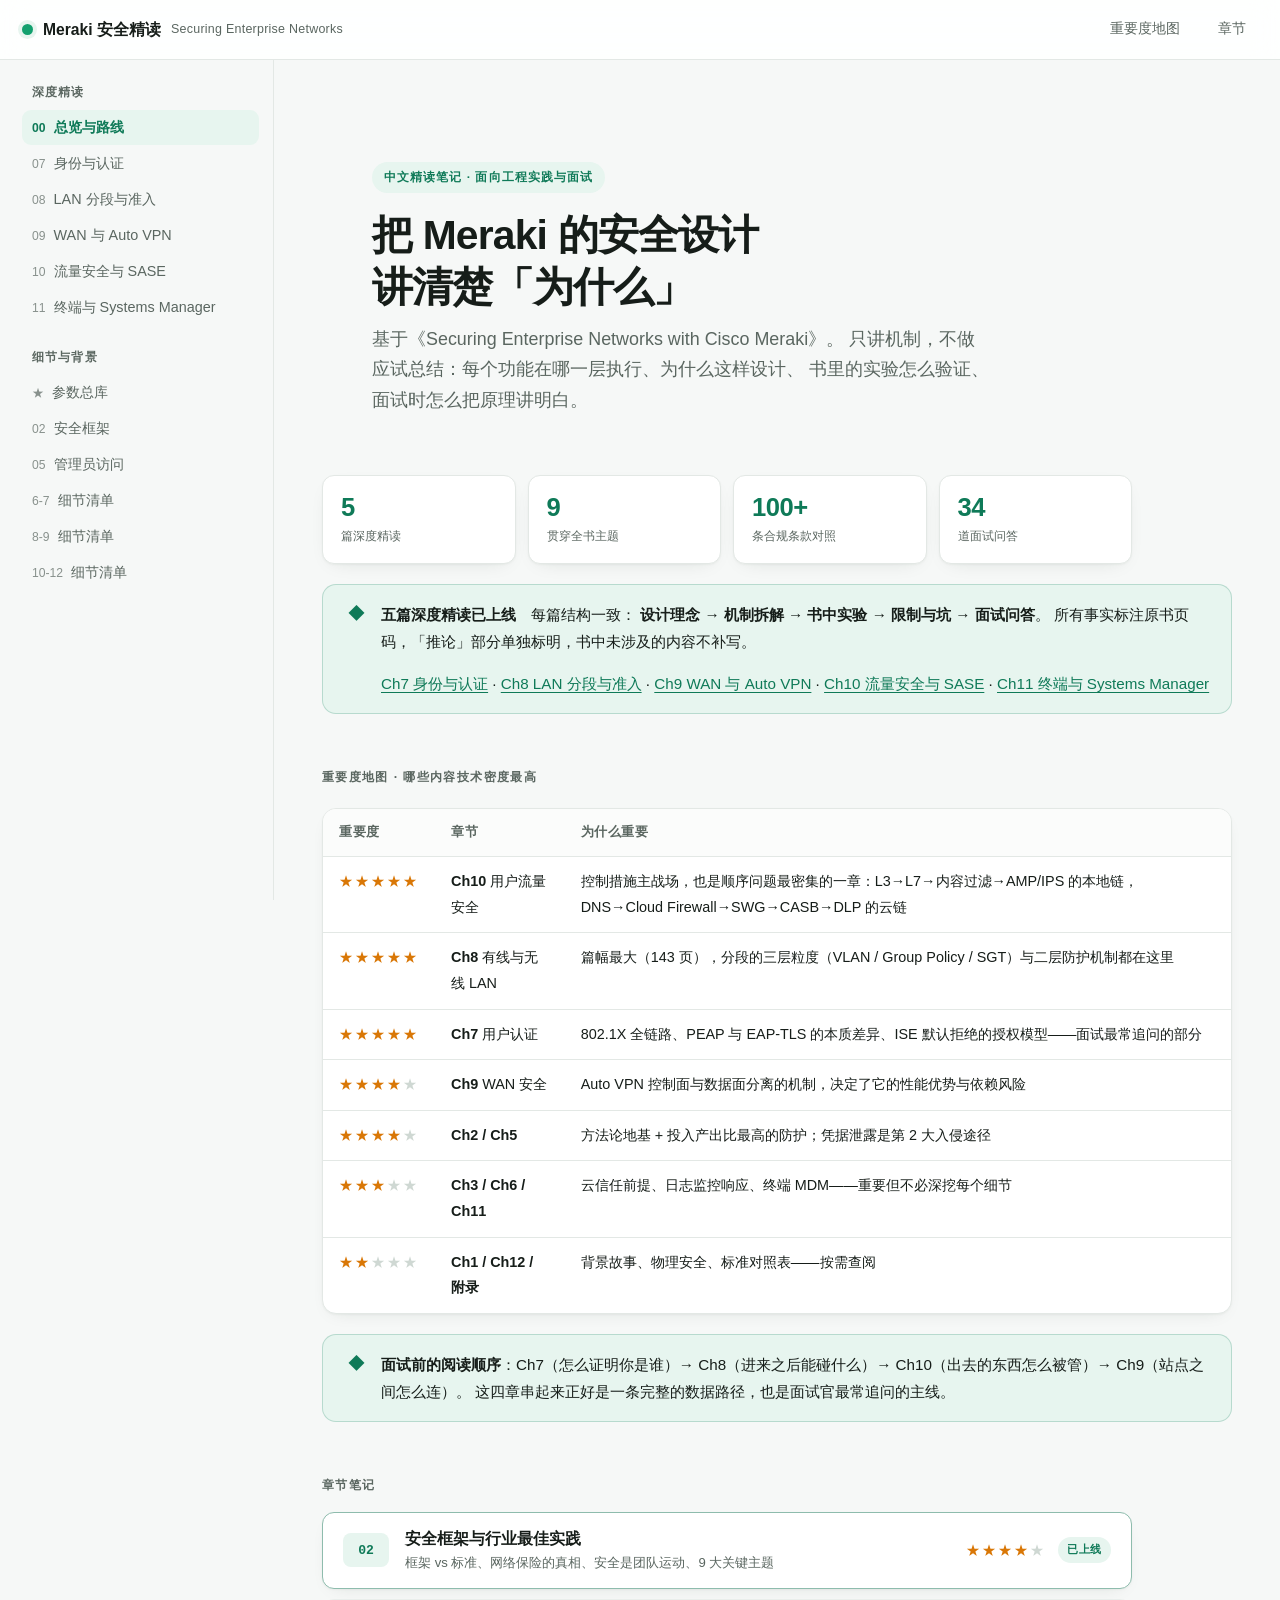
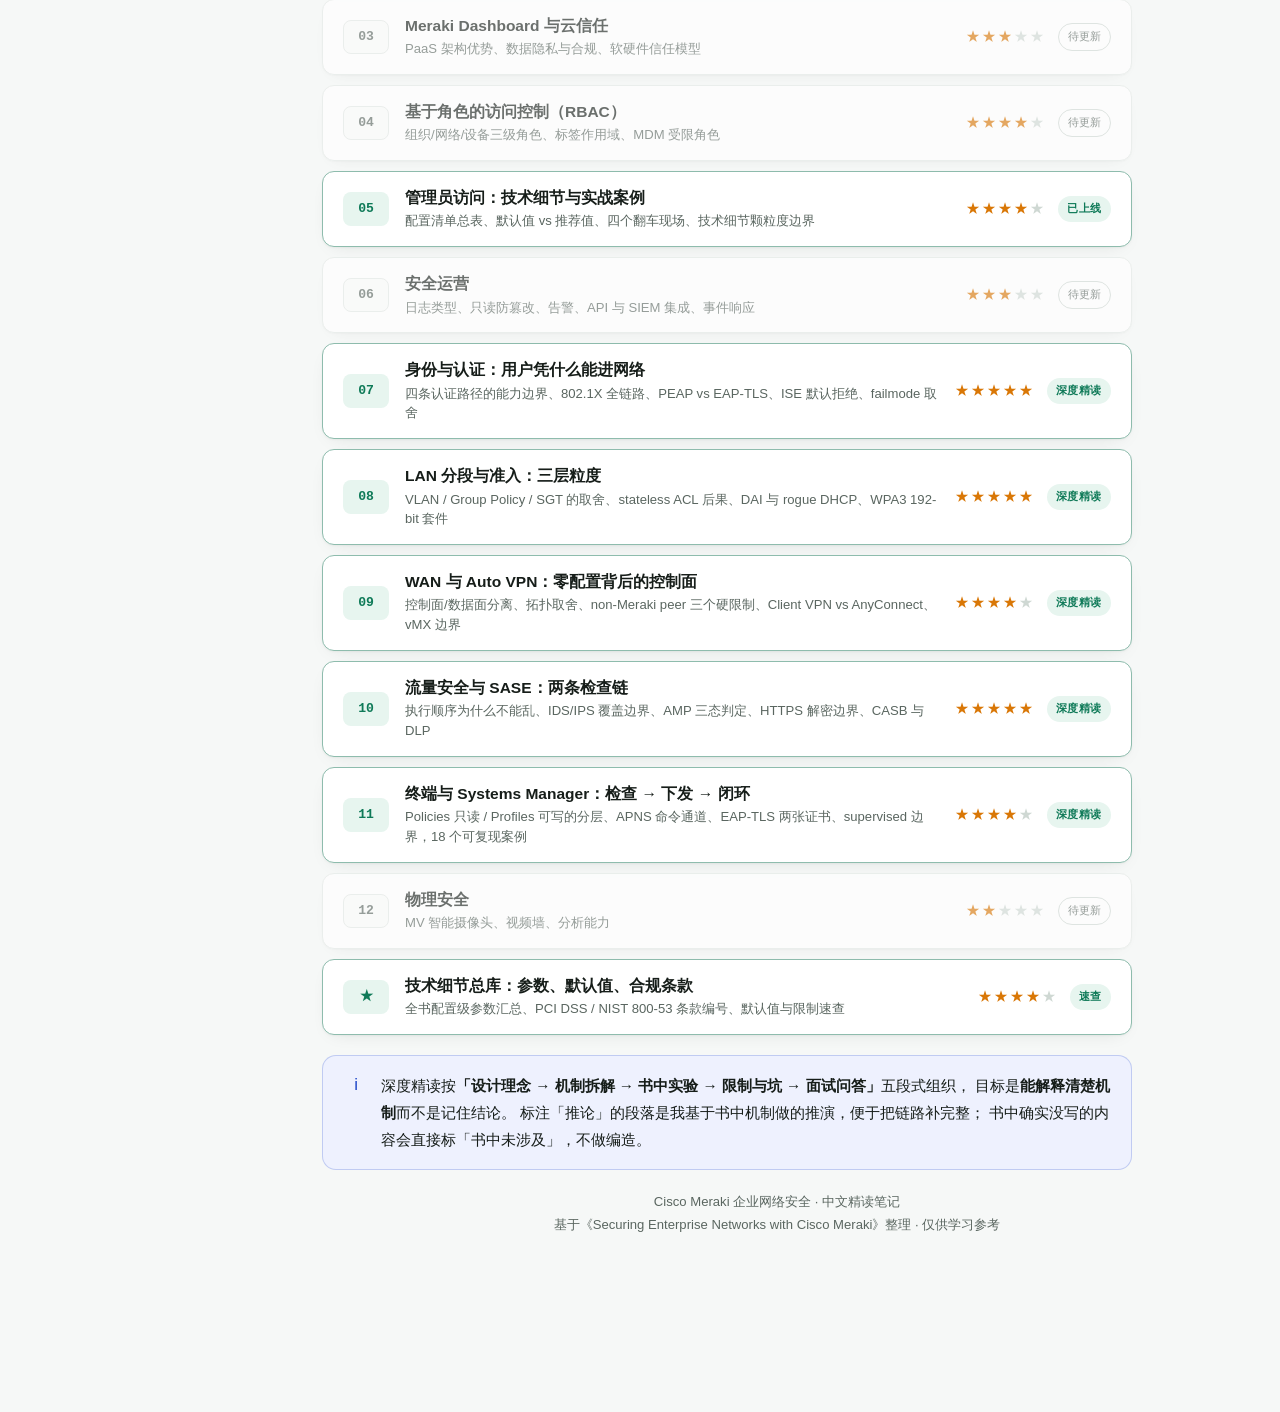
<file: index.html>
<!DOCTYPE html>
<html lang="zh-CN">
<head>
<meta charset="UTF-8">
<meta name="viewport" content="width=device-width, initial-scale=1">
<title>Cisco Meraki 企业网络安全 · 中文精读笔记</title>
<meta name="description" content="《Securing Enterprise Networks with Cisco Meraki》中文精读笔记：核心机制拆解、设计取舍、书中实验复现、限制与坑，面向工程实践与面试准备。">
<link rel="stylesheet" href="assets/style.css">
</head>
<body>
<div id="progress"></div>

<header class="topbar">
  <button class="menu-btn" aria-label="打开目录">☰</button>
  <a class="brand" href="index.html">
    <span class="dot"></span>
    Meraki 安全精读
    <small>Securing Enterprise Networks</small>
  </a>
  <span class="topbar-spacer"></span>
  <a class="topbar-link hide-sm" href="#importance">重要度地图</a>
  <a class="topbar-link" href="#chapters">章节</a>
</header>

<div class="layout">

  <nav class="sidebar">
    <div class="side-group-title">深度精读</div>
    <a class="active" href="index.html"><span class="num">00</span>总览与路线</a>
    <a href="notes/deep-ch07-identity.html"><span class="num">07</span>身份与认证</a>
    <a href="notes/deep-ch08-lan.html"><span class="num">08</span>LAN 分段与准入</a>
    <a href="notes/deep-ch09-wan.html"><span class="num">09</span>WAN 与 Auto VPN</a>
    <a href="notes/deep-ch10-traffic.html"><span class="num">10</span>流量安全与 SASE</a>
    <a href="notes/deep-ch11-endpoint.html"><span class="num">11</span>终端与 Systems Manager</a>
    <div class="side-group-title">细节与背景</div>
    <a href="notes/tech-details.html"><span class="num">★</span>参数总库</a>
    <a href="notes/ch02-frameworks.html"><span class="num">02</span>安全框架</a>
    <a href="notes/ch05-admin-access-details.html"><span class="num">05</span>管理员访问</a>
    <a href="notes/tech-ch06-ch07.html"><span class="num">6-7</span>细节清单</a>
    <a href="notes/tech-ch08-ch09.html"><span class="num">8-9</span>细节清单</a>
    <a href="notes/tech-ch10-ch12.html"><span class="num">10-12</span>细节清单</a>
  </nav>

  <main>
    <div class="hero">
      <div class="eyebrow">中文精读笔记 · 面向工程实践与面试</div>
      <h1>把 Meraki 的安全设计<br>讲清楚「为什么」</h1>
      <p class="lead">
        基于《Securing Enterprise Networks with Cisco Meraki》。
        只讲机制，不做应试总结：每个功能在哪一层执行、为什么这样设计、
        书里的实验怎么验证、面试时怎么把原理讲明白。
      </p>
    </div>

    <div class="stat-row">
      <div class="stat"><div class="n">5</div><div class="l">篇深度精读</div></div>
      <div class="stat"><div class="n">9</div><div class="l">贯穿全书主题</div></div>
      <div class="stat"><div class="n">100+</div><div class="l">条合规条款对照</div></div>
      <div class="stat"><div class="n">34</div><div class="l">道面试问答</div></div>
    </div>

    <div class="callout tip">
      <span class="ico">◆</span>
      <div>
        <p><strong>五篇深度精读已上线</strong>　每篇结构一致：
        <strong>设计理念 → 机制拆解 → 书中实验 → 限制与坑 → 面试问答</strong>。
        所有事实标注原书页码，「推论」部分单独标明，书中未涉及的内容不补写。</p>
        <p style="margin-bottom:0">
          <a href="notes/deep-ch07-identity.html">Ch7 身份与认证</a> ·
          <a href="notes/deep-ch08-lan.html">Ch8 LAN 分段与准入</a> ·
          <a href="notes/deep-ch09-wan.html">Ch9 WAN 与 Auto VPN</a> ·
          <a href="notes/deep-ch10-traffic.html">Ch10 流量安全与 SASE</a> ·
          <a href="notes/deep-ch11-endpoint.html">Ch11 终端与 Systems Manager</a>
        </p>
      </div>
    </div>

    <div class="section-title" id="importance">重要度地图 · 哪些内容技术密度最高</div>
    <div class="table-wrap">
      <table>
        <thead>
          <tr><th>重要度</th><th>章节</th><th>为什么重要</th></tr>
        </thead>
        <tbody>
          <tr>
            <td><span class="stars">★★★★★</span></td>
            <td><strong>Ch10</strong> 用户流量安全</td>
            <td>控制措施主战场，也是顺序问题最密集的一章：L3→L7→内容过滤→AMP/IPS 的本地链，DNS→Cloud Firewall→SWG→CASB→DLP 的云链</td>
          </tr>
          <tr>
            <td><span class="stars">★★★★★</span></td>
            <td><strong>Ch8</strong> 有线与无线 LAN</td>
            <td>篇幅最大（143 页），分段的三层粒度（VLAN / Group Policy / SGT）与二层防护机制都在这里</td>
          </tr>
          <tr>
            <td><span class="stars">★★★★★</span></td>
            <td><strong>Ch7</strong> 用户认证</td>
            <td>802.1X 全链路、PEAP 与 EAP-TLS 的本质差异、ISE 默认拒绝的授权模型——面试最常追问的部分</td>
          </tr>
          <tr>
            <td><span class="stars">★★★★<span class="off">★</span></span></td>
            <td><strong>Ch9</strong> WAN 安全</td>
            <td>Auto VPN 控制面与数据面分离的机制，决定了它的性能优势与依赖风险</td>
          </tr>
          <tr>
            <td><span class="stars">★★★★<span class="off">★</span></span></td>
            <td><strong>Ch2 / Ch5</strong></td>
            <td>方法论地基 + 投入产出比最高的防护；凭据泄露是第 2 大入侵途径</td>
          </tr>
          <tr>
            <td><span class="stars">★★★<span class="off">★★</span></span></td>
            <td><strong>Ch3 / Ch6 / Ch11</strong></td>
            <td>云信任前提、日志监控响应、终端 MDM——重要但不必深挖每个细节</td>
          </tr>
          <tr>
            <td><span class="stars">★★<span class="off">★★★</span></span></td>
            <td><strong>Ch1 / Ch12 / 附录</strong></td>
            <td>背景故事、物理安全、标准对照表——按需查阅</td>
          </tr>
        </tbody>
      </table>
    </div>

    <div class="callout tip">
      <span class="ico">◆</span>
      <div>
        <p><strong>面试前的阅读顺序</strong>：Ch7（怎么证明你是谁）→ Ch8（进来之后能碰什么）→
        Ch10（出去的东西怎么被管）→ Ch9（站点之间怎么连）。
        这四章串起来正好是一条完整的数据路径，也是面试官最常追问的主线。</p>
      </div>
    </div>

    <div class="section-title" id="chapters">章节笔记</div>
    <div class="ch-list">
      <a class="ch-item ready" href="notes/ch02-frameworks.html">
        <span class="idx">02</span>
        <span class="body">
          <span class="t">安全框架与行业最佳实践</span>
          <span class="d">框架 vs 标准、网络保险的真相、安全是团队运动、9 大关键主题</span>
        </span>
        <span class="tail">
          <span class="stars">★★★★<span class="off">★</span></span>
          <span class="badge-ready">已上线</span>
        </span>
      </a>

      <a class="ch-item soon">
        <span class="idx">03</span>
        <span class="body">
          <span class="t">Meraki Dashboard 与云信任</span>
          <span class="d">PaaS 架构优势、数据隐私与合规、软硬件信任模型</span>
        </span>
        <span class="tail"><span class="stars">★★★<span class="off">★★</span></span><span class="badge-soon">待更新</span></span>
      </a>

      <a class="ch-item soon">
        <span class="idx">04</span>
        <span class="body">
          <span class="t">基于角色的访问控制（RBAC）</span>
          <span class="d">组织/网络/设备三级角色、标签作用域、MDM 受限角色</span>
        </span>
        <span class="tail"><span class="stars">★★★★<span class="off">★</span></span><span class="badge-soon">待更新</span></span>
      </a>

      <a class="ch-item ready" href="notes/ch05-admin-access-details.html">
        <span class="idx">05</span>
        <span class="body">
          <span class="t">管理员访问：技术细节与实战案例</span>
          <span class="d">配置清单总表、默认值 vs 推荐值、四个翻车现场、技术细节颗粒度边界</span>
        </span>
        <span class="tail">
          <span class="stars">★★★★<span class="off">★</span></span>
          <span class="badge-ready">已上线</span>
        </span>
      </a>

      <a class="ch-item soon">
        <span class="idx">06</span>
        <span class="body">
          <span class="t">安全运营</span>
          <span class="d">日志类型、只读防篡改、告警、API 与 SIEM 集成、事件响应</span>
        </span>
        <span class="tail"><span class="stars">★★★<span class="off">★★</span></span><span class="badge-soon">待更新</span></span>
      </a>

      <a class="ch-item ready" href="notes/deep-ch07-identity.html">
        <span class="idx">07</span>
        <span class="body">
          <span class="t">身份与认证：用户凭什么能进网络</span>
          <span class="d">四条认证路径的能力边界、802.1X 全链路、PEAP vs EAP-TLS、ISE 默认拒绝、failmode 取舍</span>
        </span>
        <span class="tail">
          <span class="stars">★★★★★</span>
          <span class="badge-ready">深度精读</span>
        </span>
      </a>

      <a class="ch-item ready" href="notes/deep-ch08-lan.html">
        <span class="idx">08</span>
        <span class="body">
          <span class="t">LAN 分段与准入：三层粒度</span>
          <span class="d">VLAN / Group Policy / SGT 的取舍、stateless ACL 后果、DAI 与 rogue DHCP、WPA3 192-bit 套件</span>
        </span>
        <span class="tail">
          <span class="stars">★★★★★</span>
          <span class="badge-ready">深度精读</span>
        </span>
      </a>

      <a class="ch-item ready" href="notes/deep-ch09-wan.html">
        <span class="idx">09</span>
        <span class="body">
          <span class="t">WAN 与 Auto VPN：零配置背后的控制面</span>
          <span class="d">控制面/数据面分离、拓扑取舍、non-Meraki peer 三个硬限制、Client VPN vs AnyConnect、vMX 边界</span>
        </span>
        <span class="tail">
          <span class="stars">★★★★<span class="off">★</span></span>
          <span class="badge-ready">深度精读</span>
        </span>
      </a>

      <a class="ch-item ready" href="notes/deep-ch10-traffic.html">
        <span class="idx">10</span>
        <span class="body">
          <span class="t">流量安全与 SASE：两条检查链</span>
          <span class="d">执行顺序为什么不能乱、IDS/IPS 覆盖边界、AMP 三态判定、HTTPS 解密边界、CASB 与 DLP</span>
        </span>
        <span class="tail">
          <span class="stars">★★★★★</span>
          <span class="badge-ready">深度精读</span>
        </span>
      </a>

      <a class="ch-item ready" href="notes/deep-ch11-endpoint.html">
        <span class="idx">11</span>
        <span class="body">
          <span class="t">终端与 Systems Manager：检查 → 下发 → 闭环</span>
          <span class="d">Policies 只读 / Profiles 可写的分层、APNS 命令通道、EAP-TLS 两张证书、supervised 边界，18 个可复现案例</span>
        </span>
        <span class="tail">
          <span class="stars">★★★★<span class="off">★</span></span>
          <span class="badge-ready">深度精读</span>
        </span>
      </a>

      <a class="ch-item soon">
        <span class="idx">12</span>
        <span class="body">
          <span class="t">物理安全</span>
          <span class="d">MV 智能摄像头、视频墙、分析能力</span>
        </span>
        <span class="tail"><span class="stars">★★<span class="off">★★★</span></span><span class="badge-soon">待更新</span></span>
      </a>

      <a class="ch-item ready" href="notes/tech-details.html">
        <span class="idx">★</span>
        <span class="body">
          <span class="t">技术细节总库：参数、默认值、合规条款</span>
          <span class="d">全书配置级参数汇总、PCI DSS / NIST 800-53 条款编号、默认值与限制速查</span>
        </span>
        <span class="tail">
          <span class="stars">★★★★<span class="off">★</span></span>
          <span class="badge-ready">速查</span>
        </span>
      </a>
    </div>

    <div class="callout info" style="max-width:810px">
      <span class="ico">i</span>
      <div>
        <p>深度精读按<strong>「设计理念 → 机制拆解 → 书中实验 → 限制与坑 → 面试问答」</strong>五段式组织，
        目标是<strong>能解释清楚机制</strong>而不是记住结论。
        标注「推论」的段落是我基于书中机制做的推演，便于把链路补完整；
        书中确实没写的内容会直接标「书中未涉及」，不做编造。</p>
      </div>
    </div>

    <footer>
      <p>Cisco Meraki 企业网络安全 · 中文精读笔记<br>
      基于《Securing Enterprise Networks with Cisco Meraki》整理 · 仅供学习参考</p>
    </footer>
  </main>
</div>

<div id="overlay"></div>
<script src="assets/app.js"></script>
</body>
</html>
</file>
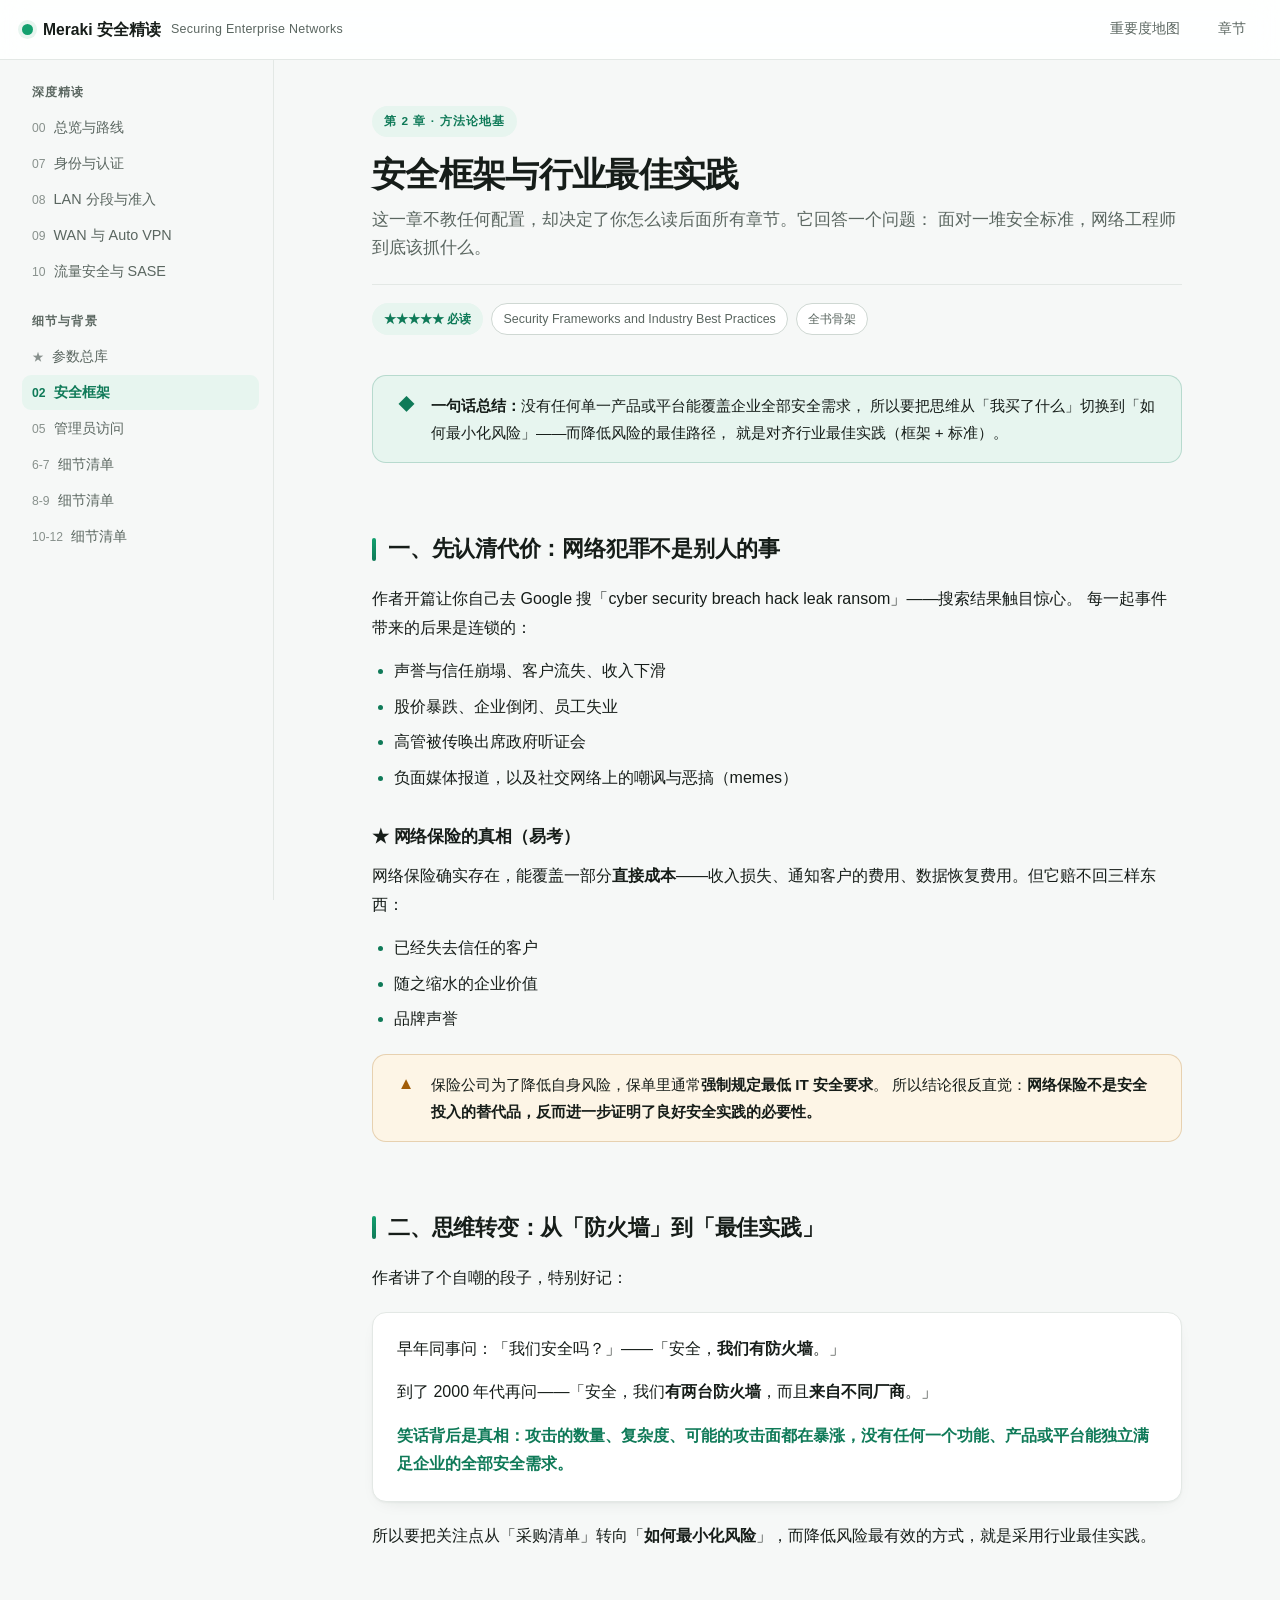
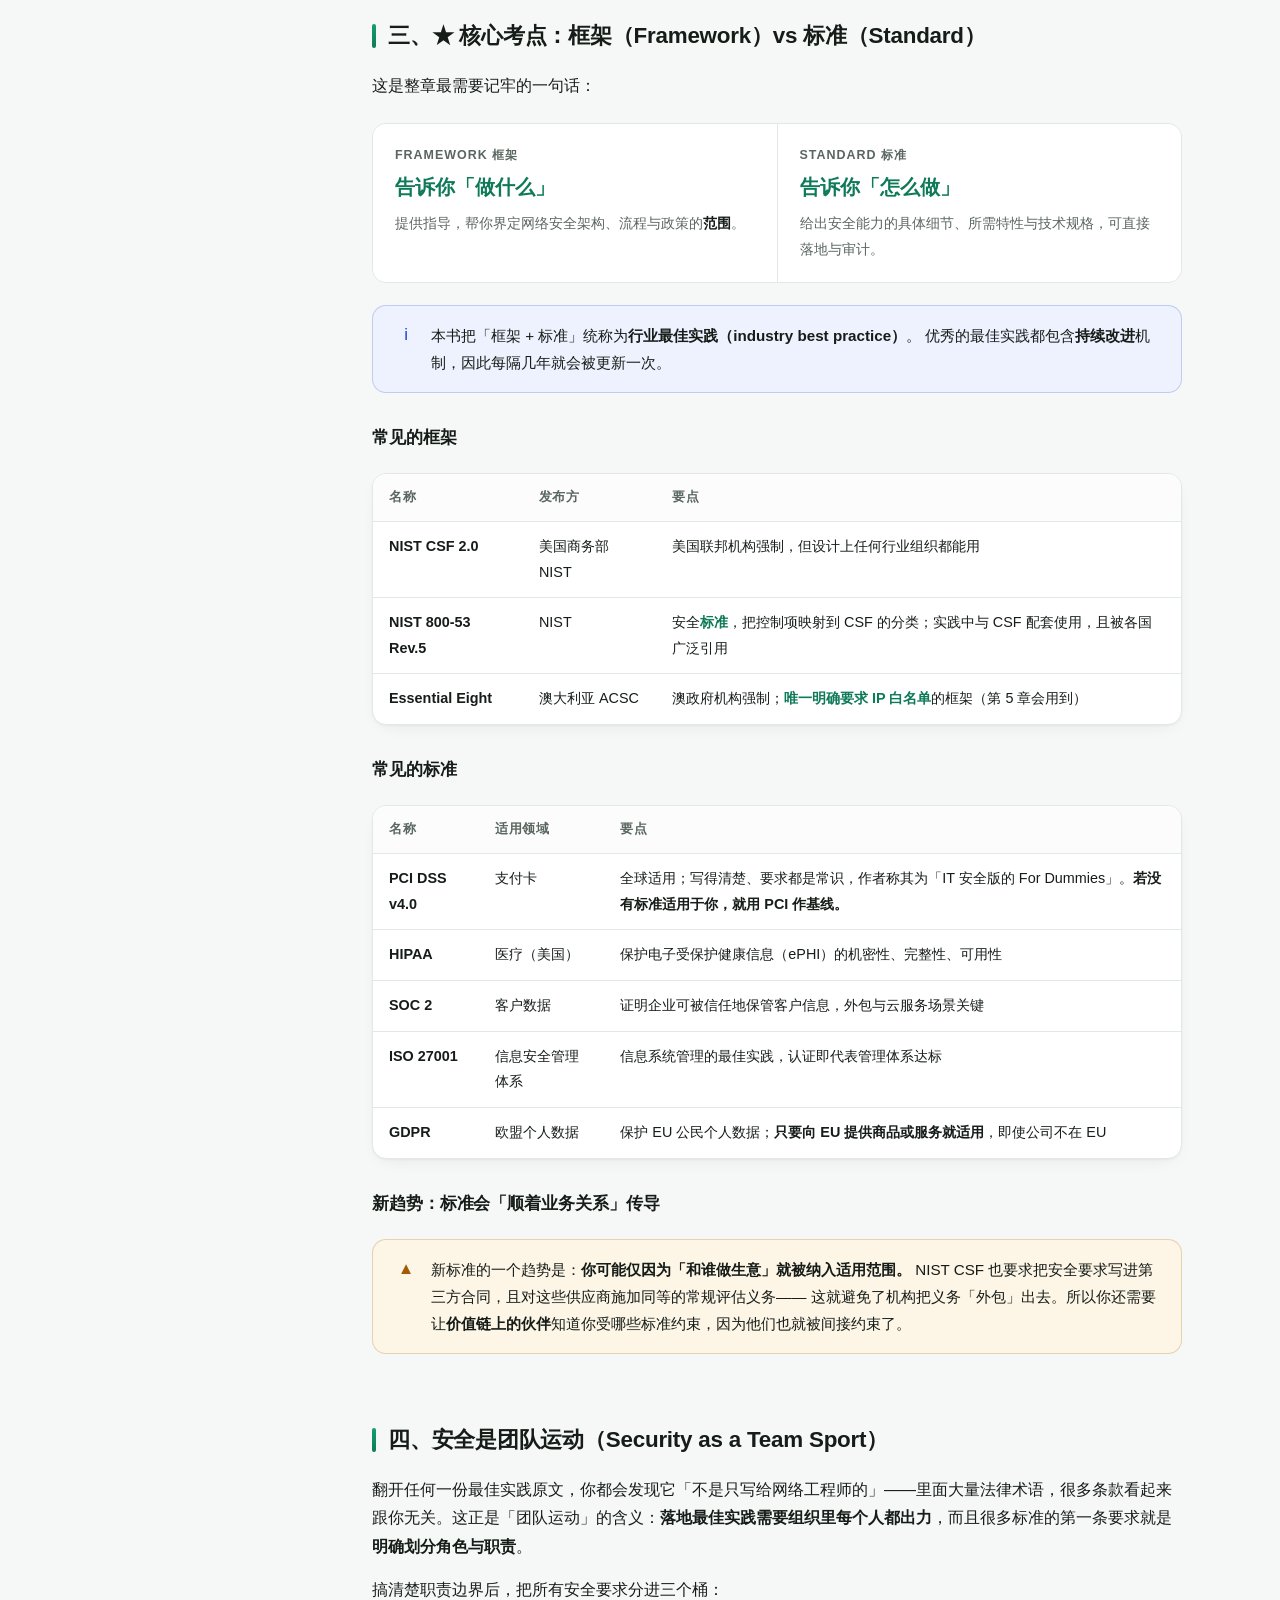
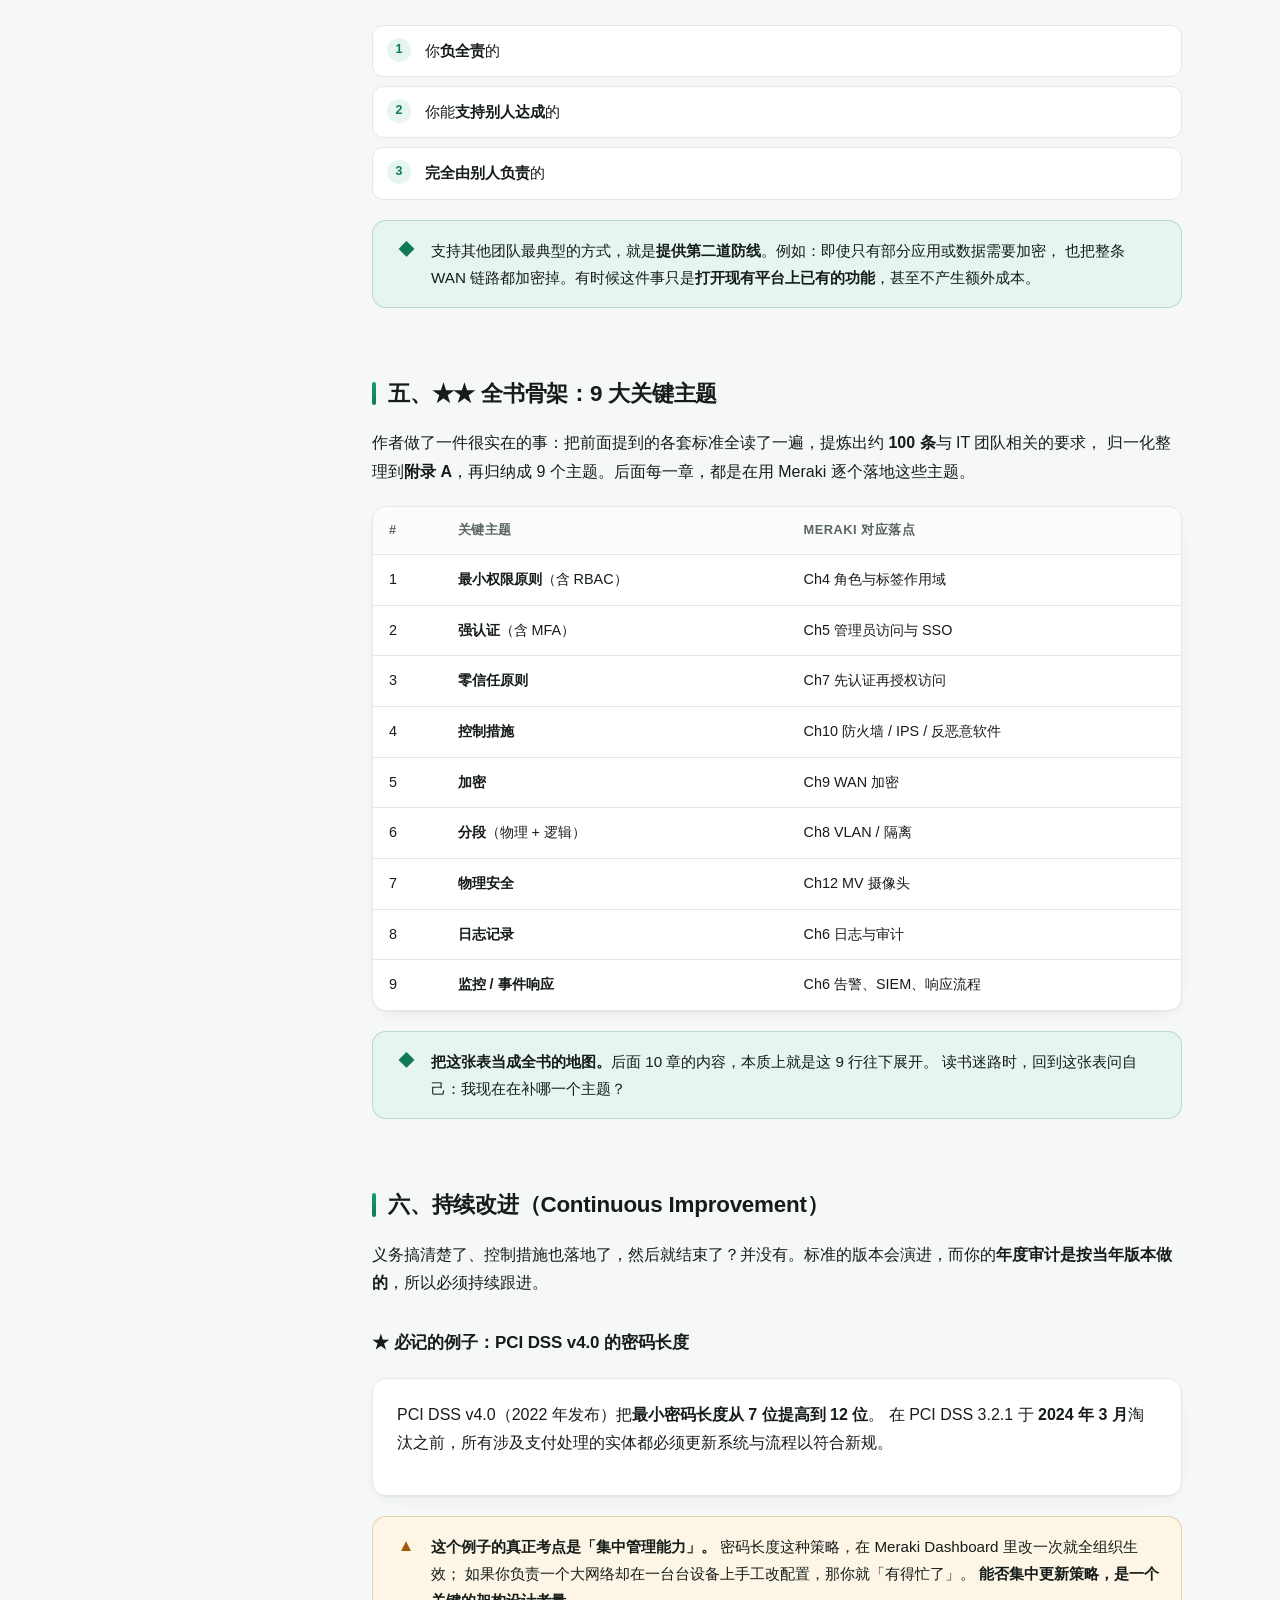
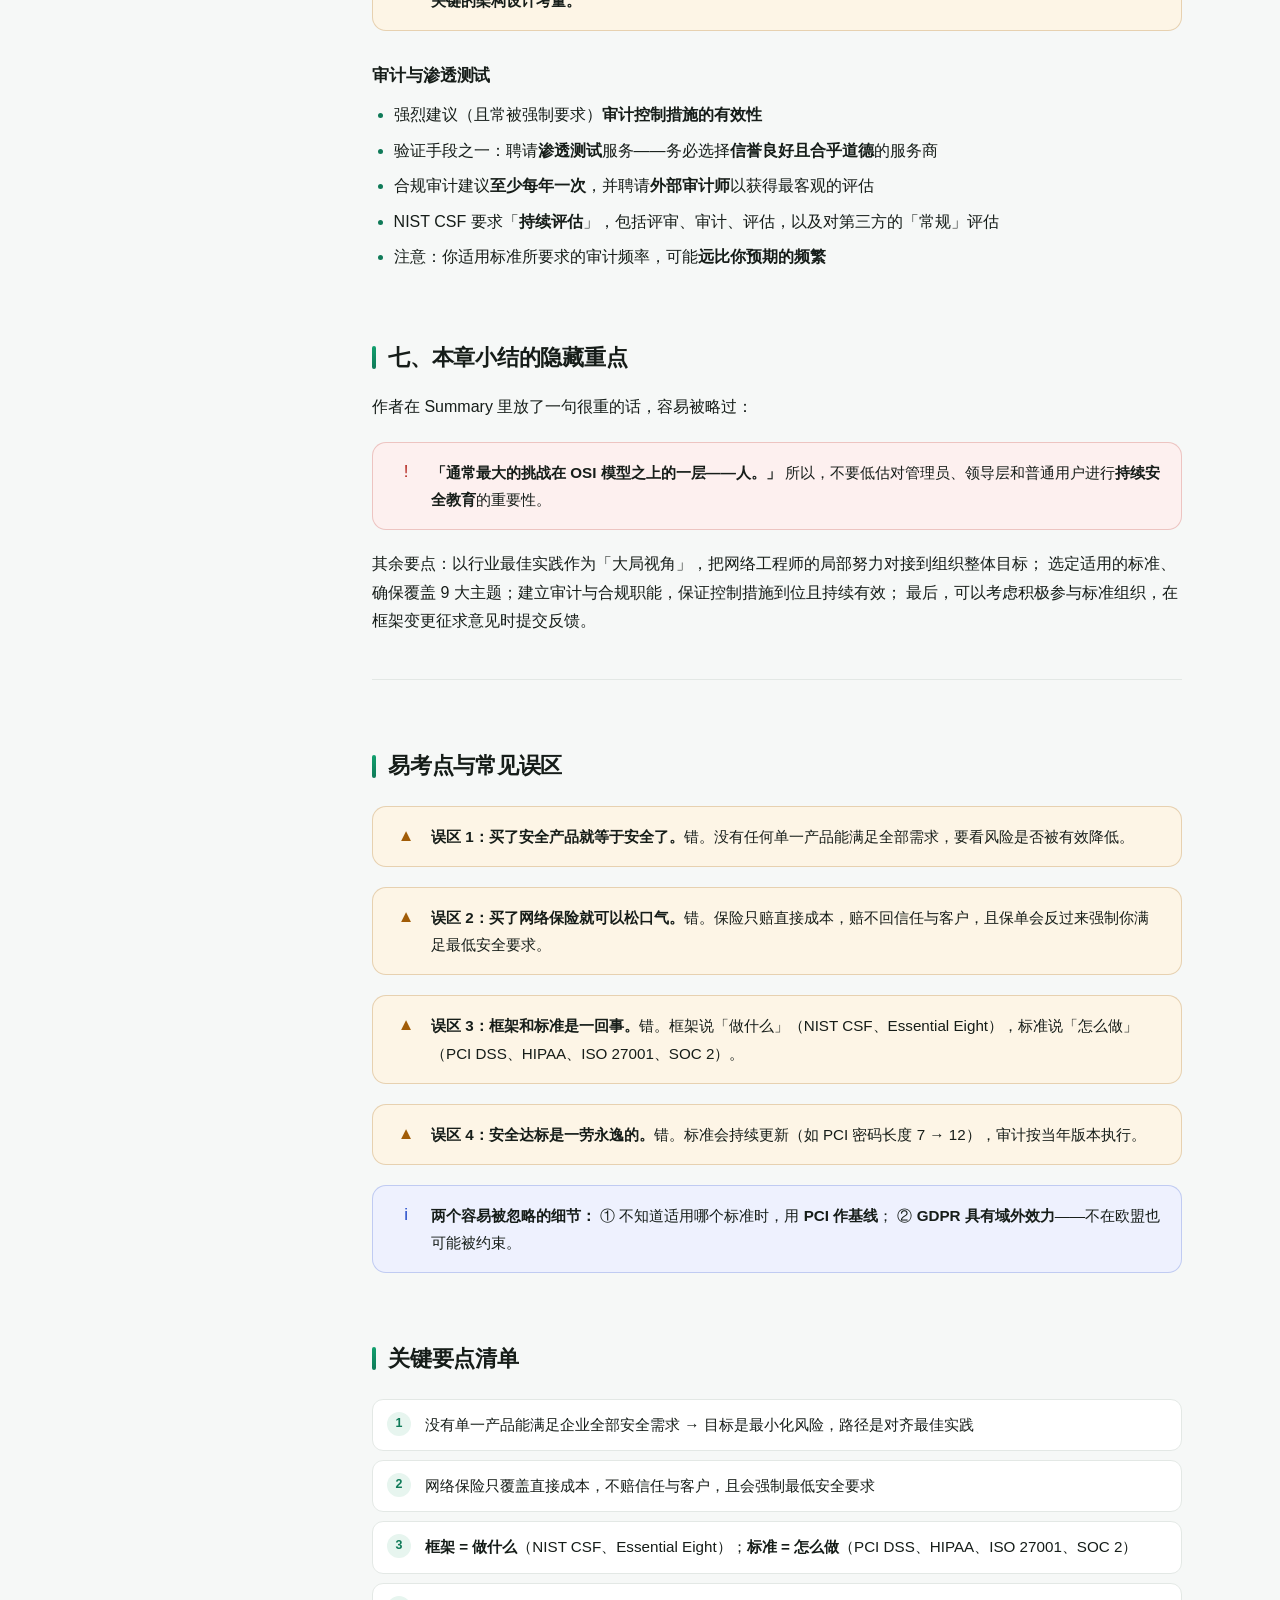
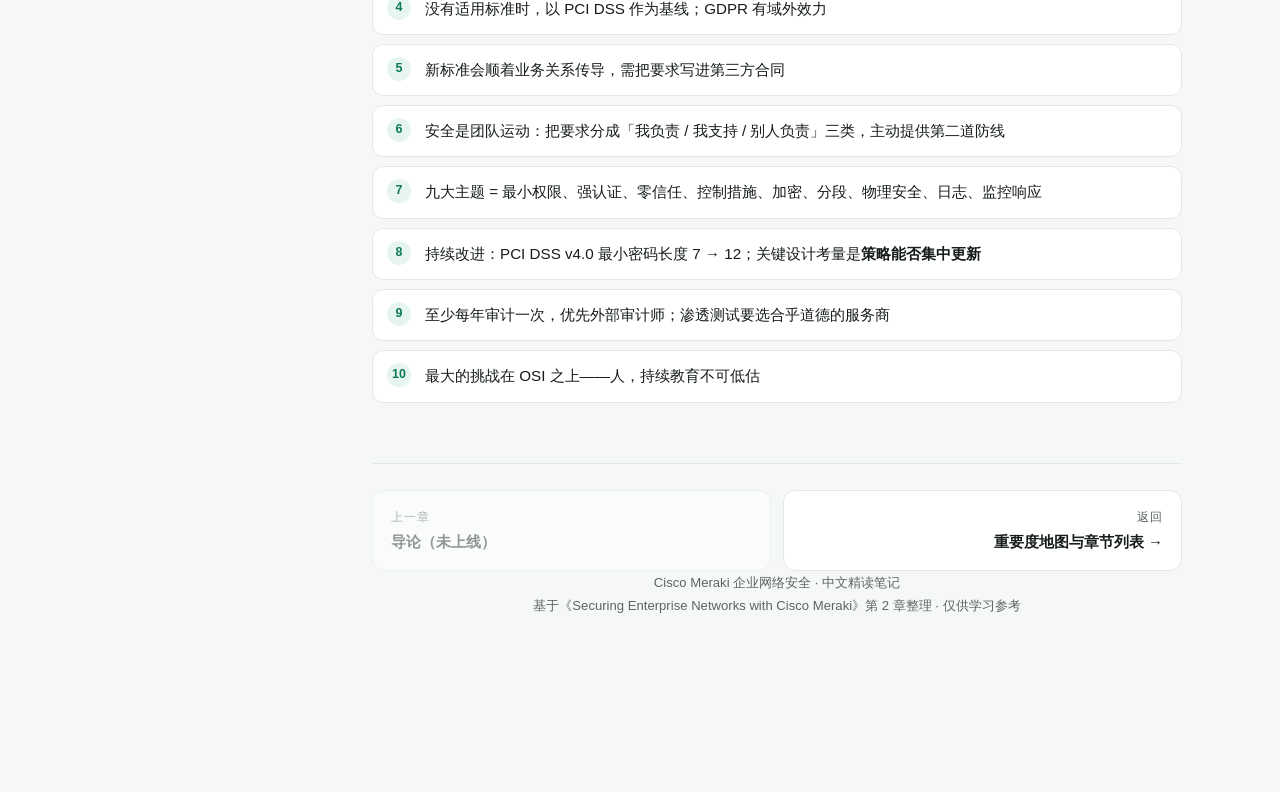
<file: notes/ch02-frameworks.html>
<!DOCTYPE html>
<html lang="zh-CN">
<head>
<meta charset="UTF-8">
<meta name="viewport" content="width=device-width, initial-scale=1">
<title>Ch2 安全框架与行业最佳实践 · Meraki 安全精读</title>
<meta name="description" content="第 2 章笔记：框架 vs 标准、网络保险的真相、安全是团队运动、9 大关键主题与持续改进。">
<link rel="stylesheet" href="../assets/style.css">
</head>
<body>
<div id="progress"></div>

<header class="topbar">
  <button class="menu-btn" aria-label="打开目录">☰</button>
  <a class="brand" href="../index.html">
    <span class="dot"></span>
    Meraki 安全精读
    <small>Securing Enterprise Networks</small>
  </a>
  <span class="topbar-spacer"></span>
  <a class="topbar-link hide-sm" href="../index.html#importance">重要度地图</a>
  <a class="topbar-link" href="../index.html#chapters">章节</a>
</header>

<div class="layout">

  <nav class="sidebar">
    <div class="side-group-title">深度精读</div>
    <a href="../index.html"><span class="num">00</span>总览与路线</a>
    <a href="deep-ch07-identity.html"><span class="num">07</span>身份与认证</a>
    <a href="deep-ch08-lan.html"><span class="num">08</span>LAN 分段与准入</a>
    <a href="deep-ch09-wan.html"><span class="num">09</span>WAN 与 Auto VPN</a>
    <a href="deep-ch10-traffic.html"><span class="num">10</span>流量安全与 SASE</a>
    <div class="side-group-title">细节与背景</div>
    <a href="tech-details.html"><span class="num">★</span>参数总库</a>
    <a class="active" href="ch02-frameworks.html"><span class="num">02</span>安全框架</a>
    <a href="ch05-admin-access-details.html"><span class="num">05</span>管理员访问</a>
    <a href="tech-ch06-ch07.html"><span class="num">6-7</span>细节清单</a>
    <a href="tech-ch08-ch09.html"><span class="num">8-9</span>细节清单</a>
    <a href="tech-ch10-ch12.html"><span class="num">10-12</span>细节清单</a>
  </nav>

  <main>
  <article class="content">

    <div class="chapter-head">
      <div class="eyebrow">第 2 章 · 方法论地基</div>
      <h1>安全框架与行业最佳实践</h1>
      <p class="subtitle">
        这一章不教任何配置，却决定了你怎么读后面所有章节。它回答一个问题：
        面对一堆安全标准，网络工程师到底该抓什么。
      </p>
      <div class="meta-row">
        <span class="chip strong">★★★★★ 必读</span>
        <span class="chip">Security Frameworks and Industry Best Practices</span>
        <span class="chip">全书骨架</span>
      </div>
    </div>

    <div class="callout tip">
      <span class="ico">◆</span>
      <div>
        <p><strong>一句话总结：</strong>没有任何单一产品或平台能覆盖企业全部安全需求，
        所以要把思维从「我买了什么」切换到「如何最小化风险」——而降低风险的最佳路径，
        就是对齐行业最佳实践（框架 + 标准）。</p>
      </div>
    </div>

    <h2>一、先认清代价：网络犯罪不是别人的事</h2>

    <p>作者开篇让你自己去 Google 搜「cyber security breach hack leak ransom」——搜索结果触目惊心。
    每一起事件带来的后果是连锁的：</p>

    <ul>
      <li>声誉与信任崩塌、客户流失、收入下滑</li>
      <li>股价暴跌、企业倒闭、员工失业</li>
      <li>高管被传唤出席政府听证会</li>
      <li>负面媒体报道，以及社交网络上的嘲讽与恶搞（memes）</li>
    </ul>

    <h3>★ 网络保险的真相（易考）</h3>

    <p>网络保险确实存在，能覆盖一部分<strong>直接成本</strong>——收入损失、通知客户的费用、数据恢复费用。但它赔不回三样东西：</p>

    <ul>
      <li>已经失去信任的客户</li>
      <li>随之缩水的企业价值</li>
      <li>品牌声誉</li>
    </ul>

    <div class="callout warn">
      <span class="ico">▲</span>
      <div>
        <p>保险公司为了降低自身风险，保单里通常<strong>强制规定最低 IT 安全要求</strong>。
        所以结论很反直觉：<strong>网络保险不是安全投入的替代品，反而进一步证明了良好安全实践的必要性。</strong></p>
      </div>
    </div>

    <h2>二、思维转变：从「防火墙」到「最佳实践」</h2>

    <p>作者讲了个自嘲的段子，特别好记：</p>

    <div class="card">
      <p>早年同事问：「我们安全吗？」——「安全，<strong>我们有防火墙</strong>。」</p>
      <p>到了 2000 年代再问——「安全，我们<strong>有两台防火墙</strong>，而且<strong>来自不同厂商</strong>。」</p>
      <p style="margin-bottom:0"><em>笑话背后是真相：攻击的数量、复杂度、可能的攻击面都在暴涨，没有任何一个功能、产品或平台能独立满足企业的全部安全需求。</em></p>
    </div>

    <p>所以要把关注点从「采购清单」转向「<strong>如何最小化风险</strong>」，而降低风险最有效的方式，就是采用行业最佳实践。</p>

    <h2>三、★ 核心考点：框架（Framework）vs 标准（Standard）</h2>

    <p>这是整章最需要记牢的一句话：</p>

    <div class="vs">
      <div>
        <div class="vs-title">Framework 框架</div>
        <div class="vs-main">告诉你「做什么」</div>
        <p>提供指导，帮你界定网络安全架构、流程与政策的<strong>范围</strong>。</p>
      </div>
      <div>
        <div class="vs-title">Standard 标准</div>
        <div class="vs-main">告诉你「怎么做」</div>
        <p>给出安全能力的具体细节、所需特性与技术规格，可直接落地与审计。</p>
      </div>
    </div>

    <div class="callout info">
      <span class="ico">i</span>
      <div>
        <p>本书把「框架 + 标准」统称为<strong>行业最佳实践（industry best practice）</strong>。
        优秀的最佳实践都包含<strong>持续改进</strong>机制，因此每隔几年就会被更新一次。</p>
      </div>
    </div>

    <h3>常见的框架</h3>

    <div class="table-wrap">
      <table>
        <thead><tr><th>名称</th><th>发布方</th><th>要点</th></tr></thead>
        <tbody>
          <tr>
            <td><strong>NIST CSF 2.0</strong></td>
            <td>美国商务部 NIST</td>
            <td>美国联邦机构强制，但设计上任何行业组织都能用</td>
          </tr>
          <tr>
            <td><strong>NIST 800-53 Rev.5</strong></td>
            <td>NIST</td>
            <td>安全<em>标准</em>，把控制项映射到 CSF 的分类；实践中与 CSF 配套使用，且被各国广泛引用</td>
          </tr>
          <tr>
            <td><strong>Essential Eight</strong></td>
            <td>澳大利亚 ACSC</td>
            <td>澳政府机构强制；<em>唯一明确要求 IP 白名单</em>的框架（第 5 章会用到）</td>
          </tr>
        </tbody>
      </table>
    </div>

    <h3>常见的标准</h3>

    <div class="table-wrap">
      <table>
        <thead><tr><th>名称</th><th>适用领域</th><th>要点</th></tr></thead>
        <tbody>
          <tr>
            <td><strong>PCI DSS v4.0</strong></td>
            <td>支付卡</td>
            <td>全球适用；写得清楚、要求都是常识，作者称其为「IT 安全版的 For Dummies」。<strong>若没有标准适用于你，就用 PCI 作基线。</strong></td>
          </tr>
          <tr>
            <td><strong>HIPAA</strong></td>
            <td>医疗（美国）</td>
            <td>保护电子受保护健康信息（ePHI）的机密性、完整性、可用性</td>
          </tr>
          <tr>
            <td><strong>SOC 2</strong></td>
            <td>客户数据</td>
            <td>证明企业可被信任地保管客户信息，外包与云服务场景关键</td>
          </tr>
          <tr>
            <td><strong>ISO 27001</strong></td>
            <td>信息安全管理体系</td>
            <td>信息系统管理的最佳实践，认证即代表管理体系达标</td>
          </tr>
          <tr>
            <td><strong>GDPR</strong></td>
            <td>欧盟个人数据</td>
            <td>保护 EU 公民个人数据；<strong>只要向 EU 提供商品或服务就适用</strong>，即使公司不在 EU</td>
          </tr>
        </tbody>
      </table>
    </div>

    <h3>新趋势：标准会「顺着业务关系」传导</h3>

    <div class="callout warn">
      <span class="ico">▲</span>
      <div>
        <p>新标准的一个趋势是：<strong>你可能仅因为「和谁做生意」就被纳入适用范围。</strong>
        NIST CSF 也要求把安全要求写进第三方合同，且对这些供应商施加同等的常规评估义务——
        这就避免了机构把义务「外包」出去。所以你还需要让<strong>价值链上的伙伴</strong>知道你受哪些标准约束，因为他们也就被间接约束了。</p>
      </div>
    </div>

    <h2>四、安全是团队运动（Security as a Team Sport）</h2>

    <p>翻开任何一份最佳实践原文，你都会发现它「不是只写给网络工程师的」——里面大量法律术语，很多条款看起来跟你无关。这正是「团队运动」的含义：<strong>落地最佳实践需要组织里每个人都出力</strong>，而且很多标准的第一条要求就是<strong>明确划分角色与职责</strong>。</p>

    <p>搞清楚职责边界后，把所有安全要求分进三个桶：</p>

    <ol class="keypoints">
      <li>你<strong>负全责</strong>的</li>
      <li>你能<strong>支持别人达成</strong>的</li>
      <li><strong>完全由别人负责</strong>的</li>
    </ol>

    <div class="callout tip">
      <span class="ico">◆</span>
      <div>
        <p>支持其他团队最典型的方式，就是<strong>提供第二道防线</strong>。例如：即使只有部分应用或数据需要加密，
        也把整条 WAN 链路都加密掉。有时候这件事只是<strong>打开现有平台上已有的功能</strong>，甚至不产生额外成本。</p>
      </div>
    </div>

    <h2>五、★★ 全书骨架：9 大关键主题</h2>

    <p>作者做了一件很实在的事：把前面提到的各套标准全读了一遍，提炼出约 <strong>100 条</strong>与 IT 团队相关的要求，
    归一化整理到<strong>附录 A</strong>，再归纳成 9 个主题。后面每一章，都是在用 Meraki 逐个落地这些主题。</p>

    <div class="table-wrap">
      <table>
        <thead><tr><th>#</th><th>关键主题</th><th>Meraki 对应落点</th></tr></thead>
        <tbody>
          <tr><td>1</td><td><strong>最小权限原则</strong>（含 RBAC）</td><td>Ch4 角色与标签作用域</td></tr>
          <tr><td>2</td><td><strong>强认证</strong>（含 MFA）</td><td>Ch5 管理员访问与 SSO</td></tr>
          <tr><td>3</td><td><strong>零信任原则</strong></td><td>Ch7 先认证再授权访问</td></tr>
          <tr><td>4</td><td><strong>控制措施</strong></td><td>Ch10 防火墙 / IPS / 反恶意软件</td></tr>
          <tr><td>5</td><td><strong>加密</strong></td><td>Ch9 WAN 加密</td></tr>
          <tr><td>6</td><td><strong>分段</strong>（物理 + 逻辑）</td><td>Ch8 VLAN / 隔离</td></tr>
          <tr><td>7</td><td><strong>物理安全</strong></td><td>Ch12 MV 摄像头</td></tr>
          <tr><td>8</td><td><strong>日志记录</strong></td><td>Ch6 日志与审计</td></tr>
          <tr><td>9</td><td><strong>监控 / 事件响应</strong></td><td>Ch6 告警、SIEM、响应流程</td></tr>
        </tbody>
      </table>
    </div>

    <div class="callout tip">
      <span class="ico">◆</span>
      <div>
        <p><strong>把这张表当成全书的地图。</strong>后面 10 章的内容，本质上就是这 9 行往下展开。
        读书迷路时，回到这张表问自己：我现在在补哪一个主题？</p>
      </div>
    </div>

    <h2>六、持续改进（Continuous Improvement）</h2>

    <p>义务搞清楚了、控制措施也落地了，然后就结束了？并没有。标准的版本会演进，而你的<strong>年度审计是按当年版本做的</strong>，所以必须持续跟进。</p>

    <h3>★ 必记的例子：PCI DSS v4.0 的密码长度</h3>

    <div class="card">
      <p>PCI DSS v4.0（2022 年发布）把<strong>最小密码长度从 7 位提高到 12 位</strong>。
      在 PCI DSS 3.2.1 于 <strong>2024 年 3 月</strong>淘汰之前，所有涉及支付处理的实体都必须更新系统与流程以符合新规。</p>
    </div>

    <div class="callout warn">
      <span class="ico">▲</span>
      <div>
        <p><strong>这个例子的真正考点是「集中管理能力」。</strong>
        密码长度这种策略，在 Meraki Dashboard 里改一次就全组织生效；
        如果你负责一个大网络却在一台台设备上手工改配置，那你就「有得忙了」。
        <strong>能否集中更新策略，是一个关键的架构设计考量。</strong></p>
      </div>
    </div>

    <h3>审计与渗透测试</h3>

    <ul>
      <li>强烈建议（且常被强制要求）<strong>审计控制措施的有效性</strong></li>
      <li>验证手段之一：聘请<strong>渗透测试</strong>服务——务必选择<strong>信誉良好且合乎道德</strong>的服务商</li>
      <li>合规审计建议<strong>至少每年一次</strong>，并聘请<strong>外部审计师</strong>以获得最客观的评估</li>
      <li>NIST CSF 要求「<strong>持续评估</strong>」，包括评审、审计、评估，以及对第三方的「常规」评估</li>
      <li>注意：你适用标准所要求的审计频率，可能<strong>远比你预期的频繁</strong></li>
    </ul>

    <h2>七、本章小结的隐藏重点</h2>

    <p>作者在 Summary 里放了一句很重的话，容易被略过：</p>

    <div class="callout danger">
      <span class="ico">!</span>
      <div>
        <p><strong>「通常最大的挑战在 OSI 模型之上的一层——人。」</strong>
        所以，不要低估对管理员、领导层和普通用户进行<strong>持续安全教育</strong>的重要性。</p>
      </div>
    </div>

    <p>其余要点：以行业最佳实践作为「大局视角」，把网络工程师的局部努力对接到组织整体目标；
    选定适用的标准、确保覆盖 9 大主题；建立审计与合规职能，保证控制措施到位且持续有效；
    最后，可以考虑积极参与标准组织，在框架变更征求意见时提交反馈。</p>

    <hr>

    <h2>易考点与常见误区</h2>

    <div class="callout warn">
      <span class="ico">▲</span>
      <div>
        <p><strong>误区 1：买了安全产品就等于安全了。</strong>错。没有任何单一产品能满足全部需求，要看风险是否被有效降低。</p>
      </div>
    </div>

    <div class="callout warn">
      <span class="ico">▲</span>
      <div>
        <p><strong>误区 2：买了网络保险就可以松口气。</strong>错。保险只赔直接成本，赔不回信任与客户，且保单会反过来强制你满足最低安全要求。</p>
      </div>
    </div>

    <div class="callout warn">
      <span class="ico">▲</span>
      <div>
        <p><strong>误区 3：框架和标准是一回事。</strong>错。框架说「做什么」（NIST CSF、Essential Eight），标准说「怎么做」（PCI DSS、HIPAA、ISO 27001、SOC 2）。</p>
      </div>
    </div>

    <div class="callout warn">
      <span class="ico">▲</span>
      <div>
        <p><strong>误区 4：安全达标是一劳永逸的。</strong>错。标准会持续更新（如 PCI 密码长度 7 → 12），审计按当年版本执行。</p>
      </div>
    </div>

    <div class="callout info">
      <span class="ico">i</span>
      <div>
        <p><strong>两个容易被忽略的细节：</strong>
        ① 不知道适用哪个标准时，用 <strong>PCI 作基线</strong>；
        ② <strong>GDPR 具有域外效力</strong>——不在欧盟也可能被约束。</p>
      </div>
    </div>

    <h2>关键要点清单</h2>

    <ol class="keypoints">
      <li>没有单一产品能满足企业全部安全需求 → 目标是最小化风险，路径是对齐最佳实践</li>
      <li>网络保险只覆盖直接成本，不赔信任与客户，且会强制最低安全要求</li>
      <li><strong>框架 = 做什么</strong>（NIST CSF、Essential Eight）；<strong>标准 = 怎么做</strong>（PCI DSS、HIPAA、ISO 27001、SOC 2）</li>
      <li>没有适用标准时，以 PCI DSS 作为基线；GDPR 有域外效力</li>
      <li>新标准会顺着业务关系传导，需把要求写进第三方合同</li>
      <li>安全是团队运动：把要求分成「我负责 / 我支持 / 别人负责」三类，主动提供第二道防线</li>
      <li>九大主题 = 最小权限、强认证、零信任、控制措施、加密、分段、物理安全、日志、监控响应</li>
      <li>持续改进：PCI DSS v4.0 最小密码长度 7 → 12；关键设计考量是<strong>策略能否集中更新</strong></li>
      <li>至少每年审计一次，优先外部审计师；渗透测试要选合乎道德的服务商</li>
      <li>最大的挑战在 OSI 之上——人，持续教育不可低估</li>
    </ol>

    <div class="pager">
      <a class="disabled">
        <span class="dir">上一章</span>
        <span class="ttl">导论（未上线）</span>
      </a>
      <a class="next" href="../index.html">
        <span class="dir">返回</span>
        <span class="ttl">重要度地图与章节列表 →</span>
      </a>
    </div>

  </article>

  <footer>
    <p>Cisco Meraki 企业网络安全 · 中文精读笔记<br>
    基于《Securing Enterprise Networks with Cisco Meraki》第 2 章整理 · 仅供学习参考</p>
  </footer>
  </main>
</div>

<div id="overlay"></div>
<script src="../assets/app.js"></script>
</body>
</html>
</file>
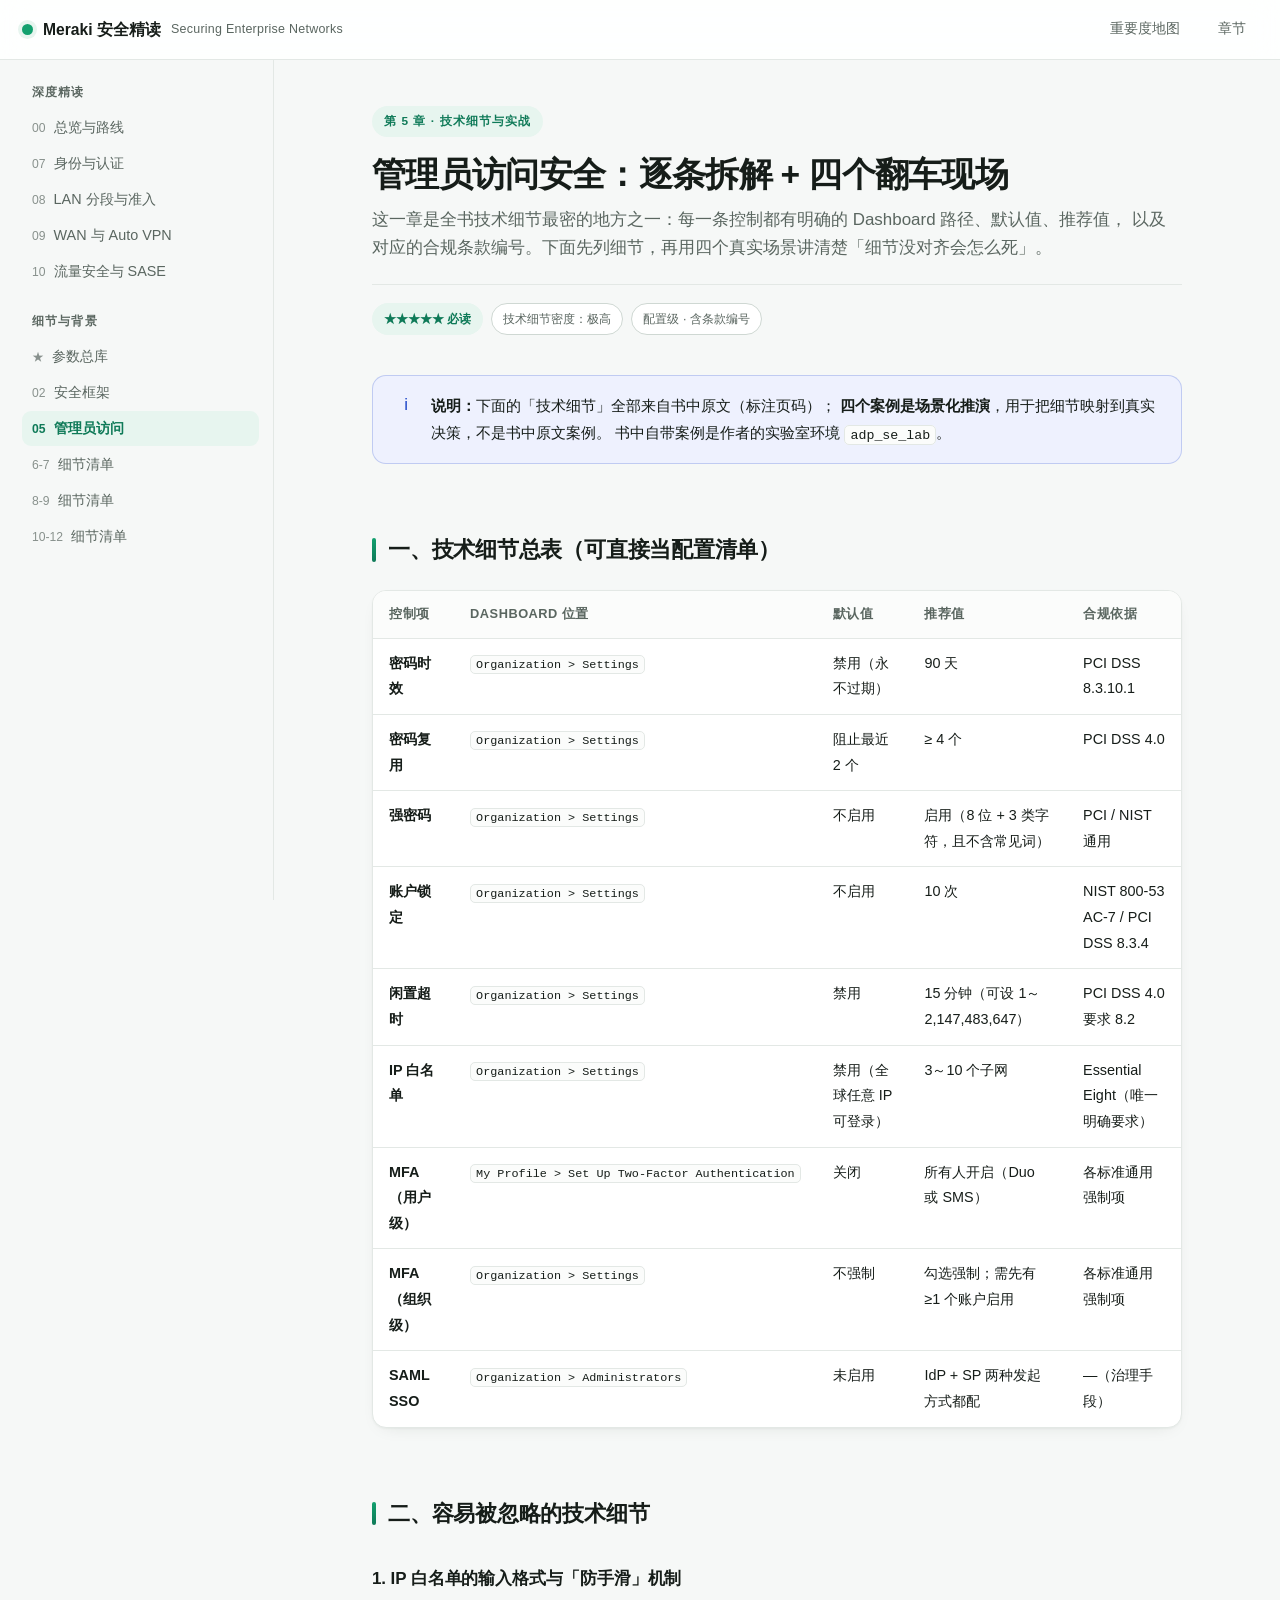
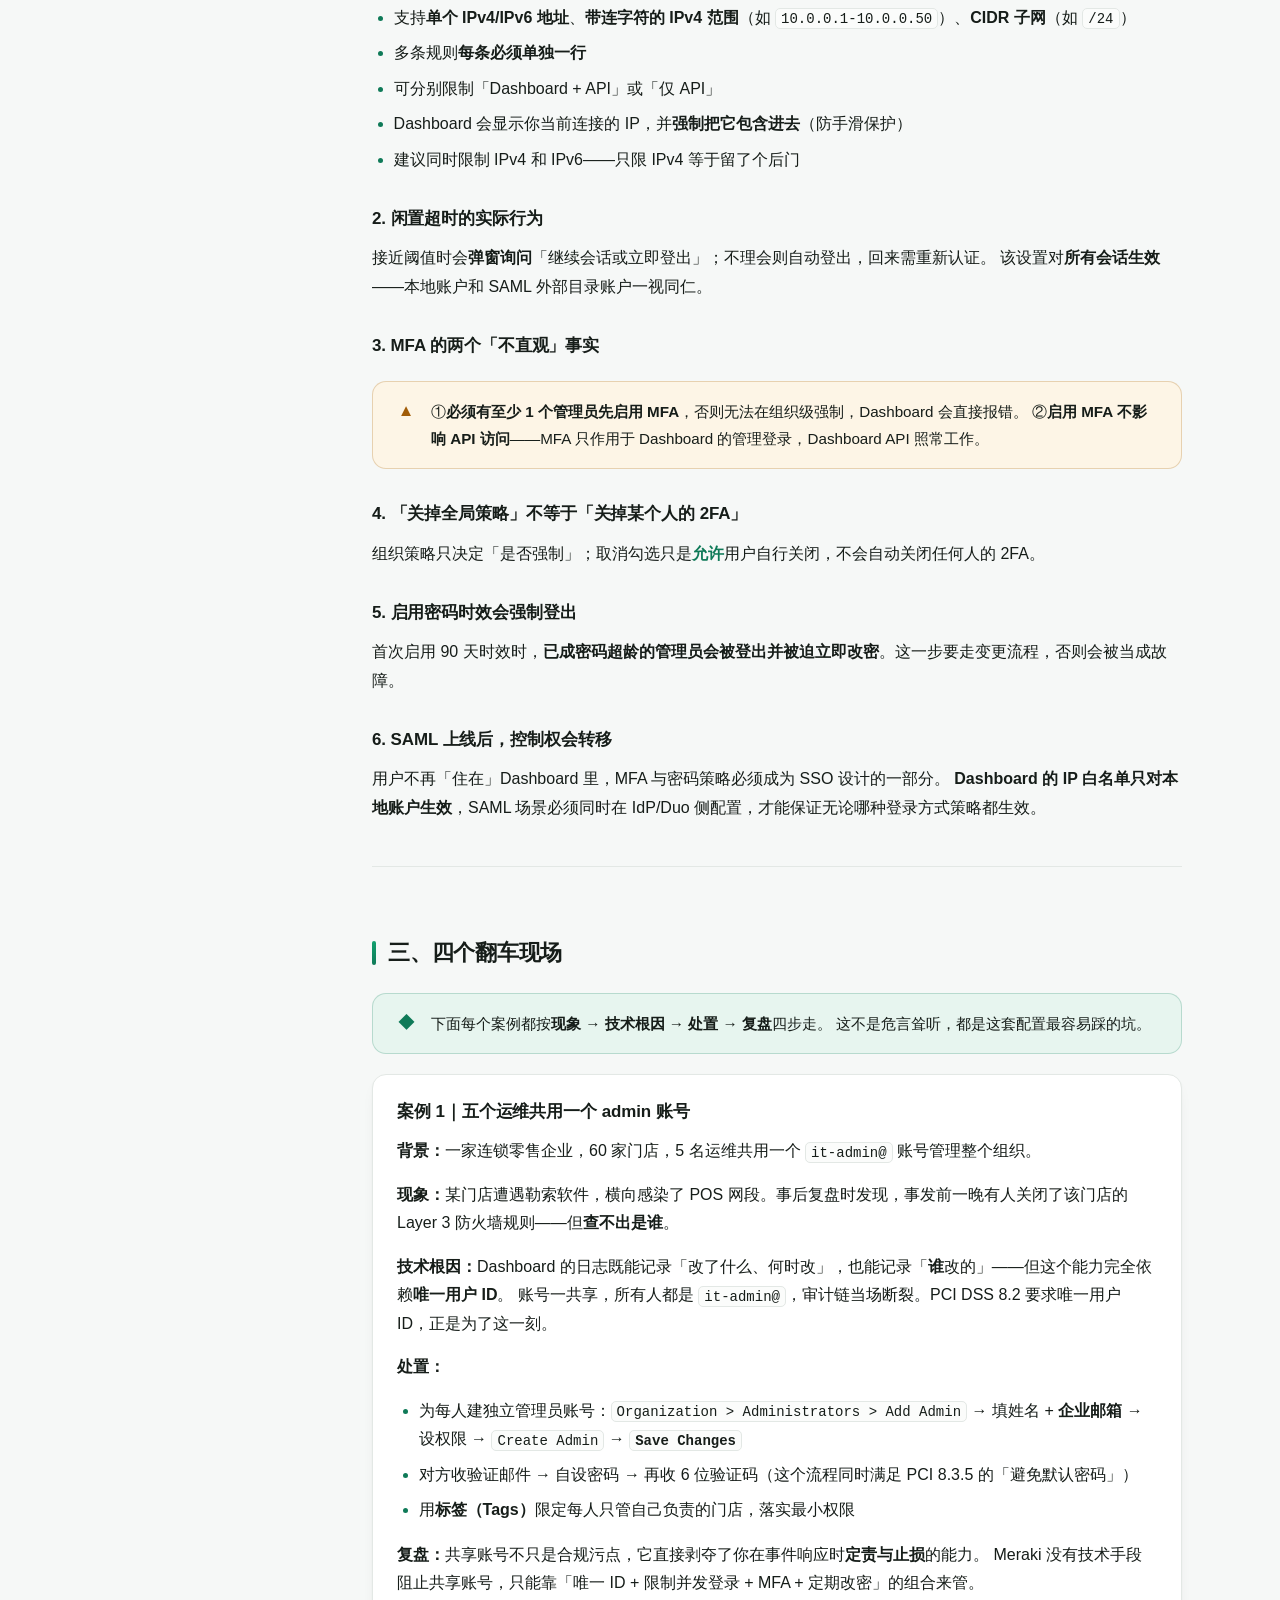
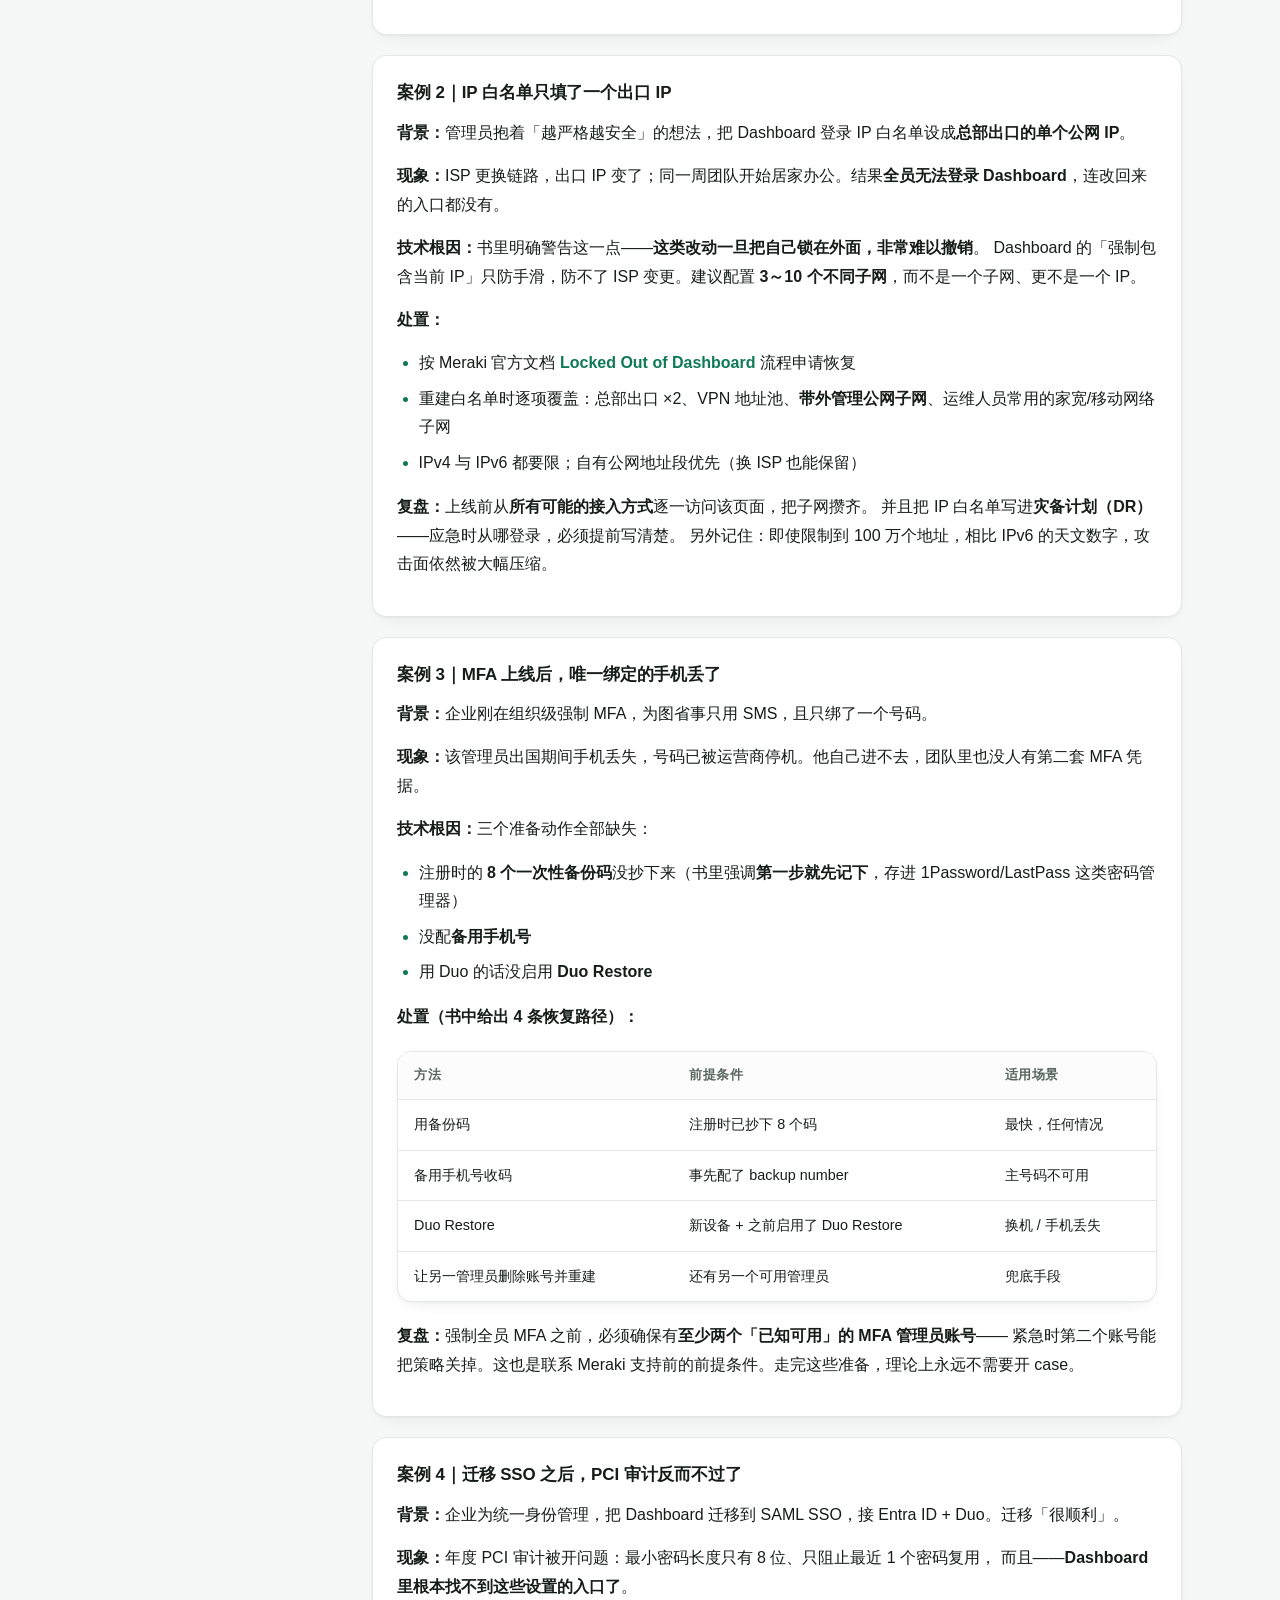
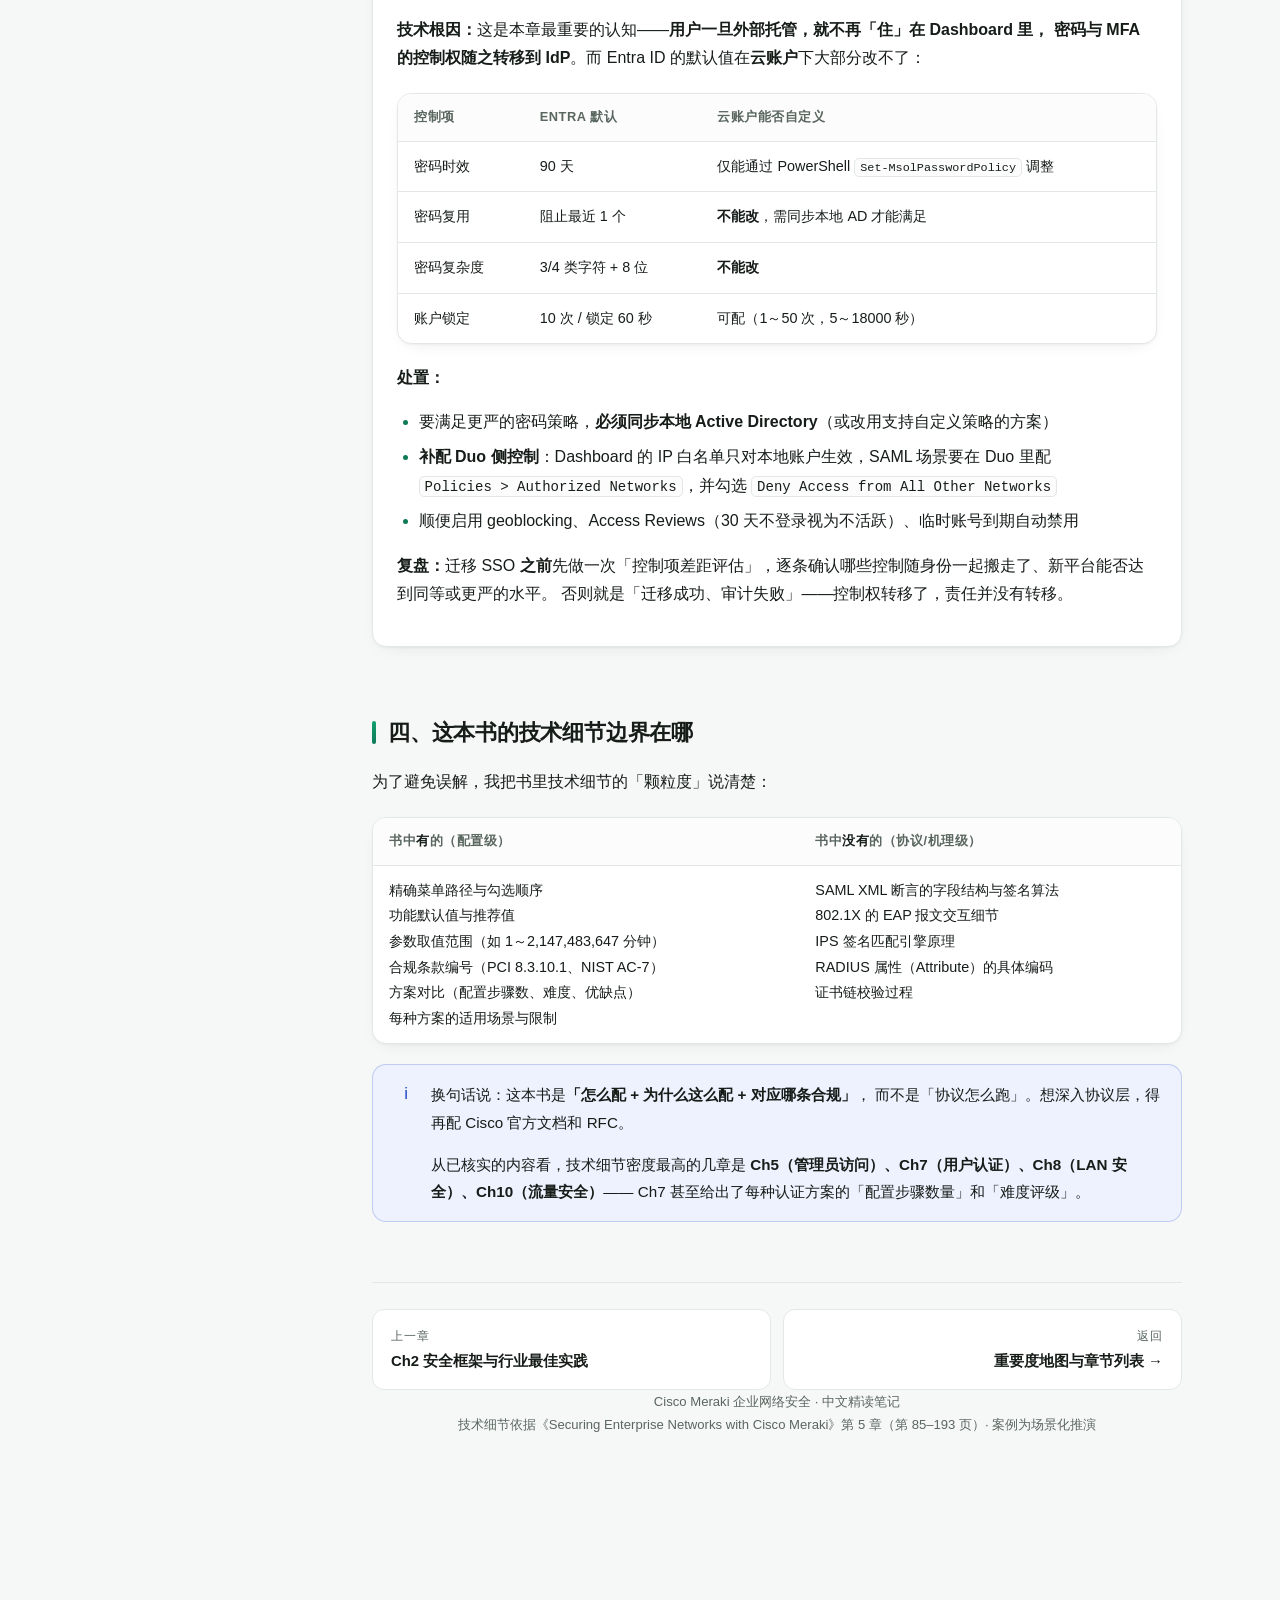
<file: notes/ch05-admin-access-details.html>
<!DOCTYPE html>
<html lang="zh-CN">
<head>
<meta charset="UTF-8">
<meta name="viewport" content="width=device-width, initial-scale=1">
<title>Ch5 技术细节与实战案例 · Meraki 安全精读</title>
<meta name="description" content="第 5 章技术细节逐条拆解 + 四个真实场景案例：共享账号、IP 白名单锁死、MFA 手机丢失、迁移 SSO 后审计不通过。">
<link rel="stylesheet" href="../assets/style.css">
</head>
<body>
<div id="progress"></div>

<header class="topbar">
  <button class="menu-btn" aria-label="打开目录">☰</button>
  <a class="brand" href="../index.html">
    <span class="dot"></span>
    Meraki 安全精读
    <small>Securing Enterprise Networks</small>
  </a>
  <span class="topbar-spacer"></span>
  <a class="topbar-link hide-sm" href="../index.html#importance">重要度地图</a>
  <a class="topbar-link" href="../index.html#chapters">章节</a>
</header>

<div class="layout">

  <nav class="sidebar">
    <div class="side-group-title">深度精读</div>
    <a href="../index.html"><span class="num">00</span>总览与路线</a>
    <a href="deep-ch07-identity.html"><span class="num">07</span>身份与认证</a>
    <a href="deep-ch08-lan.html"><span class="num">08</span>LAN 分段与准入</a>
    <a href="deep-ch09-wan.html"><span class="num">09</span>WAN 与 Auto VPN</a>
    <a href="deep-ch10-traffic.html"><span class="num">10</span>流量安全与 SASE</a>
    <div class="side-group-title">细节与背景</div>
    <a href="tech-details.html"><span class="num">★</span>参数总库</a>
    <a href="ch02-frameworks.html"><span class="num">02</span>安全框架</a>
    <a class="active" href="ch05-admin-access-details.html"><span class="num">05</span>管理员访问</a>
    <a href="tech-ch06-ch07.html"><span class="num">6-7</span>细节清单</a>
    <a href="tech-ch08-ch09.html"><span class="num">8-9</span>细节清单</a>
    <a href="tech-ch10-ch12.html"><span class="num">10-12</span>细节清单</a>
  </nav>

  <main>
  <article class="content">

    <div class="chapter-head">
      <div class="eyebrow">第 5 章 · 技术细节与实战</div>
      <h1>管理员访问安全：逐条拆解 + 四个翻车现场</h1>
      <p class="subtitle">
        这一章是全书技术细节最密的地方之一：每一条控制都有明确的 Dashboard 路径、默认值、推荐值，
        以及对应的合规条款编号。下面先列细节，再用四个真实场景讲清楚「细节没对齐会怎么死」。
      </p>
      <div class="meta-row">
        <span class="chip strong">★★★★★ 必读</span>
        <span class="chip">技术细节密度：极高</span>
        <span class="chip">配置级 · 含条款编号</span>
      </div>
    </div>

    <div class="callout info">
      <span class="ico">i</span>
      <div>
        <p><strong>说明：</strong>下面的「技术细节」全部来自书中原文（标注页码）；
        <strong>四个案例是场景化推演</strong>，用于把细节映射到真实决策，不是书中原文案例。
        书中自带案例是作者的实验室环境 <code>adp_se_lab</code>。</p>
      </div>
    </div>

    <h2>一、技术细节总表（可直接当配置清单）</h2>

    <div class="table-wrap">
      <table>
        <thead>
          <tr><th>控制项</th><th>Dashboard 位置</th><th>默认值</th><th>推荐值</th><th>合规依据</th></tr>
        </thead>
        <tbody>
          <tr>
            <td><strong>密码时效</strong></td>
            <td><code>Organization &gt; Settings</code></td>
            <td>禁用（永不过期）</td>
            <td>90 天</td>
            <td>PCI DSS 8.3.10.1</td>
          </tr>
          <tr>
            <td><strong>密码复用</strong></td>
            <td><code>Organization &gt; Settings</code></td>
            <td>阻止最近 2 个</td>
            <td>≥ 4 个</td>
            <td>PCI DSS 4.0</td>
          </tr>
          <tr>
            <td><strong>强密码</strong></td>
            <td><code>Organization &gt; Settings</code></td>
            <td>不启用</td>
            <td>启用（8 位 + 3 类字符，且不含常见词）</td>
            <td>PCI / NIST 通用</td>
          </tr>
          <tr>
            <td><strong>账户锁定</strong></td>
            <td><code>Organization &gt; Settings</code></td>
            <td>不启用</td>
            <td>10 次</td>
            <td>NIST 800-53 AC-7 / PCI DSS 8.3.4</td>
          </tr>
          <tr>
            <td><strong>闲置超时</strong></td>
            <td><code>Organization &gt; Settings</code></td>
            <td>禁用</td>
            <td>15 分钟（可设 1～2,147,483,647）</td>
            <td>PCI DSS 4.0 要求 8.2</td>
          </tr>
          <tr>
            <td><strong>IP 白名单</strong></td>
            <td><code>Organization &gt; Settings</code></td>
            <td>禁用（全球任意 IP 可登录）</td>
            <td>3～10 个子网</td>
            <td>Essential Eight（唯一明确要求）</td>
          </tr>
          <tr>
            <td><strong>MFA（用户级）</strong></td>
            <td><code>My Profile &gt; Set Up Two-Factor Authentication</code></td>
            <td>关闭</td>
            <td>所有人开启（Duo 或 SMS）</td>
            <td>各标准通用强制项</td>
          </tr>
          <tr>
            <td><strong>MFA（组织级）</strong></td>
            <td><code>Organization &gt; Settings</code></td>
            <td>不强制</td>
            <td>勾选强制；需先有 ≥1 个账户启用</td>
            <td>各标准通用强制项</td>
          </tr>
          <tr>
            <td><strong>SAML SSO</strong></td>
            <td><code>Organization &gt; Administrators</code></td>
            <td>未启用</td>
            <td>IdP + SP 两种发起方式都配</td>
            <td>—（治理手段）</td>
          </tr>
        </tbody>
      </table>
    </div>

    <h2>二、容易被忽略的技术细节</h2>

    <h3>1. IP 白名单的输入格式与「防手滑」机制</h3>
    <ul>
      <li>支持<strong>单个 IPv4/IPv6 地址</strong>、<strong>带连字符的 IPv4 范围</strong>（如 <code>10.0.0.1-10.0.0.50</code>）、<strong>CIDR 子网</strong>（如 <code>/24</code>）</li>
      <li>多条规则<strong>每条必须单独一行</strong></li>
      <li>可分别限制「Dashboard + API」或「仅 API」</li>
      <li>Dashboard 会显示你当前连接的 IP，并<strong>强制把它包含进去</strong>（防手滑保护）</li>
      <li>建议同时限制 IPv4 和 IPv6——只限 IPv4 等于留了个后门</li>
    </ul>

    <h3>2. 闲置超时的实际行为</h3>
    <p>接近阈值时会<strong>弹窗询问</strong>「继续会话或立即登出」；不理会则自动登出，回来需重新认证。
    该设置对<strong>所有会话生效</strong>——本地账户和 SAML 外部目录账户一视同仁。</p>

    <h3>3. MFA 的两个「不直观」事实</h3>
    <div class="callout warn">
      <span class="ico">▲</span>
      <div>
        <p>①<strong>必须有至少 1 个管理员先启用 MFA</strong>，否则无法在组织级强制，Dashboard 会直接报错。
        ②<strong>启用 MFA 不影响 API 访问</strong>——MFA 只作用于 Dashboard 的管理登录，Dashboard API 照常工作。</p>
      </div>
    </div>

    <h3>4. 「关掉全局策略」不等于「关掉某个人的 2FA」</h3>
    <p>组织策略只决定「是否强制」；取消勾选只是<em>允许</em>用户自行关闭，不会自动关闭任何人的 2FA。</p>

    <h3>5. 启用密码时效会强制登出</h3>
    <p>首次启用 90 天时效时，<strong>已成密码超龄的管理员会被登出并被迫立即改密</strong>。这一步要走变更流程，否则会被当成故障。</p>

    <h3>6. SAML 上线后，控制权会转移</h3>
    <p>用户不再「住在」Dashboard 里，MFA 与密码策略必须成为 SSO 设计的一部分。
    <strong>Dashboard 的 IP 白名单只对本地账户生效</strong>，SAML 场景必须同时在 IdP/Duo 侧配置，才能保证无论哪种登录方式策略都生效。</p>

    <hr>

    <h2>三、四个翻车现场</h2>

    <div class="callout tip">
      <span class="ico">◆</span>
      <div>
        <p>下面每个案例都按<strong>现象 → 技术根因 → 处置 → 复盘</strong>四步走。
        这不是危言耸听，都是这套配置最容易踩的坑。</p>
      </div>
    </div>

    <!-- 案例 1 -->
    <div class="card">
      <h3 style="margin-top:0">案例 1｜五个运维共用一个 admin 账号</h3>
      <p><strong>背景：</strong>一家连锁零售企业，60 家门店，5 名运维共用一个 <code>it-admin@</code> 账号管理整个组织。</p>
      <p><strong>现象：</strong>某门店遭遇勒索软件，横向感染了 POS 网段。事后复盘时发现，事发前一晚有人关闭了该门店的 Layer 3 防火墙规则——但<strong>查不出是谁</strong>。</p>
      <p><strong>技术根因：</strong>Dashboard 的日志既能记录「改了什么、何时改」，也能记录「<strong>谁</strong>改的」——但这个能力完全依赖<strong>唯一用户 ID</strong>。
      账号一共享，所有人都是 <code>it-admin@</code>，审计链当场断裂。PCI DSS 8.2 要求唯一用户 ID，正是为了这一刻。</p>
      <p><strong>处置：</strong></p>
      <ul>
        <li>为每人建独立管理员账号：<code>Organization &gt; Administrators &gt; Add Admin</code> → 填姓名 + <strong>企业邮箱</strong> → 设权限 → <code>Create Admin</code> → <strong><code>Save Changes</code></strong></li>
        <li>对方收验证邮件 → 自设密码 → 再收 6 位验证码（这个流程同时满足 PCI 8.3.5 的「避免默认密码」）</li>
        <li>用<strong>标签（Tags）</strong>限定每人只管自己负责的门店，落实最小权限</li>
      </ul>
      <p><strong>复盘：</strong>共享账号不只是合规污点，它直接剥夺了你在事件响应时<strong>定责与止损</strong>的能力。
      Meraki 没有技术手段阻止共享账号，只能靠「唯一 ID + 限制并发登录 + MFA + 定期改密」的组合来管。</p>
    </div>

    <!-- 案例 2 -->
    <div class="card">
      <h3 style="margin-top:0">案例 2｜IP 白名单只填了一个出口 IP</h3>
      <p><strong>背景：</strong>管理员抱着「越严格越安全」的想法，把 Dashboard 登录 IP 白名单设成<strong>总部出口的单个公网 IP</strong>。</p>
      <p><strong>现象：</strong>ISP 更换链路，出口 IP 变了；同一周团队开始居家办公。结果<strong>全员无法登录 Dashboard</strong>，连改回来的入口都没有。</p>
      <p><strong>技术根因：</strong>书里明确警告这一点——<strong>这类改动一旦把自己锁在外面，非常难以撤销</strong>。
      Dashboard 的「强制包含当前 IP」只防手滑，防不了 ISP 变更。建议配置 <strong>3～10 个不同子网</strong>，而不是一个子网、更不是一个 IP。</p>
      <p><strong>处置：</strong></p>
      <ul>
        <li>按 Meraki 官方文档 <em>Locked Out of Dashboard</em> 流程申请恢复</li>
        <li>重建白名单时逐项覆盖：总部出口 ×2、VPN 地址池、<strong>带外管理公网子网</strong>、运维人员常用的家宽/移动网络子网</li>
        <li>IPv4 与 IPv6 都要限；自有公网地址段优先（换 ISP 也能保留）</li>
      </ul>
      <p><strong>复盘：</strong>上线前从<strong>所有可能的接入方式</strong>逐一访问该页面，把子网攒齐。
      并且把 IP 白名单写进<strong>灾备计划（DR）</strong>——应急时从哪登录，必须提前写清楚。
      另外记住：即使限制到 100 万个地址，相比 IPv6 的天文数字，攻击面依然被大幅压缩。</p>
    </div>

    <!-- 案例 3 -->
    <div class="card">
      <h3 style="margin-top:0">案例 3｜MFA 上线后，唯一绑定的手机丢了</h3>
      <p><strong>背景：</strong>企业刚在组织级强制 MFA，为图省事只用 SMS，且只绑了一个号码。</p>
      <p><strong>现象：</strong>该管理员出国期间手机丢失，号码已被运营商停机。他自己进不去，团队里也没人有第二套 MFA 凭据。</p>
      <p><strong>技术根因：</strong>三个准备动作全部缺失：</p>
      <ul>
        <li>注册时的 <strong>8 个一次性备份码</strong>没抄下来（书里强调<strong>第一步就先记下</strong>，存进 1Password/LastPass 这类密码管理器）</li>
        <li>没配<strong>备用手机号</strong></li>
        <li>用 Duo 的话没启用 <strong>Duo Restore</strong></li>
      </ul>
      <p><strong>处置（书中给出 4 条恢复路径）：</strong></p>
      <div class="table-wrap">
        <table>
          <thead><tr><th>方法</th><th>前提条件</th><th>适用场景</th></tr></thead>
          <tbody>
            <tr><td>用备份码</td><td>注册时已抄下 8 个码</td><td>最快，任何情况</td></tr>
            <tr><td>备用手机号收码</td><td>事先配了 backup number</td><td>主号码不可用</td></tr>
            <tr><td>Duo Restore</td><td>新设备 + 之前启用了 Duo Restore</td><td>换机 / 手机丢失</td></tr>
            <tr><td>让另一管理员删除账号并重建</td><td>还有另一个可用管理员</td><td>兜底手段</td></tr>
          </tbody>
        </table>
      </div>
      <p><strong>复盘：</strong>强制全员 MFA 之前，必须确保有<strong>至少两个「已知可用」的 MFA 管理员账号</strong>——
      紧急时第二个账号能把策略关掉。这也是联系 Meraki 支持前的前提条件。走完这些准备，理论上永远不需要开 case。</p>
    </div>

    <!-- 案例 4 -->
    <div class="card">
      <h3 style="margin-top:0">案例 4｜迁移 SSO 之后，PCI 审计反而不过了</h3>
      <p><strong>背景：</strong>企业为统一身份管理，把 Dashboard 迁移到 SAML SSO，接 Entra ID + Duo。迁移「很顺利」。</p>
      <p><strong>现象：</strong>年度 PCI 审计被开问题：最小密码长度只有 8 位、只阻止最近 1 个密码复用，
      而且——<strong>Dashboard 里根本找不到这些设置的入口了</strong>。</p>
      <p><strong>技术根因：</strong>这是本章最重要的认知——<strong>用户一旦外部托管，就不再「住」在 Dashboard 里，
      密码与 MFA 的控制权随之转移到 IdP</strong>。而 Entra ID 的默认值在<strong>云账户</strong>下大部分改不了：</p>
      <div class="table-wrap">
        <table>
          <thead><tr><th>控制项</th><th>Entra 默认</th><th>云账户能否自定义</th></tr></thead>
          <tbody>
            <tr><td>密码时效</td><td>90 天</td><td>仅能通过 PowerShell <code>Set-MsolPasswordPolicy</code> 调整</td></tr>
            <tr><td>密码复用</td><td>阻止最近 1 个</td><td><strong>不能改</strong>，需同步本地 AD 才能满足</td></tr>
            <tr><td>密码复杂度</td><td>3/4 类字符 + 8 位</td><td><strong>不能改</strong></td></tr>
            <tr><td>账户锁定</td><td>10 次 / 锁定 60 秒</td><td>可配（1～50 次，5～18000 秒）</td></tr>
          </tbody>
        </table>
      </div>
      <p><strong>处置：</strong></p>
      <ul>
        <li>要满足更严的密码策略，<strong>必须同步本地 Active Directory</strong>（或改用支持自定义策略的方案）</li>
        <li><strong>补配 Duo 侧控制</strong>：Dashboard 的 IP 白名单只对本地账户生效，SAML 场景要在 Duo 里配
          <code>Policies &gt; Authorized Networks</code>，并勾选 <code>Deny Access from All Other Networks</code></li>
        <li>顺便启用 geoblocking、Access Reviews（30 天不登录视为不活跃）、临时账号到期自动禁用</li>
      </ul>
      <p><strong>复盘：</strong>迁移 SSO <strong>之前</strong>先做一次「控制项差距评估」，逐条确认哪些控制随身份一起搬走了、新平台能否达到同等或更严的水平。
      否则就是「迁移成功、审计失败」——控制权转移了，责任并没有转移。</p>
    </div>

    <h2>四、这本书的技术细节边界在哪</h2>

    <p>为了避免误解，我把书里技术细节的「颗粒度」说清楚：</p>

    <div class="table-wrap">
      <table>
        <thead><tr><th>书中<strong>有</strong>的（配置级）</th><th>书中<strong>没有</strong>的（协议/机理级）</th></tr></thead>
        <tbody>
          <tr>
            <td>
              精确菜单路径与勾选顺序<br>
              功能默认值与推荐值<br>
              参数取值范围（如 1～2,147,483,647 分钟）<br>
              合规条款编号（PCI 8.3.10.1、NIST AC-7）<br>
              方案对比（配置步骤数、难度、优缺点）<br>
              每种方案的适用场景与限制
            </td>
            <td>
              SAML XML 断言的字段结构与签名算法<br>
              802.1X 的 EAP 报文交互细节<br>
              IPS 签名匹配引擎原理<br>
              RADIUS 属性（Attribute）的具体编码<br>
              证书链校验过程
            </td>
          </tr>
        </tbody>
      </table>
    </div>

    <div class="callout info">
      <span class="ico">i</span>
      <div>
        <p>换句话说：这本书是<strong>「怎么配 + 为什么这么配 + 对应哪条合规」</strong>，
        而不是「协议怎么跑」。想深入协议层，得再配 Cisco 官方文档和 RFC。</p>
        <p style="margin-bottom:0">从已核实的内容看，技术细节密度最高的几章是
        <strong>Ch5（管理员访问）、Ch7（用户认证）、Ch8（LAN 安全）、Ch10（流量安全）</strong>——
        Ch7 甚至给出了每种认证方案的「配置步骤数量」和「难度评级」。</p>
      </div>
    </div>

    <div class="pager">
      <a href="ch02-frameworks.html">
        <span class="dir">上一章</span>
        <span class="ttl">Ch2 安全框架与行业最佳实践</span>
      </a>
      <a class="next" href="../index.html">
        <span class="dir">返回</span>
        <span class="ttl">重要度地图与章节列表 →</span>
      </a>
    </div>

  </article>

  <footer>
    <p>Cisco Meraki 企业网络安全 · 中文精读笔记<br>
    技术细节依据《Securing Enterprise Networks with Cisco Meraki》第 5 章（第 85–193 页）· 案例为场景化推演</p>
  </footer>
  </main>
</div>

<div id="overlay"></div>
<script src="../assets/app.js"></script>
</body>
</html>
</file>
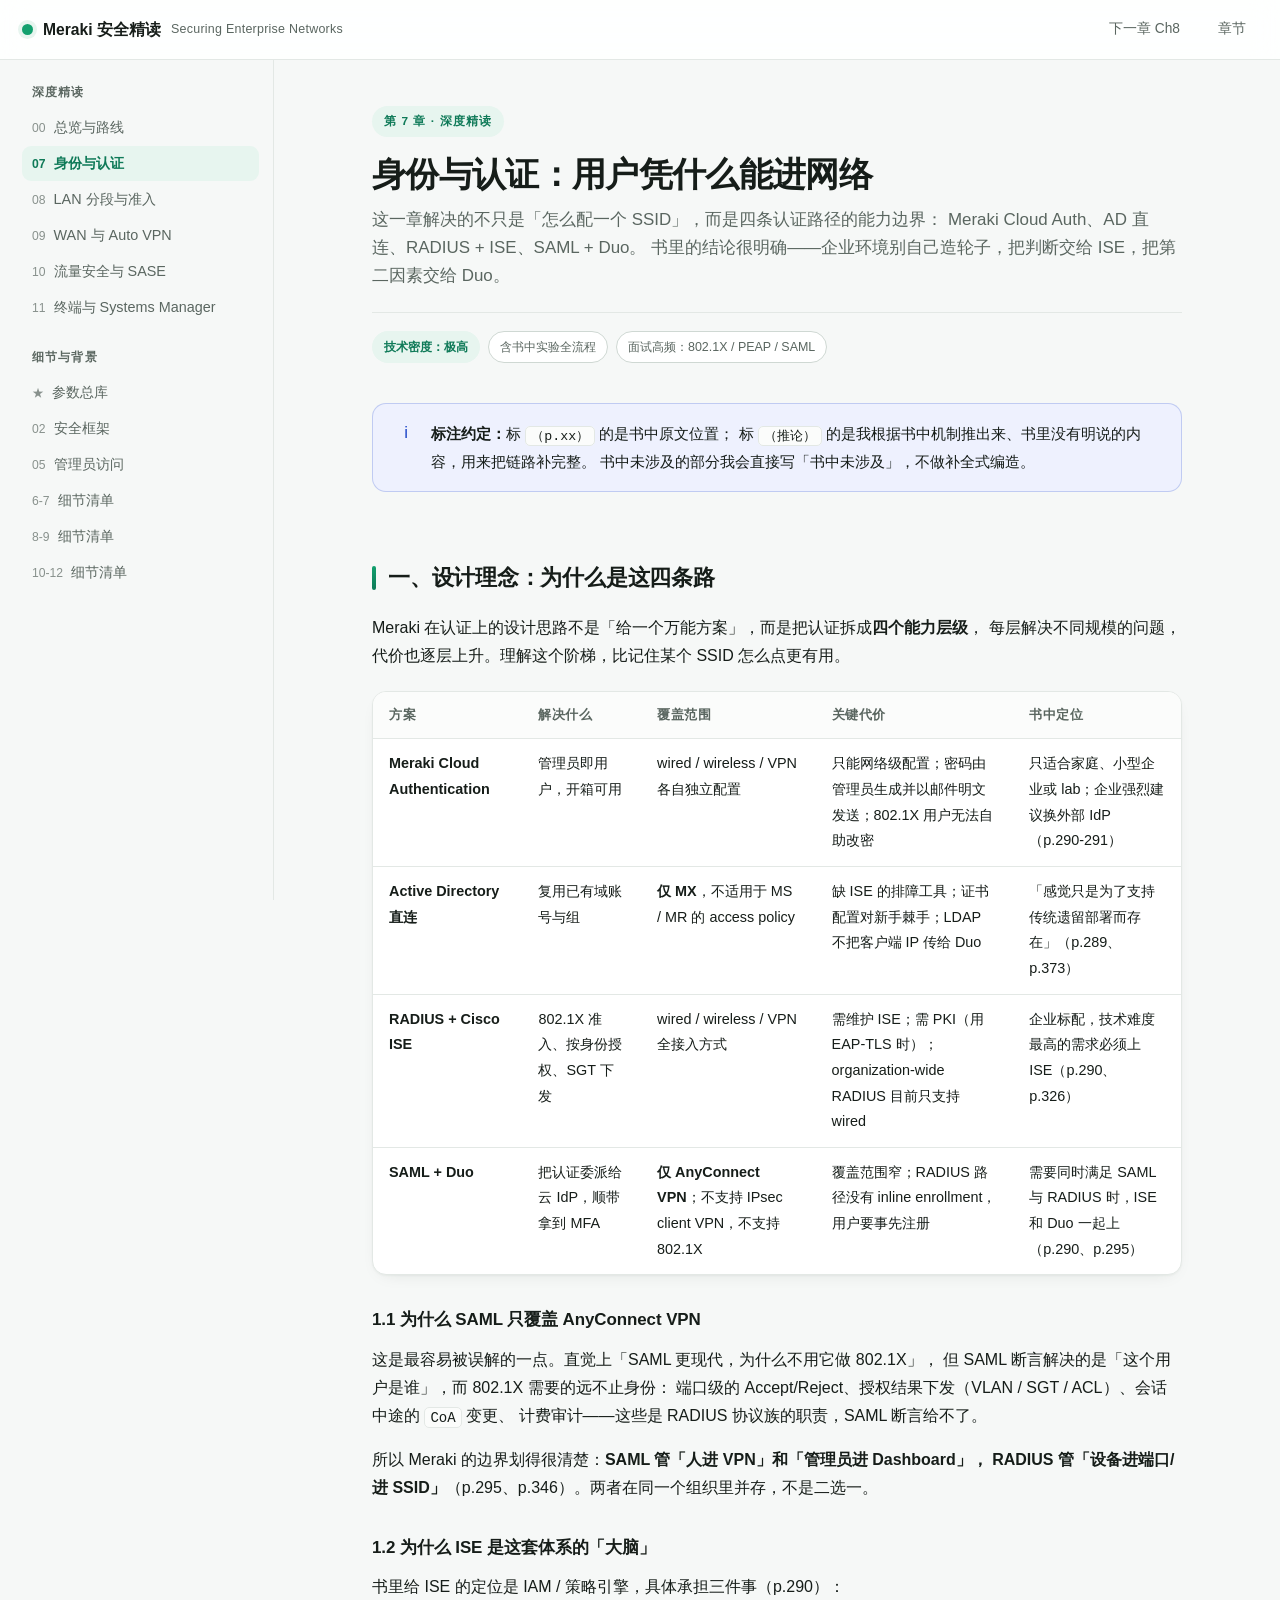
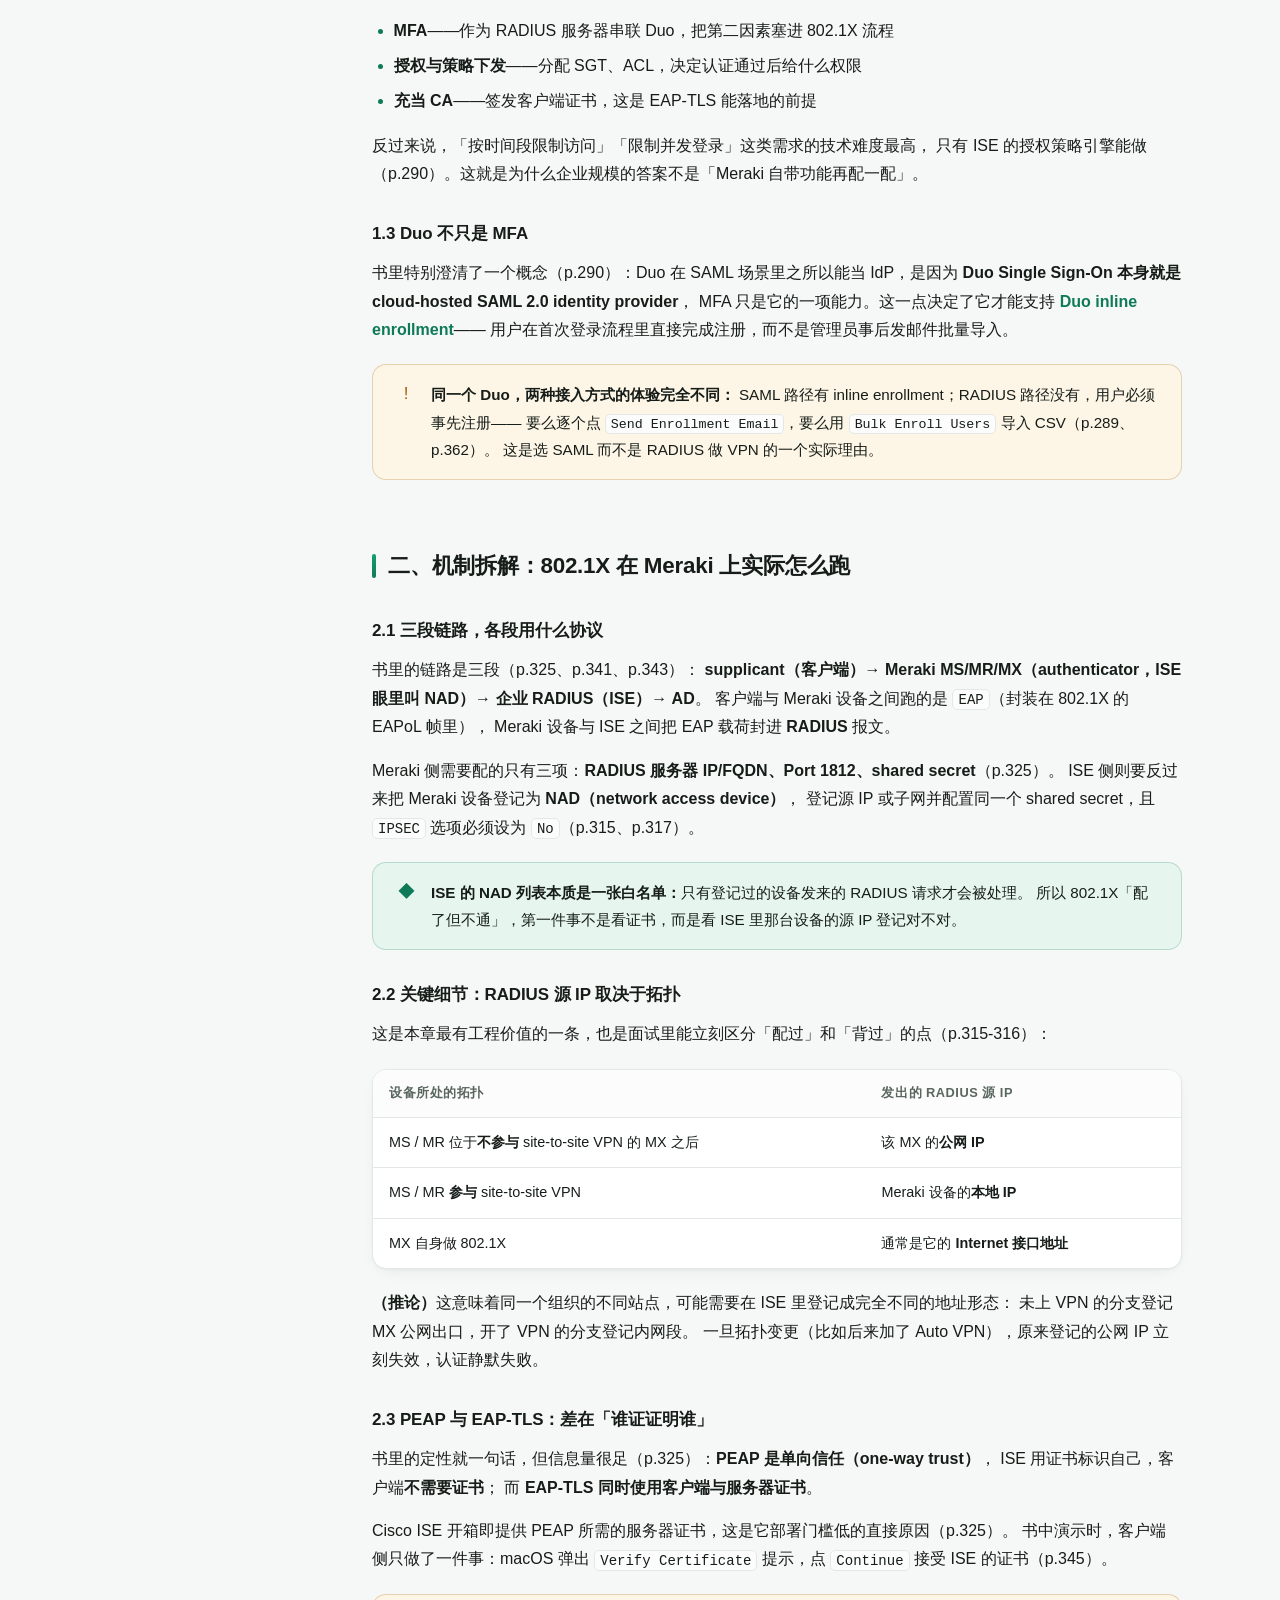
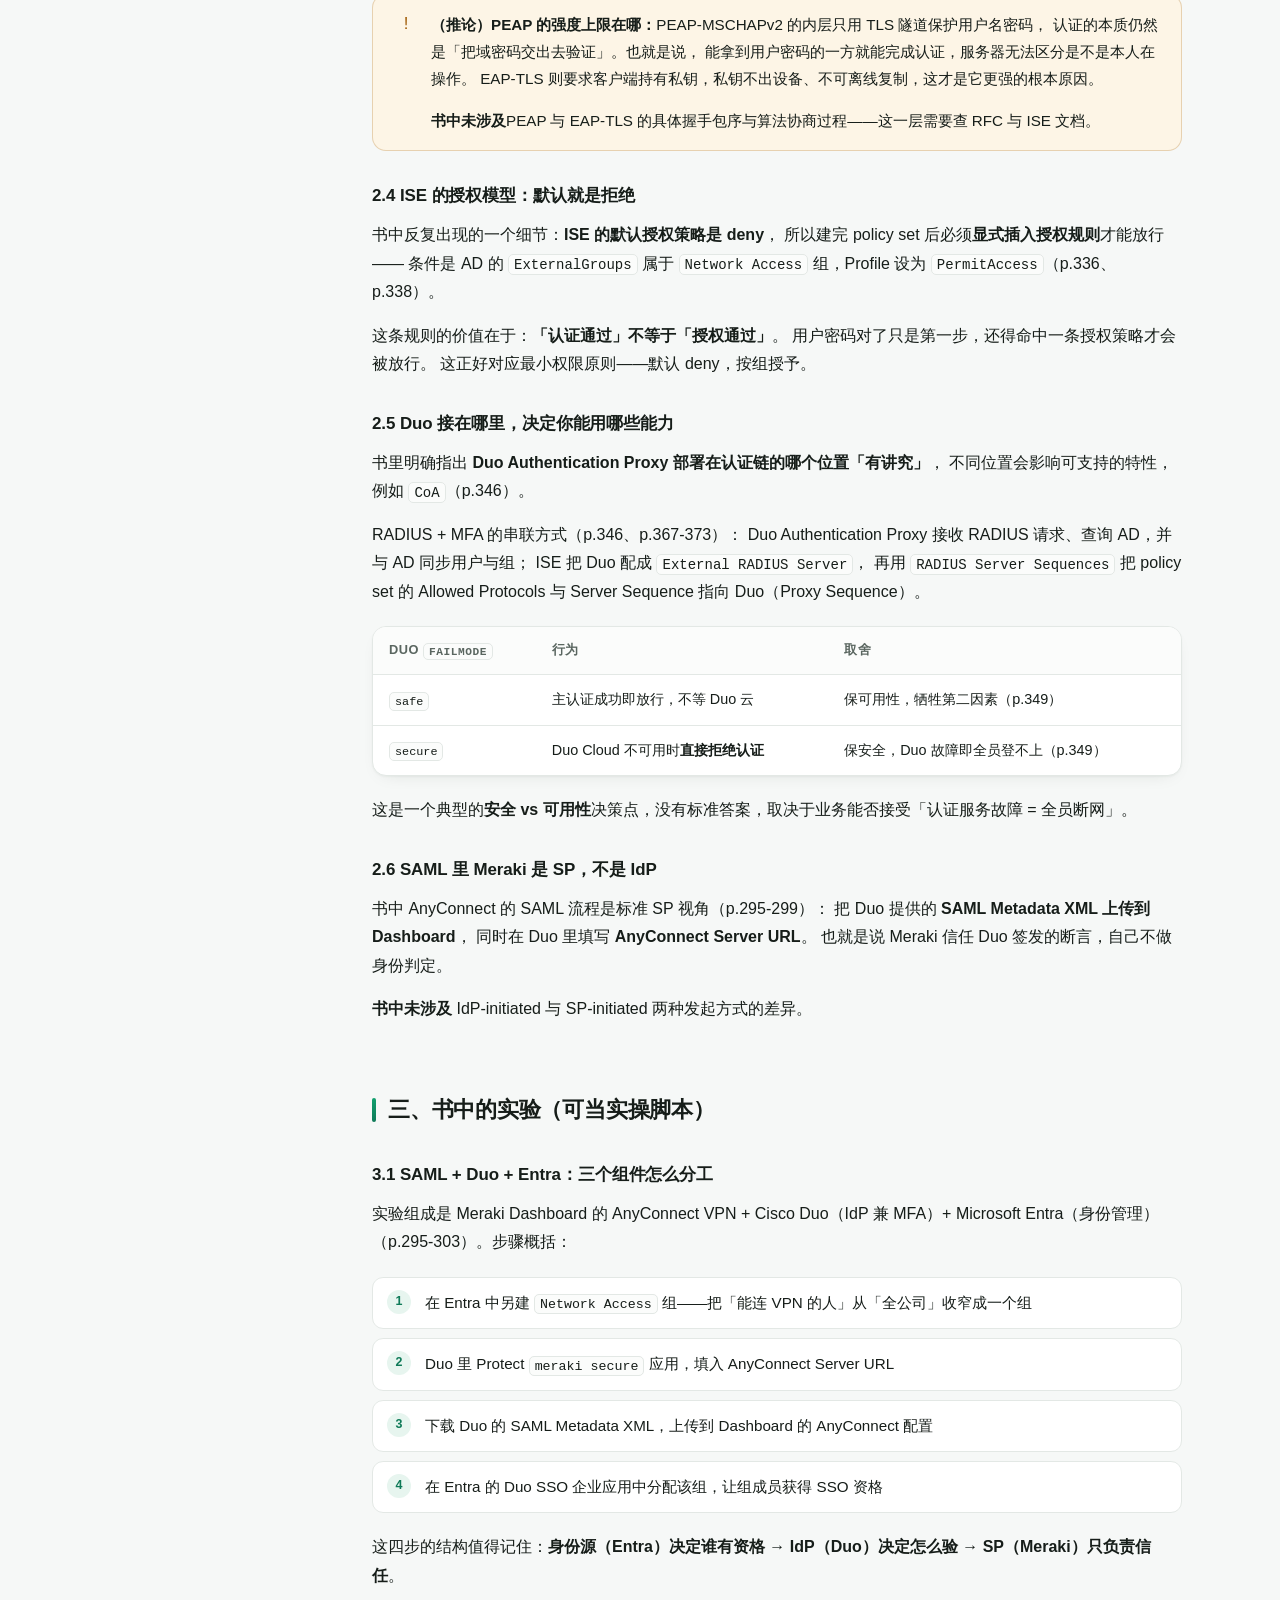
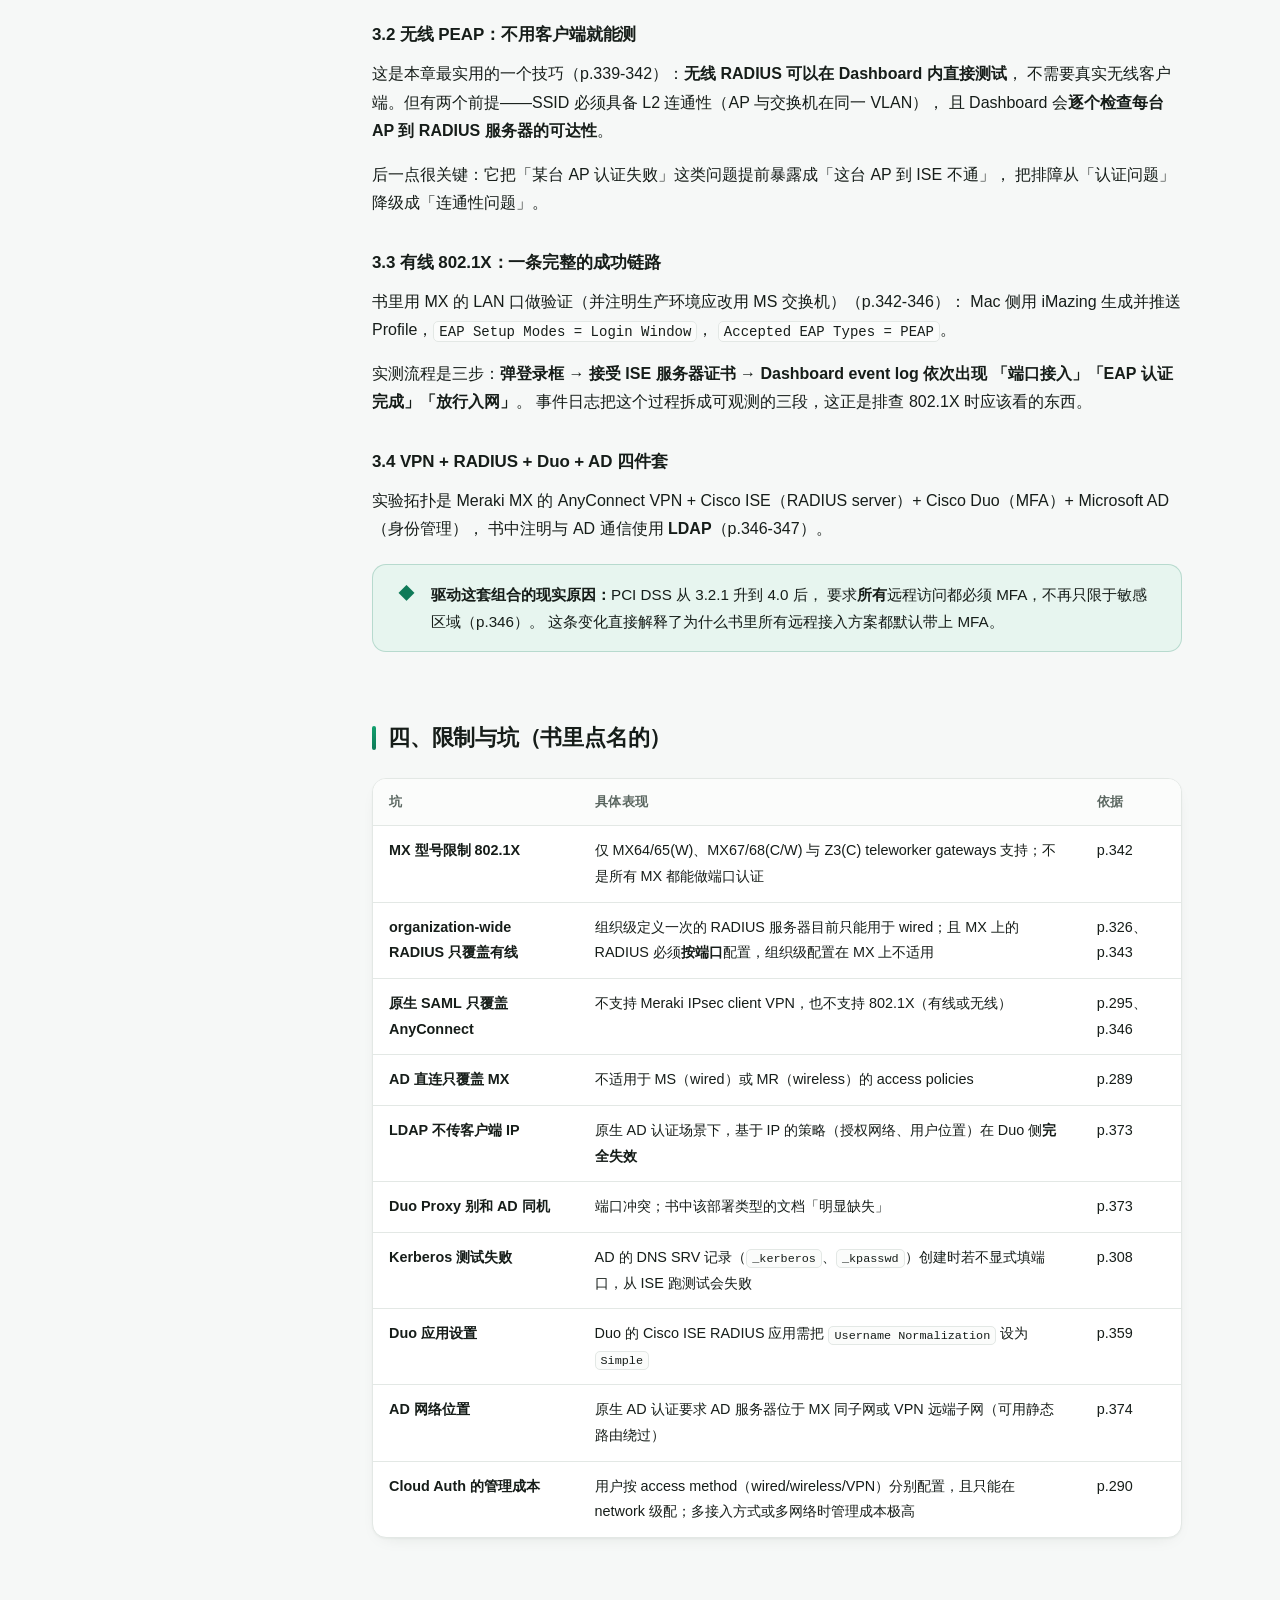
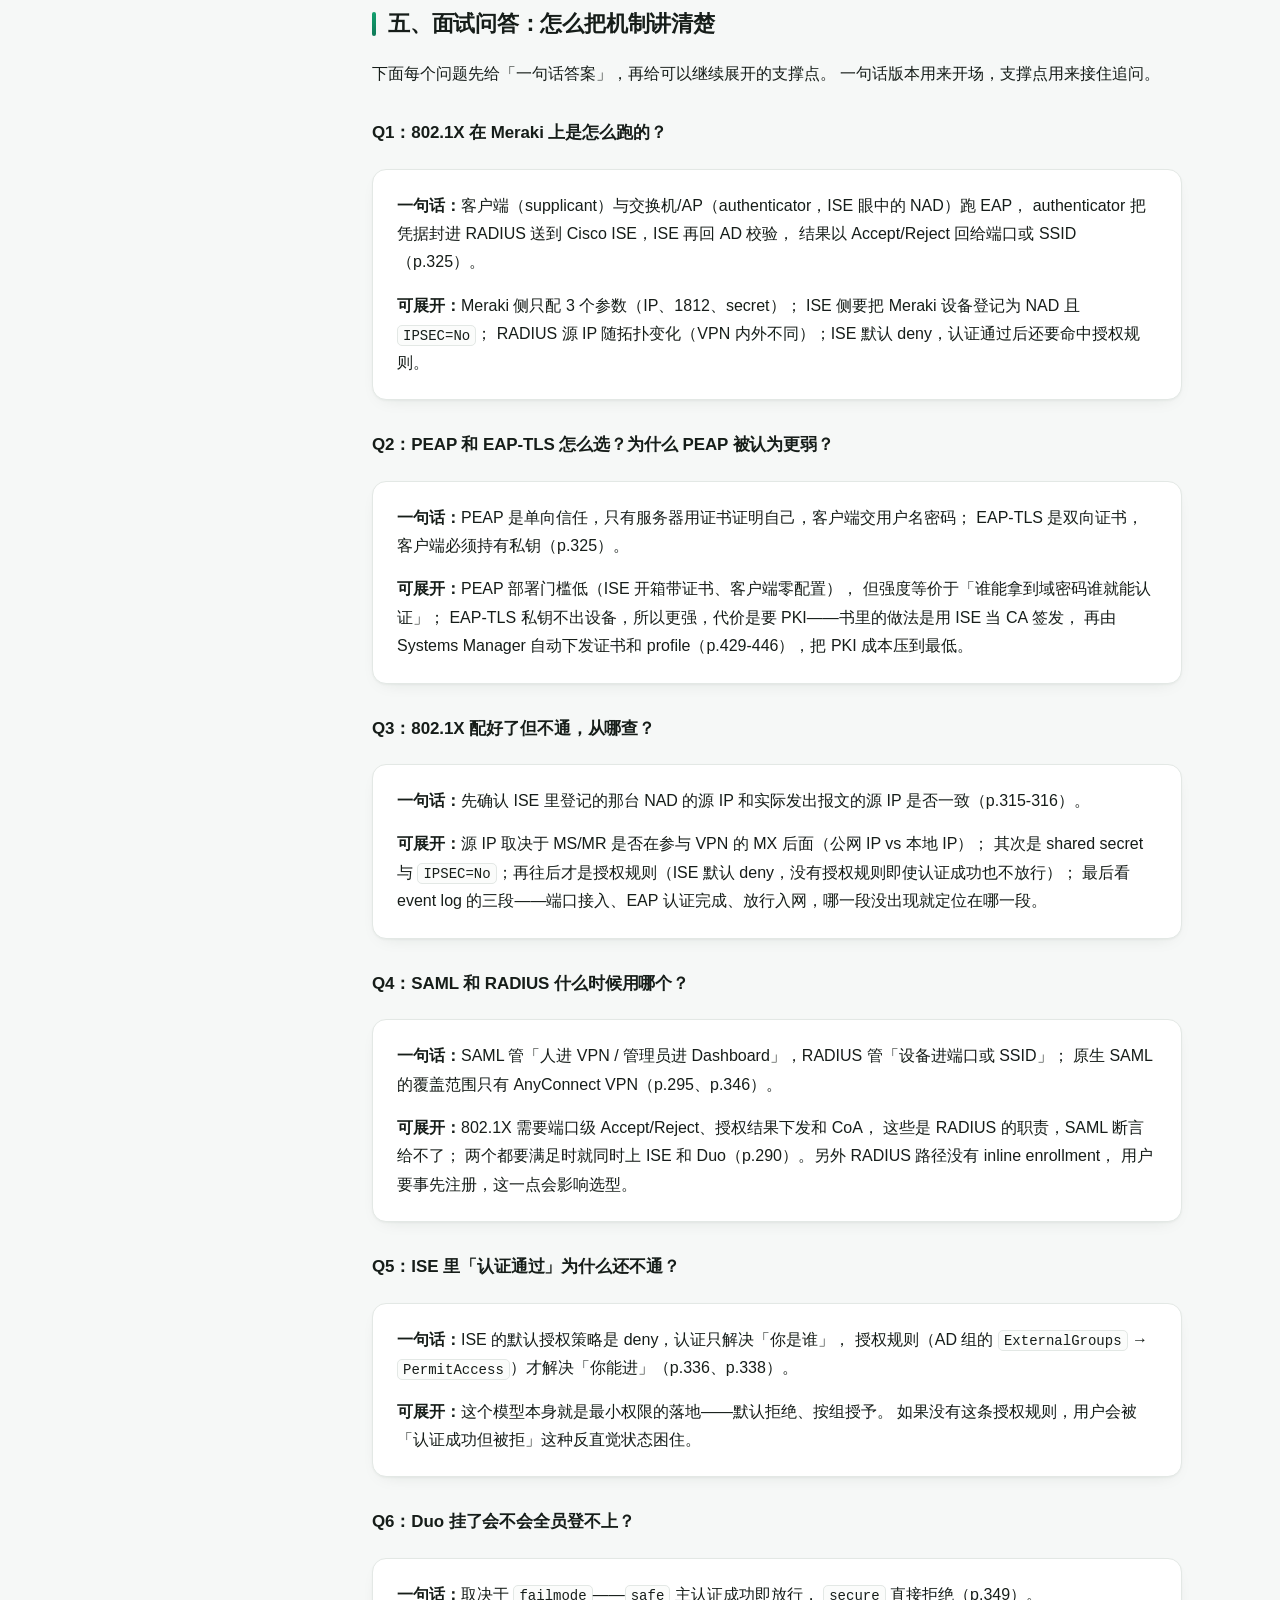
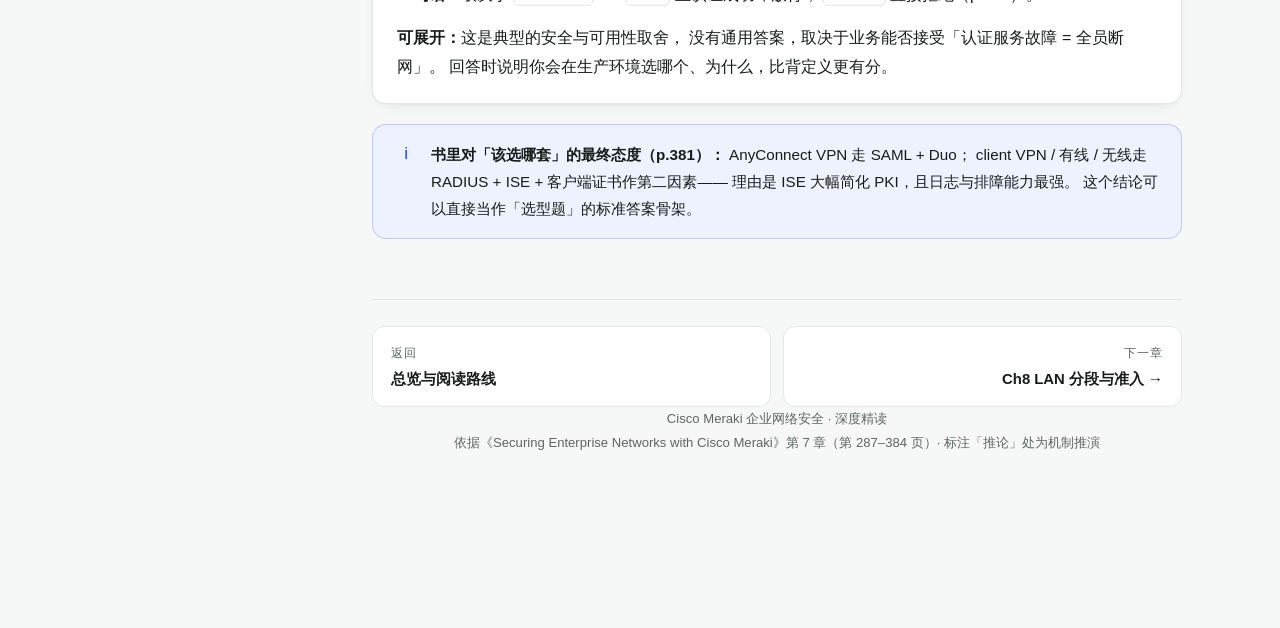
<file: notes/deep-ch07-identity.html>
<!DOCTYPE html>
<html lang="zh-CN">
<head>
<meta charset="UTF-8">
<meta name="viewport" content="width=device-width, initial-scale=1">
<title>Ch7 身份与认证：机制拆解 | Meraki 安全精读</title>
<meta name="description" content="第 7 章深度精读：Meraki 四种用户认证路径的能力边界、802.1X 全链路机制、PEAP 与 EAP-TLS 的本质差异、ISE 默认拒绝的授权模型，以及面试可用的原理表述。">
<link rel="stylesheet" href="../assets/style.css">
</head>
<body>
<div id="progress"></div>

<header class="topbar">
  <button class="menu-btn" aria-label="打开目录">☰</button>
  <a class="brand" href="../index.html">
    <span class="dot"></span>
    Meraki 安全精读
    <small>Securing Enterprise Networks</small>
  </a>
  <span class="topbar-spacer"></span>
  <a class="topbar-link hide-sm" href="deep-ch08-lan.html">下一章 Ch8</a>
  <a class="topbar-link" href="../index.html#chapters">章节</a>
</header>

<div class="layout">

  <nav class="sidebar">
    <div class="side-group-title">深度精读</div>
    <a href="../index.html"><span class="num">00</span>总览与路线</a>
    <a class="active" href="deep-ch07-identity.html"><span class="num">07</span>身份与认证</a>
    <a href="deep-ch08-lan.html"><span class="num">08</span>LAN 分段与准入</a>
    <a href="deep-ch09-wan.html"><span class="num">09</span>WAN 与 Auto VPN</a>
    <a href="deep-ch10-traffic.html"><span class="num">10</span>流量安全与 SASE</a>
    <a href="deep-ch11-endpoint.html"><span class="num">11</span>终端与 Systems Manager</a>
    <div class="side-group-title">细节与背景</div>
    <a href="tech-details.html"><span class="num">★</span>参数总库</a>
    <a href="ch02-frameworks.html"><span class="num">02</span>安全框架</a>
    <a href="ch05-admin-access-details.html"><span class="num">05</span>管理员访问</a>
    <a href="tech-ch06-ch07.html"><span class="num">6-7</span>细节清单</a>
    <a href="tech-ch08-ch09.html"><span class="num">8-9</span>细节清单</a>
    <a href="tech-ch10-ch12.html"><span class="num">10-12</span>细节清单</a>
  </nav>

  <main>
  <article class="content">

    <div class="chapter-head">
      <div class="eyebrow">第 7 章 · 深度精读</div>
      <h1>身份与认证：用户凭什么能进网络</h1>
      <p class="subtitle">
        这一章解决的不只是「怎么配一个 SSID」，而是四条认证路径的能力边界：
        Meraki Cloud Auth、AD 直连、RADIUS + ISE、SAML + Duo。
        书里的结论很明确——企业环境别自己造轮子，把判断交给 ISE，把第二因素交给 Duo。
      </p>
      <div class="meta-row">
        <span class="chip strong">技术密度：极高</span>
        <span class="chip">含书中实验全流程</span>
        <span class="chip">面试高频：802.1X / PEAP / SAML</span>
      </div>
    </div>

    <div class="callout info">
      <span class="ico">i</span>
      <div>
        <p><strong>标注约定：</strong>标 <code>（p.xx）</code> 的是书中原文位置；
        标 <code>（推论）</code> 的是我根据书中机制推出来、书里没有明说的内容，用来把链路补完整。
        书中未涉及的部分我会直接写「书中未涉及」，不做补全式编造。</p>
      </div>
    </div>

    <h2>一、设计理念：为什么是这四条路</h2>

    <p>
      Meraki 在认证上的设计思路不是「给一个万能方案」，而是把认证拆成<strong>四个能力层级</strong>，
      每层解决不同规模的问题，代价也逐层上升。理解这个阶梯，比记住某个 SSID 怎么点更有用。
    </p>

    <div class="table-wrap">
      <table>
        <thead>
          <tr><th>方案</th><th>解决什么</th><th>覆盖范围</th><th>关键代价</th><th>书中定位</th></tr>
        </thead>
        <tbody>
          <tr>
            <td><strong>Meraki Cloud Authentication</strong></td>
            <td>管理员即用户，开箱可用</td>
            <td>wired / wireless / VPN 各自独立配置</td>
            <td>只能网络级配置；密码由管理员生成并以邮件明文发送；802.1X 用户无法自助改密</td>
            <td>只适合家庭、小型企业或 lab；企业强烈建议换外部 IdP（p.290-291）</td>
          </tr>
          <tr>
            <td><strong>Active Directory 直连</strong></td>
            <td>复用已有域账号与组</td>
            <td><strong>仅 MX</strong>，不适用于 MS / MR 的 access policy</td>
            <td>缺 ISE 的排障工具；证书配置对新手棘手；LDAP 不把客户端 IP 传给 Duo</td>
            <td>「感觉只是为了支持传统遗留部署而存在」（p.289、p.373）</td>
          </tr>
          <tr>
            <td><strong>RADIUS + Cisco ISE</strong></td>
            <td>802.1X 准入、按身份授权、SGT 下发</td>
            <td>wired / wireless / VPN 全接入方式</td>
            <td>需维护 ISE；需 PKI（用 EAP-TLS 时）；organization-wide RADIUS 目前只支持 wired</td>
            <td>企业标配，技术难度最高的需求必须上 ISE（p.290、p.326）</td>
          </tr>
          <tr>
            <td><strong>SAML + Duo</strong></td>
            <td>把认证委派给云 IdP，顺带拿到 MFA</td>
            <td><strong>仅 AnyConnect VPN</strong>；不支持 IPsec client VPN，不支持 802.1X</td>
            <td>覆盖范围窄；RADIUS 路径没有 inline enrollment，用户要事先注册</td>
            <td>需要同时满足 SAML 与 RADIUS 时，ISE 和 Duo 一起上（p.290、p.295）</td>
          </tr>
        </tbody>
      </table>
    </div>

    <h3>1.1 为什么 SAML 只覆盖 AnyConnect VPN</h3>

    <p>
      这是最容易被误解的一点。直觉上「SAML 更现代，为什么不用它做 802.1X」，
      但 SAML 断言解决的是「这个用户是谁」，而 802.1X 需要的远不止身份：
      端口级的 Accept/Reject、授权结果下发（VLAN / SGT / ACL）、会话中途的 <code>CoA</code> 变更、
      计费审计——这些是 RADIUS 协议族的职责，SAML 断言给不了。
    </p>

    <p>
      所以 Meraki 的边界划得很清楚：<strong>SAML 管「人进 VPN」和「管理员进 Dashboard」，
      RADIUS 管「设备进端口/进 SSID」</strong>（p.295、p.346）。两者在同一个组织里并存，不是二选一。
    </p>

    <h3>1.2 为什么 ISE 是这套体系的「大脑」</h3>

    <p>
      书里给 ISE 的定位是 IAM / 策略引擎，具体承担三件事（p.290）：
    </p>
    <ul>
      <li><strong>MFA</strong>——作为 RADIUS 服务器串联 Duo，把第二因素塞进 802.1X 流程</li>
      <li><strong>授权与策略下发</strong>——分配 SGT、ACL，决定认证通过后给什么权限</li>
      <li><strong>充当 CA</strong>——签发客户端证书，这是 EAP-TLS 能落地的前提</li>
    </ul>
    <p>
      反过来说，「按时间段限制访问」「限制并发登录」这类需求的技术难度最高，
      只有 ISE 的授权策略引擎能做（p.290）。这就是为什么企业规模的答案不是「Meraki 自带功能再配一配」。
    </p>

    <h3>1.3 Duo 不只是 MFA</h3>

    <p>
      书里特别澄清了一个概念（p.290）：Duo 在 SAML 场景里之所以能当 IdP，是因为
      <strong>Duo Single Sign-On 本身就是 cloud-hosted SAML 2.0 identity provider</strong>，
      MFA 只是它的一项能力。这一点决定了它才能支持 <em>Duo inline enrollment</em>——
      用户在首次登录流程里直接完成注册，而不是管理员事后发邮件批量导入。
    </p>

    <div class="callout warn">
      <span class="ico">!</span>
      <div>
        <p><strong>同一个 Duo，两种接入方式的体验完全不同：</strong>
        SAML 路径有 inline enrollment；RADIUS 路径没有，用户必须事先注册——
        要么逐个点 <code>Send Enrollment Email</code>，要么用 <code>Bulk Enroll Users</code> 导入 CSV（p.289、p.362）。
        这是选 SAML 而不是 RADIUS 做 VPN 的一个实际理由。</p>
      </div>
    </div>

    <h2>二、机制拆解：802.1X 在 Meraki 上实际怎么跑</h2>

    <h3>2.1 三段链路，各段用什么协议</h3>

    <p>
      书里的链路是三段（p.325、p.341、p.343）：
      <strong>supplicant（客户端）→ Meraki MS/MR/MX（authenticator，ISE 眼里叫 NAD）→ 企业 RADIUS（ISE）→ AD</strong>。
      客户端与 Meraki 设备之间跑的是 <code>EAP</code>（封装在 802.1X 的 EAPoL 帧里），
      Meraki 设备与 ISE 之间把 EAP 载荷封进 <strong>RADIUS</strong> 报文。
    </p>

    <p>
      Meraki 侧需要配的只有三项：<strong>RADIUS 服务器 IP/FQDN、Port 1812、shared secret</strong>（p.325）。
      ISE 侧则要反过来把 Meraki 设备登记为 <strong>NAD（network access device）</strong>，
      登记源 IP 或子网并配置同一个 shared secret，且 <code>IPSEC</code> 选项必须设为 <code>No</code>（p.315、p.317）。
    </p>

    <div class="callout tip">
      <span class="ico">◆</span>
      <div>
        <p><strong>ISE 的 NAD 列表本质是一张白名单：</strong>只有登记过的设备发来的 RADIUS 请求才会被处理。
        所以 802.1X「配了但不通」，第一件事不是看证书，而是看 ISE 里那台设备的源 IP 登记对不对。</p>
      </div>
    </div>

    <h3>2.2 关键细节：RADIUS 源 IP 取决于拓扑</h3>

    <p>
      这是本章最有工程价值的一条，也是面试里能立刻区分「配过」和「背过」的点（p.315-316）：
    </p>

    <div class="table-wrap">
      <table>
        <thead>
          <tr><th>设备所处的拓扑</th><th>发出的 RADIUS 源 IP</th></tr>
        </thead>
        <tbody>
          <tr><td>MS / MR 位于<strong>不参与</strong> site-to-site VPN 的 MX 之后</td><td>该 MX 的<strong>公网 IP</strong></td></tr>
          <tr><td>MS / MR <strong>参与</strong> site-to-site VPN</td><td>Meraki 设备的<strong>本地 IP</strong></td></tr>
          <tr><td>MX 自身做 802.1X</td><td>通常是它的 <strong>Internet 接口地址</strong></td></tr>
        </tbody>
      </table>
    </div>

    <p>
      <strong>（推论）</strong>这意味着同一个组织的不同站点，可能需要在 ISE 里登记成完全不同的地址形态：
      未上 VPN 的分支登记 MX 公网出口，开了 VPN 的分支登记内网段。
      一旦拓扑变更（比如后来加了 Auto VPN），原来登记的公网 IP 立刻失效，认证静默失败。
    </p>

    <h3>2.3 PEAP 与 EAP-TLS：差在「谁证证明谁」</h3>

    <p>
      书里的定性就一句话，但信息量很足（p.325）：<strong>PEAP 是单向信任（one-way trust）</strong>，
      ISE 用证书标识自己，客户端<strong>不需要证书</strong>；
      而 <strong>EAP-TLS 同时使用客户端与服务器证书</strong>。
    </p>

    <p>
      Cisco ISE 开箱即提供 PEAP 所需的服务器证书，这是它部署门槛低的直接原因（p.325）。
      书中演示时，客户端侧只做了一件事：macOS 弹出 <code>Verify Certificate</code> 提示，点 <code>Continue</code> 接受 ISE 的证书（p.345）。
    </p>

    <div class="callout warn">
      <span class="ico">!</span>
      <div>
        <p><strong>（推论）PEAP 的强度上限在哪：</strong>PEAP-MSCHAPv2 的内层只用 TLS 隧道保护用户名密码，
        认证的本质仍然是「把域密码交出去验证」。也就是说，
        能拿到用户密码的一方就能完成认证，服务器无法区分是不是本人在操作。
        EAP-TLS 则要求客户端持有私钥，私钥不出设备、不可离线复制，这才是它更强的根本原因。</p>
        <p style="margin-bottom:0">
        <strong>书中未涉及</strong>PEAP 与 EAP-TLS 的具体握手包序与算法协商过程——这一层需要查 RFC 与 ISE 文档。</p>
      </div>
    </div>

    <h3>2.4 ISE 的授权模型：默认就是拒绝</h3>

    <p>
      书中反复出现的一个细节：<strong>ISE 的默认授权策略是 deny</strong>，
      所以建完 policy set 后必须<strong>显式插入授权规则</strong>才能放行——
      条件是 AD 的 <code>ExternalGroups</code> 属于 <code>Network Access</code> 组，Profile 设为 <code>PermitAccess</code>（p.336、p.338）。
    </p>

    <p>
      这条规则的价值在于：<strong>「认证通过」不等于「授权通过」</strong>。
      用户密码对了只是第一步，还得命中一条授权策略才会被放行。
      这正好对应最小权限原则——默认 deny，按组授予。
    </p>

    <h3>2.5 Duo 接在哪里，决定你能用哪些能力</h3>

    <p>
      书里明确指出 <strong>Duo Authentication Proxy 部署在认证链的哪个位置「有讲究」</strong>，
      不同位置会影响可支持的特性，例如 <code>CoA</code>（p.346）。
    </p>

    <p>
      RADIUS + MFA 的串联方式（p.346、p.367-373）：
      Duo Authentication Proxy 接收 RADIUS 请求、查询 AD，并与 AD 同步用户与组；
      ISE 把 Duo 配成 <code>External RADIUS Server</code>，
      再用 <code>RADIUS Server Sequences</code> 把 policy set 的 Allowed Protocols 与 Server Sequence 指向 Duo（Proxy Sequence）。
    </p>

    <div class="table-wrap">
      <table>
        <thead>
          <tr><th>Duo <code>failmode</code></th><th>行为</th><th>取舍</th></tr>
        </thead>
        <tbody>
          <tr><td><code>safe</code></td><td>主认证成功即放行，不等 Duo 云</td><td>保可用性，牺牲第二因素（p.349）</td></tr>
          <tr><td><code>secure</code></td><td>Duo Cloud 不可用时<strong>直接拒绝认证</strong></td><td>保安全，Duo 故障即全员登不上（p.349）</td></tr>
        </tbody>
      </table>
    </div>

    <p>
      这是一个典型的<strong>安全 vs 可用性</strong>决策点，没有标准答案，取决于业务能否接受「认证服务故障 = 全员断网」。
    </p>

    <h3>2.6 SAML 里 Meraki 是 SP，不是 IdP</h3>

    <p>
      书中 AnyConnect 的 SAML 流程是标准 SP 视角（p.295-299）：
      把 Duo 提供的 <strong>SAML Metadata XML 上传到 Dashboard</strong>，
      同时在 Duo 里填写 <strong>AnyConnect Server URL</strong>。
      也就是说 Meraki 信任 Duo 签发的断言，自己不做身份判定。
    </p>

    <p><strong>书中未涉及</strong> IdP-initiated 与 SP-initiated 两种发起方式的差异。</p>

    <h2>三、书中的实验（可当实操脚本）</h2>

    <h3>3.1 SAML + Duo + Entra：三个组件怎么分工</h3>

    <p>实验组成是 Meraki Dashboard 的 AnyConnect VPN + Cisco Duo（IdP 兼 MFA）+ Microsoft Entra（身份管理）（p.295-303）。步骤概括：</p>
    <ol class="keypoints">
      <li>在 Entra 中另建 <code>Network Access</code> 组——把「能连 VPN 的人」从「全公司」收窄成一个组</li>
      <li>Duo 里 Protect <code>meraki secure</code> 应用，填入 AnyConnect Server URL</li>
      <li>下载 Duo 的 SAML Metadata XML，上传到 Dashboard 的 AnyConnect 配置</li>
      <li>在 Entra 的 Duo SSO 企业应用中分配该组，让组成员获得 SSO 资格</li>
    </ol>
    <p>
      这四步的结构值得记住：<strong>身份源（Entra）决定谁有资格 → IdP（Duo）决定怎么验 → SP（Meraki）只负责信任</strong>。
    </p>

    <h3>3.2 无线 PEAP：不用客户端就能测</h3>

    <p>
      这是本章最实用的一个技巧（p.339-342）：<strong>无线 RADIUS 可以在 Dashboard 内直接测试</strong>，
      不需要真实无线客户端。但有两个前提——SSID 必须具备 L2 连通性（AP 与交换机在同一 VLAN），
      且 Dashboard 会<strong>逐个检查每台 AP 到 RADIUS 服务器的可达性</strong>。
    </p>

    <p>
      后一点很关键：它把「某台 AP 认证失败」这类问题提前暴露成「这台 AP 到 ISE 不通」，
      把排障从「认证问题」降级成「连通性问题」。
    </p>

    <h3>3.3 有线 802.1X：一条完整的成功链路</h3>

    <p>
      书里用 MX 的 LAN 口做验证（并注明生产环境应改用 MS 交换机）（p.342-346）：
      Mac 侧用 iMazing 生成并推送 Profile，<code>EAP Setup Modes = Login Window</code>，
      <code>Accepted EAP Types = PEAP</code>。
    </p>

    <p>
      实测流程是三步：<strong>弹登录框 → 接受 ISE 服务器证书 → Dashboard event log 依次出现
      「端口接入」「EAP 认证完成」「放行入网」</strong>。
      事件日志把这个过程拆成可观测的三段，这正是排查 802.1X 时应该看的东西。
    </p>

    <h3>3.4 VPN + RADIUS + Duo + AD 四件套</h3>

    <p>
      实验拓扑是 Meraki MX 的 AnyConnect VPN + Cisco ISE（RADIUS server）+ Cisco Duo（MFA）+ Microsoft AD（身份管理），
      书中注明与 AD 通信使用 <strong>LDAP</strong>（p.346-347）。
    </p>

    <div class="callout tip">
      <span class="ico">◆</span>
      <div>
        <p><strong>驱动这套组合的现实原因：</strong>PCI DSS 从 3.2.1 升到 4.0 后，
        要求<strong>所有</strong>远程访问都必须 MFA，不再只限于敏感区域（p.346）。
        这条变化直接解释了为什么书里所有远程接入方案都默认带上 MFA。</p>
      </div>
    </div>

    <h2>四、限制与坑（书里点名的）</h2>

    <div class="table-wrap">
      <table>
        <thead>
          <tr><th>坑</th><th>具体表现</th><th>依据</th></tr>
        </thead>
        <tbody>
          <tr>
            <td><strong>MX 型号限制 802.1X</strong></td>
            <td>仅 MX64/65(W)、MX67/68(C/W) 与 Z3(C) teleworker gateways 支持；不是所有 MX 都能做端口认证</td>
            <td>p.342</td>
          </tr>
          <tr>
            <td><strong>organization-wide RADIUS 只覆盖有线</strong></td>
            <td>组织级定义一次的 RADIUS 服务器目前只能用于 wired；且 MX 上的 RADIUS 必须<strong>按端口</strong>配置，组织级配置在 MX 上不适用</td>
            <td>p.326、p.343</td>
          </tr>
          <tr>
            <td><strong>原生 SAML 只覆盖 AnyConnect</strong></td>
            <td>不支持 Meraki IPsec client VPN，也不支持 802.1X（有线或无线）</td>
            <td>p.295、p.346</td>
          </tr>
          <tr>
            <td><strong>AD 直连只覆盖 MX</strong></td>
            <td>不适用于 MS（wired）或 MR（wireless）的 access policies</td>
            <td>p.289</td>
          </tr>
          <tr>
            <td><strong>LDAP 不传客户端 IP</strong></td>
            <td>原生 AD 认证场景下，基于 IP 的策略（授权网络、用户位置）在 Duo 侧<strong>完全失效</strong></td>
            <td>p.373</td>
          </tr>
          <tr>
            <td><strong>Duo Proxy 别和 AD 同机</strong></td>
            <td>端口冲突；书中该部署类型的文档「明显缺失」</td>
            <td>p.373</td>
          </tr>
          <tr>
            <td><strong>Kerberos 测试失败</strong></td>
            <td>AD 的 DNS SRV 记录（<code>_kerberos</code>、<code>_kpasswd</code>）创建时若不显式填端口，从 ISE 跑测试会失败</td>
            <td>p.308</td>
          </tr>
          <tr>
            <td><strong>Duo 应用设置</strong></td>
            <td>Duo 的 Cisco ISE RADIUS 应用需把 <code>Username Normalization</code> 设为 <code>Simple</code></td>
            <td>p.359</td>
          </tr>
          <tr>
            <td><strong>AD 网络位置</strong></td>
            <td>原生 AD 认证要求 AD 服务器位于 MX 同子网或 VPN 远端子网（可用静态路由绕过）</td>
            <td>p.374</td>
          </tr>
          <tr>
            <td><strong>Cloud Auth 的管理成本</strong></td>
            <td>用户按 access method（wired/wireless/VPN）分别配置，且只能在 network 级配；多接入方式或多网络时管理成本极高</td>
            <td>p.290</td>
          </tr>
        </tbody>
      </table>
    </div>

    <h2>五、面试问答：怎么把机制讲清楚</h2>

    <p>
      下面每个问题先给「一句话答案」，再给可以继续展开的支撑点。
      一句话版本用来开场，支撑点用来接住追问。
    </p>

    <h3>Q1：802.1X 在 Meraki 上是怎么跑的？</h3>
    <div class="card">
      <p><strong>一句话：</strong>客户端（supplicant）与交换机/AP（authenticator，ISE 眼中的 NAD）跑 EAP，
      authenticator 把凭据封进 RADIUS 送到 Cisco ISE，ISE 再回 AD 校验，
      结果以 Accept/Reject 回给端口或 SSID（p.325）。</p>
      <p style="margin-bottom:0"><strong>可展开：</strong>Meraki 侧只配 3 个参数（IP、1812、secret）；
      ISE 侧要把 Meraki 设备登记为 NAD 且 <code>IPSEC=No</code>；
      RADIUS 源 IP 随拓扑变化（VPN 内外不同）；ISE 默认 deny，认证通过后还要命中授权规则。</p>
    </div>

    <h3>Q2：PEAP 和 EAP-TLS 怎么选？为什么 PEAP 被认为更弱？</h3>
    <div class="card">
      <p><strong>一句话：</strong>PEAP 是单向信任，只有服务器用证书证明自己，客户端交用户名密码；
      EAP-TLS 是双向证书，客户端必须持有私钥（p.325）。</p>
      <p style="margin-bottom:0"><strong>可展开：</strong>PEAP 部署门槛低（ISE 开箱带证书、客户端零配置），
      但强度等价于「谁能拿到域密码谁就能认证」；
      EAP-TLS 私钥不出设备，所以更强，代价是要 PKI——书里的做法是用 ISE 当 CA 签发，
      再由 Systems Manager 自动下发证书和 profile（p.429-446），把 PKI 成本压到最低。</p>
    </div>

    <h3>Q3：802.1X 配好了但不通，从哪查？</h3>
    <div class="card">
      <p><strong>一句话：</strong>先确认 ISE 里登记的那台 NAD 的源 IP 和实际发出报文的源 IP 是否一致（p.315-316）。</p>
      <p style="margin-bottom:0"><strong>可展开：</strong>源 IP 取决于 MS/MR 是否在参与 VPN 的 MX 后面（公网 IP vs 本地 IP）；
      其次是 shared secret 与 <code>IPSEC=No</code>；再往后才是授权规则（ISE 默认 deny，没有授权规则即使认证成功也不放行）；
      最后看 event log 的三段——端口接入、EAP 认证完成、放行入网，哪一段没出现就定位在哪一段。</p>
    </div>

    <h3>Q4：SAML 和 RADIUS 什么时候用哪个？</h3>
    <div class="card">
      <p><strong>一句话：</strong>SAML 管「人进 VPN / 管理员进 Dashboard」，RADIUS 管「设备进端口或 SSID」；
      原生 SAML 的覆盖范围只有 AnyConnect VPN（p.295、p.346）。</p>
      <p style="margin-bottom:0"><strong>可展开：</strong>802.1X 需要端口级 Accept/Reject、授权结果下发和 CoA，
      这些是 RADIUS 的职责，SAML 断言给不了；
      两个都要满足时就同时上 ISE 和 Duo（p.290）。另外 RADIUS 路径没有 inline enrollment，
      用户要事先注册，这一点会影响选型。</p>
    </div>

    <h3>Q5：ISE 里「认证通过」为什么还不通？</h3>
    <div class="card">
      <p><strong>一句话：</strong>ISE 的默认授权策略是 deny，认证只解决「你是谁」，
      授权规则（AD 组的 <code>ExternalGroups</code> → <code>PermitAccess</code>）才解决「你能进」（p.336、p.338）。</p>
      <p style="margin-bottom:0"><strong>可展开：</strong>这个模型本身就是最小权限的落地——默认拒绝、按组授予。
      如果没有这条授权规则，用户会被「认证成功但被拒」这种反直觉状态困住。</p>
    </div>

    <h3>Q6：Duo 挂了会不会全员登不上？</h3>
    <div class="card">
      <p><strong>一句话：</strong>取决于 <code>failmode</code>——<code>safe</code> 主认证成功即放行，
      <code>secure</code> 直接拒绝（p.349）。</p>
      <p style="margin-bottom:0"><strong>可展开：</strong>这是典型的安全与可用性取舍，
      没有通用答案，取决于业务能否接受「认证服务故障 = 全员断网」。
      回答时说明你会在生产环境选哪个、为什么，比背定义更有分。</p>
    </div>

    <div class="callout info">
      <span class="ico">i</span>
      <div>
        <p><strong>书里对「该选哪套」的最终态度（p.381）：</strong>
        AnyConnect VPN 走 SAML + Duo；
        client VPN / 有线 / 无线走 RADIUS + ISE + 客户端证书作第二因素——
        理由是 ISE 大幅简化 PKI，且日志与排障能力最强。
        这个结论可以直接当作「选型题」的标准答案骨架。</p>
      </div>
    </div>

    <div class="pager">
      <a href="../index.html">
        <span class="dir">返回</span>
        <span class="ttl">总览与阅读路线</span>
      </a>
      <a class="next" href="deep-ch08-lan.html">
        <span class="dir">下一章</span>
        <span class="ttl">Ch8 LAN 分段与准入 →</span>
      </a>
    </div>
  </article>

  <footer>
    <p>Cisco Meraki 企业网络安全 · 深度精读<br>
    依据《Securing Enterprise Networks with Cisco Meraki》第 7 章（第 287–384 页）· 标注「推论」处为机制推演</p>
  </footer>
  </main>
</div>

<div id="overlay"></div>
<script src="../assets/app.js"></script>
</body>
</html>
</file>
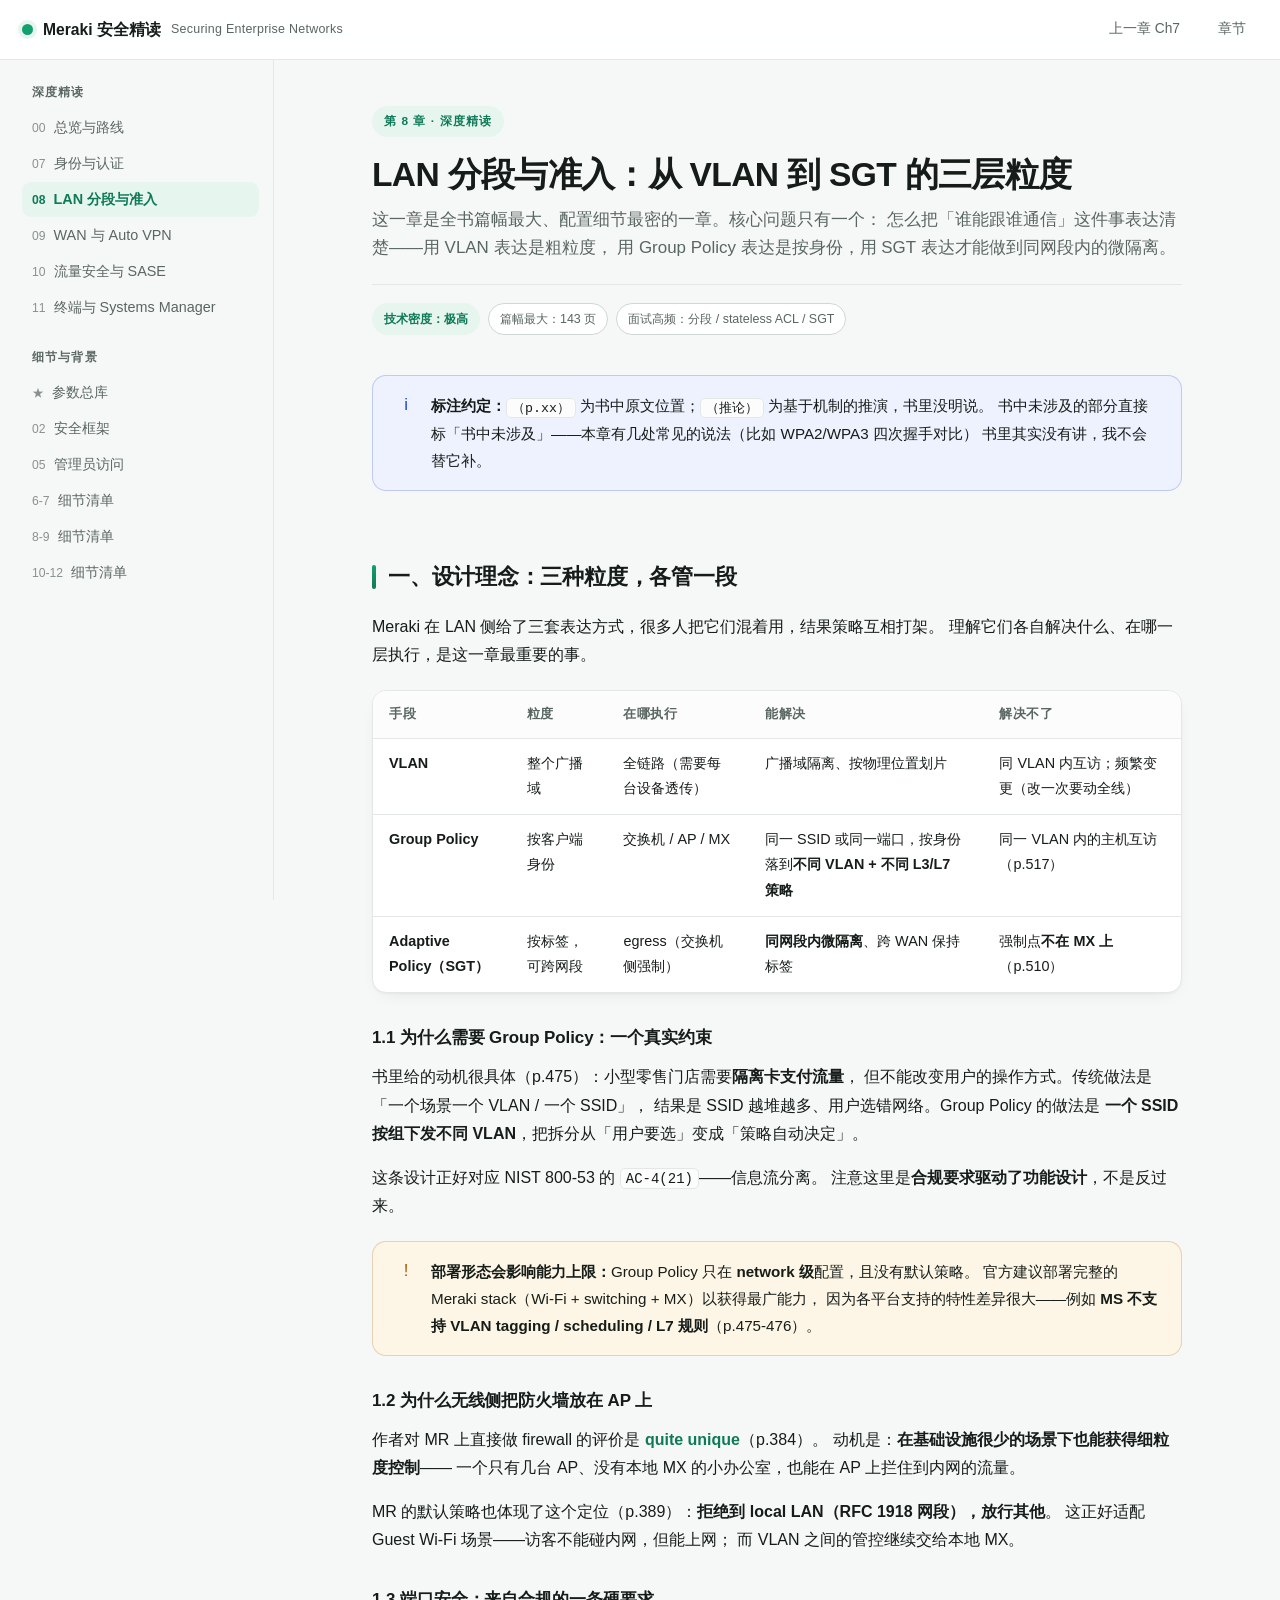
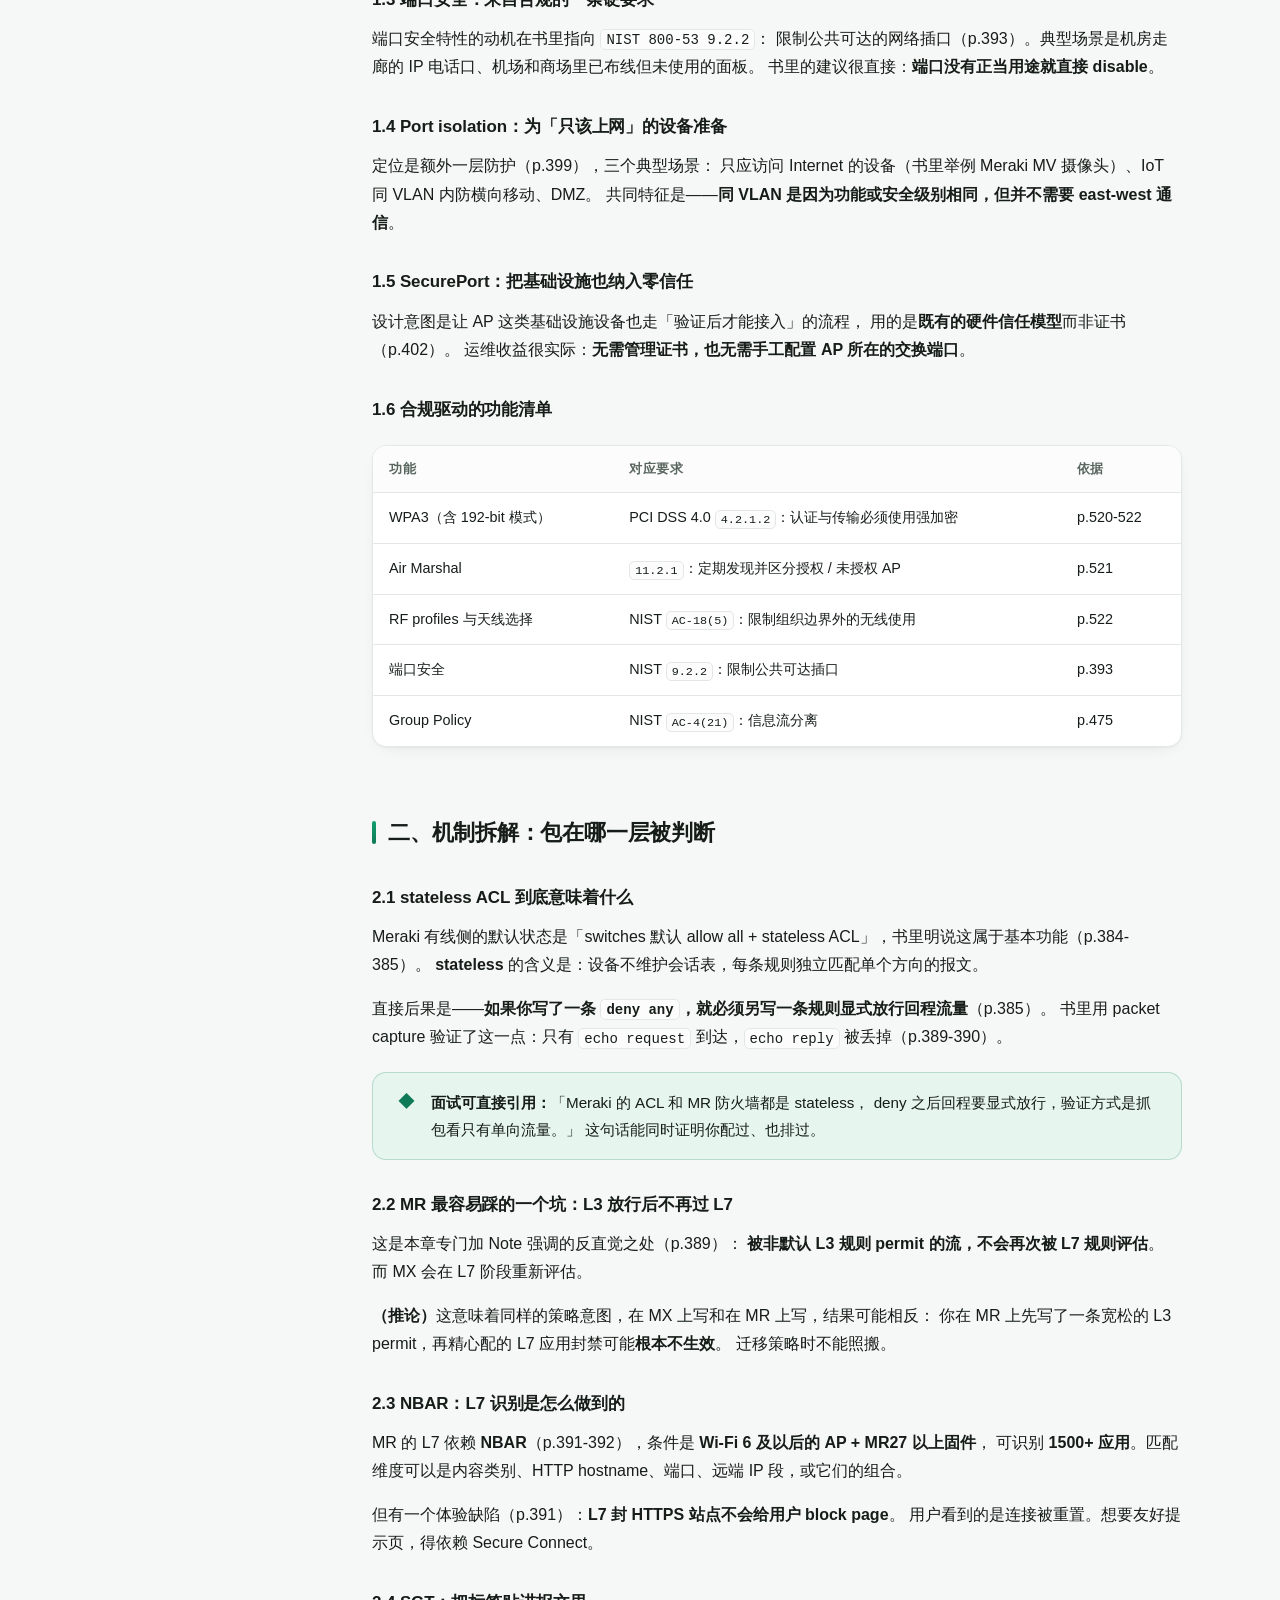
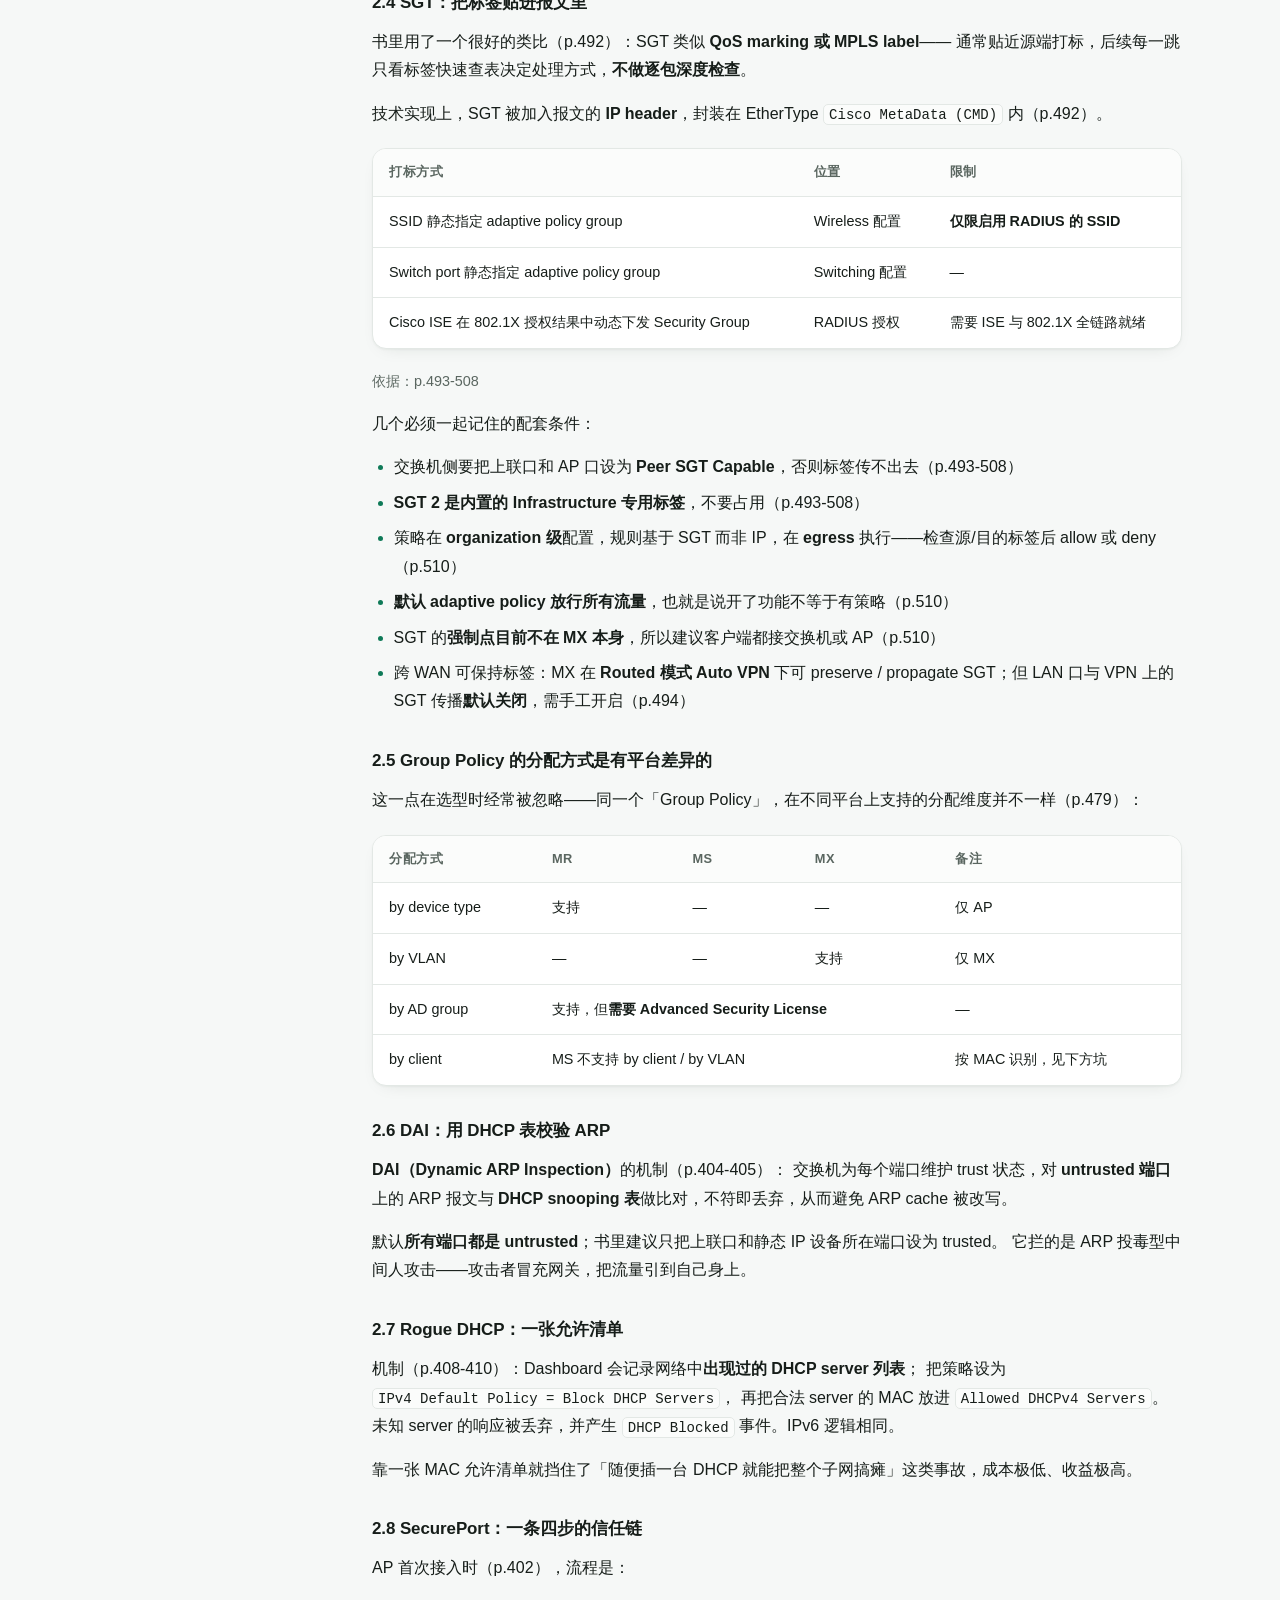
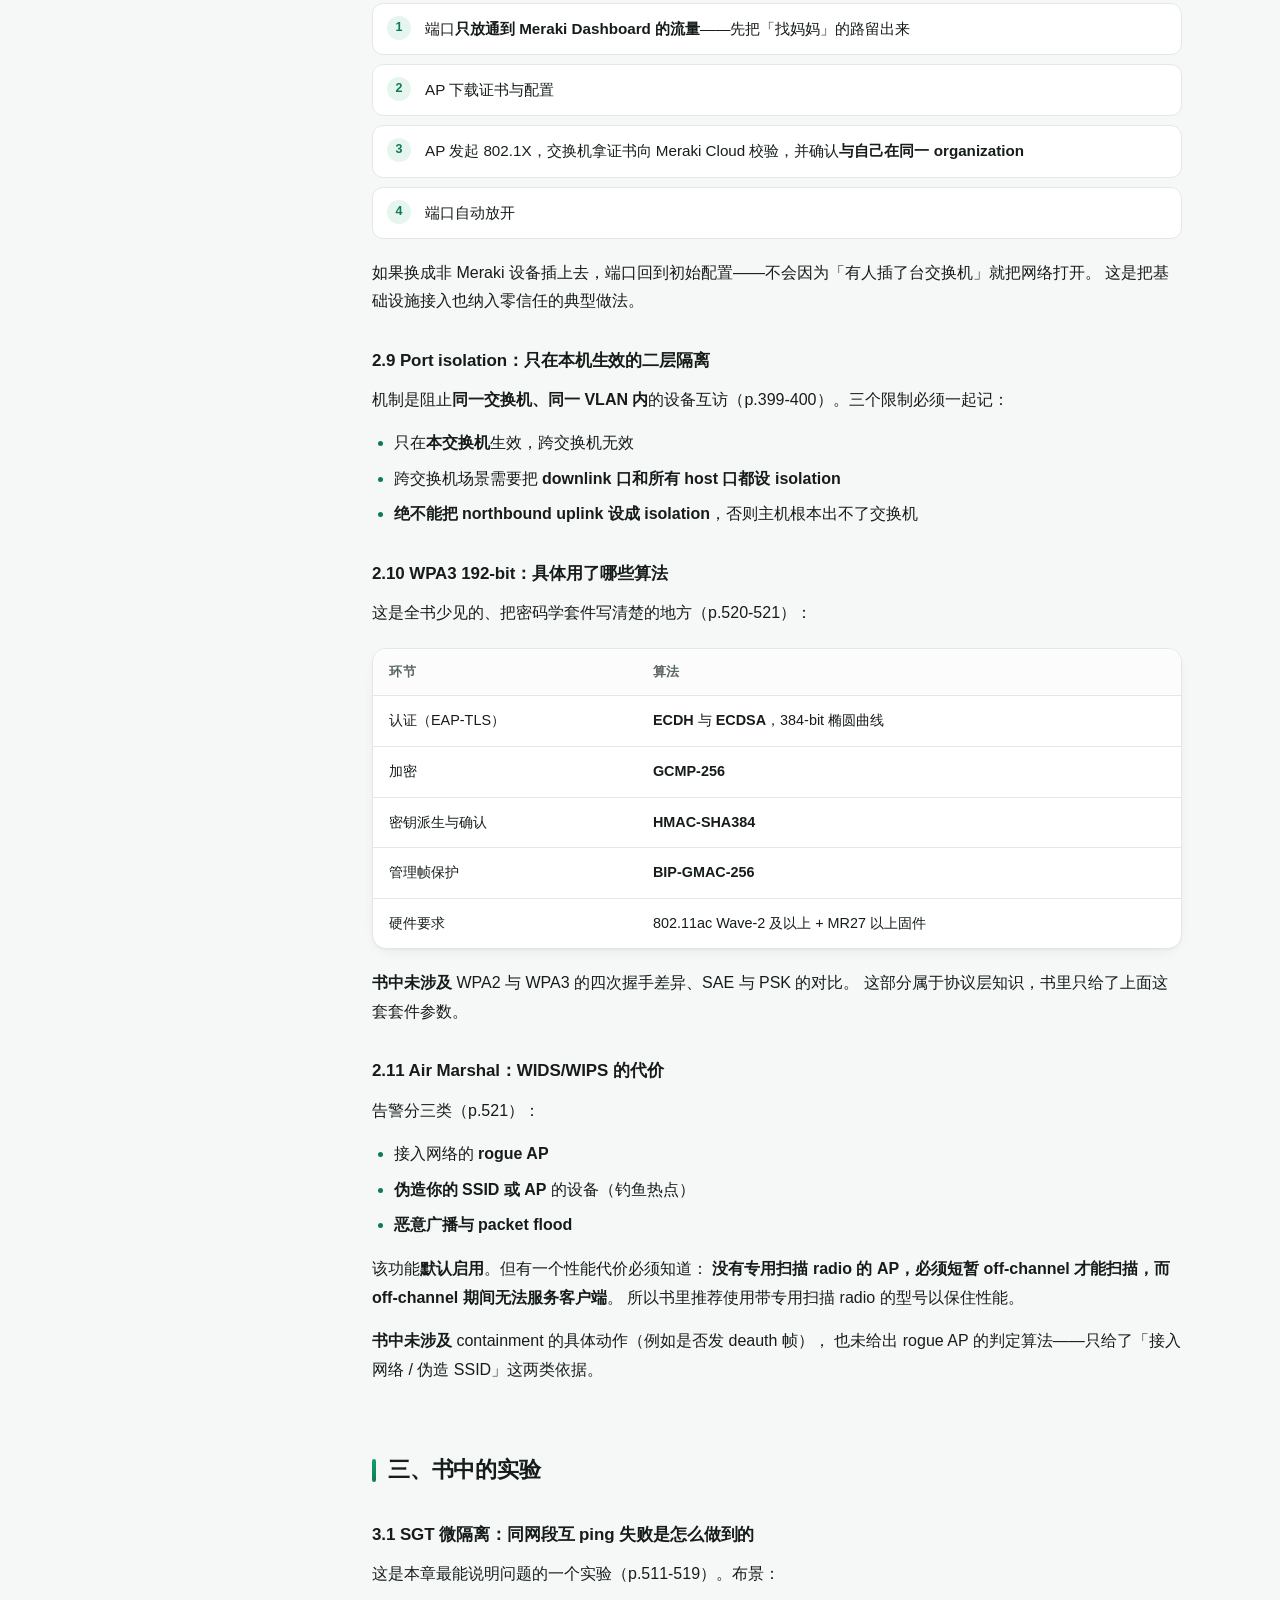
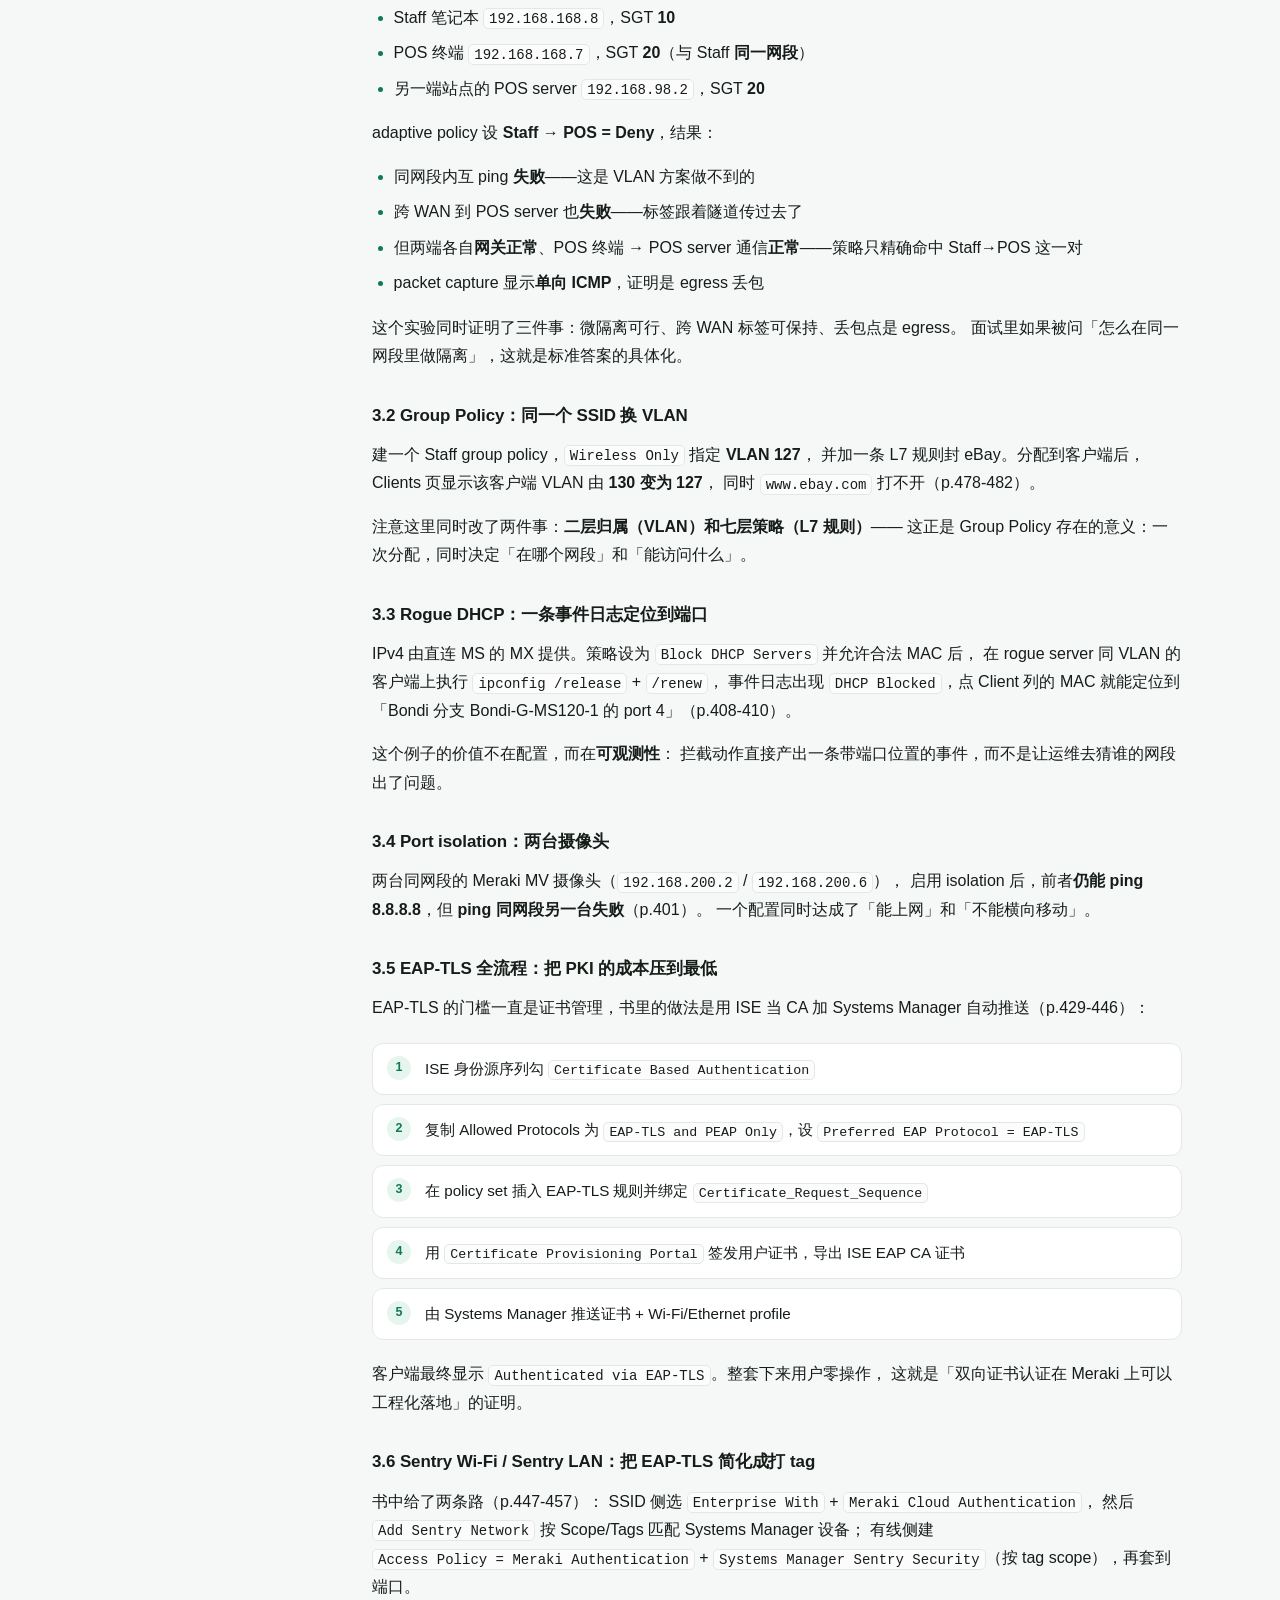
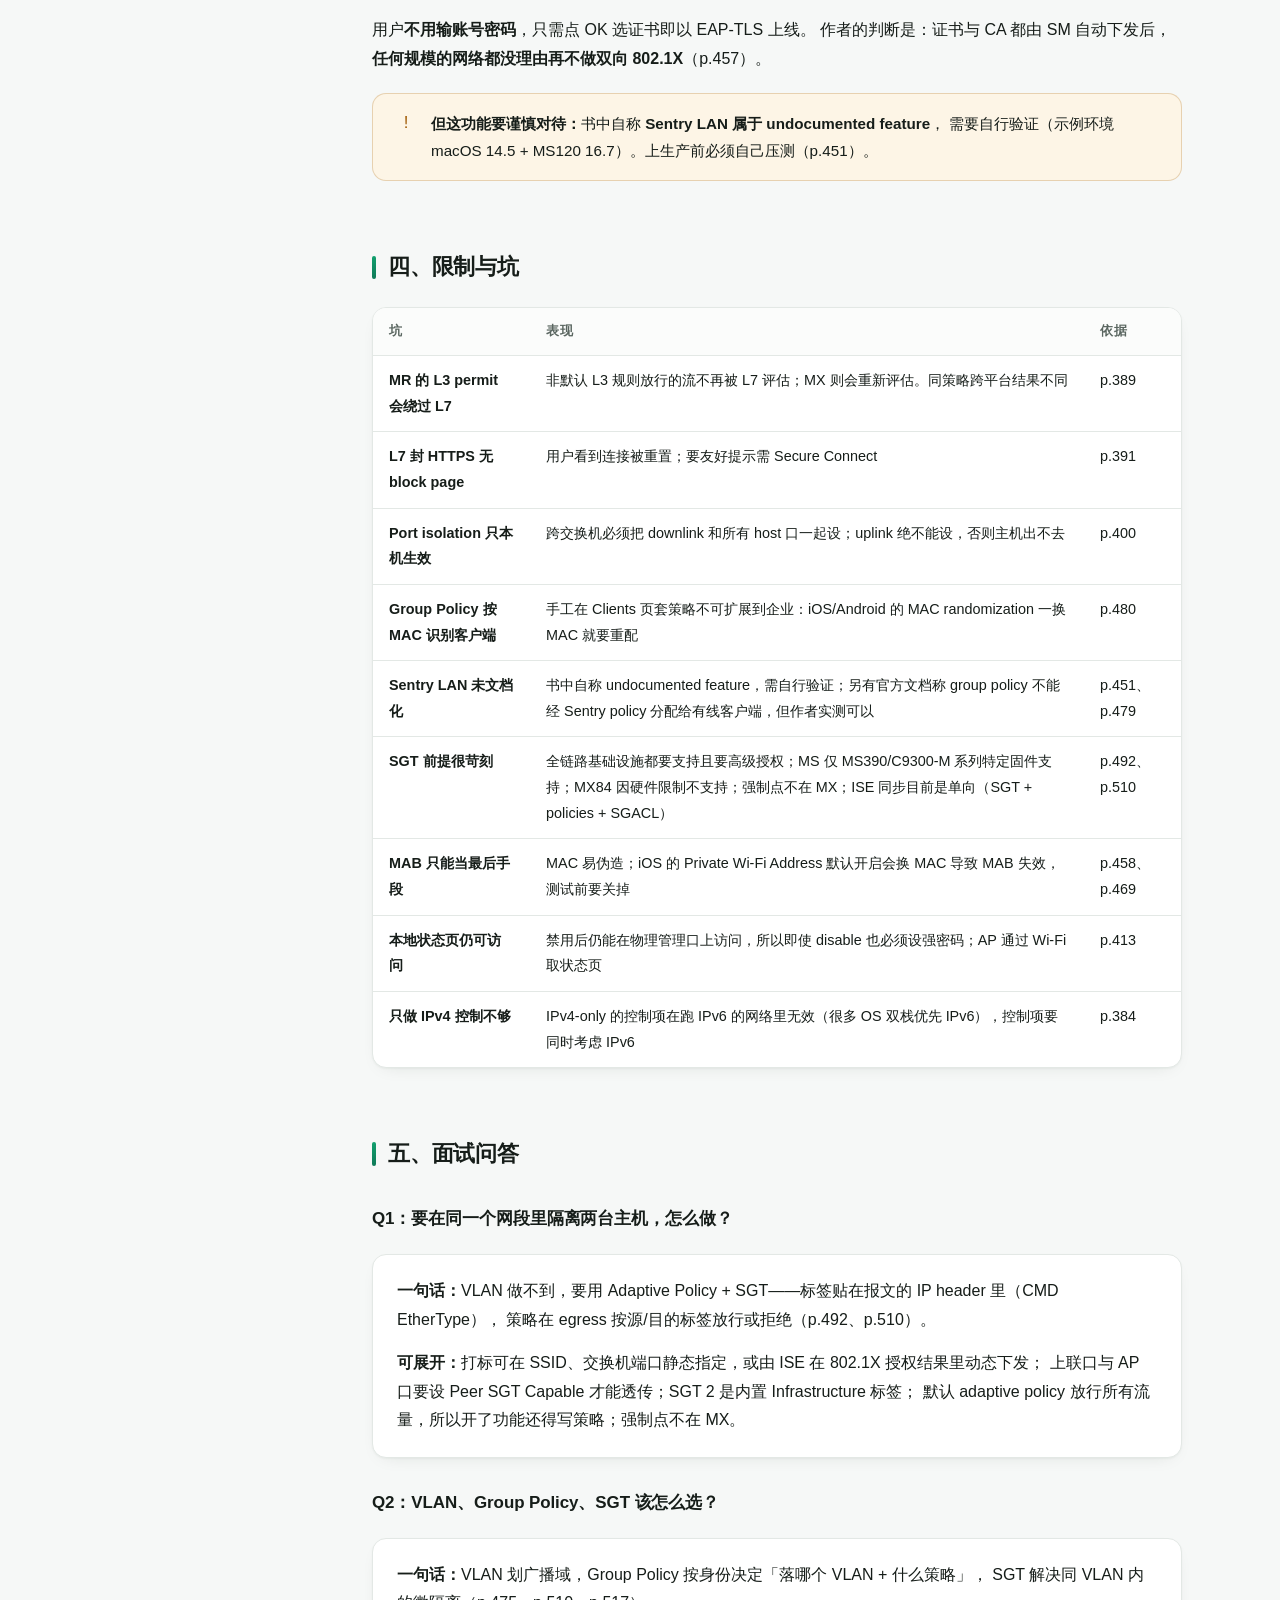
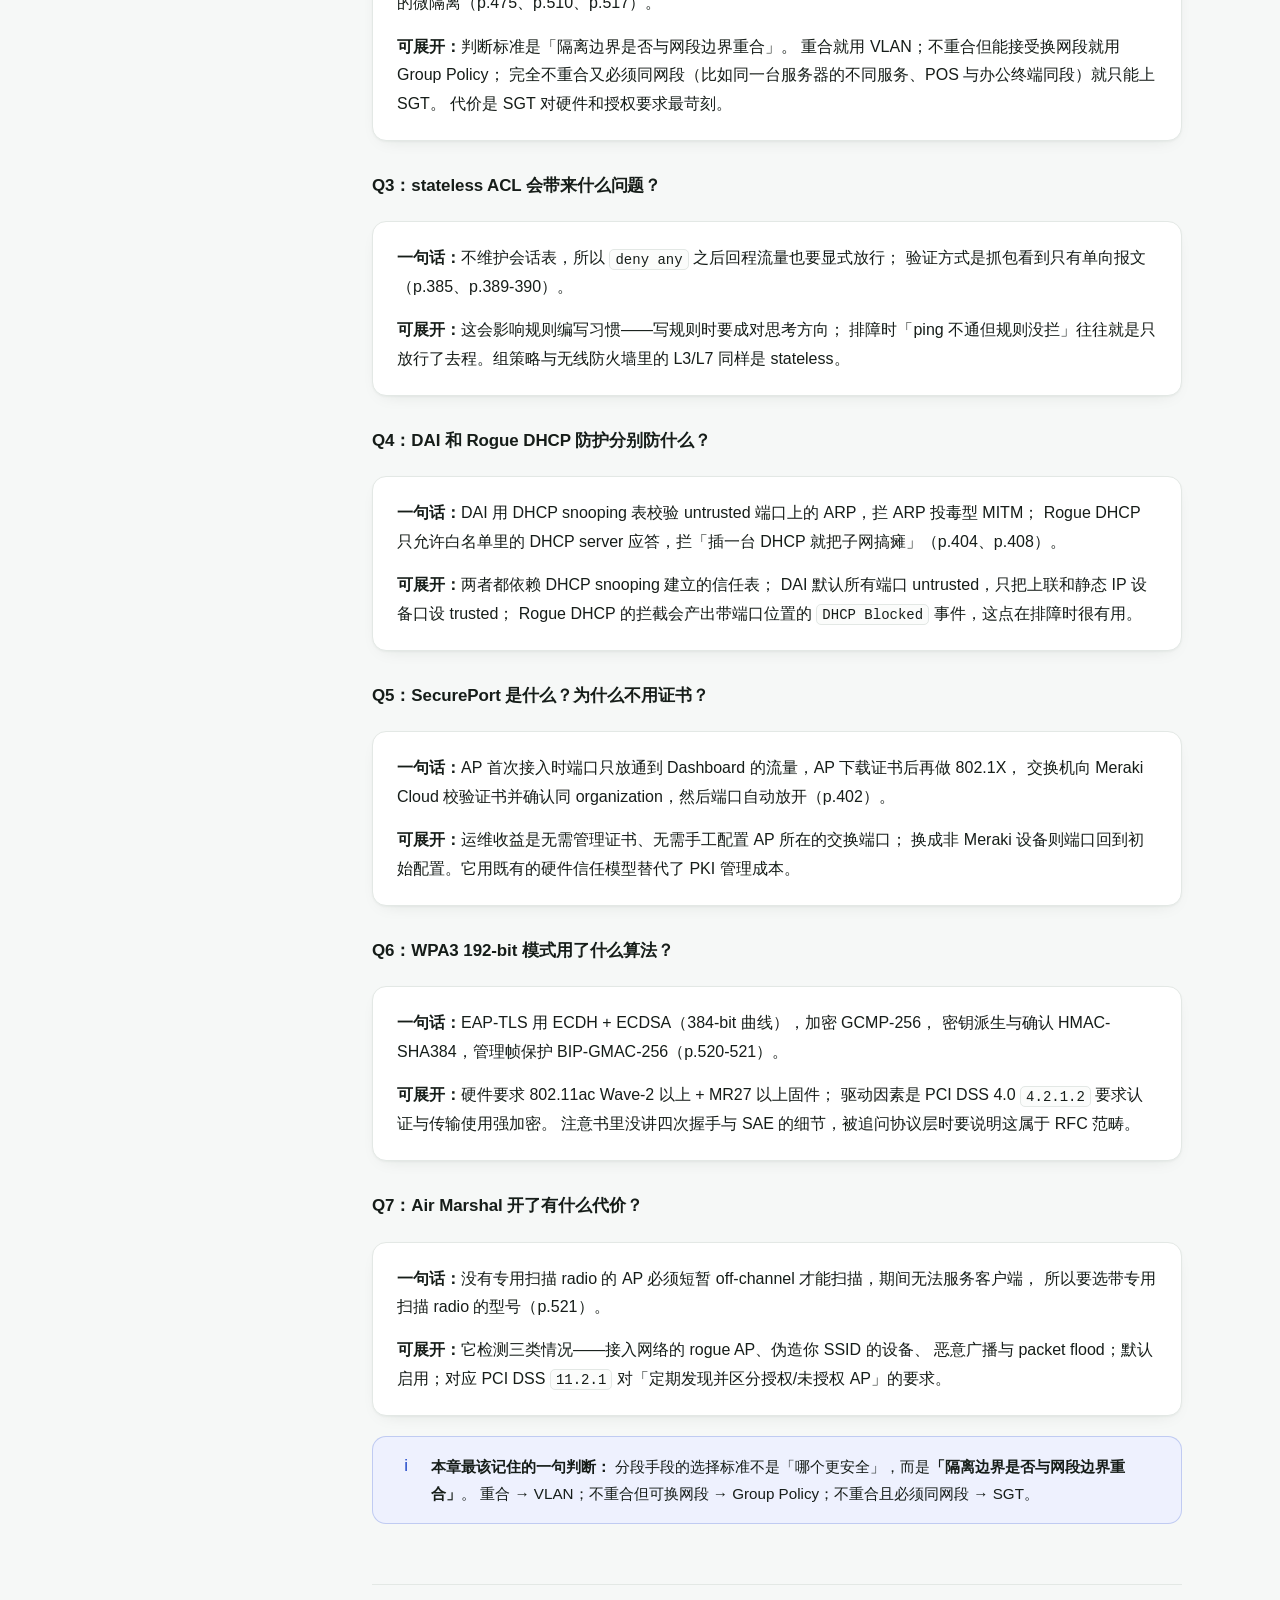
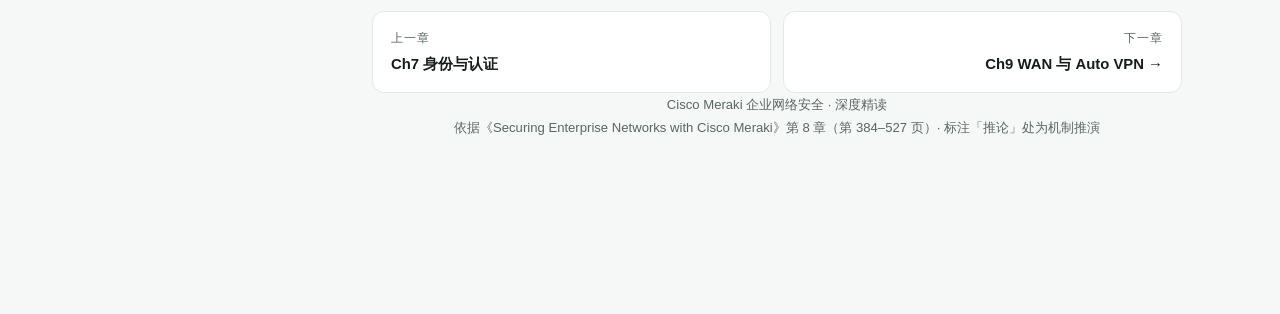
<file: notes/deep-ch08-lan.html>
<!DOCTYPE html>
<html lang="zh-CN">
<head>
<meta charset="UTF-8">
<meta name="viewport" content="width=device-width, initial-scale=1">
<title>Ch8 LAN 分段与准入：机制拆解 | Meraki 安全精读</title>
<meta name="description" content="第 8 章深度精读：VLAN / Group Policy / Adaptive Policy(SGT) 三种分段粒度的取舍、stateless ACL 的后果、DAI 与 rogue DHCP 防护机制、WPA3 192-bit 密码学参数。">
<link rel="stylesheet" href="../assets/style.css">
</head>
<body>
<div id="progress"></div>

<header class="topbar">
  <button class="menu-btn" aria-label="打开目录">☰</button>
  <a class="brand" href="../index.html">
    <span class="dot"></span>
    Meraki 安全精读
    <small>Securing Enterprise Networks</small>
  </a>
  <span class="topbar-spacer"></span>
  <a class="topbar-link hide-sm" href="deep-ch07-identity.html">上一章 Ch7</a>
  <a class="topbar-link" href="../index.html#chapters">章节</a>
</header>

<div class="layout">

  <nav class="sidebar">
    <div class="side-group-title">深度精读</div>
    <a href="../index.html"><span class="num">00</span>总览与路线</a>
    <a href="deep-ch07-identity.html"><span class="num">07</span>身份与认证</a>
    <a class="active" href="deep-ch08-lan.html"><span class="num">08</span>LAN 分段与准入</a>
    <a href="deep-ch09-wan.html"><span class="num">09</span>WAN 与 Auto VPN</a>
    <a href="deep-ch10-traffic.html"><span class="num">10</span>流量安全与 SASE</a>
    <a href="deep-ch11-endpoint.html"><span class="num">11</span>终端与 Systems Manager</a>
    <div class="side-group-title">细节与背景</div>
    <a href="tech-details.html"><span class="num">★</span>参数总库</a>
    <a href="ch02-frameworks.html"><span class="num">02</span>安全框架</a>
    <a href="ch05-admin-access-details.html"><span class="num">05</span>管理员访问</a>
    <a href="tech-ch06-ch07.html"><span class="num">6-7</span>细节清单</a>
    <a href="tech-ch08-ch09.html"><span class="num">8-9</span>细节清单</a>
    <a href="tech-ch10-ch12.html"><span class="num">10-12</span>细节清单</a>
  </nav>

  <main>
  <article class="content">

    <div class="chapter-head">
      <div class="eyebrow">第 8 章 · 深度精读</div>
      <h1>LAN 分段与准入：从 VLAN 到 SGT 的三层粒度</h1>
      <p class="subtitle">
        这一章是全书篇幅最大、配置细节最密的一章。核心问题只有一个：
        怎么把「谁能跟谁通信」这件事表达清楚——用 VLAN 表达是粗粒度，
        用 Group Policy 表达是按身份，用 SGT 表达才能做到同网段内的微隔离。
      </p>
      <div class="meta-row">
        <span class="chip strong">技术密度：极高</span>
        <span class="chip">篇幅最大：143 页</span>
        <span class="chip">面试高频：分段 / stateless ACL / SGT</span>
      </div>
    </div>

    <div class="callout info">
      <span class="ico">i</span>
      <div>
        <p><strong>标注约定：</strong><code>（p.xx）</code> 为书中原文位置；<code>（推论）</code> 为基于机制的推演，书里没明说。
        书中未涉及的部分直接标「书中未涉及」——本章有几处常见的说法（比如 WPA2/WPA3 四次握手对比）
        书里其实没有讲，我不会替它补。</p>
      </div>
    </div>

    <h2>一、设计理念：三种粒度，各管一段</h2>

    <p>
      Meraki 在 LAN 侧给了三套表达方式，很多人把它们混着用，结果策略互相打架。
      理解它们各自解决什么、在哪一层执行，是这一章最重要的事。
    </p>

    <div class="table-wrap">
      <table>
        <thead>
          <tr><th>手段</th><th>粒度</th><th>在哪执行</th><th>能解决</th><th>解决不了</th></tr>
        </thead>
        <tbody>
          <tr>
            <td><strong>VLAN</strong></td>
            <td>整个广播域</td>
            <td>全链路（需要每台设备透传）</td>
            <td>广播域隔离、按物理位置划片</td>
            <td>同 VLAN 内互访；频繁变更（改一次要动全线）</td>
          </tr>
          <tr>
            <td><strong>Group Policy</strong></td>
            <td>按客户端身份</td>
            <td>交换机 / AP / MX</td>
            <td>同一 SSID 或同一端口，按身份落到<strong>不同 VLAN + 不同 L3/L7 策略</strong></td>
            <td>同一 VLAN 内的主机互访（p.517）</td>
          </tr>
          <tr>
            <td><strong>Adaptive Policy（SGT）</strong></td>
            <td>按标签，可跨网段</td>
            <td>egress（交换机侧强制）</td>
            <td><strong>同网段内微隔离</strong>、跨 WAN 保持标签</td>
            <td>强制点<strong>不在 MX 上</strong>（p.510）</td>
          </tr>
        </tbody>
      </table>
    </div>

    <h3>1.1 为什么需要 Group Policy：一个真实约束</h3>

    <p>
      书里给的动机很具体（p.475）：小型零售门店需要<strong>隔离卡支付流量</strong>，
      但不能改变用户的操作方式。传统做法是「一个场景一个 VLAN / 一个 SSID」，
      结果是 SSID 越堆越多、用户选错网络。Group Policy 的做法是
      <strong>一个 SSID 按组下发不同 VLAN</strong>，把拆分从「用户要选」变成「策略自动决定」。
    </p>

    <p>
      这条设计正好对应 NIST 800-53 的 <code>AC-4(21)</code>——信息流分离。
      注意这里是<strong>合规要求驱动了功能设计</strong>，不是反过来。
    </p>

    <div class="callout warn">
      <span class="ico">!</span>
      <div>
        <p><strong>部署形态会影响能力上限：</strong>Group Policy 只在 <strong>network 级</strong>配置，且没有默认策略。
        官方建议部署完整的 Meraki stack（Wi-Fi + switching + MX）以获得最广能力，
        因为各平台支持的特性差异很大——例如 <strong>MS 不支持 VLAN tagging / scheduling / L7 规则</strong>（p.475-476）。</p>
      </div>
    </div>

    <h3>1.2 为什么无线侧把防火墙放在 AP 上</h3>

    <p>
      作者对 MR 上直接做 firewall 的评价是 <em>quite unique</em>（p.384）。
      动机是：<strong>在基础设施很少的场景下也能获得细粒度控制</strong>——
      一个只有几台 AP、没有本地 MX 的小办公室，也能在 AP 上拦住到内网的流量。
    </p>

    <p>
      MR 的默认策略也体现了这个定位（p.389）：<strong>拒绝到 local LAN（RFC 1918 网段），放行其他</strong>。
      这正好适配 Guest Wi-Fi 场景——访客不能碰内网，但能上网；
      而 VLAN 之间的管控继续交给本地 MX。
    </p>

    <h3>1.3 端口安全：来自合规的一条硬要求</h3>

    <p>
      端口安全特性的动机在书里指向 <code>NIST 800-53 9.2.2</code>：
      限制公共可达的网络插口（p.393）。典型场景是机房走廊的 IP 电话口、机场和商场里已布线但未使用的面板。
      书里的建议很直接：<strong>端口没有正当用途就直接 disable</strong>。
    </p>

    <h3>1.4 Port isolation：为「只该上网」的设备准备</h3>

    <p>
      定位是额外一层防护（p.399），三个典型场景：
      只应访问 Internet 的设备（书里举例 Meraki MV 摄像头）、IoT 同 VLAN 内防横向移动、DMZ。
      共同特征是——<strong>同 VLAN 是因为功能或安全级别相同，但并不需要 east-west 通信</strong>。
    </p>

    <h3>1.5 SecurePort：把基础设施也纳入零信任</h3>

    <p>
      设计意图是让 AP 这类基础设施设备也走「验证后才能接入」的流程，
      用的是<strong>既有的硬件信任模型</strong>而非证书（p.402）。
      运维收益很实际：<strong>无需管理证书，也无需手工配置 AP 所在的交换端口</strong>。
    </p>

    <h3>1.6 合规驱动的功能清单</h3>

    <div class="table-wrap">
      <table>
        <thead>
          <tr><th>功能</th><th>对应要求</th><th>依据</th></tr>
        </thead>
        <tbody>
          <tr><td>WPA3（含 192-bit 模式）</td><td>PCI DSS 4.0 <code>4.2.1.2</code>：认证与传输必须使用强加密</td><td>p.520-522</td></tr>
          <tr><td>Air Marshal</td><td><code>11.2.1</code>：定期发现并区分授权 / 未授权 AP</td><td>p.521</td></tr>
          <tr><td>RF profiles 与天线选择</td><td>NIST <code>AC-18(5)</code>：限制组织边界外的无线使用</td><td>p.522</td></tr>
          <tr><td>端口安全</td><td>NIST <code>9.2.2</code>：限制公共可达插口</td><td>p.393</td></tr>
          <tr><td>Group Policy</td><td>NIST <code>AC-4(21)</code>：信息流分离</td><td>p.475</td></tr>
        </tbody>
      </table>
    </div>

    <h2>二、机制拆解：包在哪一层被判断</h2>

    <h3>2.1 stateless ACL 到底意味着什么</h3>

    <p>
      Meraki 有线侧的默认状态是「switches 默认 allow all + stateless ACL」，书里明说这属于基本功能（p.384-385）。
      <strong>stateless</strong> 的含义是：设备不维护会话表，每条规则独立匹配单个方向的报文。
    </p>

    <p>
      直接后果是——<strong>如果你写了一条 <code>deny any</code>，就必须另写一条规则显式放行回程流量</strong>（p.385）。
      书里用 packet capture 验证了这一点：只有 <code>echo request</code> 到达，<code>echo reply</code> 被丢掉（p.389-390）。
    </p>

    <div class="callout tip">
      <span class="ico">◆</span>
      <div>
        <p><strong>面试可直接引用：</strong>「Meraki 的 ACL 和 MR 防火墙都是 stateless，
        deny 之后回程要显式放行，验证方式是抓包看只有单向流量。」
        这句话能同时证明你配过、也排过。</p>
      </div>
    </div>

    <h3>2.2 MR 最容易踩的一个坑：L3 放行后不再过 L7</h3>

    <p>
      这是本章专门加 Note 强调的反直觉之处（p.389）：
      <strong>被非默认 L3 规则 permit 的流，不会再次被 L7 规则评估</strong>。
      而 MX 会在 L7 阶段重新评估。
    </p>

    <p>
      <strong>（推论）</strong>这意味着同样的策略意图，在 MX 上写和在 MR 上写，结果可能相反：
      你在 MR 上先写了一条宽松的 L3 permit，再精心配的 L7 应用封禁可能<strong>根本不生效</strong>。
      迁移策略时不能照搬。
    </p>

    <h3>2.3 NBAR：L7 识别是怎么做到的</h3>

    <p>
      MR 的 L7 依赖 <strong>NBAR</strong>（p.391-392），条件是 <strong>Wi-Fi 6 及以后的 AP + MR27 以上固件</strong>，
      可识别 <strong>1500+ 应用</strong>。匹配维度可以是内容类别、HTTP hostname、端口、远端 IP 段，或它们的组合。
    </p>

    <p>
      但有一个体验缺陷（p.391）：<strong>L7 封 HTTPS 站点不会给用户 block page</strong>。
      用户看到的是连接被重置。想要友好提示页，得依赖 Secure Connect。
    </p>

    <h3>2.4 SGT：把标签贴进报文里</h3>

    <p>
      书里用了一个很好的类比（p.492）：SGT 类似 <strong>QoS marking 或 MPLS label</strong>——
      通常贴近源端打标，后续每一跳只看标签快速查表决定处理方式，<strong>不做逐包深度检查</strong>。
    </p>

    <p>
      技术实现上，SGT 被加入报文的 <strong>IP header</strong>，封装在 EtherType
      <code>Cisco MetaData (CMD)</code> 内（p.492）。
    </p>

    <div class="table-wrap">
      <table>
        <thead>
          <tr><th>打标方式</th><th>位置</th><th>限制</th></tr>
        </thead>
        <tbody>
          <tr><td>SSID 静态指定 adaptive policy group</td><td>Wireless 配置</td><td><strong>仅限启用 RADIUS 的 SSID</strong></td></tr>
          <tr><td>Switch port 静态指定 adaptive policy group</td><td>Switching 配置</td><td>—</td></tr>
          <tr><td>Cisco ISE 在 802.1X 授权结果中动态下发 Security Group</td><td>RADIUS 授权</td><td>需要 ISE 与 802.1X 全链路就绪</td></tr>
        </tbody>
      </table>
    </div>
    <p style="font-size:.9rem;color:var(--text-dim)">依据：p.493-508</p>

    <p>
      几个必须一起记住的配套条件：
    </p>
    <ul>
      <li>交换机侧要把上联口和 AP 口设为 <strong>Peer SGT Capable</strong>，否则标签传不出去（p.493-508）</li>
      <li><strong>SGT 2 是内置的 Infrastructure 专用标签</strong>，不要占用（p.493-508）</li>
      <li>策略在 <strong>organization 级</strong>配置，规则基于 SGT 而非 IP，在 <strong>egress</strong> 执行——检查源/目的标签后 allow 或 deny（p.510）</li>
      <li><strong>默认 adaptive policy 放行所有流量</strong>，也就是说开了功能不等于有策略（p.510）</li>
      <li>SGT 的<strong>强制点目前不在 MX 本身</strong>，所以建议客户端都接交换机或 AP（p.510）</li>
      <li>跨 WAN 可保持标签：MX 在 <strong>Routed 模式 Auto VPN</strong> 下可 preserve / propagate SGT；但 LAN 口与 VPN 上的 SGT 传播<strong>默认关闭</strong>，需手工开启（p.494）</li>
    </ul>

    <h3>2.5 Group Policy 的分配方式是有平台差异的</h3>

    <p>
      这一点在选型时经常被忽略——同一个「Group Policy」，在不同平台上支持的分配维度并不一样（p.479）：
    </p>

    <div class="table-wrap">
      <table>
        <thead>
          <tr><th>分配方式</th><th>MR</th><th>MS</th><th>MX</th><th>备注</th></tr>
        </thead>
        <tbody>
          <tr><td>by device type</td><td>支持</td><td>—</td><td>—</td><td>仅 AP</td></tr>
          <tr><td>by VLAN</td><td>—</td><td>—</td><td>支持</td><td>仅 MX</td></tr>
          <tr><td>by AD group</td><td colspan="3">支持，但<strong>需要 Advanced Security License</strong></td><td>—</td></tr>
          <tr><td>by client</td><td colspan="3">MS 不支持 by client / by VLAN</td><td>按 MAC 识别，见下方坑</td></tr>
        </tbody>
      </table>
    </div>

    <h3>2.6 DAI：用 DHCP 表校验 ARP</h3>

    <p>
      <strong>DAI（Dynamic ARP Inspection）</strong>的机制（p.404-405）：
      交换机为每个端口维护 trust 状态，对 <strong>untrusted 端口</strong>上的 ARP 报文与
      <strong>DHCP snooping 表</strong>做比对，不符即丢弃，从而避免 ARP cache 被改写。
    </p>

    <p>
      默认<strong>所有端口都是 untrusted</strong>；书里建议只把上联口和静态 IP 设备所在端口设为 trusted。
      它拦的是 ARP 投毒型中间人攻击——攻击者冒充网关，把流量引到自己身上。
    </p>

    <h3>2.7 Rogue DHCP：一张允许清单</h3>

    <p>
      机制（p.408-410）：Dashboard 会记录网络中<strong>出现过的 DHCP server 列表</strong>；
      把策略设为 <code>IPv4 Default Policy = Block DHCP Servers</code>，
      再把合法 server 的 MAC 放进 <code>Allowed DHCPv4 Servers</code>。
      未知 server 的响应被丢弃，并产生 <code>DHCP Blocked</code> 事件。IPv6 逻辑相同。
    </p>

    <p>
      靠一张 MAC 允许清单就挡住了「随便插一台 DHCP 就能把整个子网搞瘫」这类事故，成本极低、收益极高。
    </p>

    <h3>2.8 SecurePort：一条四步的信任链</h3>

    <p>
      AP 首次接入时（p.402），流程是：
    </p>
    <ol class="keypoints">
      <li>端口<strong>只放通到 Meraki Dashboard 的流量</strong>——先把「找妈妈」的路留出来</li>
      <li>AP 下载证书与配置</li>
      <li>AP 发起 802.1X，交换机拿证书向 Meraki Cloud 校验，并确认<strong>与自己在同一 organization</strong></li>
      <li>端口自动放开</li>
    </ol>
    <p>
      如果换成非 Meraki 设备插上去，端口回到初始配置——不会因为「有人插了台交换机」就把网络打开。
      这是把基础设施接入也纳入零信任的典型做法。
    </p>

    <h3>2.9 Port isolation：只在本机生效的二层隔离</h3>

    <p>
      机制是阻止<strong>同一交换机、同一 VLAN 内</strong>的设备互访（p.399-400）。三个限制必须一起记：
    </p>
    <ul>
      <li>只在<strong>本交换机</strong>生效，跨交换机无效</li>
      <li>跨交换机场景需要把 <strong>downlink 口和所有 host 口都设 isolation</strong></li>
      <li><strong>绝不能把 northbound uplink 设成 isolation</strong>，否则主机根本出不了交换机</li>
    </ul>

    <h3>2.10 WPA3 192-bit：具体用了哪些算法</h3>

    <p>
      这是全书少见的、把密码学套件写清楚的地方（p.520-521）：
    </p>

    <div class="table-wrap">
      <table>
        <thead>
          <tr><th>环节</th><th>算法</th></tr>
        </thead>
        <tbody>
          <tr><td>认证（EAP-TLS）</td><td><strong>ECDH</strong> 与 <strong>ECDSA</strong>，384-bit 椭圆曲线</td></tr>
          <tr><td>加密</td><td><strong>GCMP-256</strong></td></tr>
          <tr><td>密钥派生与确认</td><td><strong>HMAC-SHA384</strong></td></tr>
          <tr><td>管理帧保护</td><td><strong>BIP-GMAC-256</strong></td></tr>
          <tr><td>硬件要求</td><td>802.11ac Wave-2 及以上 + MR27 以上固件</td></tr>
        </tbody>
      </table>
    </div>

    <p>
      <strong>书中未涉及</strong> WPA2 与 WPA3 的四次握手差异、SAE 与 PSK 的对比。
      这部分属于协议层知识，书里只给了上面这套套件参数。
    </p>

    <h3>2.11 Air Marshal：WIDS/WIPS 的代价</h3>

    <p>
      告警分三类（p.521）：
    </p>
    <ul>
      <li>接入网络的 <strong>rogue AP</strong></li>
      <li><strong>伪造你的 SSID 或 AP</strong> 的设备（钓鱼热点）</li>
      <li><strong>恶意广播与 packet flood</strong></li>
    </ul>

    <p>
      该功能<strong>默认启用</strong>。但有一个性能代价必须知道：
      <strong>没有专用扫描 radio 的 AP，必须短暂 off-channel 才能扫描，而 off-channel 期间无法服务客户端</strong>。
      所以书里推荐使用带专用扫描 radio 的型号以保住性能。
    </p>

    <p>
      <strong>书中未涉及</strong> containment 的具体动作（例如是否发 deauth 帧），
      也未给出 rogue AP 的判定算法——只给了「接入网络 / 伪造 SSID」这两类依据。
    </p>

    <h2>三、书中的实验</h2>

    <h3>3.1 SGT 微隔离：同网段互 ping 失败是怎么做到的</h3>

    <p>
      这是本章最能说明问题的一个实验（p.511-519）。布景：
    </p>
    <ul>
      <li>Staff 笔记本 <code>192.168.168.8</code>，SGT <strong>10</strong></li>
      <li>POS 终端 <code>192.168.168.7</code>，SGT <strong>20</strong>（与 Staff <strong>同一网段</strong>）</li>
      <li>另一端站点的 POS server <code>192.168.98.2</code>，SGT <strong>20</strong></li>
    </ul>

    <p>
      adaptive policy 设 <strong>Staff → POS = Deny</strong>，结果：
    </p>
    <ul>
      <li>同网段内互 ping <strong>失败</strong>——这是 VLAN 方案做不到的</li>
      <li>跨 WAN 到 POS server 也<strong>失败</strong>——标签跟着隧道传过去了</li>
      <li>但两端各自<strong>网关正常</strong>、POS 终端 → POS server 通信<strong>正常</strong>——策略只精确命中 Staff→POS 这一对</li>
      <li>packet capture 显示<strong>单向 ICMP</strong>，证明是 egress 丢包</li>
    </ul>

    <p>
      这个实验同时证明了三件事：微隔离可行、跨 WAN 标签可保持、丢包点是 egress。
      面试里如果被问「怎么在同一网段里做隔离」，这就是标准答案的具体化。
    </p>

    <h3>3.2 Group Policy：同一个 SSID 换 VLAN</h3>

    <p>
      建一个 Staff group policy，<code>Wireless Only</code> 指定 <strong>VLAN 127</strong>，
      并加一条 L7 规则封 eBay。分配到客户端后，Clients 页显示该客户端 VLAN 由 <strong>130 变为 127</strong>，
      同时 <code>www.ebay.com</code> 打不开（p.478-482）。
    </p>

    <p>
      注意这里同时改了两件事：<strong>二层归属（VLAN）和七层策略（L7 规则）</strong>——
      这正是 Group Policy 存在的意义：一次分配，同时决定「在哪个网段」和「能访问什么」。
    </p>

    <h3>3.3 Rogue DHCP：一条事件日志定位到端口</h3>

    <p>
      IPv4 由直连 MS 的 MX 提供。策略设为 <code>Block DHCP Servers</code> 并允许合法 MAC 后，
      在 rogue server 同 VLAN 的客户端上执行 <code>ipconfig /release</code> + <code>/renew</code>，
      事件日志出现 <code>DHCP Blocked</code>，点 Client 列的 MAC 就能定位到
      「Bondi 分支 Bondi-G-MS120-1 的 port 4」（p.408-410）。
    </p>

    <p>
      这个例子的价值不在配置，而在<strong>可观测性</strong>：
      拦截动作直接产出一条带端口位置的事件，而不是让运维去猜谁的网段出了问题。
    </p>

    <h3>3.4 Port isolation：两台摄像头</h3>

    <p>
      两台同网段的 Meraki MV 摄像头（<code>192.168.200.2</code> / <code>192.168.200.6</code>），
      启用 isolation 后，前者<strong>仍能 ping 8.8.8.8</strong>，但 <strong>ping 同网段另一台失败</strong>（p.401）。
      一个配置同时达成了「能上网」和「不能横向移动」。
    </p>

    <h3>3.5 EAP-TLS 全流程：把 PKI 的成本压到最低</h3>

    <p>
      EAP-TLS 的门槛一直是证书管理，书里的做法是用 ISE 当 CA 加 Systems Manager 自动推送（p.429-446）：
    </p>
    <ol class="keypoints">
      <li>ISE 身份源序列勾 <code>Certificate Based Authentication</code></li>
      <li>复制 Allowed Protocols 为 <code>EAP-TLS and PEAP Only</code>，设 <code>Preferred EAP Protocol = EAP-TLS</code></li>
      <li>在 policy set 插入 EAP-TLS 规则并绑定 <code>Certificate_Request_Sequence</code></li>
      <li>用 <code>Certificate Provisioning Portal</code> 签发用户证书，导出 ISE EAP CA 证书</li>
      <li>由 Systems Manager 推送证书 + Wi-Fi/Ethernet profile</li>
    </ol>
    <p>
      客户端最终显示 <code>Authenticated via EAP-TLS</code>。整套下来用户零操作，
      这就是「双向证书认证在 Meraki 上可以工程化落地」的证明。
    </p>

    <h3>3.6 Sentry Wi-Fi / Sentry LAN：把 EAP-TLS 简化成打 tag</h3>

    <p>
      书中给了两条路（p.447-457）：
      SSID 侧选 <code>Enterprise With</code> + <code>Meraki Cloud Authentication</code>，
      然后 <code>Add Sentry Network</code> 按 Scope/Tags 匹配 Systems Manager 设备；
      有线侧建 <code>Access Policy = Meraki Authentication</code> +
      <code>Systems Manager Sentry Security</code>（按 tag scope），再套到端口。
    </p>

    <p>
      用户<strong>不用输账号密码</strong>，只需点 OK 选证书即以 EAP-TLS 上线。
      作者的判断是：证书与 CA 都由 SM 自动下发后，<strong>任何规模的网络都没理由再不做双向 802.1X</strong>（p.457）。
    </p>

    <div class="callout warn">
      <span class="ico">!</span>
      <div>
        <p><strong>但这功能要谨慎对待：</strong>书中自称 <strong>Sentry LAN 属于 undocumented feature</strong>，
        需要自行验证（示例环境 macOS 14.5 + MS120 16.7）。上生产前必须自己压测（p.451）。</p>
      </div>
    </div>

    <h2>四、限制与坑</h2>

    <div class="table-wrap">
      <table>
        <thead>
          <tr><th>坑</th><th>表现</th><th>依据</th></tr>
        </thead>
        <tbody>
          <tr>
            <td><strong>MR 的 L3 permit 会绕过 L7</strong></td>
            <td>非默认 L3 规则放行的流不再被 L7 评估；MX 则会重新评估。同策略跨平台结果不同</td>
            <td>p.389</td>
          </tr>
          <tr>
            <td><strong>L7 封 HTTPS 无 block page</strong></td>
            <td>用户看到连接被重置；要友好提示需 Secure Connect</td>
            <td>p.391</td>
          </tr>
          <tr>
            <td><strong>Port isolation 只本机生效</strong></td>
            <td>跨交换机必须把 downlink 和所有 host 口一起设；uplink 绝不能设，否则主机出不去</td>
            <td>p.400</td>
          </tr>
          <tr>
            <td><strong>Group Policy 按 MAC 识别客户端</strong></td>
            <td>手工在 Clients 页套策略不可扩展到企业：iOS/Android 的 MAC randomization 一换 MAC 就要重配</td>
            <td>p.480</td>
          </tr>
          <tr>
            <td><strong>Sentry LAN 未文档化</strong></td>
            <td>书中自称 undocumented feature，需自行验证；另有官方文档称 group policy 不能经 Sentry policy 分配给有线客户端，但作者实测可以</td>
            <td>p.451、p.479</td>
          </tr>
          <tr>
            <td><strong>SGT 前提很苛刻</strong></td>
            <td>全链路基础设施都要支持且要高级授权；MS 仅 MS390/C9300-M 系列特定固件支持；MX84 因硬件限制不支持；强制点不在 MX；ISE 同步目前是单向（SGT + policies + SGACL）</td>
            <td>p.492、p.510</td>
          </tr>
          <tr>
            <td><strong>MAB 只能当最后手段</strong></td>
            <td>MAC 易伪造；iOS 的 Private Wi-Fi Address 默认开启会换 MAC 导致 MAB 失效，测试前要关掉</td>
            <td>p.458、p.469</td>
          </tr>
          <tr>
            <td><strong>本地状态页仍可访问</strong></td>
            <td>禁用后仍能在物理管理口上访问，所以即使 disable 也必须设强密码；AP 通过 Wi-Fi 取状态页</td>
            <td>p.413</td>
          </tr>
          <tr>
            <td><strong>只做 IPv4 控制不够</strong></td>
            <td>IPv4-only 的控制项在跑 IPv6 的网络里无效（很多 OS 双栈优先 IPv6），控制项要同时考虑 IPv6</td>
            <td>p.384</td>
          </tr>
        </tbody>
      </table>
    </div>

    <h2>五、面试问答</h2>

    <h3>Q1：要在同一个网段里隔离两台主机，怎么做？</h3>
    <div class="card">
      <p><strong>一句话：</strong>VLAN 做不到，要用 Adaptive Policy + SGT——标签贴在报文的 IP header 里（CMD EtherType），
      策略在 egress 按源/目的标签放行或拒绝（p.492、p.510）。</p>
      <p style="margin-bottom:0"><strong>可展开：</strong>打标可在 SSID、交换机端口静态指定，或由 ISE 在 802.1X 授权结果里动态下发；
      上联口与 AP 口要设 Peer SGT Capable 才能透传；SGT 2 是内置 Infrastructure 标签；
      默认 adaptive policy 放行所有流量，所以开了功能还得写策略；强制点不在 MX。</p>
    </div>

    <h3>Q2：VLAN、Group Policy、SGT 该怎么选？</h3>
    <div class="card">
      <p><strong>一句话：</strong>VLAN 划广播域，Group Policy 按身份决定「落哪个 VLAN + 什么策略」，
      SGT 解决同 VLAN 内的微隔离（p.475、p.510、p.517）。</p>
      <p style="margin-bottom:0"><strong>可展开：</strong>判断标准是「隔离边界是否与网段边界重合」。
      重合就用 VLAN；不重合但能接受换网段就用 Group Policy；
      完全不重合又必须同网段（比如同一台服务器的不同服务、POS 与办公终端同段）就只能上 SGT。
      代价是 SGT 对硬件和授权要求最苛刻。</p>
    </div>

    <h3>Q3：stateless ACL 会带来什么问题？</h3>
    <div class="card">
      <p><strong>一句话：</strong>不维护会话表，所以 <code>deny any</code> 之后回程流量也要显式放行；
      验证方式是抓包看到只有单向报文（p.385、p.389-390）。</p>
      <p style="margin-bottom:0"><strong>可展开：</strong>这会影响规则编写习惯——写规则时要成对思考方向；
      排障时「ping 不通但规则没拦」往往就是只放行了去程。组策略与无线防火墙里的 L3/L7 同样是 stateless。</p>
    </div>

    <h3>Q4：DAI 和 Rogue DHCP 防护分别防什么？</h3>
    <div class="card">
      <p><strong>一句话：</strong>DAI 用 DHCP snooping 表校验 untrusted 端口上的 ARP，拦 ARP 投毒型 MITM；
      Rogue DHCP 只允许白名单里的 DHCP server 应答，拦「插一台 DHCP 就把子网搞瘫」（p.404、p.408）。</p>
      <p style="margin-bottom:0"><strong>可展开：</strong>两者都依赖 DHCP snooping 建立的信任表；
      DAI 默认所有端口 untrusted，只把上联和静态 IP 设备口设 trusted；
      Rogue DHCP 的拦截会产出带端口位置的 <code>DHCP Blocked</code> 事件，这点在排障时很有用。</p>
    </div>

    <h3>Q5：SecurePort 是什么？为什么不用证书？</h3>
    <div class="card">
      <p><strong>一句话：</strong>AP 首次接入时端口只放通到 Dashboard 的流量，AP 下载证书后再做 802.1X，
      交换机向 Meraki Cloud 校验证书并确认同 organization，然后端口自动放开（p.402）。</p>
      <p style="margin-bottom:0"><strong>可展开：</strong>运维收益是无需管理证书、无需手工配置 AP 所在的交换端口；
      换成非 Meraki 设备则端口回到初始配置。它用既有的硬件信任模型替代了 PKI 管理成本。</p>
    </div>

    <h3>Q6：WPA3 192-bit 模式用了什么算法？</h3>
    <div class="card">
      <p><strong>一句话：</strong>EAP-TLS 用 ECDH + ECDSA（384-bit 曲线），加密 GCMP-256，
      密钥派生与确认 HMAC-SHA384，管理帧保护 BIP-GMAC-256（p.520-521）。</p>
      <p style="margin-bottom:0"><strong>可展开：</strong>硬件要求 802.11ac Wave-2 以上 + MR27 以上固件；
      驱动因素是 PCI DSS 4.0 <code>4.2.1.2</code> 要求认证与传输使用强加密。
      注意书里没讲四次握手与 SAE 的细节，被追问协议层时要说明这属于 RFC 范畴。</p>
    </div>

    <h3>Q7：Air Marshal 开了有什么代价？</h3>
    <div class="card">
      <p><strong>一句话：</strong>没有专用扫描 radio 的 AP 必须短暂 off-channel 才能扫描，期间无法服务客户端，
      所以要选带专用扫描 radio 的型号（p.521）。</p>
      <p style="margin-bottom:0"><strong>可展开：</strong>它检测三类情况——接入网络的 rogue AP、伪造你 SSID 的设备、
      恶意广播与 packet flood；默认启用；对应 PCI DSS <code>11.2.1</code> 对「定期发现并区分授权/未授权 AP」的要求。</p>
    </div>

    <div class="callout info">
      <span class="ico">i</span>
      <div>
        <p><strong>本章最该记住的一句判断：</strong>
        分段手段的选择标准不是「哪个更安全」，而是<strong>「隔离边界是否与网段边界重合」</strong>。
        重合 → VLAN；不重合但可换网段 → Group Policy；不重合且必须同网段 → SGT。</p>
      </div>
    </div>

    <div class="pager">
      <a href="deep-ch07-identity.html">
        <span class="dir">上一章</span>
        <span class="ttl">Ch7 身份与认证</span>
      </a>
      <a class="next" href="deep-ch09-wan.html">
        <span class="dir">下一章</span>
        <span class="ttl">Ch9 WAN 与 Auto VPN →</span>
      </a>
    </div>
  </article>

  <footer>
    <p>Cisco Meraki 企业网络安全 · 深度精读<br>
    依据《Securing Enterprise Networks with Cisco Meraki》第 8 章（第 384–527 页）· 标注「推论」处为机制推演</p>
  </footer>
  </main>
</div>

<div id="overlay"></div>
<script src="../assets/app.js"></script>
</body>
</html>
</file>
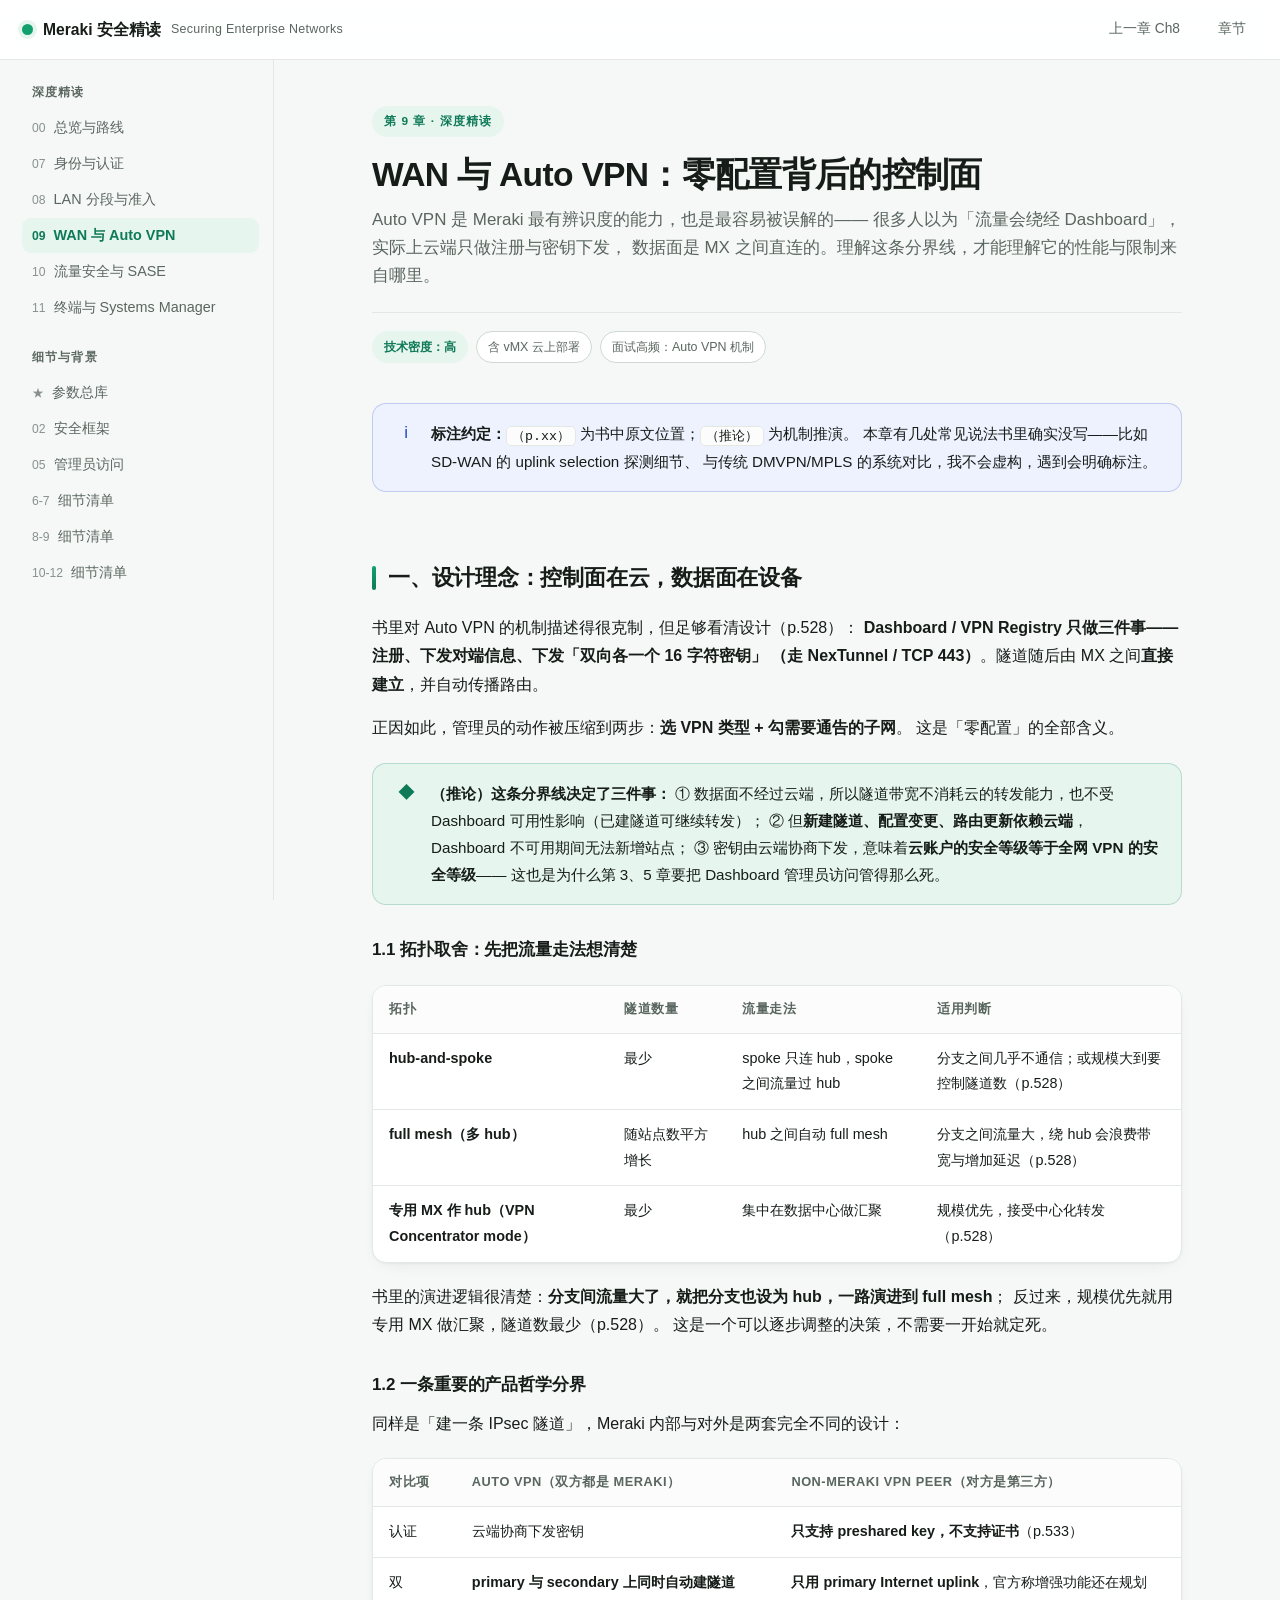
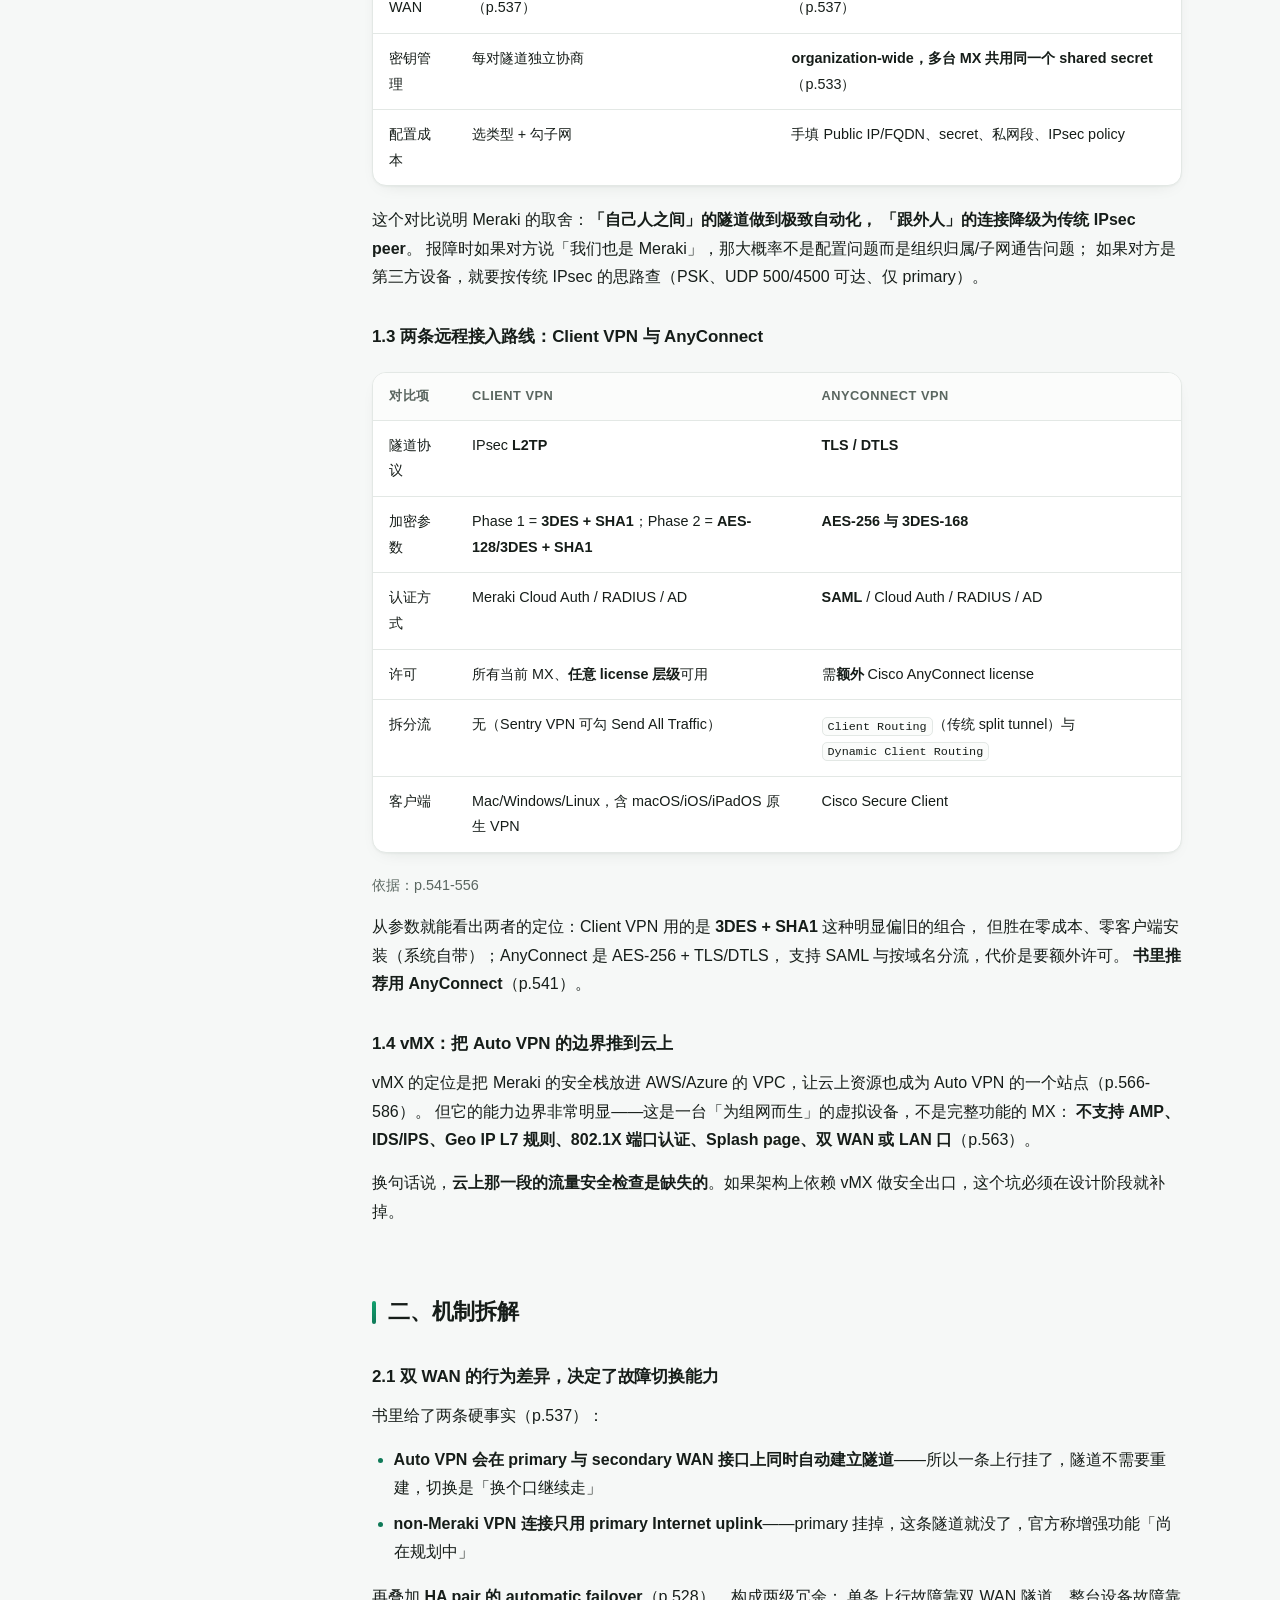
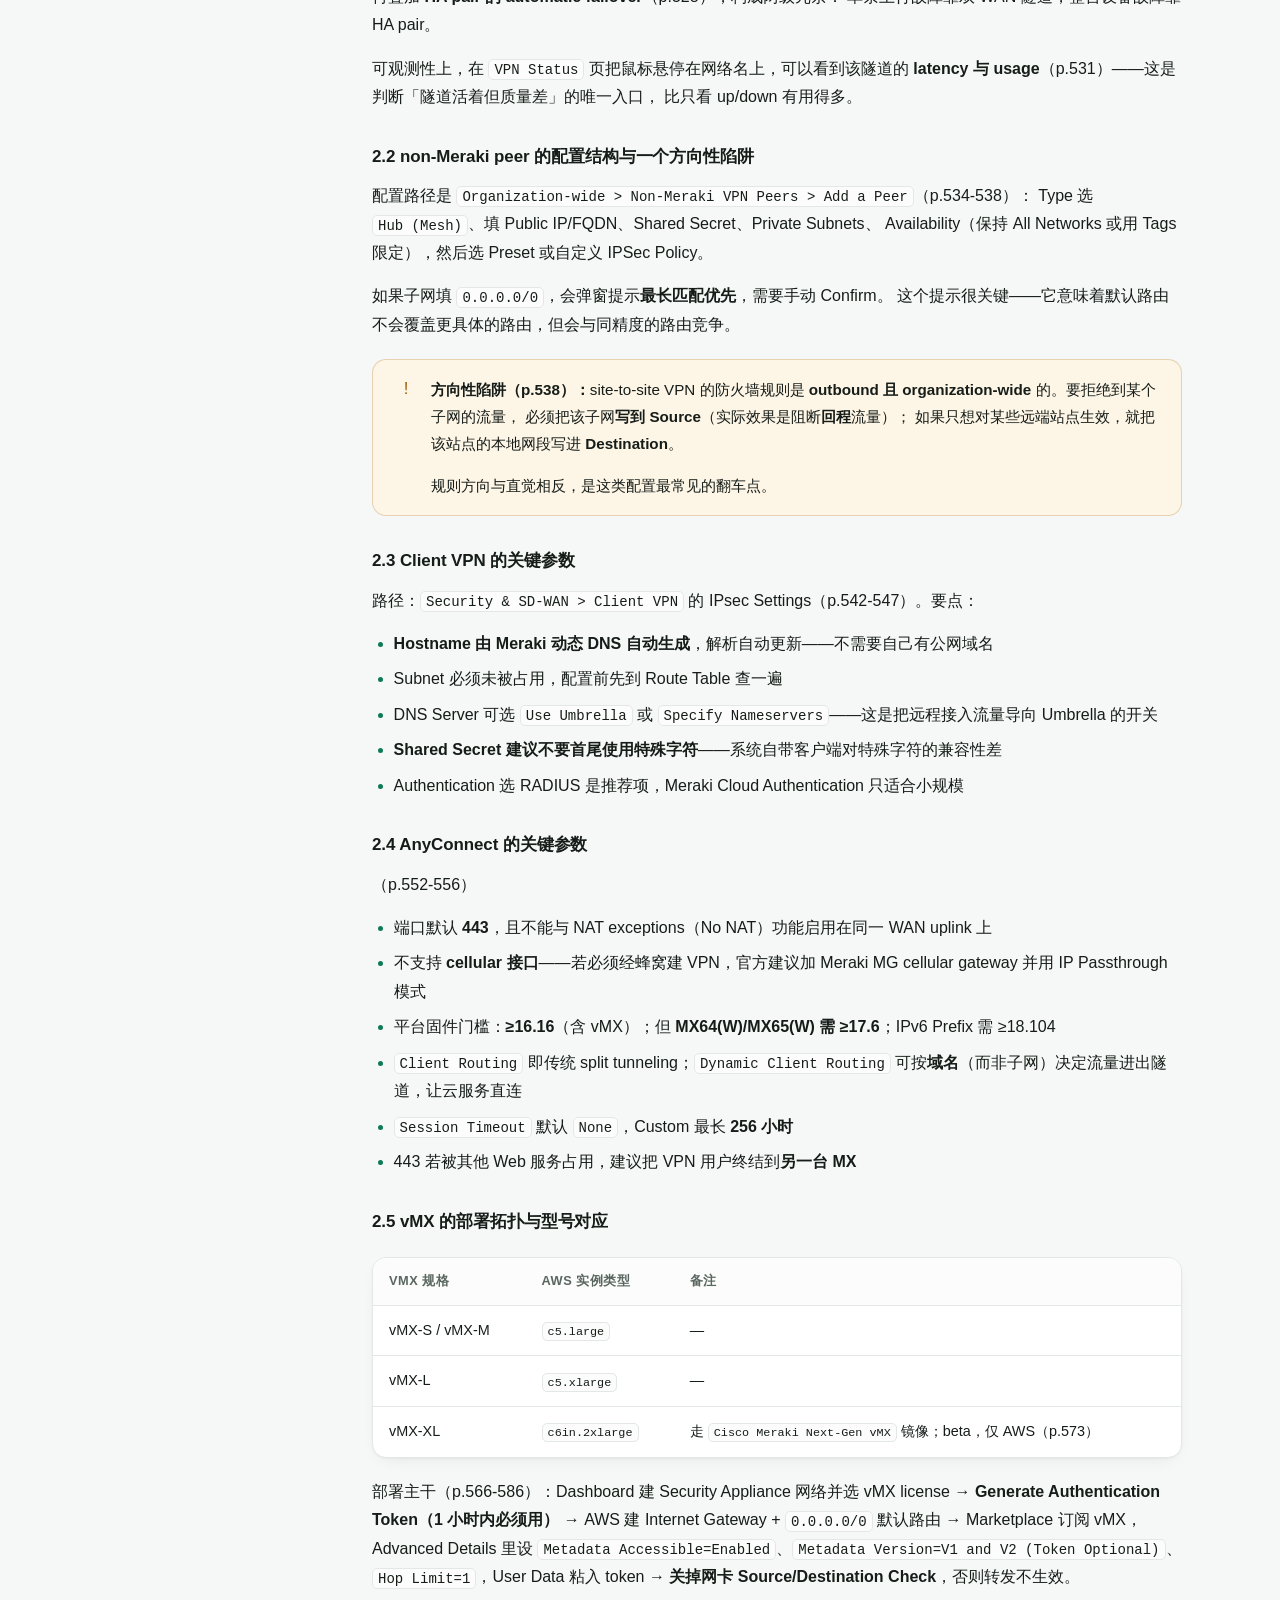
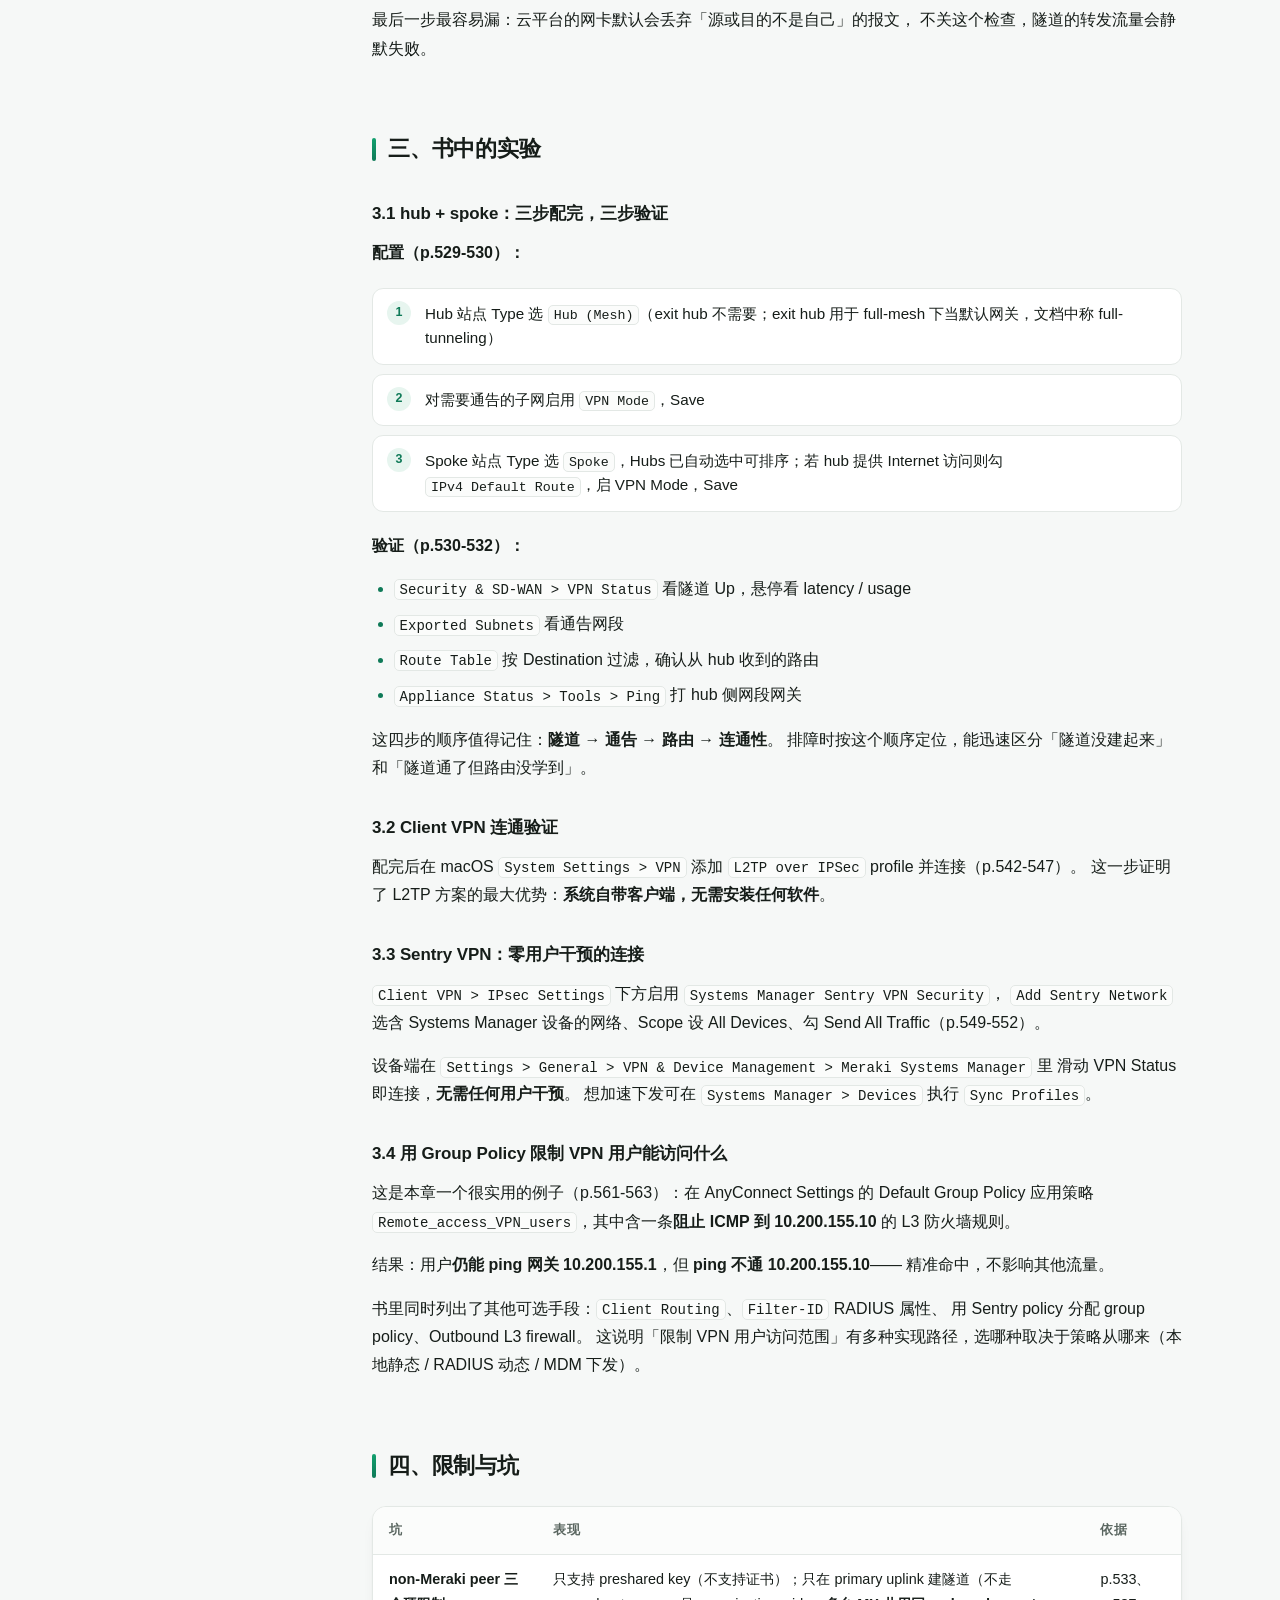
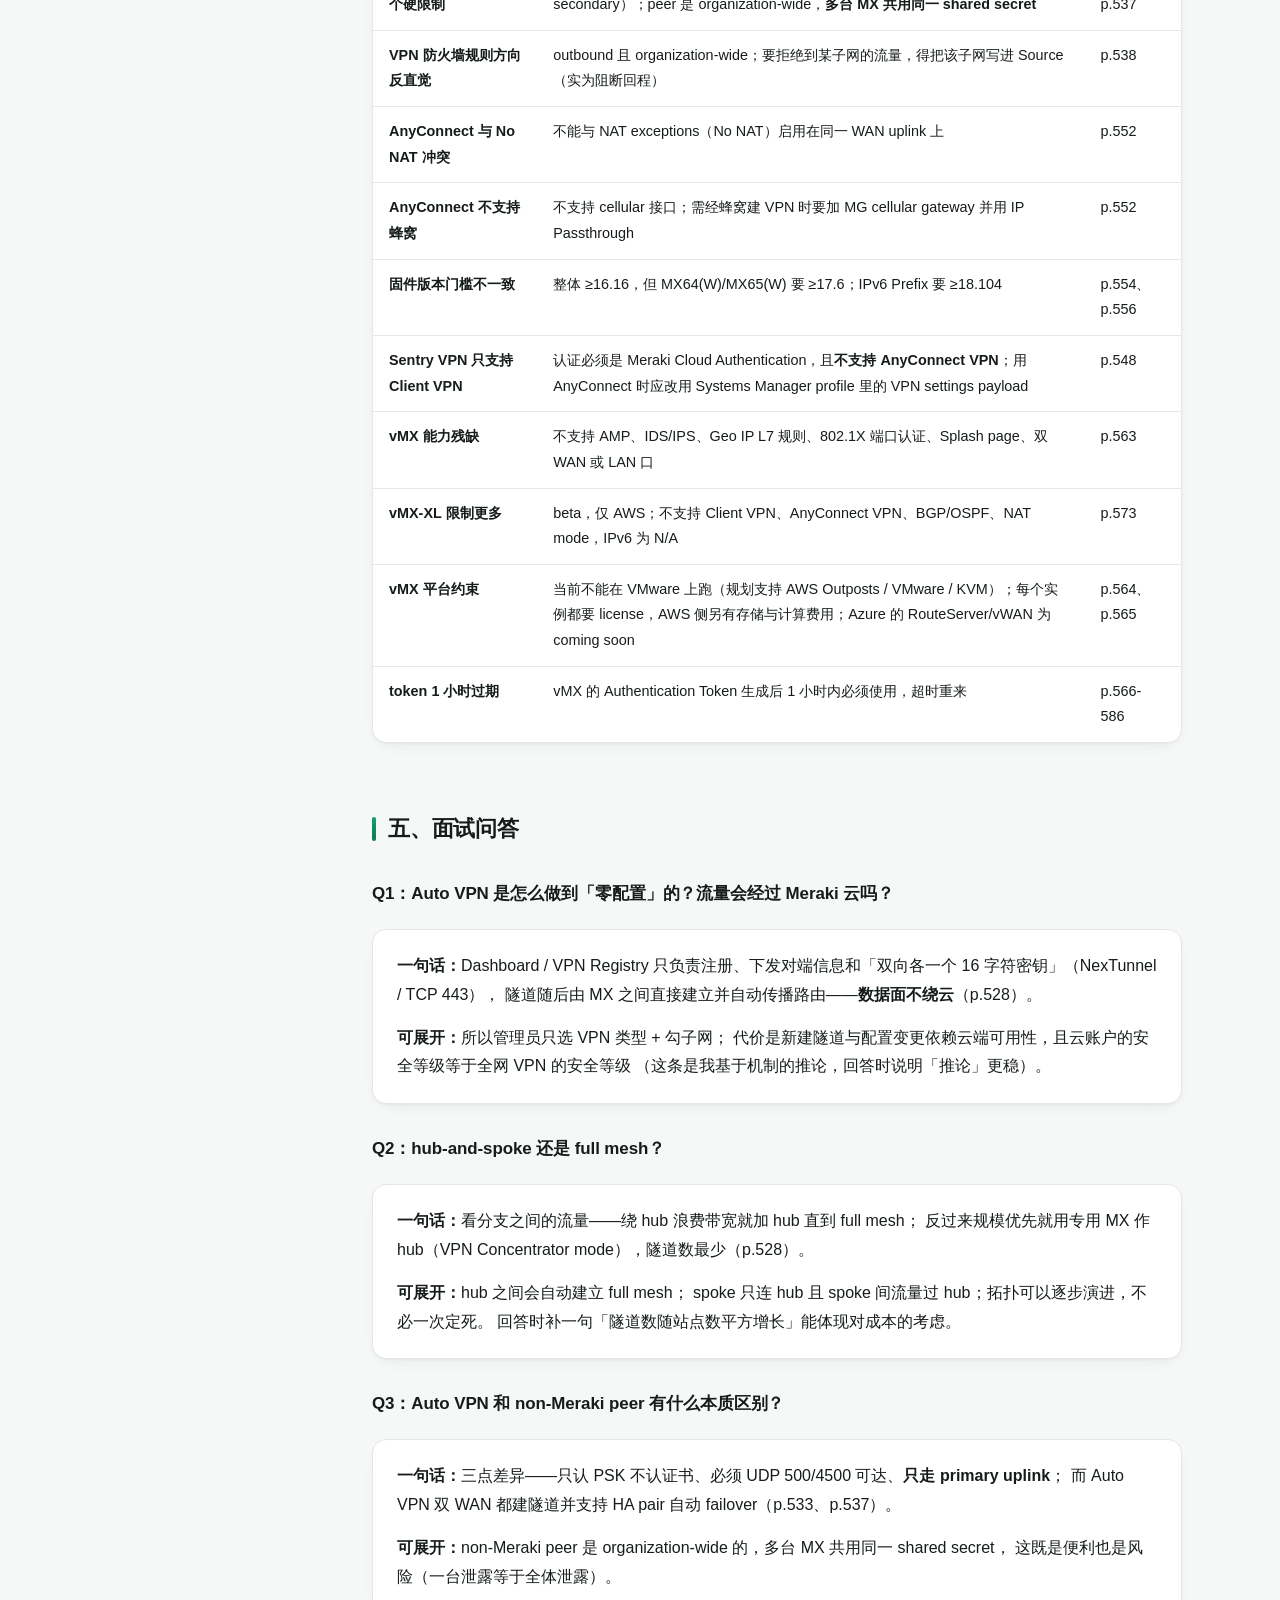
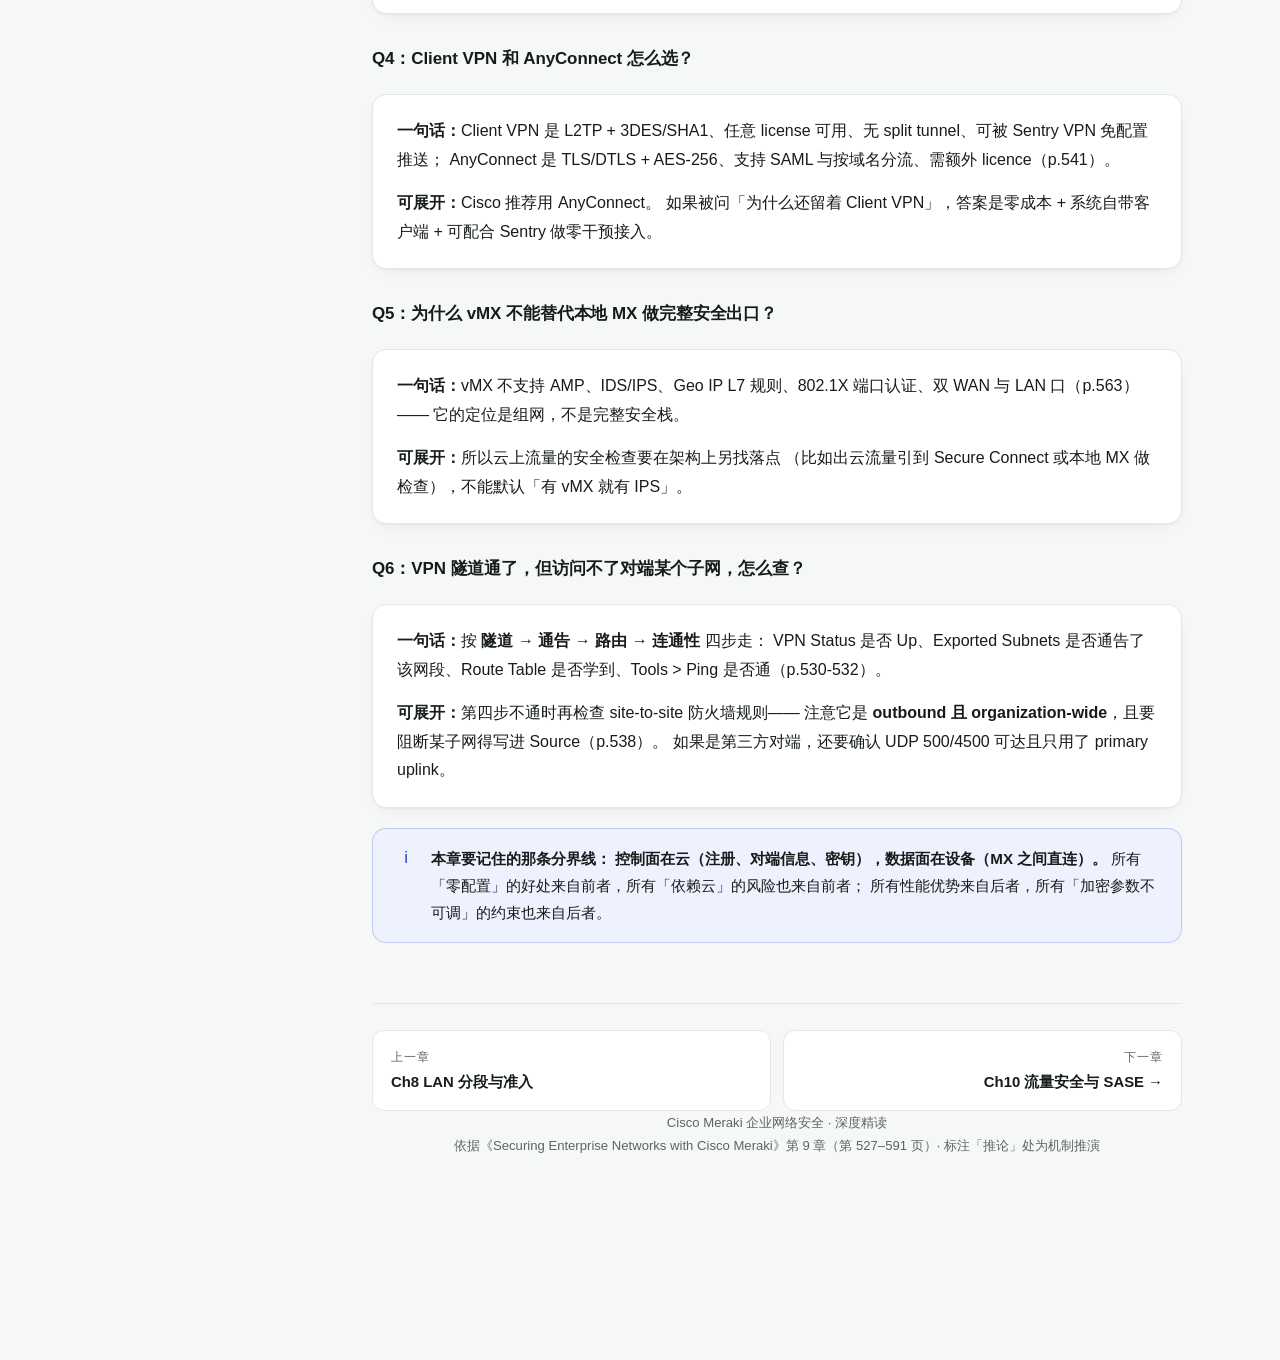
<file: notes/deep-ch09-wan.html>
<!DOCTYPE html>
<html lang="zh-CN">
<head>
<meta charset="UTF-8">
<meta name="viewport" content="width=device-width, initial-scale=1">
<title>Ch9 WAN 与 Auto VPN：机制拆解 | Meraki 安全精读</title>
<meta name="description" content="第 9 章深度精读：Auto VPN 为什么能零配置、控制面与数据面分离的代价、hub/spoke 拓扑取舍、non-Meraki peer 的硬限制、Client VPN 与 AnyConnect 的参数差异、vMX 的能力边界。">
<link rel="stylesheet" href="../assets/style.css">
</head>
<body>
<div id="progress"></div>

<header class="topbar">
  <button class="menu-btn" aria-label="打开目录">☰</button>
  <a class="brand" href="../index.html">
    <span class="dot"></span>
    Meraki 安全精读
    <small>Securing Enterprise Networks</small>
  </a>
  <span class="topbar-spacer"></span>
  <a class="topbar-link hide-sm" href="deep-ch08-lan.html">上一章 Ch8</a>
  <a class="topbar-link" href="../index.html#chapters">章节</a>
</header>

<div class="layout">

  <nav class="sidebar">
    <div class="side-group-title">深度精读</div>
    <a href="../index.html"><span class="num">00</span>总览与路线</a>
    <a href="deep-ch07-identity.html"><span class="num">07</span>身份与认证</a>
    <a href="deep-ch08-lan.html"><span class="num">08</span>LAN 分段与准入</a>
    <a class="active" href="deep-ch09-wan.html"><span class="num">09</span>WAN 与 Auto VPN</a>
    <a href="deep-ch10-traffic.html"><span class="num">10</span>流量安全与 SASE</a>
    <a href="deep-ch11-endpoint.html"><span class="num">11</span>终端与 Systems Manager</a>
    <div class="side-group-title">细节与背景</div>
    <a href="tech-details.html"><span class="num">★</span>参数总库</a>
    <a href="ch02-frameworks.html"><span class="num">02</span>安全框架</a>
    <a href="ch05-admin-access-details.html"><span class="num">05</span>管理员访问</a>
    <a href="tech-ch06-ch07.html"><span class="num">6-7</span>细节清单</a>
    <a href="tech-ch08-ch09.html"><span class="num">8-9</span>细节清单</a>
    <a href="tech-ch10-ch12.html"><span class="num">10-12</span>细节清单</a>
  </nav>

  <main>
  <article class="content">

    <div class="chapter-head">
      <div class="eyebrow">第 9 章 · 深度精读</div>
      <h1>WAN 与 Auto VPN：零配置背后的控制面</h1>
      <p class="subtitle">
        Auto VPN 是 Meraki 最有辨识度的能力，也是最容易被误解的——
        很多人以为「流量会绕经 Dashboard」，实际上云端只做注册与密钥下发，
        数据面是 MX 之间直连的。理解这条分界线，才能理解它的性能与限制来自哪里。
      </p>
      <div class="meta-row">
        <span class="chip strong">技术密度：高</span>
        <span class="chip">含 vMX 云上部署</span>
        <span class="chip">面试高频：Auto VPN 机制</span>
      </div>
    </div>

    <div class="callout info">
      <span class="ico">i</span>
      <div>
        <p><strong>标注约定：</strong><code>（p.xx）</code> 为书中原文位置；<code>（推论）</code> 为机制推演。
        本章有几处常见说法书里确实没写——比如 SD-WAN 的 uplink selection 探测细节、
        与传统 DMVPN/MPLS 的系统对比，我不会虚构，遇到会明确标注。</p>
      </div>
    </div>

    <h2>一、设计理念：控制面在云，数据面在设备</h2>

    <p>
      书里对 Auto VPN 的机制描述得很克制，但足够看清设计（p.528）：
      <strong>Dashboard / VPN Registry 只做三件事——注册、下发对端信息、下发「双向各一个 16 字符密钥」
      （走 NexTunnel / TCP 443）</strong>。隧道随后由 MX 之间<strong>直接建立</strong>，并自动传播路由。
    </p>

    <p>
      正因如此，管理员的动作被压缩到两步：<strong>选 VPN 类型 + 勾需要通告的子网</strong>。
      这是「零配置」的全部含义。
    </p>

    <div class="callout tip">
      <span class="ico">◆</span>
      <div>
        <p><strong>（推论）这条分界线决定了三件事：</strong>
        ① 数据面不经过云端，所以隧道带宽不消耗云的转发能力，也不受 Dashboard 可用性影响（已建隧道可继续转发）；
        ② 但<strong>新建隧道、配置变更、路由更新依赖云端</strong>，Dashboard 不可用期间无法新增站点；
        ③ 密钥由云端协商下发，意味着<strong>云账户的安全等级等于全网 VPN 的安全等级</strong>——
        这也是为什么第 3、5 章要把 Dashboard 管理员访问管得那么死。</p>
      </div>
    </div>

    <h3>1.1 拓扑取舍：先把流量走法想清楚</h3>

    <div class="table-wrap">
      <table>
        <thead>
          <tr><th>拓扑</th><th>隧道数量</th><th>流量走法</th><th>适用判断</th></tr>
        </thead>
        <tbody>
          <tr>
            <td><strong>hub-and-spoke</strong></td>
            <td>最少</td>
            <td>spoke 只连 hub，spoke 之间流量过 hub</td>
            <td>分支之间几乎不通信；或规模大到要控制隧道数（p.528）</td>
          </tr>
          <tr>
            <td><strong>full mesh（多 hub）</strong></td>
            <td>随站点数平方增长</td>
            <td>hub 之间自动 full mesh</td>
            <td>分支之间流量大，绕 hub 会浪费带宽与增加延迟（p.528）</td>
          </tr>
          <tr>
            <td><strong>专用 MX 作 hub（VPN Concentrator mode）</strong></td>
            <td>最少</td>
            <td>集中在数据中心做汇聚</td>
            <td>规模优先，接受中心化转发（p.528）</td>
          </tr>
        </tbody>
      </table>
    </div>

    <p>
      书里的演进逻辑很清楚：<strong>分支间流量大了，就把分支也设为 hub，一路演进到 full mesh</strong>；
      反过来，规模优先就用专用 MX 做汇聚，隧道数最少（p.528）。
      这是一个可以逐步调整的决策，不需要一开始就定死。
    </p>

    <h3>1.2 一条重要的产品哲学分界</h3>

    <p>
      同样是「建一条 IPsec 隧道」，Meraki 内部与对外是两套完全不同的设计：
    </p>

    <div class="table-wrap">
      <table>
        <thead>
          <tr><th>对比项</th><th>Auto VPN（双方都是 Meraki）</th><th>non-Meraki VPN peer（对方是第三方）</th></tr>
        </thead>
        <tbody>
          <tr><td>认证</td><td>云端协商下发密钥</td><td><strong>只支持 preshared key，不支持证书</strong>（p.533）</td></tr>
          <tr><td>双 WAN</td><td><strong>primary 与 secondary 上同时自动建隧道</strong>（p.537）</td><td><strong>只用 primary Internet uplink</strong>，官方称增强功能还在规划（p.537）</td></tr>
          <tr><td>密钥管理</td><td>每对隧道独立协商</td><td><strong>organization-wide，多台 MX 共用同一个 shared secret</strong>（p.533）</td></tr>
          <tr><td>配置成本</td><td>选类型 + 勾子网</td><td>手填 Public IP/FQDN、secret、私网段、IPsec policy</td></tr>
        </tbody>
      </table>
    </div>

    <p>
      这个对比说明 Meraki 的取舍：<strong>「自己人之间」的隧道做到极致自动化，
      「跟外人」的连接降级为传统 IPsec peer</strong>。
      报障时如果对方说「我们也是 Meraki」，那大概率不是配置问题而是组织归属/子网通告问题；
      如果对方是第三方设备，就要按传统 IPsec 的思路查（PSK、UDP 500/4500 可达、仅 primary）。
    </p>

    <h3>1.3 两条远程接入路线：Client VPN 与 AnyConnect</h3>

    <div class="table-wrap">
      <table>
        <thead>
          <tr><th>对比项</th><th>Client VPN</th><th>AnyConnect VPN</th></tr>
        </thead>
        <tbody>
          <tr><td>隧道协议</td><td>IPsec <strong>L2TP</strong></td><td><strong>TLS / DTLS</strong></td></tr>
          <tr><td>加密参数</td><td>Phase 1 = <strong>3DES + SHA1</strong>；Phase 2 = <strong>AES-128/3DES + SHA1</strong></td><td><strong>AES-256 与 3DES-168</strong></td></tr>
          <tr><td>认证方式</td><td>Meraki Cloud Auth / RADIUS / AD</td><td><strong>SAML</strong> / Cloud Auth / RADIUS / AD</td></tr>
          <tr><td>许可</td><td>所有当前 MX、<strong>任意 license 层级</strong>可用</td><td>需<strong>额外</strong> Cisco AnyConnect license</td></tr>
          <tr><td>拆分流</td><td>无（Sentry VPN 可勾 Send All Traffic）</td><td><code>Client Routing</code>（传统 split tunnel）与 <code>Dynamic Client Routing</code></td></tr>
          <tr><td>客户端</td><td>Mac/Windows/Linux，含 macOS/iOS/iPadOS 原生 VPN</td><td>Cisco Secure Client</td></tr>
        </tbody>
      </table>
    </div>
    <p style="font-size:.9rem;color:var(--text-dim)">依据：p.541-556</p>

    <p>
      从参数就能看出两者的定位：Client VPN 用的是 <strong>3DES + SHA1</strong> 这种明显偏旧的组合，
      但胜在零成本、零客户端安装（系统自带）；AnyConnect 是 AES-256 + TLS/DTLS，
      支持 SAML 与按域名分流，代价是要额外许可。
      <strong>书里推荐用 AnyConnect</strong>（p.541）。
    </p>

    <h3>1.4 vMX：把 Auto VPN 的边界推到云上</h3>

    <p>
      vMX 的定位是把 Meraki 的安全栈放进 AWS/Azure 的 VPC，让云上资源也成为 Auto VPN 的一个站点（p.566-586）。
      但它的能力边界非常明显——这是一台「为组网而生」的虚拟设备，不是完整功能的 MX：
      <strong>不支持 AMP、IDS/IPS、Geo IP L7 规则、802.1X 端口认证、Splash page、双 WAN 或 LAN 口</strong>（p.563）。
    </p>

    <p>
      换句话说，<strong>云上那一段的流量安全检查是缺失的</strong>。如果架构上依赖 vMX 做安全出口，这个坑必须在设计阶段就补掉。
    </p>

    <h2>二、机制拆解</h2>

    <h3>2.1 双 WAN 的行为差异，决定了故障切换能力</h3>

    <p>
      书里给了两条硬事实（p.537）：
    </p>
    <ul>
      <li><strong>Auto VPN 会在 primary 与 secondary WAN 接口上同时自动建立隧道</strong>——所以一条上行挂了，隧道不需要重建，切换是「换个口继续走」</li>
      <li><strong>non-Meraki VPN 连接只用 primary Internet uplink</strong>——primary 挂掉，这条隧道就没了，官方称增强功能「尚在规划中」</li>
    </ul>

    <p>
      再叠加 <strong>HA pair 的 automatic failover</strong>（p.528），构成两级冗余：
      单条上行故障靠双 WAN 隧道，整台设备故障靠 HA pair。
    </p>

    <p>
      可观测性上，在 <code>VPN Status</code> 页把鼠标悬停在网络名上，可以看到该隧道的
      <strong>latency 与 usage</strong>（p.531）——这是判断「隧道活着但质量差」的唯一入口，
      比只看 up/down 有用得多。
    </p>

    <h3>2.2 non-Meraki peer 的配置结构与一个方向性陷阱</h3>

    <p>
      配置路径是 <code>Organization-wide &gt; Non-Meraki VPN Peers &gt; Add a Peer</code>（p.534-538）：
      Type 选 <code>Hub (Mesh)</code>、填 Public IP/FQDN、Shared Secret、Private Subnets、
      Availability（保持 All Networks 或用 Tags 限定），然后选 Preset 或自定义 IPSec Policy。
    </p>

    <p>
      如果子网填 <code>0.0.0.0/0</code>，会弹窗提示<strong>最长匹配优先</strong>，需要手动 Confirm。
      这个提示很关键——它意味着默认路由不会覆盖更具体的路由，但会与同精度的路由竞争。
    </p>

    <div class="callout warn">
      <span class="ico">!</span>
      <div>
        <p><strong>方向性陷阱（p.538）：</strong>site-to-site VPN 的防火墙规则是
        <strong>outbound 且 organization-wide</strong> 的。要拒绝到某个子网的流量，
        必须把该子网<strong>写到 Source</strong>（实际效果是阻断<strong>回程</strong>流量）；
        如果只想对某些远端站点生效，就把该站点的本地网段写进 <strong>Destination</strong>。</p>
        <p style="margin-bottom:0">规则方向与直觉相反，是这类配置最常见的翻车点。</p>
      </div>
    </div>

    <h3>2.3 Client VPN 的关键参数</h3>

    <p>
      路径：<code>Security &amp; SD-WAN &gt; Client VPN</code> 的 IPsec Settings（p.542-547）。要点：
    </p>
    <ul>
      <li><strong>Hostname 由 Meraki 动态 DNS 自动生成</strong>，解析自动更新——不需要自己有公网域名</li>
      <li>Subnet 必须未被占用，配置前先到 Route Table 查一遍</li>
      <li>DNS Server 可选 <code>Use Umbrella</code> 或 <code>Specify Nameservers</code>——这是把远程接入流量导向 Umbrella 的开关</li>
      <li><strong>Shared Secret 建议不要首尾使用特殊字符</strong>——系统自带客户端对特殊字符的兼容性差</li>
      <li>Authentication 选 RADIUS 是推荐项，Meraki Cloud Authentication 只适合小规模</li>
    </ul>

    <h3>2.4 AnyConnect 的关键参数</h3>

    <p>（p.552-556）</p>
    <ul>
      <li>端口默认 <strong>443</strong>，且不能与 NAT exceptions（No NAT）功能启用在同一 WAN uplink 上</li>
      <li>不支持 <strong>cellular 接口</strong>——若必须经蜂窝建 VPN，官方建议加 Meraki MG cellular gateway 并用 IP Passthrough 模式</li>
      <li>平台固件门槛：<strong>≥16.16</strong>（含 vMX）；但 <strong>MX64(W)/MX65(W) 需 ≥17.6</strong>；IPv6 Prefix 需 ≥18.104</li>
      <li><code>Client Routing</code> 即传统 split tunneling；<code>Dynamic Client Routing</code> 可按<strong>域名</strong>（而非子网）决定流量进出隧道，让云服务直连</li>
      <li><code>Session Timeout</code> 默认 <code>None</code>，Custom 最长 <strong>256 小时</strong></li>
      <li>443 若被其他 Web 服务占用，建议把 VPN 用户终结到<strong>另一台 MX</strong></li>
    </ul>

    <h3>2.5 vMX 的部署拓扑与型号对应</h3>

    <div class="table-wrap">
      <table>
        <thead>
          <tr><th>vMX 规格</th><th>AWS 实例类型</th><th>备注</th></tr>
        </thead>
        <tbody>
          <tr><td>vMX-S / vMX-M</td><td><code>c5.large</code></td><td>—</td></tr>
          <tr><td>vMX-L</td><td><code>c5.xlarge</code></td><td>—</td></tr>
          <tr><td>vMX-XL</td><td><code>c6in.2xlarge</code></td><td>走 <code>Cisco Meraki Next-Gen vMX</code> 镜像；beta，仅 AWS（p.573）</td></tr>
        </tbody>
      </table>
    </div>

    <p>
      部署主干（p.566-586）：Dashboard 建 Security Appliance 网络并选 vMX license →
      <strong>Generate Authentication Token（1 小时内必须用）</strong> →
      AWS 建 Internet Gateway + <code>0.0.0.0/0</code> 默认路由 →
      Marketplace 订阅 vMX，Advanced Details 里设
      <code>Metadata Accessible=Enabled</code>、<code>Metadata Version=V1 and V2 (Token Optional)</code>、
      <code>Hop Limit=1</code>，User Data 粘入 token →
      <strong>关掉网卡 Source/Destination Check</strong>，否则转发不生效。
    </p>

    <p>
      最后一步最容易漏：云平台的网卡默认会丢弃「源或目的不是自己」的报文，
      不关这个检查，隧道的转发流量会静默失败。
    </p>

    <h2>三、书中的实验</h2>

    <h3>3.1 hub + spoke：三步配完，三步验证</h3>

    <p><strong>配置（p.529-530）：</strong></p>
    <ol class="keypoints">
      <li>Hub 站点 Type 选 <code>Hub (Mesh)</code>（exit hub 不需要；exit hub 用于 full-mesh 下当默认网关，文档中称 full-tunneling）</li>
      <li>对需要通告的子网启用 <code>VPN Mode</code>，Save</li>
      <li>Spoke 站点 Type 选 <code>Spoke</code>，Hubs 已自动选中可排序；若 hub 提供 Internet 访问则勾 <code>IPv4 Default Route</code>，启 VPN Mode，Save</li>
    </ol>

    <p><strong>验证（p.530-532）：</strong></p>
    <ul>
      <li><code>Security &amp; SD-WAN &gt; VPN Status</code> 看隧道 Up，悬停看 latency / usage</li>
      <li><code>Exported Subnets</code> 看通告网段</li>
      <li><code>Route Table</code> 按 Destination 过滤，确认从 hub 收到的路由</li>
      <li><code>Appliance Status &gt; Tools &gt; Ping</code> 打 hub 侧网段网关</li>
    </ul>

    <p>
      这四步的顺序值得记住：<strong>隧道 → 通告 → 路由 → 连通性</strong>。
      排障时按这个顺序定位，能迅速区分「隧道没建起来」和「隧道通了但路由没学到」。
    </p>

    <h3>3.2 Client VPN 连通验证</h3>

    <p>
      配完后在 macOS <code>System Settings &gt; VPN</code> 添加 <code>L2TP over IPSec</code> profile 并连接（p.542-547）。
      这一步证明了 L2TP 方案的最大优势：<strong>系统自带客户端，无需安装任何软件</strong>。
    </p>

    <h3>3.3 Sentry VPN：零用户干预的连接</h3>

    <p>
      <code>Client VPN &gt; IPsec Settings</code> 下方启用 <code>Systems Manager Sentry VPN Security</code>，
      <code>Add Sentry Network</code> 选含 Systems Manager 设备的网络、Scope 设 All Devices、勾 Send All Traffic（p.549-552）。
    </p>

    <p>
      设备端在 <code>Settings &gt; General &gt; VPN &amp; Device Management &gt; Meraki Systems Manager</code> 里
      滑动 VPN Status 即连接，<strong>无需任何用户干预</strong>。
      想加速下发可在 <code>Systems Manager &gt; Devices</code> 执行 <code>Sync Profiles</code>。
    </p>

    <h3>3.4 用 Group Policy 限制 VPN 用户能访问什么</h3>

    <p>
      这是本章一个很实用的例子（p.561-563）：在 AnyConnect Settings 的 Default Group Policy 应用策略
      <code>Remote_access_VPN_users</code>，其中含一条<strong>阻止 ICMP 到 10.200.155.10</strong> 的 L3 防火墙规则。
    </p>

    <p>
      结果：用户<strong>仍能 ping 网关 10.200.155.1</strong>，但 <strong>ping 不通 10.200.155.10</strong>——
      精准命中，不影响其他流量。
    </p>

    <p>
      书里同时列出了其他可选手段：<code>Client Routing</code>、<code>Filter-ID</code> RADIUS 属性、
      用 Sentry policy 分配 group policy、Outbound L3 firewall。
      这说明「限制 VPN 用户访问范围」有多种实现路径，选哪种取决于策略从哪来（本地静态 / RADIUS 动态 / MDM 下发）。
    </p>

    <h2>四、限制与坑</h2>

    <div class="table-wrap">
      <table>
        <thead>
          <tr><th>坑</th><th>表现</th><th>依据</th></tr>
        </thead>
        <tbody>
          <tr>
            <td><strong>non-Meraki peer 三个硬限制</strong></td>
            <td>只支持 preshared key（不支持证书）；只在 primary uplink 建隧道（不走 secondary）；peer 是 organization-wide，<strong>多台 MX 共用同一 shared secret</strong></td>
            <td>p.533、p.537</td>
          </tr>
          <tr>
            <td><strong>VPN 防火墙规则方向反直觉</strong></td>
            <td>outbound 且 organization-wide；要拒绝到某子网的流量，得把该子网写进 Source（实为阻断回程）</td>
            <td>p.538</td>
          </tr>
          <tr>
            <td><strong>AnyConnect 与 No NAT 冲突</strong></td>
            <td>不能与 NAT exceptions（No NAT）启用在同一 WAN uplink 上</td>
            <td>p.552</td>
          </tr>
          <tr>
            <td><strong>AnyConnect 不支持蜂窝</strong></td>
            <td>不支持 cellular 接口；需经蜂窝建 VPN 时要加 MG cellular gateway 并用 IP Passthrough</td>
            <td>p.552</td>
          </tr>
          <tr>
            <td><strong>固件版本门槛不一致</strong></td>
            <td>整体 ≥16.16，但 MX64(W)/MX65(W) 要 ≥17.6；IPv6 Prefix 要 ≥18.104</td>
            <td>p.554、p.556</td>
          </tr>
          <tr>
            <td><strong>Sentry VPN 只支持 Client VPN</strong></td>
            <td>认证必须是 Meraki Cloud Authentication，且<strong>不支持 AnyConnect VPN</strong>；用 AnyConnect 时应改用 Systems Manager profile 里的 VPN settings payload</td>
            <td>p.548</td>
          </tr>
          <tr>
            <td><strong>vMX 能力残缺</strong></td>
            <td>不支持 AMP、IDS/IPS、Geo IP L7 规则、802.1X 端口认证、Splash page、双 WAN 或 LAN 口</td>
            <td>p.563</td>
          </tr>
          <tr>
            <td><strong>vMX-XL 限制更多</strong></td>
            <td>beta，仅 AWS；不支持 Client VPN、AnyConnect VPN、BGP/OSPF、NAT mode，IPv6 为 N/A</td>
            <td>p.573</td>
          </tr>
          <tr>
            <td><strong>vMX 平台约束</strong></td>
            <td>当前不能在 VMware 上跑（规划支持 AWS Outposts / VMware / KVM）；每个实例都要 license，AWS 侧另有存储与计算费用；Azure 的 RouteServer/vWAN 为 coming soon</td>
            <td>p.564、p.565</td>
          </tr>
          <tr>
            <td><strong>token 1 小时过期</strong></td>
            <td>vMX 的 Authentication Token 生成后 1 小时内必须使用，超时重来</td>
            <td>p.566-586</td>
          </tr>
        </tbody>
      </table>
    </div>

    <h2>五、面试问答</h2>

    <h3>Q1：Auto VPN 是怎么做到「零配置」的？流量会经过 Meraki 云吗？</h3>
    <div class="card">
      <p><strong>一句话：</strong>Dashboard / VPN Registry 只负责注册、下发对端信息和「双向各一个 16 字符密钥」（NexTunnel / TCP 443），
      隧道随后由 MX 之间直接建立并自动传播路由——<strong>数据面不绕云</strong>（p.528）。</p>
      <p style="margin-bottom:0"><strong>可展开：</strong>所以管理员只选 VPN 类型 + 勾子网；
      代价是新建隧道与配置变更依赖云端可用性，且云账户的安全等级等于全网 VPN 的安全等级
      （这条是我基于机制的推论，回答时说明「推论」更稳）。</p>
    </div>

    <h3>Q2：hub-and-spoke 还是 full mesh？</h3>
    <div class="card">
      <p><strong>一句话：</strong>看分支之间的流量——绕 hub 浪费带宽就加 hub 直到 full mesh；
      反过来规模优先就用专用 MX 作 hub（VPN Concentrator mode），隧道数最少（p.528）。</p>
      <p style="margin-bottom:0"><strong>可展开：</strong>hub 之间会自动建立 full mesh；
      spoke 只连 hub 且 spoke 间流量过 hub；拓扑可以逐步演进，不必一次定死。
      回答时补一句「隧道数随站点数平方增长」能体现对成本的考虑。</p>
    </div>

    <h3>Q3：Auto VPN 和 non-Meraki peer 有什么本质区别？</h3>
    <div class="card">
      <p><strong>一句话：</strong>三点差异——只认 PSK 不认证书、必须 UDP 500/4500 可达、<strong>只走 primary uplink</strong>；
      而 Auto VPN 双 WAN 都建隧道并支持 HA pair 自动 failover（p.533、p.537）。</p>
      <p style="margin-bottom:0"><strong>可展开：</strong>non-Meraki peer 是 organization-wide 的，多台 MX 共用同一 shared secret，
      这既是便利也是风险（一台泄露等于全体泄露）。</p>
    </div>

    <h3>Q4：Client VPN 和 AnyConnect 怎么选？</h3>
    <div class="card">
      <p><strong>一句话：</strong>Client VPN 是 L2TP + 3DES/SHA1、任意 license 可用、无 split tunnel、可被 Sentry VPN 免配置推送；
      AnyConnect 是 TLS/DTLS + AES-256、支持 SAML 与按域名分流、需额外 licence（p.541）。</p>
      <p style="margin-bottom:0"><strong>可展开：</strong>Cisco 推荐用 AnyConnect。
      如果被问「为什么还留着 Client VPN」，答案是零成本 + 系统自带客户端 + 可配合 Sentry 做零干预接入。</p>
    </div>

    <h3>Q5：为什么 vMX 不能替代本地 MX 做完整安全出口？</h3>
    <div class="card">
      <p><strong>一句话：</strong>vMX 不支持 AMP、IDS/IPS、Geo IP L7 规则、802.1X 端口认证、双 WAN 与 LAN 口（p.563）——
      它的定位是组网，不是完整安全栈。</p>
      <p style="margin-bottom:0"><strong>可展开：</strong>所以云上流量的安全检查要在架构上另找落点
      （比如出云流量引到 Secure Connect 或本地 MX 做检查），不能默认「有 vMX 就有 IPS」。</p>
    </div>

    <h3>Q6：VPN 隧道通了，但访问不了对端某个子网，怎么查？</h3>
    <div class="card">
      <p><strong>一句话：</strong>按 <strong>隧道 → 通告 → 路由 → 连通性</strong> 四步走：
      VPN Status 是否 Up、Exported Subnets 是否通告了该网段、Route Table 是否学到、Tools &gt; Ping 是否通（p.530-532）。</p>
      <p style="margin-bottom:0"><strong>可展开：</strong>第四步不通时再检查 site-to-site 防火墙规则——
      注意它是 <strong>outbound 且 organization-wide</strong>，且要阻断某子网得写进 Source（p.538）。
      如果是第三方对端，还要确认 UDP 500/4500 可达且只用了 primary uplink。</p>
    </div>

    <div class="callout info">
      <span class="ico">i</span>
      <div>
        <p><strong>本章要记住的那条分界线：</strong>
        <strong>控制面在云（注册、对端信息、密钥），数据面在设备（MX 之间直连）。</strong>
        所有「零配置」的好处来自前者，所有「依赖云」的风险也来自前者；
        所有性能优势来自后者，所有「加密参数不可调」的约束也来自后者。</p>
      </div>
    </div>

    <div class="pager">
      <a href="deep-ch08-lan.html">
        <span class="dir">上一章</span>
        <span class="ttl">Ch8 LAN 分段与准入</span>
      </a>
      <a class="next" href="deep-ch10-traffic.html">
        <span class="dir">下一章</span>
        <span class="ttl">Ch10 流量安全与 SASE →</span>
      </a>
    </div>
  </article>

  <footer>
    <p>Cisco Meraki 企业网络安全 · 深度精读<br>
    依据《Securing Enterprise Networks with Cisco Meraki》第 9 章（第 527–591 页）· 标注「推论」处为机制推演</p>
  </footer>
  </main>
</div>

<div id="overlay"></div>
<script src="../assets/app.js"></script>
</body>
</html>
</file>
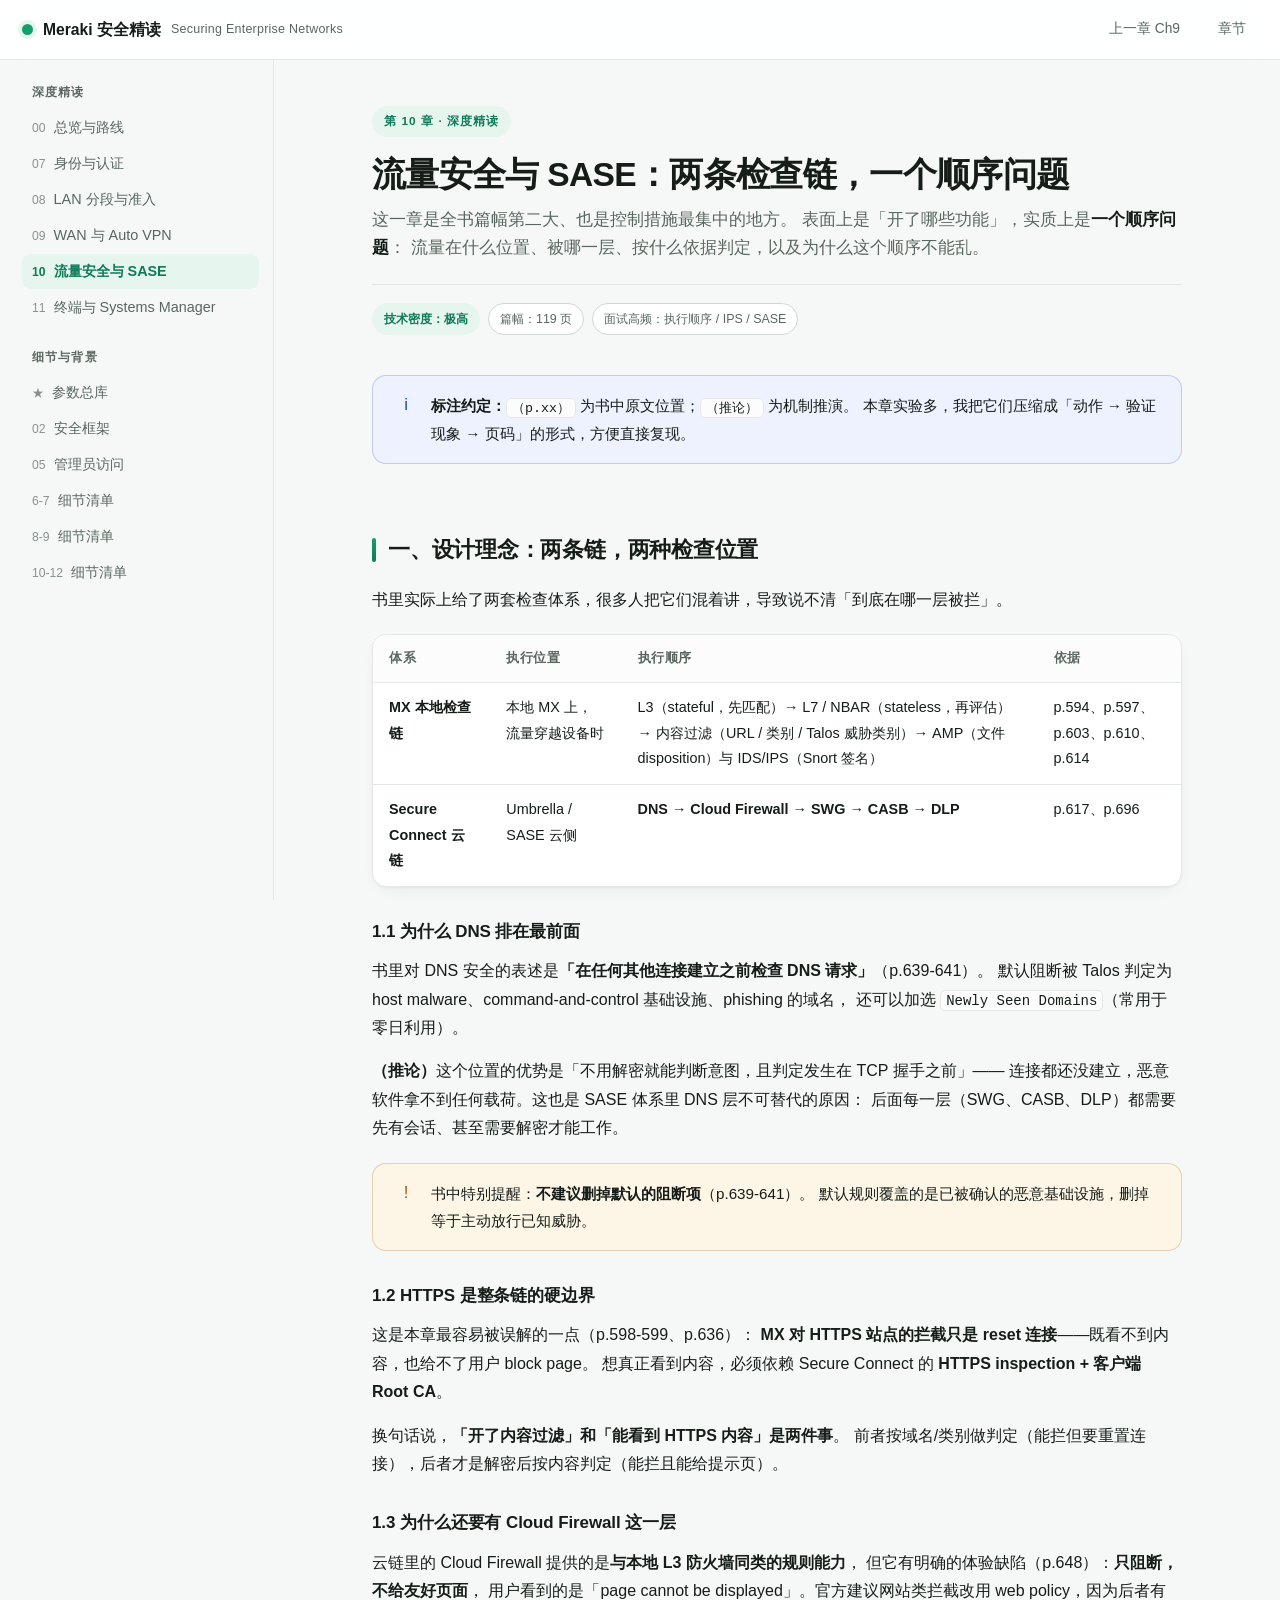
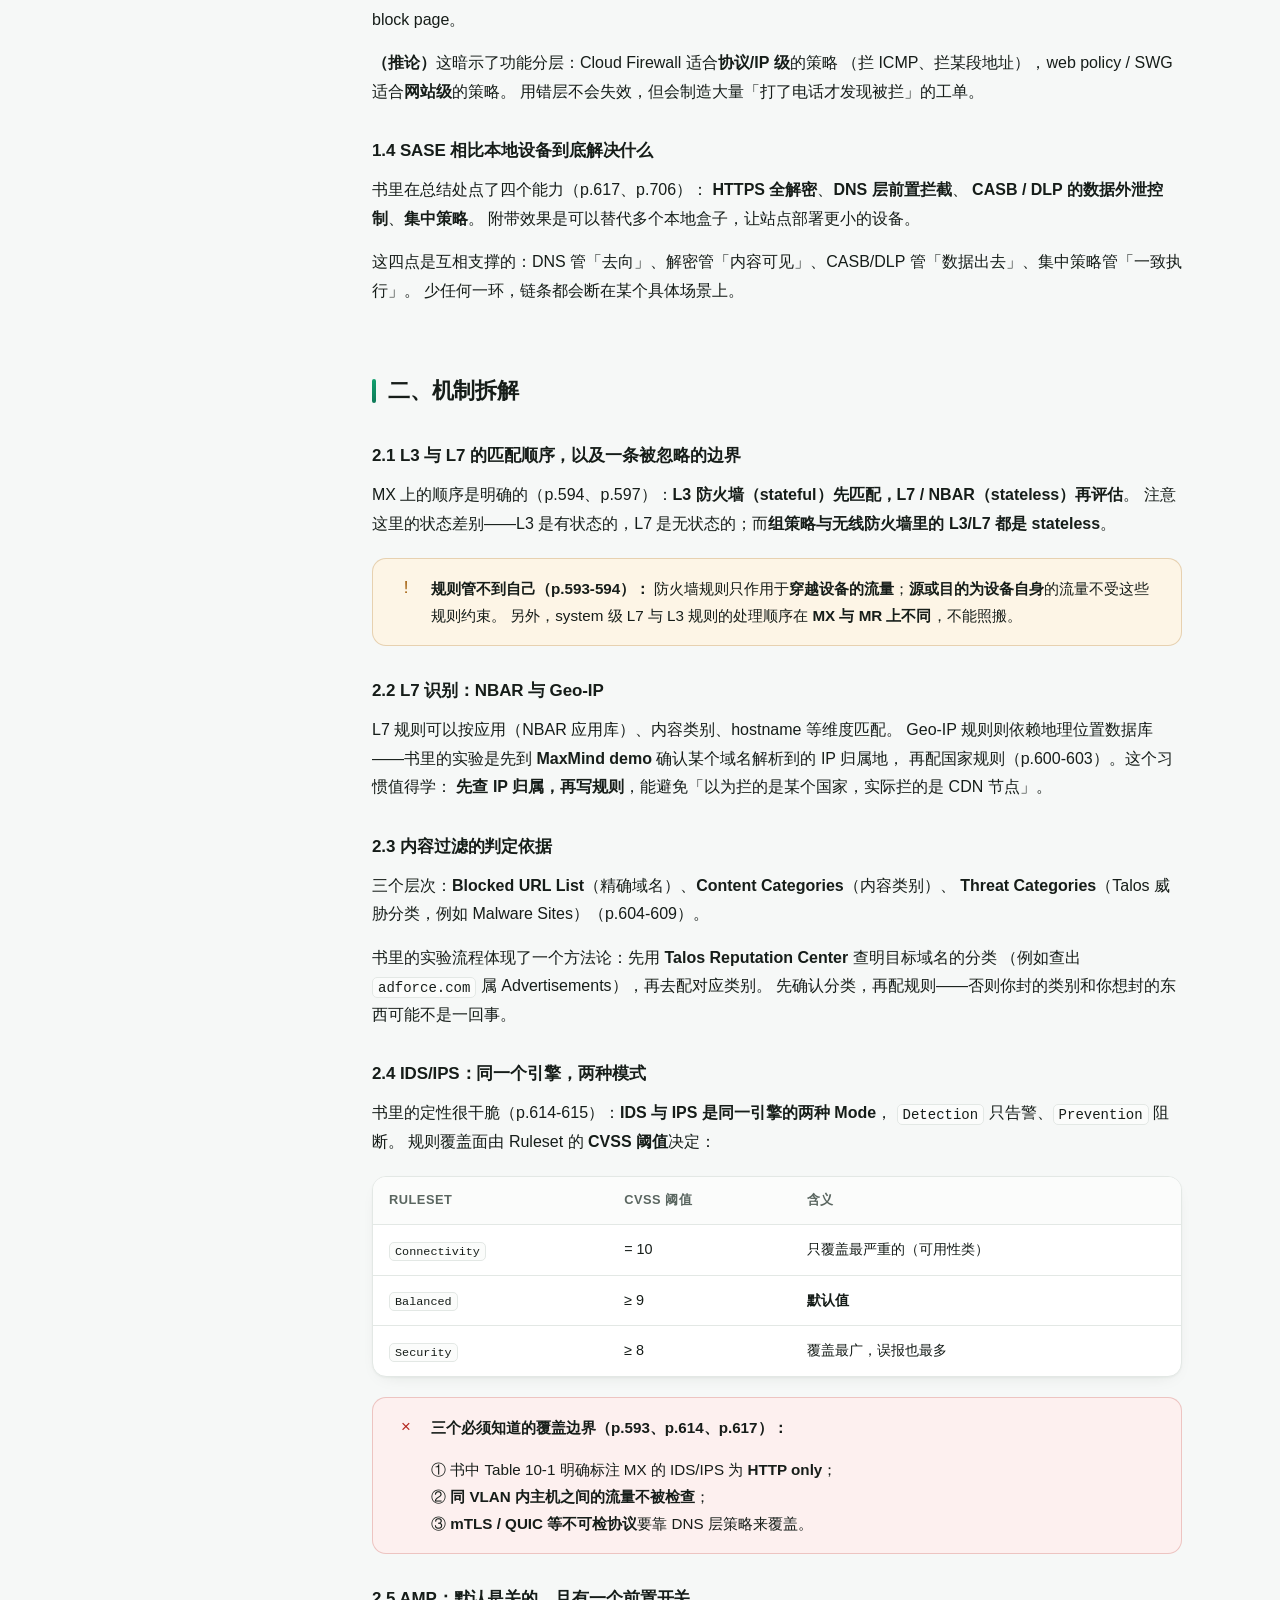
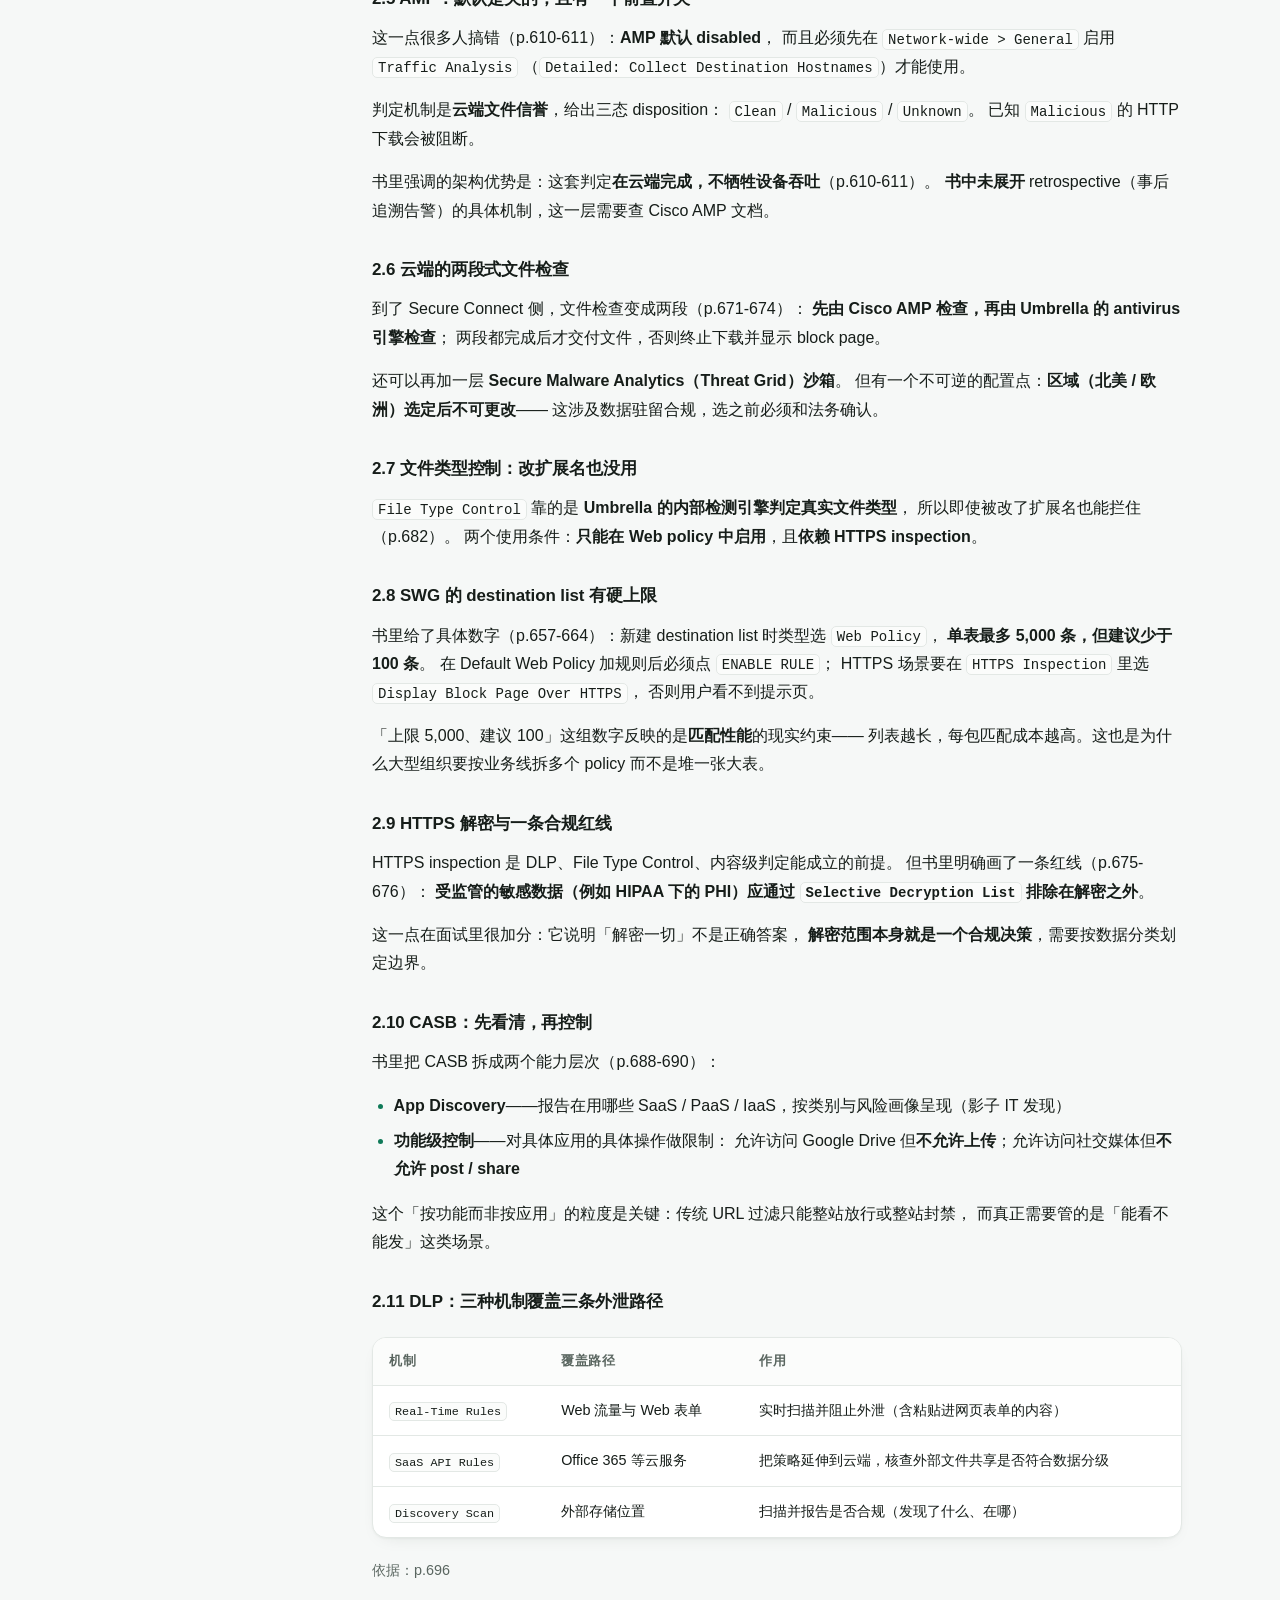
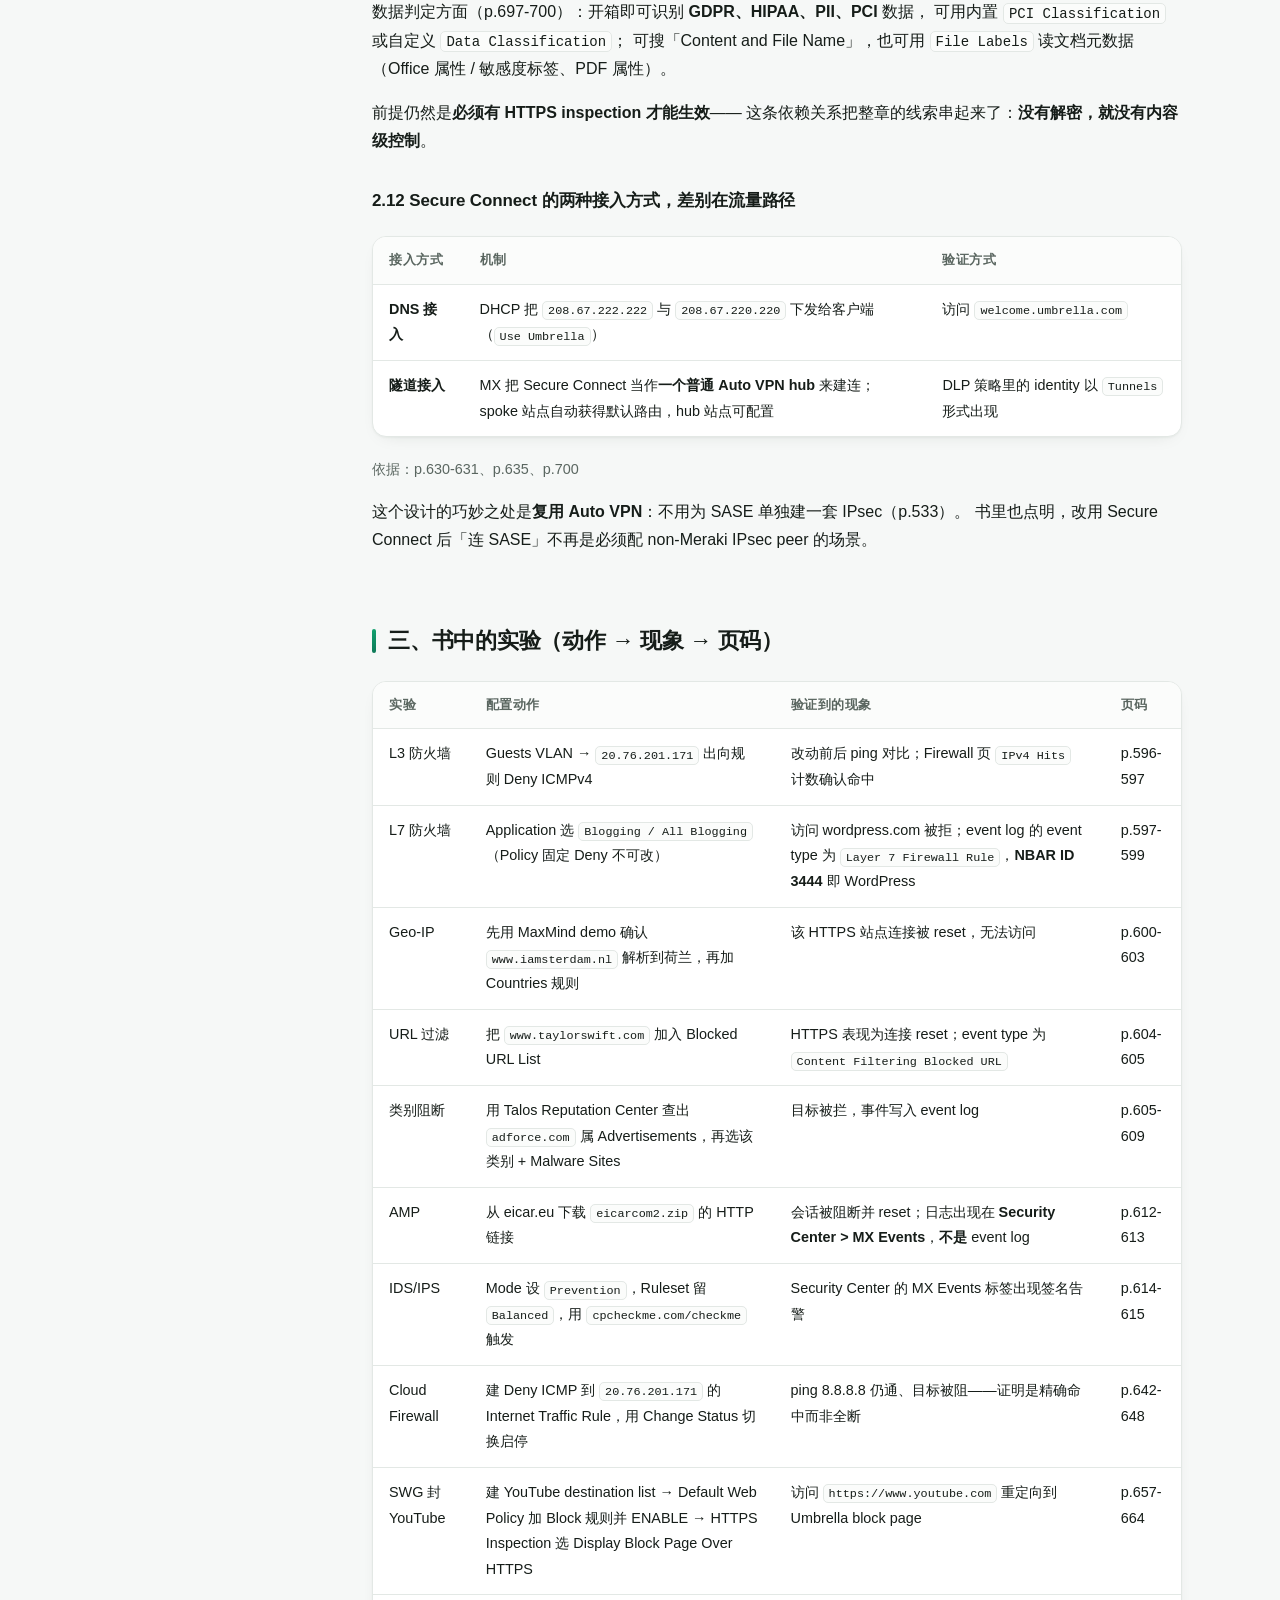
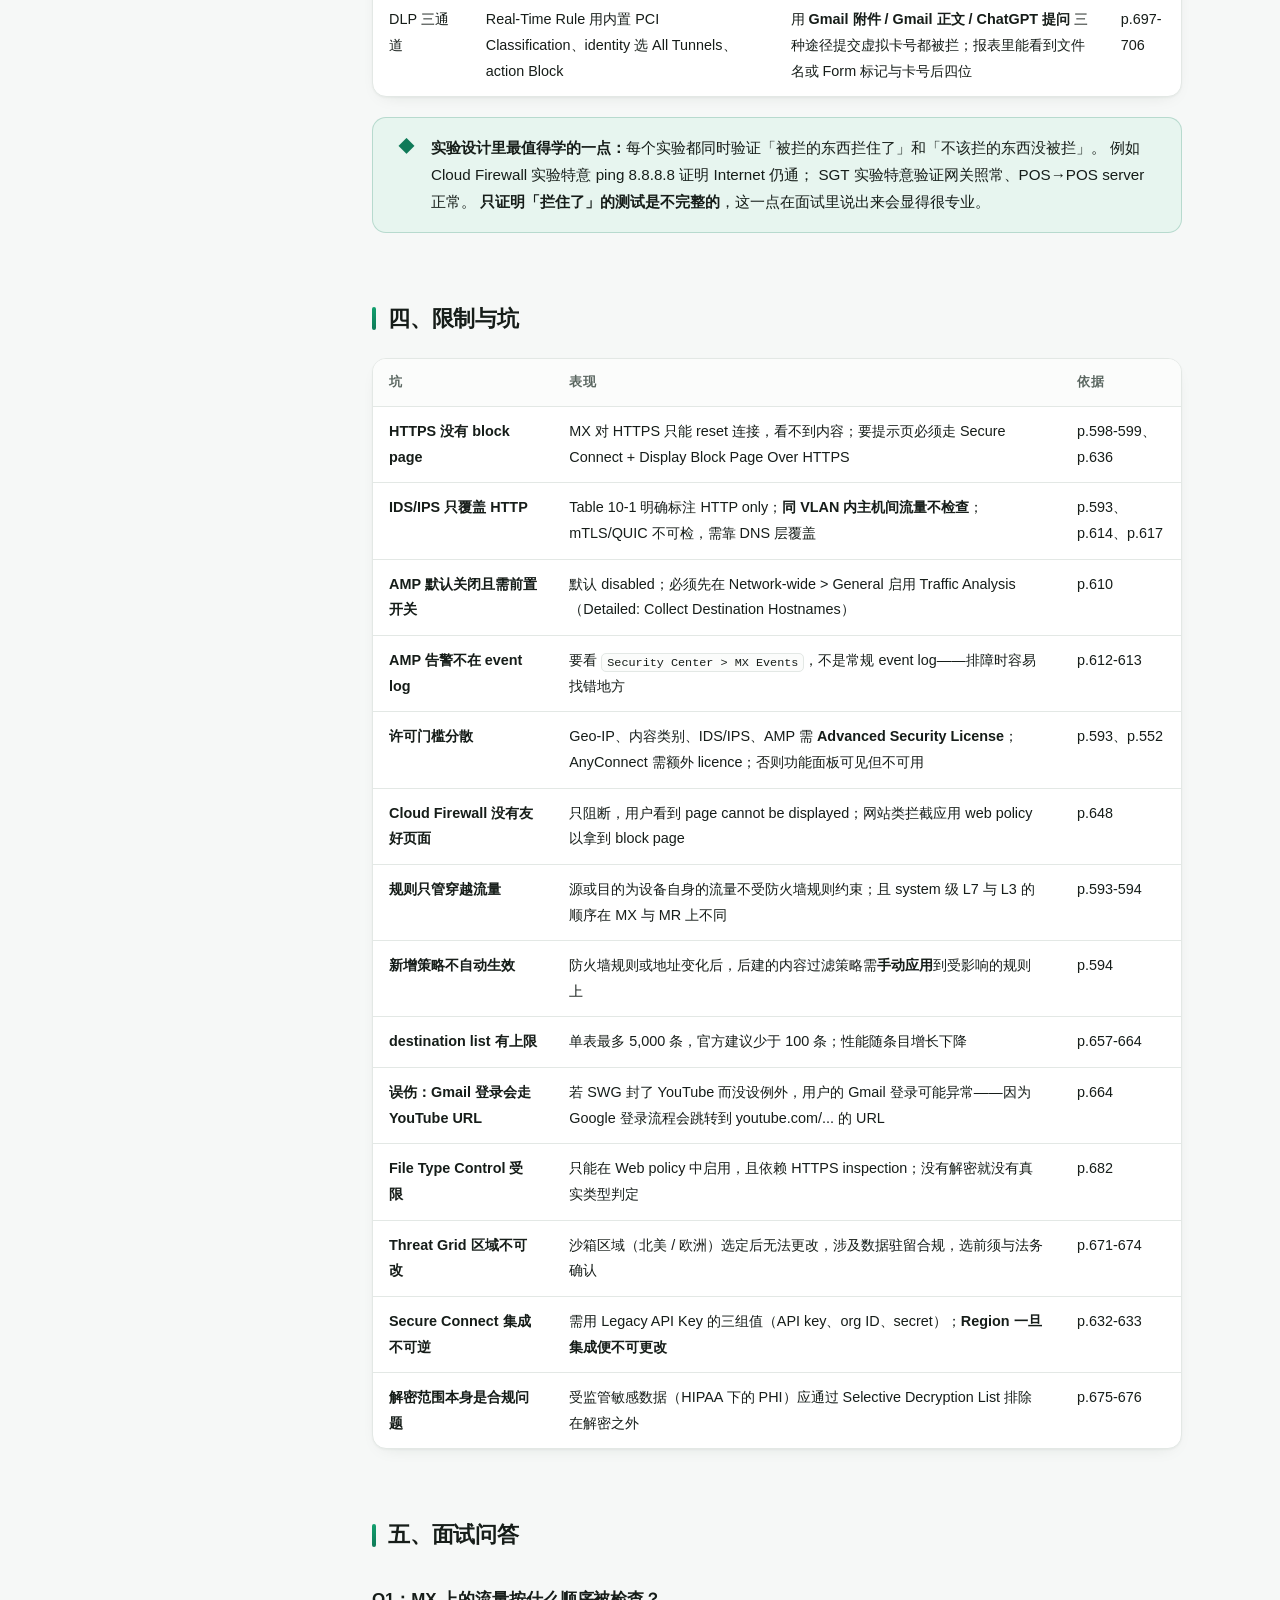
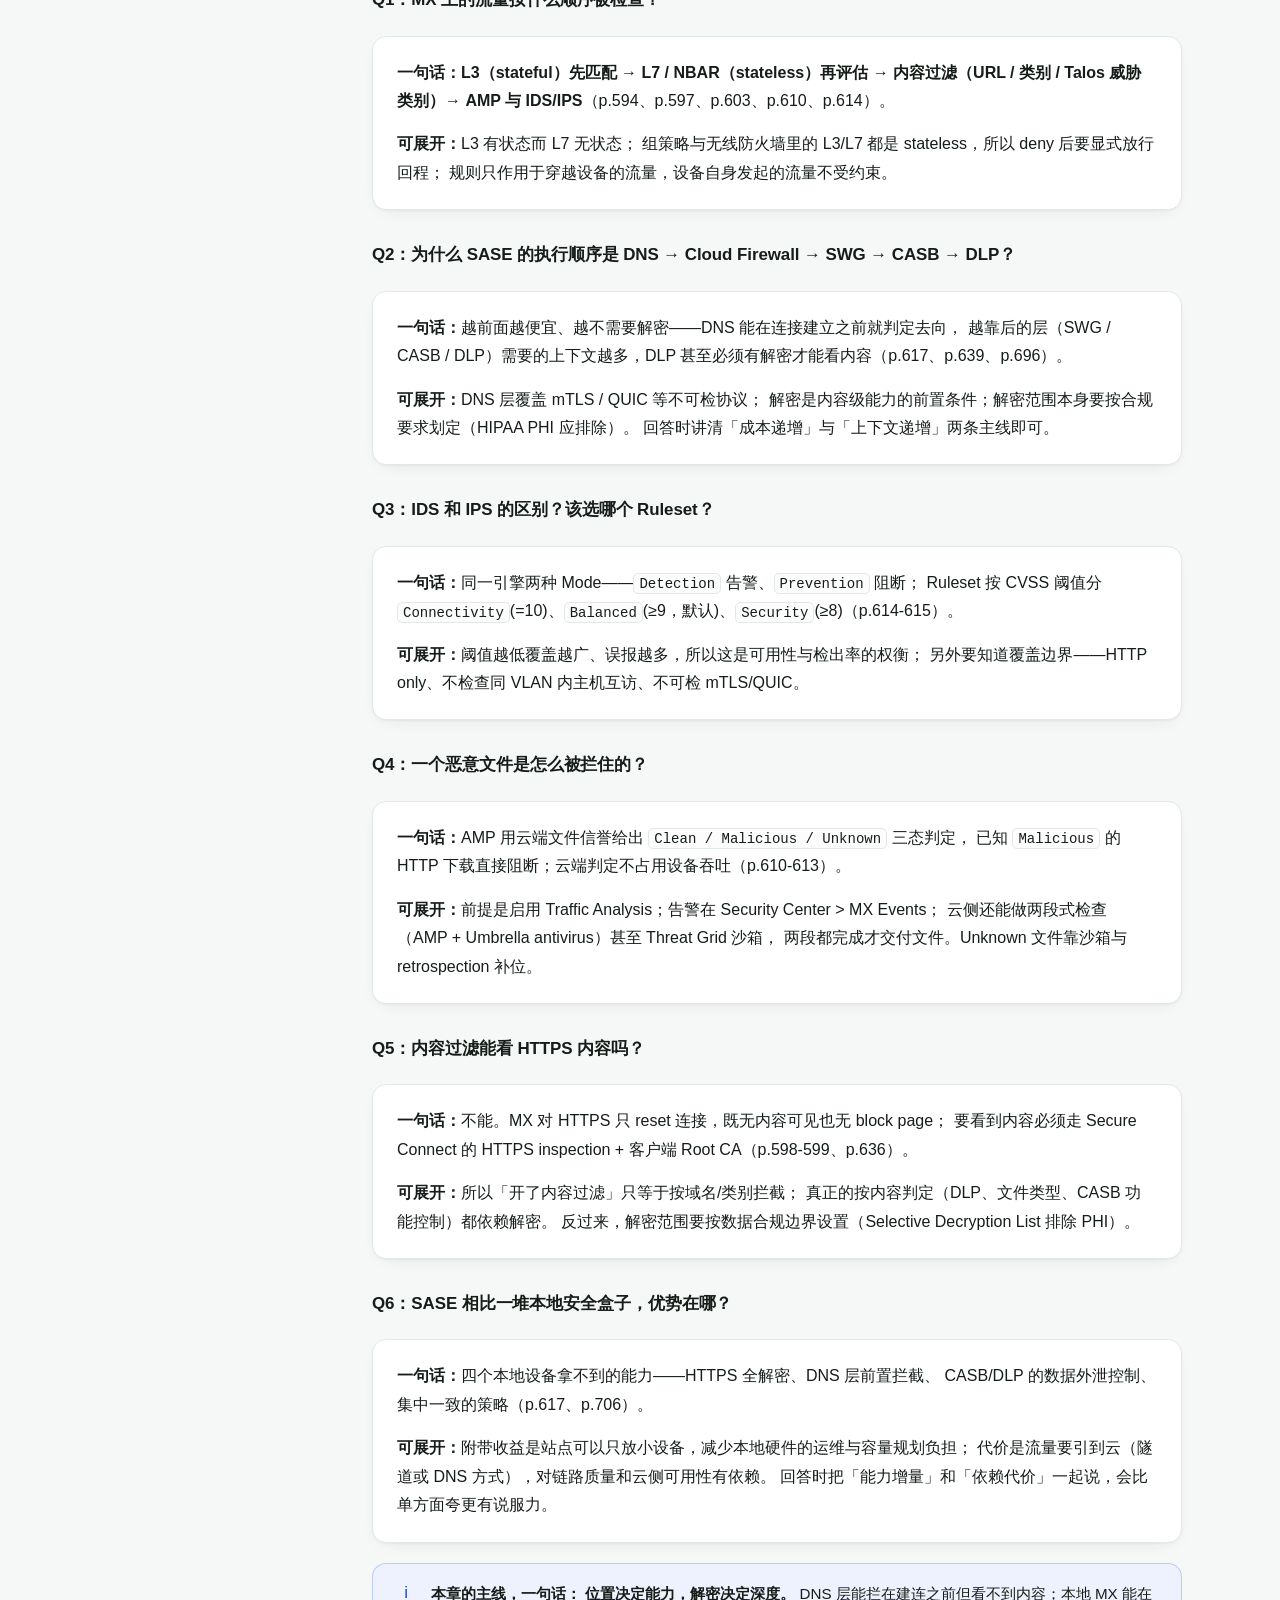
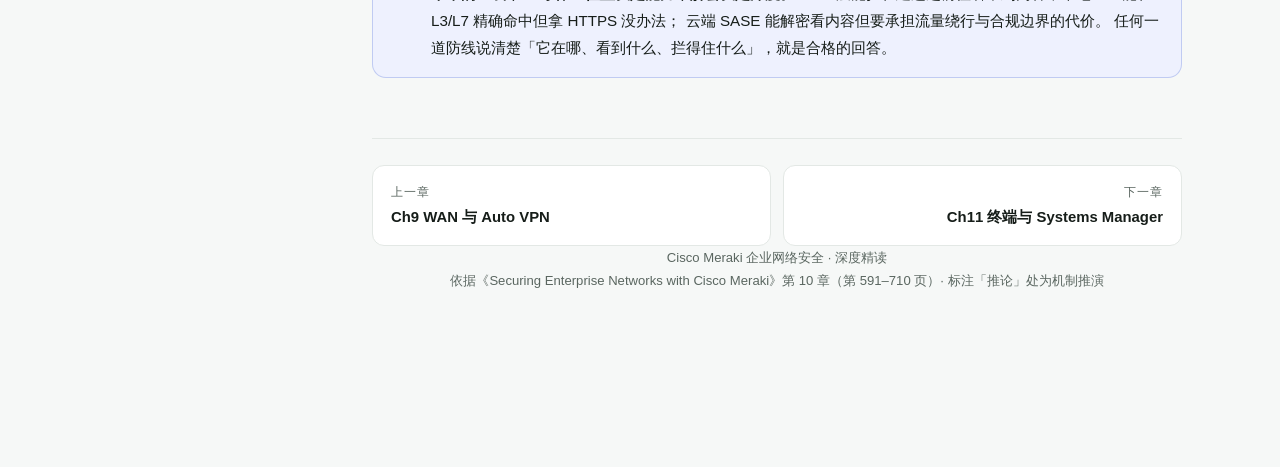
<file: notes/deep-ch10-traffic.html>
<!DOCTYPE html>
<html lang="zh-CN">
<head>
<meta charset="UTF-8">
<meta name="viewport" content="width=device-width, initial-scale=1">
<title>Ch10 流量安全与 SASE：机制拆解 | Meraki 安全精读</title>
<meta name="description" content="第 10 章深度精读：MX 本地检查链（L3→L7→内容过滤→AMP/IPS）与 Secure Connect 云链（DNS→Cloud Firewall→SWG→CASB→DLP）的执行顺序、为什么是这个顺序、HTTPS 解密的边界，以及面试可用的机制表述。">
<link rel="stylesheet" href="../assets/style.css">
</head>
<body>
<div id="progress"></div>

<header class="topbar">
  <button class="menu-btn" aria-label="打开目录">☰</button>
  <a class="brand" href="../index.html">
    <span class="dot"></span>
    Meraki 安全精读
    <small>Securing Enterprise Networks</small>
  </a>
  <span class="topbar-spacer"></span>
  <a class="topbar-link hide-sm" href="deep-ch09-wan.html">上一章 Ch9</a>
  <a class="topbar-link" href="../index.html#chapters">章节</a>
</header>

<div class="layout">

  <nav class="sidebar">
    <div class="side-group-title">深度精读</div>
    <a href="../index.html"><span class="num">00</span>总览与路线</a>
    <a href="deep-ch07-identity.html"><span class="num">07</span>身份与认证</a>
    <a href="deep-ch08-lan.html"><span class="num">08</span>LAN 分段与准入</a>
    <a href="deep-ch09-wan.html"><span class="num">09</span>WAN 与 Auto VPN</a>
    <a class="active" href="deep-ch10-traffic.html"><span class="num">10</span>流量安全与 SASE</a>
    <a href="deep-ch11-endpoint.html"><span class="num">11</span>终端与 Systems Manager</a>
    <div class="side-group-title">细节与背景</div>
    <a href="tech-details.html"><span class="num">★</span>参数总库</a>
    <a href="ch02-frameworks.html"><span class="num">02</span>安全框架</a>
    <a href="ch05-admin-access-details.html"><span class="num">05</span>管理员访问</a>
    <a href="tech-ch06-ch07.html"><span class="num">6-7</span>细节清单</a>
    <a href="tech-ch08-ch09.html"><span class="num">8-9</span>细节清单</a>
    <a href="tech-ch10-ch12.html"><span class="num">10-12</span>细节清单</a>
  </nav>

  <main>
  <article class="content">

    <div class="chapter-head">
      <div class="eyebrow">第 10 章 · 深度精读</div>
      <h1>流量安全与 SASE：两条检查链，一个顺序问题</h1>
      <p class="subtitle">
        这一章是全书篇幅第二大、也是控制措施最集中的地方。
        表面上是「开了哪些功能」，实质上是<strong>一个顺序问题</strong>：
        流量在什么位置、被哪一层、按什么依据判定，以及为什么这个顺序不能乱。
      </p>
      <div class="meta-row">
        <span class="chip strong">技术密度：极高</span>
        <span class="chip">篇幅：119 页</span>
        <span class="chip">面试高频：执行顺序 / IPS / SASE</span>
      </div>
    </div>

    <div class="callout info">
      <span class="ico">i</span>
      <div>
        <p><strong>标注约定：</strong><code>（p.xx）</code> 为书中原文位置；<code>（推论）</code> 为机制推演。
        本章实验多，我把它们压缩成「动作 → 验证现象 → 页码」的形式，方便直接复现。</p>
      </div>
    </div>

    <h2>一、设计理念：两条链，两种检查位置</h2>

    <p>
      书里实际上给了两套检查体系，很多人把它们混着讲，导致说不清「到底在哪一层被拦」。
    </p>

    <div class="table-wrap">
      <table>
        <thead>
          <tr><th>体系</th><th>执行位置</th><th>执行顺序</th><th>依据</th></tr>
        </thead>
        <tbody>
          <tr>
            <td><strong>MX 本地检查链</strong></td>
            <td>本地 MX 上，流量穿越设备时</td>
            <td>L3（stateful，先匹配）→ L7 / NBAR（stateless，再评估）→ 内容过滤（URL / 类别 / Talos 威胁类别）→ AMP（文件 disposition）与 IDS/IPS（Snort 签名）</td>
            <td>p.594、p.597、p.603、p.610、p.614</td>
          </tr>
          <tr>
            <td><strong>Secure Connect 云链</strong></td>
            <td>Umbrella / SASE 云侧</td>
            <td><strong>DNS → Cloud Firewall → SWG → CASB → DLP</strong></td>
            <td>p.617、p.696</td>
          </tr>
        </tbody>
      </table>
    </div>

    <h3>1.1 为什么 DNS 排在最前面</h3>

    <p>
      书里对 DNS 安全的表述是<strong>「在任何其他连接建立之前检查 DNS 请求」</strong>（p.639-641）。
      默认阻断被 Talos 判定为 host malware、command-and-control 基础设施、phishing 的域名，
      还可以加选 <code>Newly Seen Domains</code>（常用于零日利用）。
    </p>

    <p>
      <strong>（推论）</strong>这个位置的优势是「不用解密就能判断意图，且判定发生在 TCP 握手之前」——
      连接都还没建立，恶意软件拿不到任何载荷。这也是 SASE 体系里 DNS 层不可替代的原因：
      后面每一层（SWG、CASB、DLP）都需要先有会话、甚至需要解密才能工作。
    </p>

    <div class="callout warn">
      <span class="ico">!</span>
      <div>
        <p>书中特别提醒：<strong>不建议删掉默认的阻断项</strong>（p.639-641）。
        默认规则覆盖的是已被确认的恶意基础设施，删掉等于主动放行已知威胁。</p>
      </div>
    </div>

    <h3>1.2 HTTPS 是整条链的硬边界</h3>

    <p>
      这是本章最容易被误解的一点（p.598-599、p.636）：
      <strong>MX 对 HTTPS 站点的拦截只是 reset 连接</strong>——既看不到内容，也给不了用户 block page。
      想真正看到内容，必须依赖 Secure Connect 的 <strong>HTTPS inspection + 客户端 Root CA</strong>。
    </p>

    <p>
      换句话说，<strong>「开了内容过滤」和「能看到 HTTPS 内容」是两件事</strong>。
      前者按域名/类别做判定（能拦但要重置连接），后者才是解密后按内容判定（能拦且能给提示页）。
    </p>

    <h3>1.3 为什么还要有 Cloud Firewall 这一层</h3>

    <p>
      云链里的 Cloud Firewall 提供的是<strong>与本地 L3 防火墙同类的规则能力</strong>，
      但它有明确的体验缺陷（p.648）：<strong>只阻断，不给友好页面</strong>，
      用户看到的是「page cannot be displayed」。官方建议网站类拦截改用 web policy，因为后者有 block page。
    </p>

    <p>
      <strong>（推论）</strong>这暗示了功能分层：Cloud Firewall 适合<strong>协议/IP 级</strong>的策略
      （拦 ICMP、拦某段地址），web policy / SWG 适合<strong>网站级</strong>的策略。
      用错层不会失效，但会制造大量「打了电话才发现被拦」的工单。
    </p>

    <h3>1.4 SASE 相比本地设备到底解决什么</h3>

    <p>
      书里在总结处点了四个能力（p.617、p.706）：
      <strong>HTTPS 全解密</strong>、<strong>DNS 层前置拦截</strong>、
      <strong>CASB / DLP 的数据外泄控制</strong>、<strong>集中策略</strong>。
      附带效果是可以替代多个本地盒子，让站点部署更小的设备。
    </p>

    <p>
      这四点是互相支撑的：DNS 管「去向」、解密管「内容可见」、CASB/DLP 管「数据出去」、集中策略管「一致执行」。
      少任何一环，链条都会断在某个具体场景上。
    </p>

    <h2>二、机制拆解</h2>

    <h3>2.1 L3 与 L7 的匹配顺序，以及一条被忽略的边界</h3>

    <p>
      MX 上的顺序是明确的（p.594、p.597）：<strong>L3 防火墙（stateful）先匹配，L7 / NBAR（stateless）再评估</strong>。
      注意这里的状态差别——L3 是有状态的，L7 是无状态的；而<strong>组策略与无线防火墙里的 L3/L7 都是 stateless</strong>。
    </p>

    <div class="callout warn">
      <span class="ico">!</span>
      <div>
        <p><strong>规则管不到自己（p.593-594）：</strong>
        防火墙规则只作用于<strong>穿越设备的流量</strong>；<strong>源或目的为设备自身</strong>的流量不受这些规则约束。
        另外，system 级 L7 与 L3 规则的处理顺序在 <strong>MX 与 MR 上不同</strong>，不能照搬。</p>
      </div>
    </div>

    <h3>2.2 L7 识别：NBAR 与 Geo-IP</h3>

    <p>
      L7 规则可以按应用（NBAR 应用库）、内容类别、hostname 等维度匹配。
      Geo-IP 规则则依赖地理位置数据库——书里的实验是先到 <strong>MaxMind demo</strong> 确认某个域名解析到的 IP 归属地，
      再配国家规则（p.600-603）。这个习惯值得学：
      <strong>先查 IP 归属，再写规则</strong>，能避免「以为拦的是某个国家，实际拦的是 CDN 节点」。
    </p>

    <h3>2.3 内容过滤的判定依据</h3>

    <p>
      三个层次：<strong>Blocked URL List</strong>（精确域名）、<strong>Content Categories</strong>（内容类别）、
      <strong>Threat Categories</strong>（Talos 威胁分类，例如 Malware Sites）（p.604-609）。
    </p>

    <p>
      书里的实验流程体现了一个方法论：先用 <strong>Talos Reputation Center</strong> 查明目标域名的分类
      （例如查出 <code>adforce.com</code> 属 Advertisements），再去配对应类别。
      先确认分类，再配规则——否则你封的类别和你想封的东西可能不是一回事。
    </p>

    <h3>2.4 IDS/IPS：同一个引擎，两种模式</h3>

    <p>
      书里的定性很干脆（p.614-615）：<strong>IDS 与 IPS 是同一引擎的两种 Mode</strong>，
      <code>Detection</code> 只告警、<code>Prevention</code> 阻断。
      规则覆盖面由 Ruleset 的 <strong>CVSS 阈值</strong>决定：
    </p>

    <div class="table-wrap">
      <table>
        <thead>
          <tr><th>Ruleset</th><th>CVSS 阈值</th><th>含义</th></tr>
        </thead>
        <tbody>
          <tr><td><code>Connectivity</code></td><td>= 10</td><td>只覆盖最严重的（可用性类）</td></tr>
          <tr><td><code>Balanced</code></td><td>≥ 9</td><td><strong>默认值</strong></td></tr>
          <tr><td><code>Security</code></td><td>≥ 8</td><td>覆盖最广，误报也最多</td></tr>
        </tbody>
      </table>
    </div>

    <div class="callout danger">
      <span class="ico">×</span>
      <div>
        <p><strong>三个必须知道的覆盖边界（p.593、p.614、p.617）：</strong></p>
        <p style="margin-bottom:0">
        ① 书中 Table 10-1 明确标注 MX 的 IDS/IPS 为 <strong>HTTP only</strong>；<br>
        ② <strong>同 VLAN 内主机之间的流量不被检查</strong>；<br>
        ③ <strong>mTLS / QUIC 等不可检协议</strong>要靠 DNS 层策略来覆盖。</p>
      </div>
    </div>

    <h3>2.5 AMP：默认是关的，且有一个前置开关</h3>

    <p>
      这一点很多人搞错（p.610-611）：<strong>AMP 默认 disabled</strong>，
      而且必须先在 <code>Network-wide &gt; General</code> 启用 <code>Traffic Analysis</code>
      （<code>Detailed: Collect Destination Hostnames</code>）才能使用。
    </p>

    <p>
      判定机制是<strong>云端文件信誉</strong>，给出三态 disposition：
      <code>Clean</code> / <code>Malicious</code> / <code>Unknown</code>。
      已知 <code>Malicious</code> 的 HTTP 下载会被阻断。
    </p>

    <p>
      书里强调的架构优势是：这套判定<strong>在云端完成，不牺牲设备吞吐</strong>（p.610-611）。
      <strong>书中未展开</strong> retrospective（事后追溯告警）的具体机制，这一层需要查 Cisco AMP 文档。
    </p>

    <h3>2.6 云端的两段式文件检查</h3>

    <p>
      到了 Secure Connect 侧，文件检查变成两段（p.671-674）：
      <strong>先由 Cisco AMP 检查，再由 Umbrella 的 antivirus 引擎检查</strong>；
      两段都完成后才交付文件，否则终止下载并显示 block page。
    </p>

    <p>
      还可以再加一层 <strong>Secure Malware Analytics（Threat Grid）沙箱</strong>。
      但有一个不可逆的配置点：<strong>区域（北美 / 欧洲）选定后不可更改</strong>——
      这涉及数据驻留合规，选之前必须和法务确认。
    </p>

    <h3>2.7 文件类型控制：改扩展名也没用</h3>

    <p>
      <code>File Type Control</code> 靠的是 <strong>Umbrella 的内部检测引擎判定真实文件类型</strong>，
      所以即使被改了扩展名也能拦住（p.682）。
      两个使用条件：<strong>只能在 Web policy 中启用</strong>，且<strong>依赖 HTTPS inspection</strong>。
    </p>

    <h3>2.8 SWG 的 destination list 有硬上限</h3>

    <p>
      书里给了具体数字（p.657-664）：新建 destination list 时类型选 <code>Web Policy</code>，
      <strong>单表最多 5,000 条，但建议少于 100 条</strong>。
      在 Default Web Policy 加规则后必须点 <code>ENABLE RULE</code>；
      HTTPS 场景要在 <code>HTTPS Inspection</code> 里选 <code>Display Block Page Over HTTPS</code>，
      否则用户看不到提示页。
    </p>

    <p>
      「上限 5,000、建议 100」这组数字反映的是<strong>匹配性能</strong>的现实约束——
      列表越长，每包匹配成本越高。这也是为什么大型组织要按业务线拆多个 policy 而不是堆一张大表。
    </p>

    <h3>2.9 HTTPS 解密与一条合规红线</h3>

    <p>
      HTTPS inspection 是 DLP、File Type Control、内容级判定能成立的前提。
      但书里明确画了一条红线（p.675-676）：
      <strong>受监管的敏感数据（例如 HIPAA 下的 PHI）应通过 <code>Selective Decryption List</code> 排除在解密之外</strong>。
    </p>

    <p>
      这一点在面试里很加分：它说明「解密一切」不是正确答案，
      <strong>解密范围本身就是一个合规决策</strong>，需要按数据分类划定边界。
    </p>

    <h3>2.10 CASB：先看清，再控制</h3>

    <p>
      书里把 CASB 拆成两个能力层次（p.688-690）：
    </p>
    <ul>
      <li><strong>App Discovery</strong>——报告在用哪些 SaaS / PaaS / IaaS，按类别与风险画像呈现（影子 IT 发现）</li>
      <li><strong>功能级控制</strong>——对具体应用的具体操作做限制：
        允许访问 Google Drive 但<strong>不允许上传</strong>；允许访问社交媒体但<strong>不允许 post / share</strong></li>
    </ul>

    <p>
      这个「按功能而非按应用」的粒度是关键：传统 URL 过滤只能整站放行或整站封禁，
      而真正需要管的是「能看不能发」这类场景。
    </p>

    <h3>2.11 DLP：三种机制覆盖三条外泄路径</h3>

    <div class="table-wrap">
      <table>
        <thead>
          <tr><th>机制</th><th>覆盖路径</th><th>作用</th></tr>
        </thead>
        <tbody>
          <tr><td><code>Real-Time Rules</code></td><td>Web 流量与 Web 表单</td><td>实时扫描并阻止外泄（含粘贴进网页表单的内容）</td></tr>
          <tr><td><code>SaaS API Rules</code></td><td>Office 365 等云服务</td><td>把策略延伸到云端，核查外部文件共享是否符合数据分级</td></tr>
          <tr><td><code>Discovery Scan</code></td><td>外部存储位置</td><td>扫描并报告是否合规（发现了什么、在哪）</td></tr>
        </tbody>
      </table>
    </div>
    <p style="font-size:.9rem;color:var(--text-dim)">依据：p.696</p>

    <p>
      数据判定方面（p.697-700）：开箱即可识别 <strong>GDPR、HIPAA、PII、PCI</strong> 数据，
      可用内置 <code>PCI Classification</code> 或自定义 <code>Data Classification</code>；
      可搜「Content and File Name」，也可用 <code>File Labels</code> 读文档元数据
      （Office 属性 / 敏感度标签、PDF 属性）。
    </p>

    <p>
      前提仍然是<strong>必须有 HTTPS inspection 才能生效</strong>——
      这条依赖关系把整章的线索串起来了：<strong>没有解密，就没有内容级控制</strong>。
    </p>

    <h3>2.12 Secure Connect 的两种接入方式，差别在流量路径</h3>

    <div class="table-wrap">
      <table>
        <thead>
          <tr><th>接入方式</th><th>机制</th><th>验证方式</th></tr>
        </thead>
        <tbody>
          <tr>
            <td><strong>DNS 接入</strong></td>
            <td>DHCP 把 <code>208.67.222.222</code> 与 <code>208.67.220.220</code> 下发给客户端（<code>Use Umbrella</code>）</td>
            <td>访问 <code>welcome.umbrella.com</code></td>
          </tr>
          <tr>
            <td><strong>隧道接入</strong></td>
            <td>MX 把 Secure Connect 当作<strong>一个普通 Auto VPN hub</strong> 来建连；spoke 站点自动获得默认路由，hub 站点可配置</td>
            <td>DLP 策略里的 identity 以 <code>Tunnels</code> 形式出现</td>
          </tr>
        </tbody>
      </table>
    </div>
    <p style="font-size:.9rem;color:var(--text-dim)">依据：p.630-631、p.635、p.700</p>

    <p>
      这个设计的巧妙之处是<strong>复用 Auto VPN</strong>：不用为 SASE 单独建一套 IPsec（p.533）。
      书里也点明，改用 Secure Connect 后「连 SASE」不再是必须配 non-Meraki IPsec peer 的场景。
    </p>

    <h2>三、书中的实验（动作 → 现象 → 页码）</h2>

    <div class="table-wrap">
      <table>
        <thead>
          <tr><th>实验</th><th>配置动作</th><th>验证到的现象</th><th>页码</th></tr>
        </thead>
        <tbody>
          <tr>
            <td>L3 防火墙</td>
            <td>Guests VLAN → <code>20.76.201.171</code> 出向规则 Deny ICMPv4</td>
            <td>改动前后 ping 对比；Firewall 页 <code>IPv4 Hits</code> 计数确认命中</td>
            <td>p.596-597</td>
          </tr>
          <tr>
            <td>L7 防火墙</td>
            <td>Application 选 <code>Blogging / All Blogging</code>（Policy 固定 Deny 不可改）</td>
            <td>访问 wordpress.com 被拒；event log 的 event type 为 <code>Layer 7 Firewall Rule</code>，<strong>NBAR ID 3444</strong> 即 WordPress</td>
            <td>p.597-599</td>
          </tr>
          <tr>
            <td>Geo-IP</td>
            <td>先用 MaxMind demo 确认 <code>www.iamsterdam.nl</code> 解析到荷兰，再加 Countries 规则</td>
            <td>该 HTTPS 站点连接被 reset，无法访问</td>
            <td>p.600-603</td>
          </tr>
          <tr>
            <td>URL 过滤</td>
            <td>把 <code>www.taylorswift.com</code> 加入 Blocked URL List</td>
            <td>HTTPS 表现为连接 reset；event type 为 <code>Content Filtering Blocked URL</code></td>
            <td>p.604-605</td>
          </tr>
          <tr>
            <td>类别阻断</td>
            <td>用 Talos Reputation Center 查出 <code>adforce.com</code> 属 Advertisements，再选该类别 + Malware Sites</td>
            <td>目标被拦，事件写入 event log</td>
            <td>p.605-609</td>
          </tr>
          <tr>
            <td>AMP</td>
            <td>从 eicar.eu 下载 <code>eicarcom2.zip</code> 的 HTTP 链接</td>
            <td>会话被阻断并 reset；日志出现在 <strong>Security Center &gt; MX Events</strong>，<strong>不是</strong> event log</td>
            <td>p.612-613</td>
          </tr>
          <tr>
            <td>IDS/IPS</td>
            <td>Mode 设 <code>Prevention</code>，Ruleset 留 <code>Balanced</code>，用 <code>cpcheckme.com/checkme</code> 触发</td>
            <td>Security Center 的 MX Events 标签出现签名告警</td>
            <td>p.614-615</td>
          </tr>
          <tr>
            <td>Cloud Firewall</td>
            <td>建 Deny ICMP 到 <code>20.76.201.171</code> 的 Internet Traffic Rule，用 Change Status 切换启停</td>
            <td>ping 8.8.8.8 仍通、目标被阻——证明是精确命中而非全断</td>
            <td>p.642-648</td>
          </tr>
          <tr>
            <td>SWG 封 YouTube</td>
            <td>建 YouTube destination list → Default Web Policy 加 Block 规则并 ENABLE → HTTPS Inspection 选 Display Block Page Over HTTPS</td>
            <td>访问 <code>https://www.youtube.com</code> 重定向到 Umbrella block page</td>
            <td>p.657-664</td>
          </tr>
          <tr>
            <td>DLP 三通道</td>
            <td>Real-Time Rule 用内置 PCI Classification、identity 选 All Tunnels、action Block</td>
            <td>用 <strong>Gmail 附件 / Gmail 正文 / ChatGPT 提问</strong> 三种途径提交虚拟卡号都被拦；报表里能看到文件名或 Form 标记与卡号后四位</td>
            <td>p.697-706</td>
          </tr>
        </tbody>
      </table>
    </div>

    <div class="callout tip">
      <span class="ico">◆</span>
      <div>
        <p><strong>实验设计里最值得学的一点：</strong>每个实验都同时验证「被拦的东西拦住了」和「不该拦的东西没被拦」。
        例如 Cloud Firewall 实验特意 ping 8.8.8.8 证明 Internet 仍通；
        SGT 实验特意验证网关照常、POS→POS server 正常。
        <strong>只证明「拦住了」的测试是不完整的</strong>，这一点在面试里说出来会显得很专业。</p>
      </div>
    </div>

    <h2>四、限制与坑</h2>

    <div class="table-wrap">
      <table>
        <thead>
          <tr><th>坑</th><th>表现</th><th>依据</th></tr>
        </thead>
        <tbody>
          <tr>
            <td><strong>HTTPS 没有 block page</strong></td>
            <td>MX 对 HTTPS 只能 reset 连接，看不到内容；要提示页必须走 Secure Connect + Display Block Page Over HTTPS</td>
            <td>p.598-599、p.636</td>
          </tr>
          <tr>
            <td><strong>IDS/IPS 只覆盖 HTTP</strong></td>
            <td>Table 10-1 明确标注 HTTP only；<strong>同 VLAN 内主机间流量不检查</strong>；mTLS/QUIC 不可检，需靠 DNS 层覆盖</td>
            <td>p.593、p.614、p.617</td>
          </tr>
          <tr>
            <td><strong>AMP 默认关闭且需前置开关</strong></td>
            <td>默认 disabled；必须先在 Network-wide &gt; General 启用 Traffic Analysis（Detailed: Collect Destination Hostnames）</td>
            <td>p.610</td>
          </tr>
          <tr>
            <td><strong>AMP 告警不在 event log</strong></td>
            <td>要看 <code>Security Center &gt; MX Events</code>，不是常规 event log——排障时容易找错地方</td>
            <td>p.612-613</td>
          </tr>
          <tr>
            <td><strong>许可门槛分散</strong></td>
            <td>Geo-IP、内容类别、IDS/IPS、AMP 需 <strong>Advanced Security License</strong>；AnyConnect 需额外 licence；否则功能面板可见但不可用</td>
            <td>p.593、p.552</td>
          </tr>
          <tr>
            <td><strong>Cloud Firewall 没有友好页面</strong></td>
            <td>只阻断，用户看到 page cannot be displayed；网站类拦截应用 web policy 以拿到 block page</td>
            <td>p.648</td>
          </tr>
          <tr>
            <td><strong>规则只管穿越流量</strong></td>
            <td>源或目的为设备自身的流量不受防火墙规则约束；且 system 级 L7 与 L3 的顺序在 MX 与 MR 上不同</td>
            <td>p.593-594</td>
          </tr>
          <tr>
            <td><strong>新增策略不自动生效</strong></td>
            <td>防火墙规则或地址变化后，后建的内容过滤策略需<strong>手动应用</strong>到受影响的规则上</td>
            <td>p.594</td>
          </tr>
          <tr>
            <td><strong>destination list 有上限</strong></td>
            <td>单表最多 5,000 条，官方建议少于 100 条；性能随条目增长下降</td>
            <td>p.657-664</td>
          </tr>
          <tr>
            <td><strong>误伤：Gmail 登录会走 YouTube URL</strong></td>
            <td>若 SWG 封了 YouTube 而没设例外，用户的 Gmail 登录可能异常——因为 Google 登录流程会跳转到 youtube.com/... 的 URL</td>
            <td>p.664</td>
          </tr>
          <tr>
            <td><strong>File Type Control 受限</strong></td>
            <td>只能在 Web policy 中启用，且依赖 HTTPS inspection；没有解密就没有真实类型判定</td>
            <td>p.682</td>
          </tr>
          <tr>
            <td><strong>Threat Grid 区域不可改</strong></td>
            <td>沙箱区域（北美 / 欧洲）选定后无法更改，涉及数据驻留合规，选前须与法务确认</td>
            <td>p.671-674</td>
          </tr>
          <tr>
            <td><strong>Secure Connect 集成不可逆</strong></td>
            <td>需用 Legacy API Key 的三组值（API key、org ID、secret）；<strong>Region 一旦集成便不可更改</strong></td>
            <td>p.632-633</td>
          </tr>
          <tr>
            <td><strong>解密范围本身是合规问题</strong></td>
            <td>受监管敏感数据（HIPAA 下的 PHI）应通过 Selective Decryption List 排除在解密之外</td>
            <td>p.675-676</td>
          </tr>
        </tbody>
      </table>
    </div>

    <h2>五、面试问答</h2>

    <h3>Q1：MX 上的流量按什么顺序被检查？</h3>
    <div class="card">
      <p><strong>一句话：</strong><strong>L3（stateful）先匹配 → L7 / NBAR（stateless）再评估 → 内容过滤（URL / 类别 / Talos 威胁类别）→ AMP 与 IDS/IPS</strong>（p.594、p.597、p.603、p.610、p.614）。</p>
      <p style="margin-bottom:0"><strong>可展开：</strong>L3 有状态而 L7 无状态；
      组策略与无线防火墙里的 L3/L7 都是 stateless，所以 deny 后要显式放行回程；
      规则只作用于穿越设备的流量，设备自身发起的流量不受约束。</p>
    </div>

    <h3>Q2：为什么 SASE 的执行顺序是 DNS → Cloud Firewall → SWG → CASB → DLP？</h3>
    <div class="card">
      <p><strong>一句话：</strong>越前面越便宜、越不需要解密——DNS 能在连接建立之前就判定去向，
      越靠后的层（SWG / CASB / DLP）需要的上下文越多，DLP 甚至必须有解密才能看内容（p.617、p.639、p.696）。</p>
      <p style="margin-bottom:0"><strong>可展开：</strong>DNS 层覆盖 mTLS / QUIC 等不可检协议；
      解密是内容级能力的前置条件；解密范围本身要按合规要求划定（HIPAA PHI 应排除）。
      回答时讲清「成本递增」与「上下文递增」两条主线即可。</p>
    </div>

    <h3>Q3：IDS 和 IPS 的区别？该选哪个 Ruleset？</h3>
    <div class="card">
      <p><strong>一句话：</strong>同一引擎两种 Mode——<code>Detection</code> 告警、<code>Prevention</code> 阻断；
      Ruleset 按 CVSS 阈值分 <code>Connectivity</code>(=10)、<code>Balanced</code>(≥9，默认)、<code>Security</code>(≥8)（p.614-615）。</p>
      <p style="margin-bottom:0"><strong>可展开：</strong>阈值越低覆盖越广、误报越多，所以这是可用性与检出率的权衡；
      另外要知道覆盖边界——HTTP only、不检查同 VLAN 内主机互访、不可检 mTLS/QUIC。</p>
    </div>

    <h3>Q4：一个恶意文件是怎么被拦住的？</h3>
    <div class="card">
      <p><strong>一句话：</strong>AMP 用云端文件信誉给出 <code>Clean / Malicious / Unknown</code> 三态判定，
      已知 <code>Malicious</code> 的 HTTP 下载直接阻断；云端判定不占用设备吞吐（p.610-613）。</p>
      <p style="margin-bottom:0"><strong>可展开：</strong>前提是启用 Traffic Analysis；告警在 Security Center &gt; MX Events；
      云侧还能做两段式检查（AMP + Umbrella antivirus）甚至 Threat Grid 沙箱，
      两段都完成才交付文件。Unknown 文件靠沙箱与 retrospection 补位。</p>
    </div>

    <h3>Q5：内容过滤能看 HTTPS 内容吗？</h3>
    <div class="card">
      <p><strong>一句话：</strong>不能。MX 对 HTTPS 只 reset 连接，既无内容可见也无 block page；
      要看到内容必须走 Secure Connect 的 HTTPS inspection + 客户端 Root CA（p.598-599、p.636）。</p>
      <p style="margin-bottom:0"><strong>可展开：</strong>所以「开了内容过滤」只等于按域名/类别拦截；
      真正的按内容判定（DLP、文件类型、CASB 功能控制）都依赖解密。
      反过来，解密范围要按数据合规边界设置（Selective Decryption List 排除 PHI）。</p>
    </div>

    <h3>Q6：SASE 相比一堆本地安全盒子，优势在哪？</h3>
    <div class="card">
      <p><strong>一句话：</strong>四个本地设备拿不到的能力——HTTPS 全解密、DNS 层前置拦截、
      CASB/DLP 的数据外泄控制、集中一致的策略（p.617、p.706）。</p>
      <p style="margin-bottom:0"><strong>可展开：</strong>附带收益是站点可以只放小设备，减少本地硬件的运维与容量规划负担；
      代价是流量要引到云（隧道或 DNS 方式），对链路质量和云侧可用性有依赖。
      回答时把「能力增量」和「依赖代价」一起说，会比单方面夸更有说服力。</p>
    </div>

    <div class="callout info">
      <span class="ico">i</span>
      <div>
        <p><strong>本章的主线，一句话：</strong>
        <strong>位置决定能力，解密决定深度。</strong>
        DNS 层能拦在建连之前但看不到内容；本地 MX 能在 L3/L7 精确命中但拿 HTTPS 没办法；
        云端 SASE 能解密看内容但要承担流量绕行与合规边界的代价。
        任何一道防线说清楚「它在哪、看到什么、拦得住什么」，就是合格的回答。</p>
      </div>
    </div>

    <div class="pager">
      <a href="deep-ch09-wan.html">
        <span class="dir">上一章</span>
        <span class="ttl">Ch9 WAN 与 Auto VPN</span>
      </a>
      <a class="next" href="deep-ch11-endpoint.html">
        <span class="dir">下一章</span>
        <span class="ttl">Ch11 终端与 Systems Manager</span>
      </a>
    </div>
  </article>

  <footer>
    <p>Cisco Meraki 企业网络安全 · 深度精读<br>
    依据《Securing Enterprise Networks with Cisco Meraki》第 10 章（第 591–710 页）· 标注「推论」处为机制推演</p>
  </footer>
  </main>
</div>

<div id="overlay"></div>
<script src="../assets/app.js"></script>
</body>
</html>
</file>
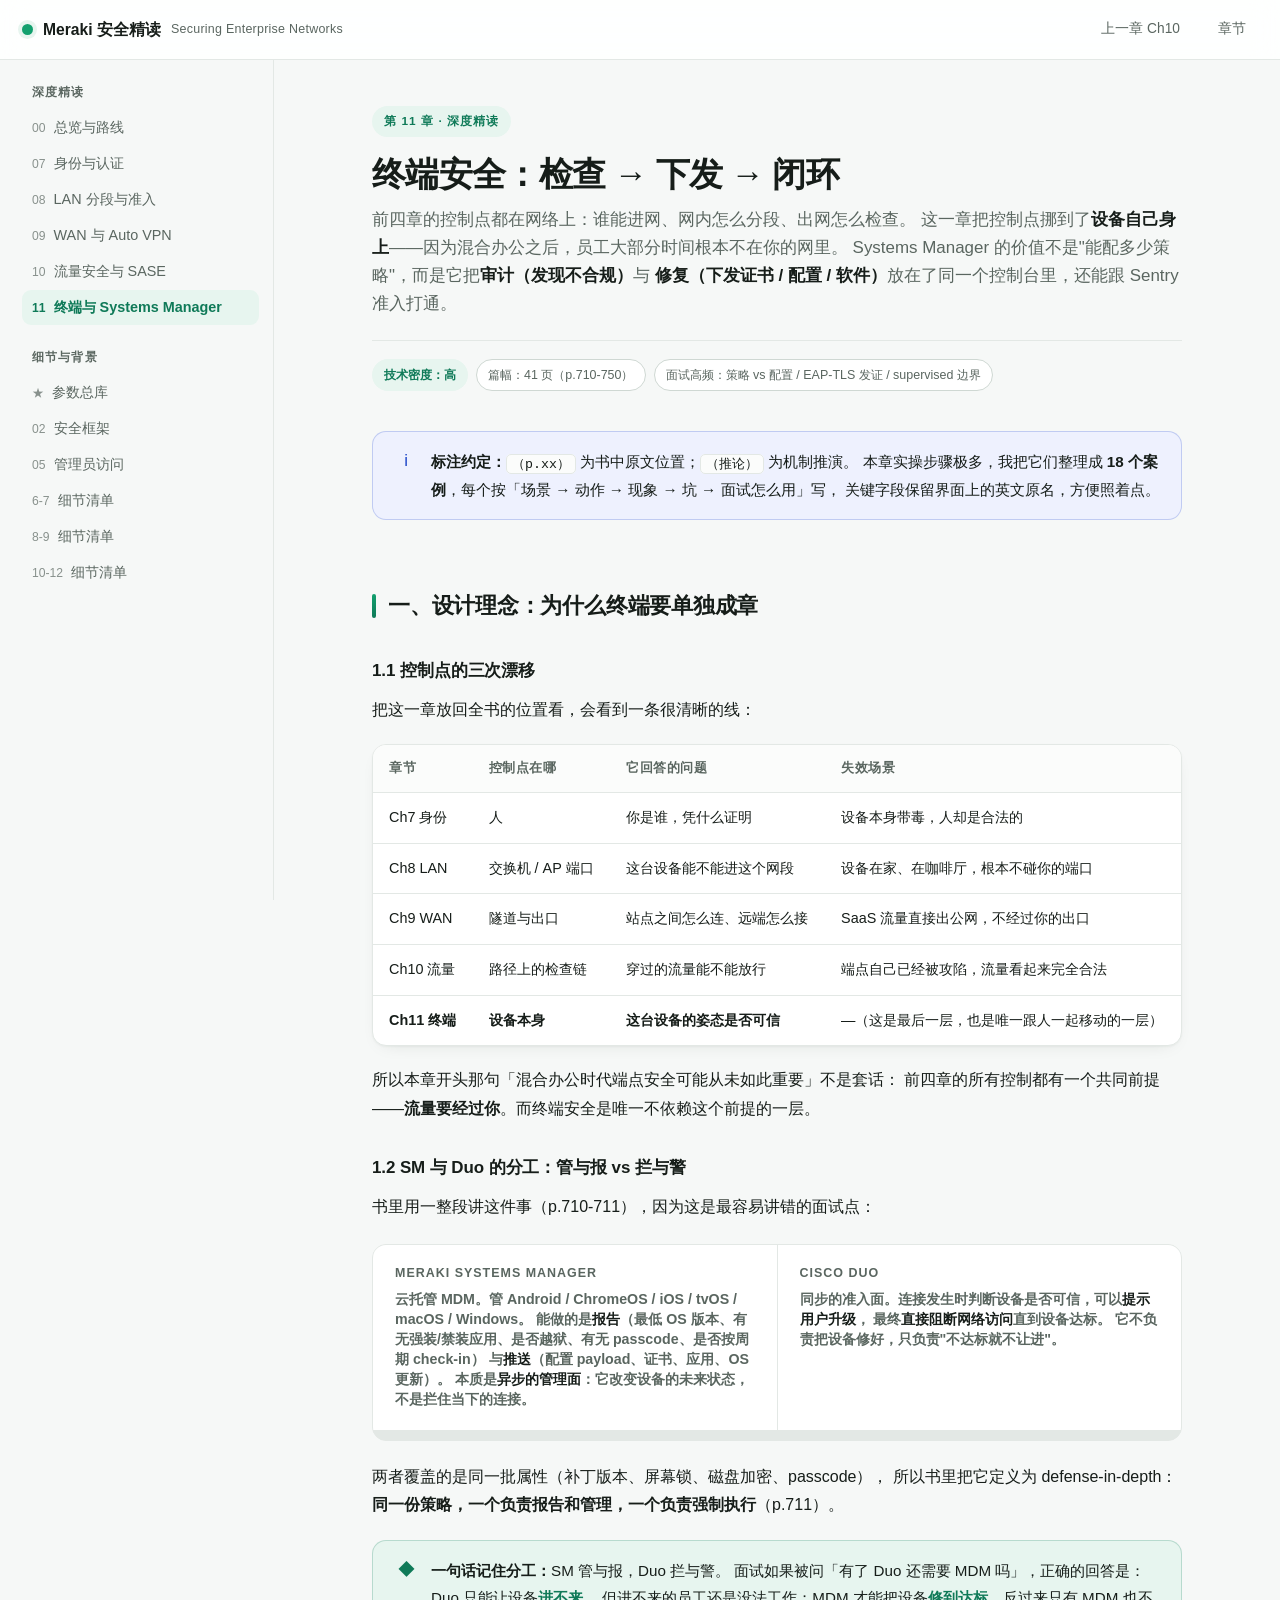
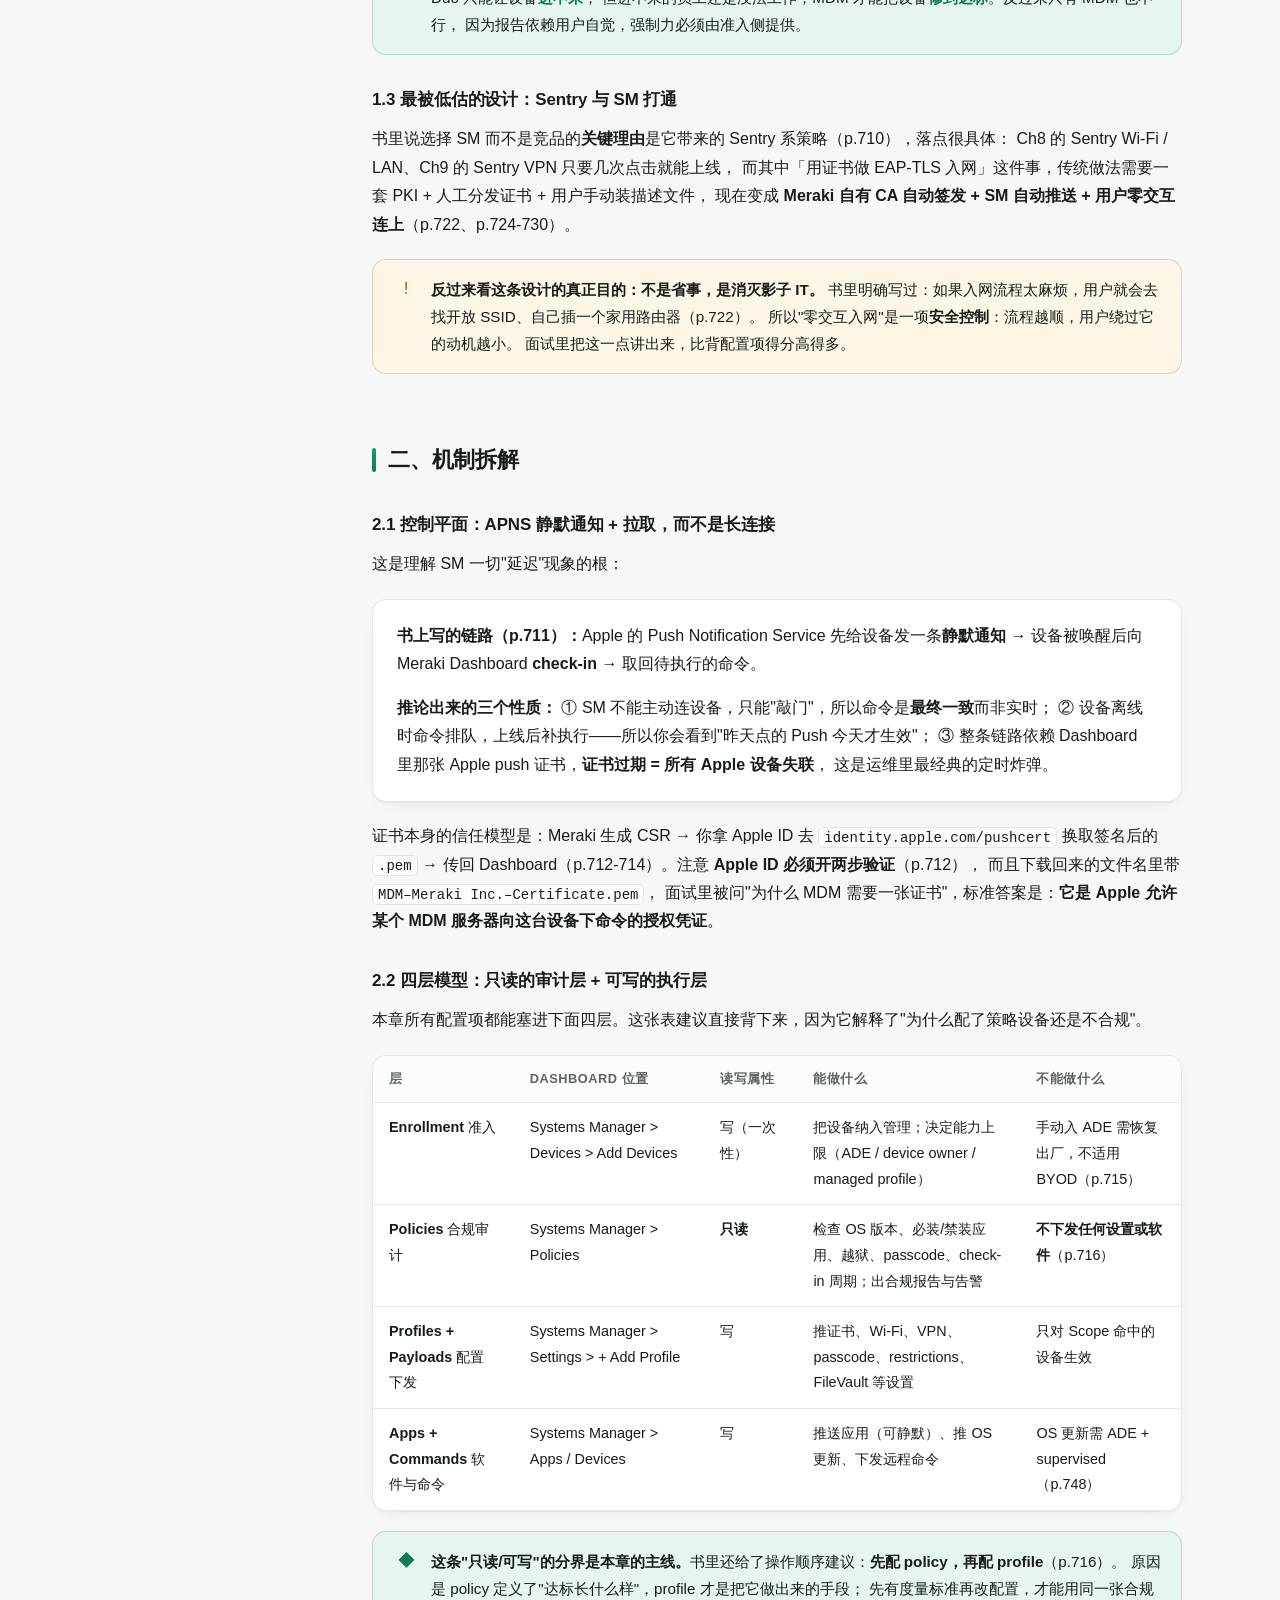
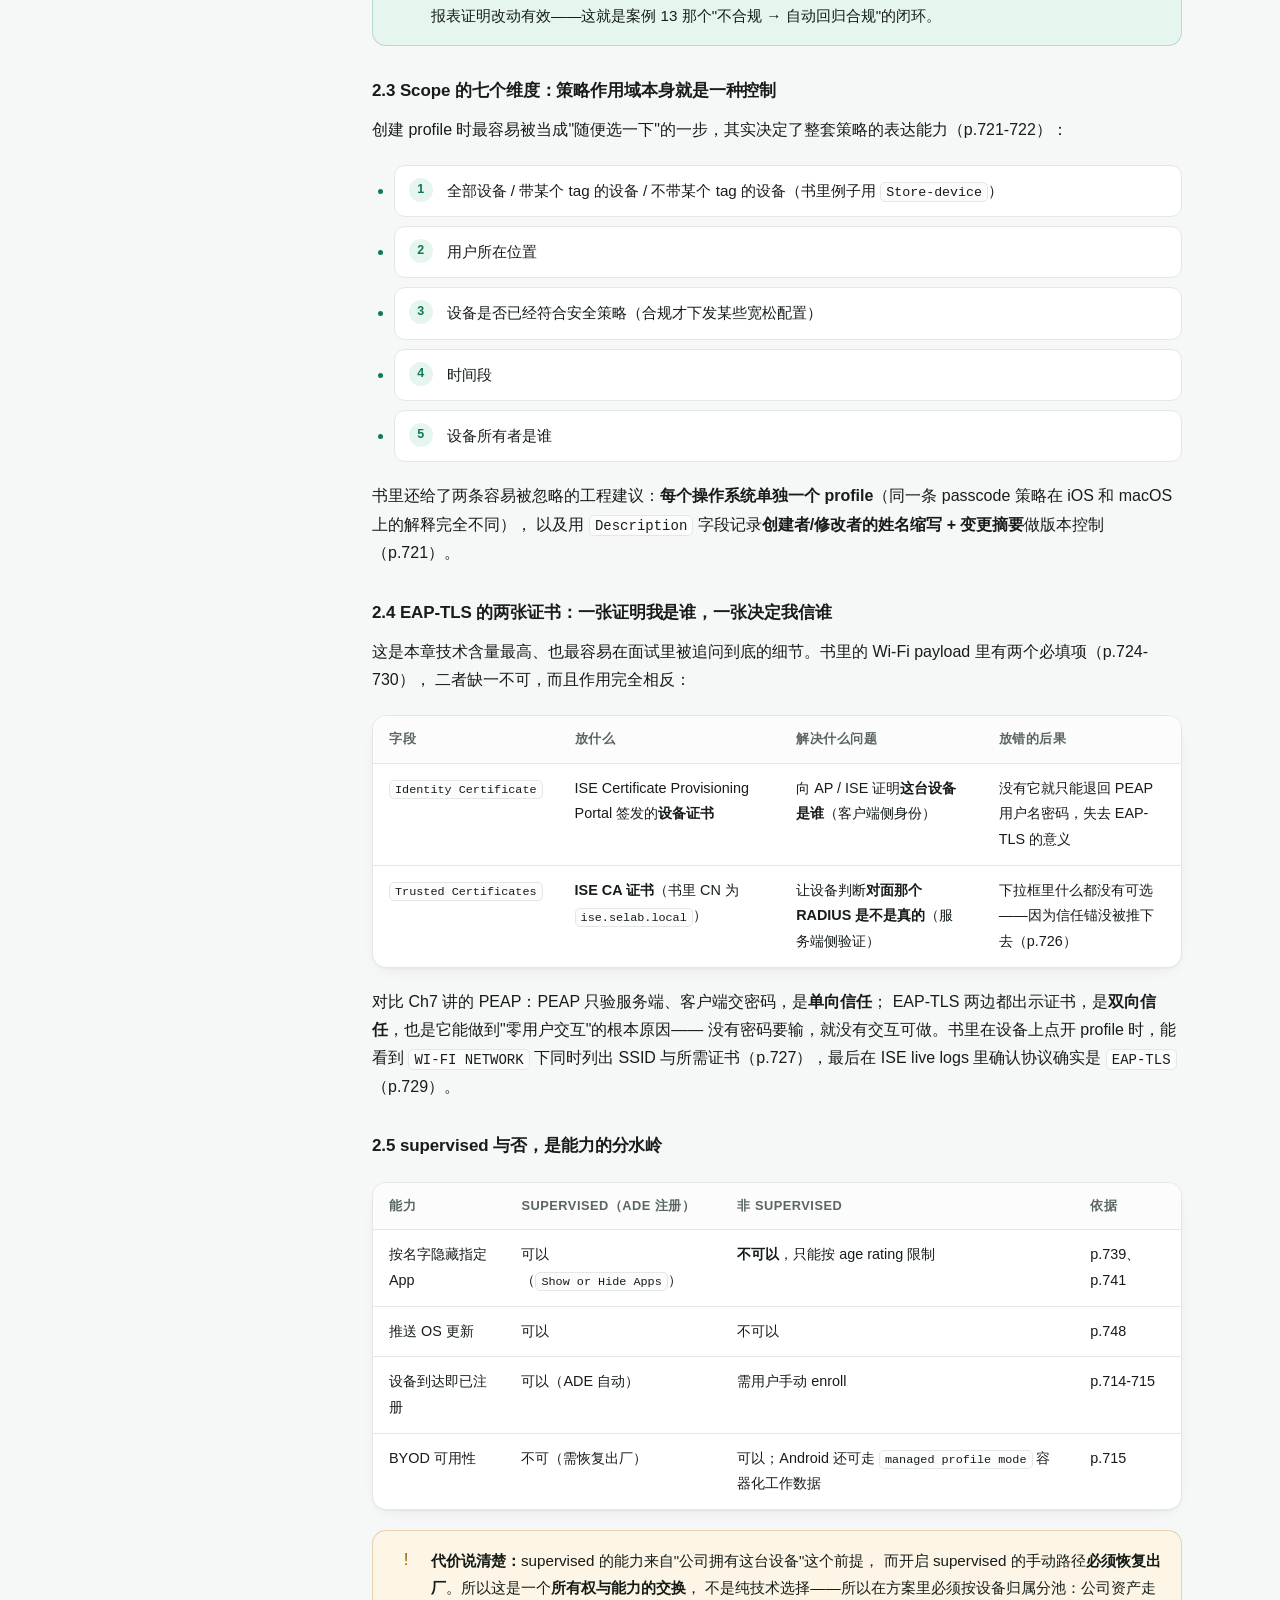
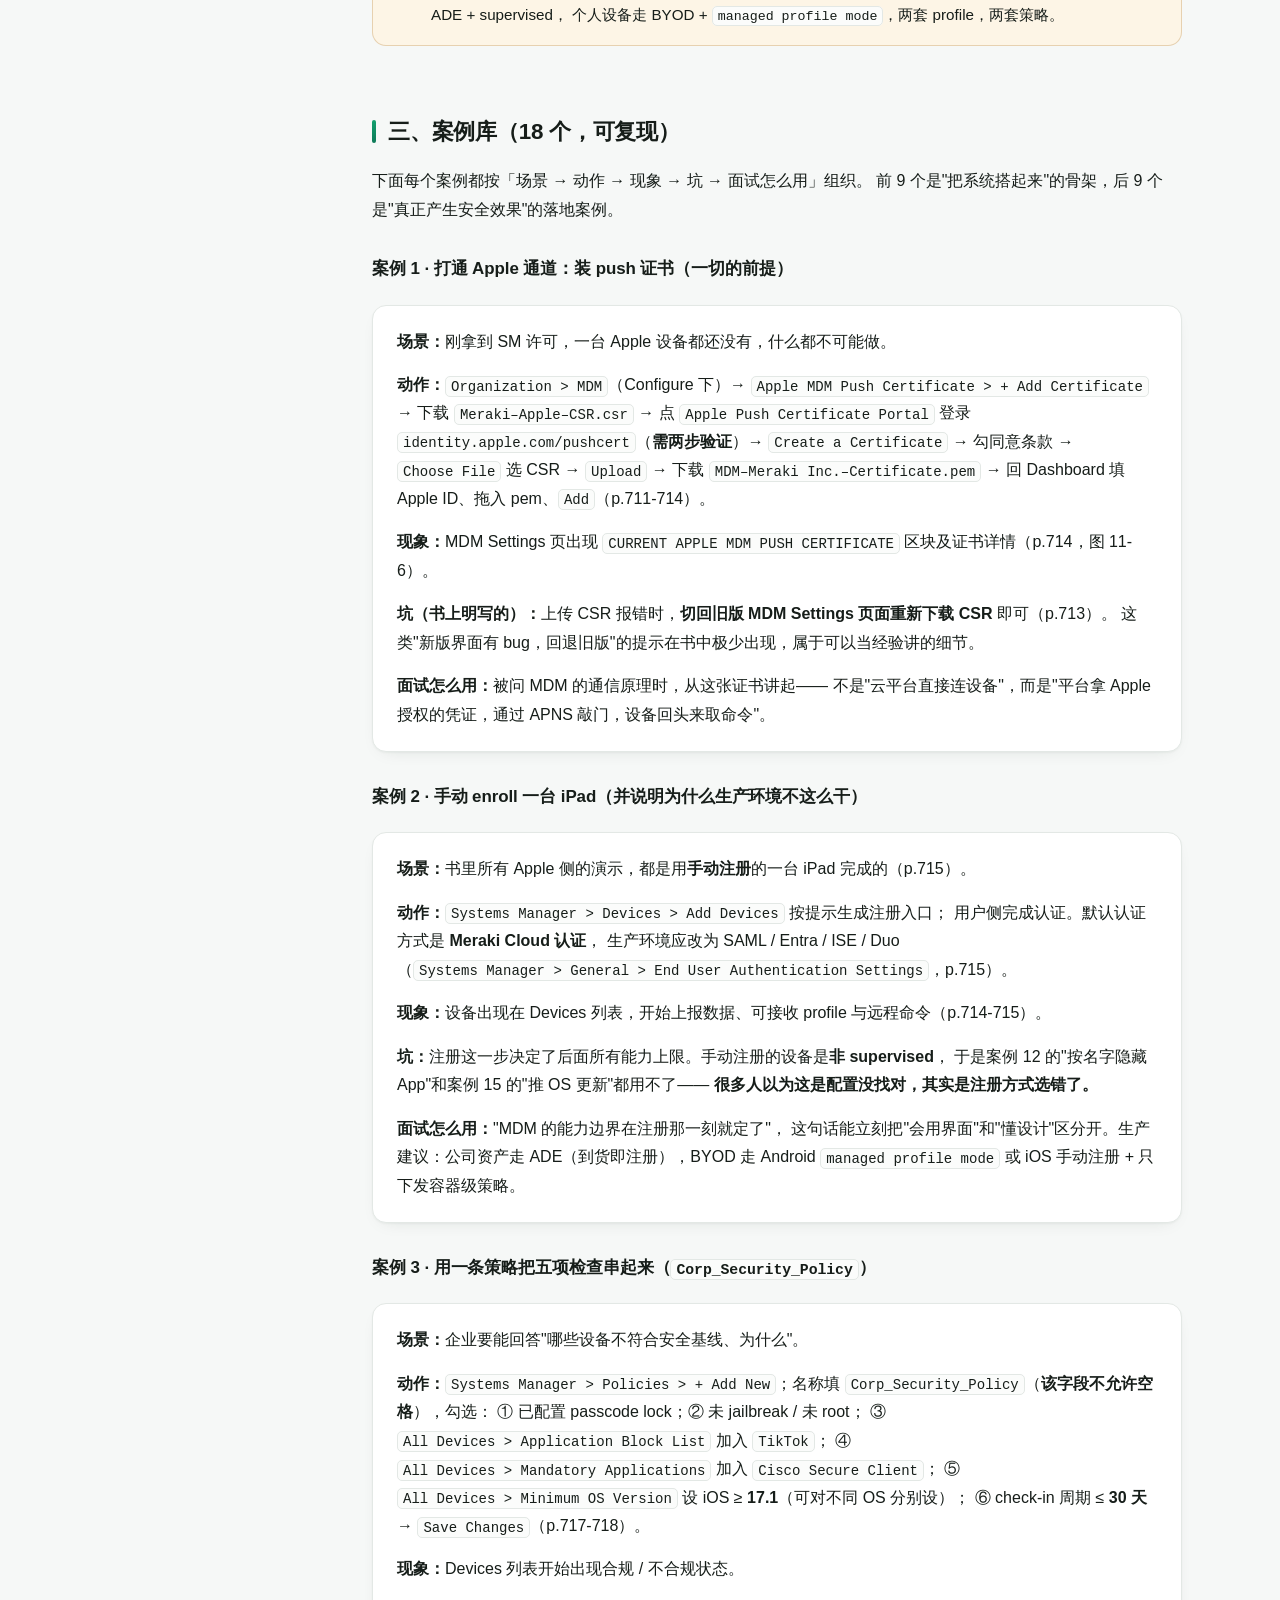
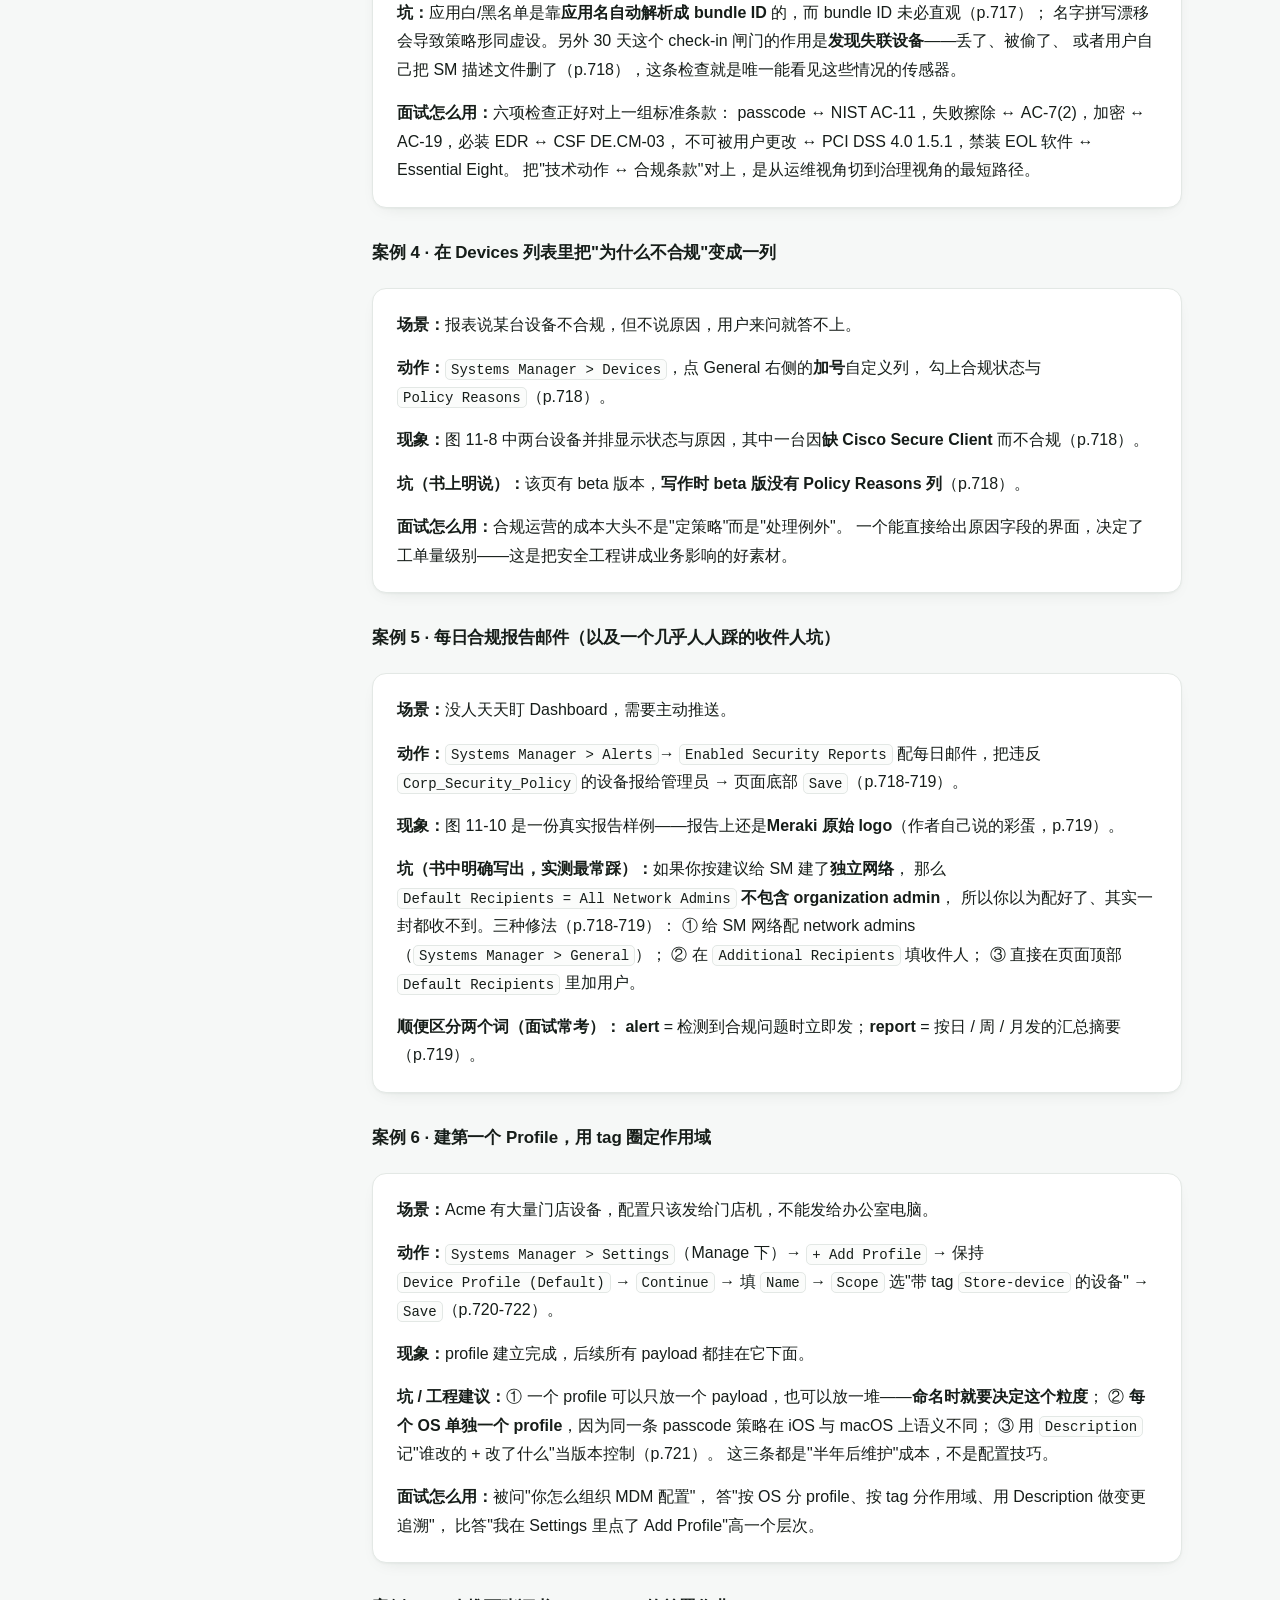
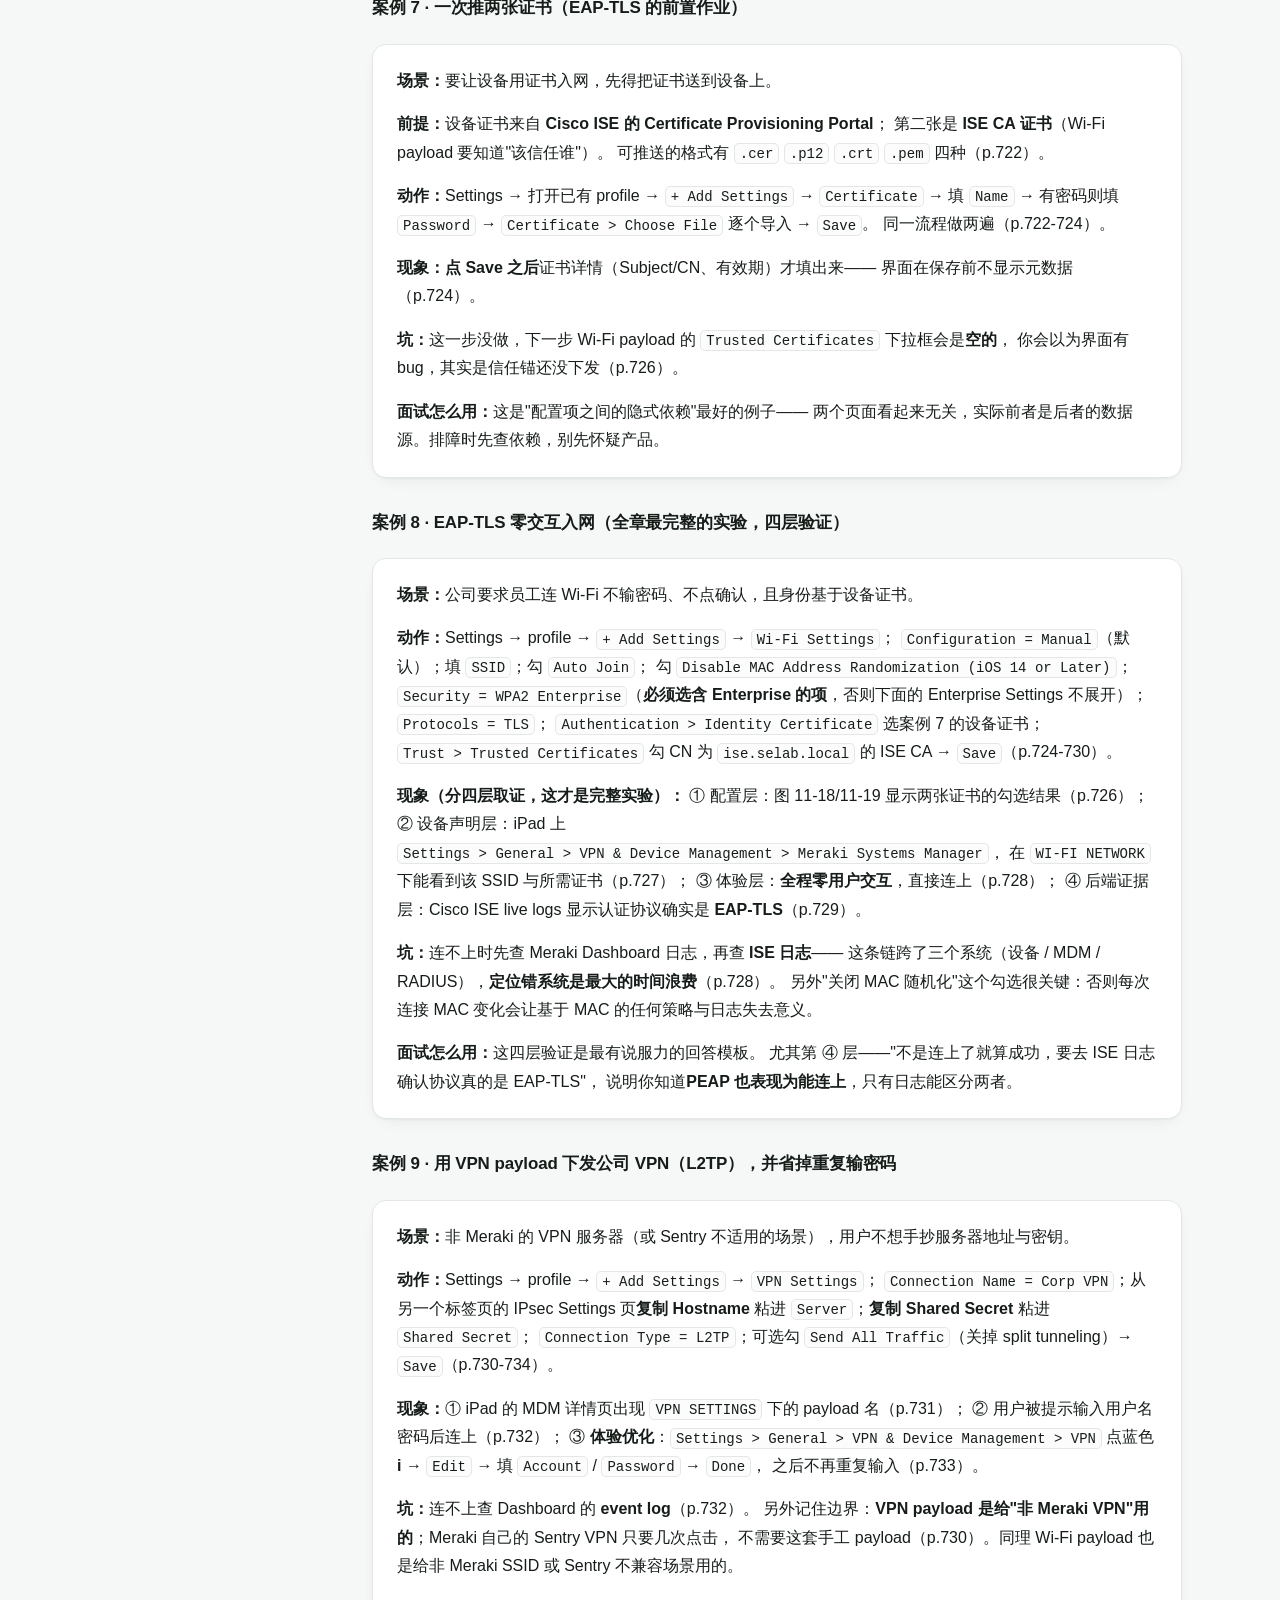
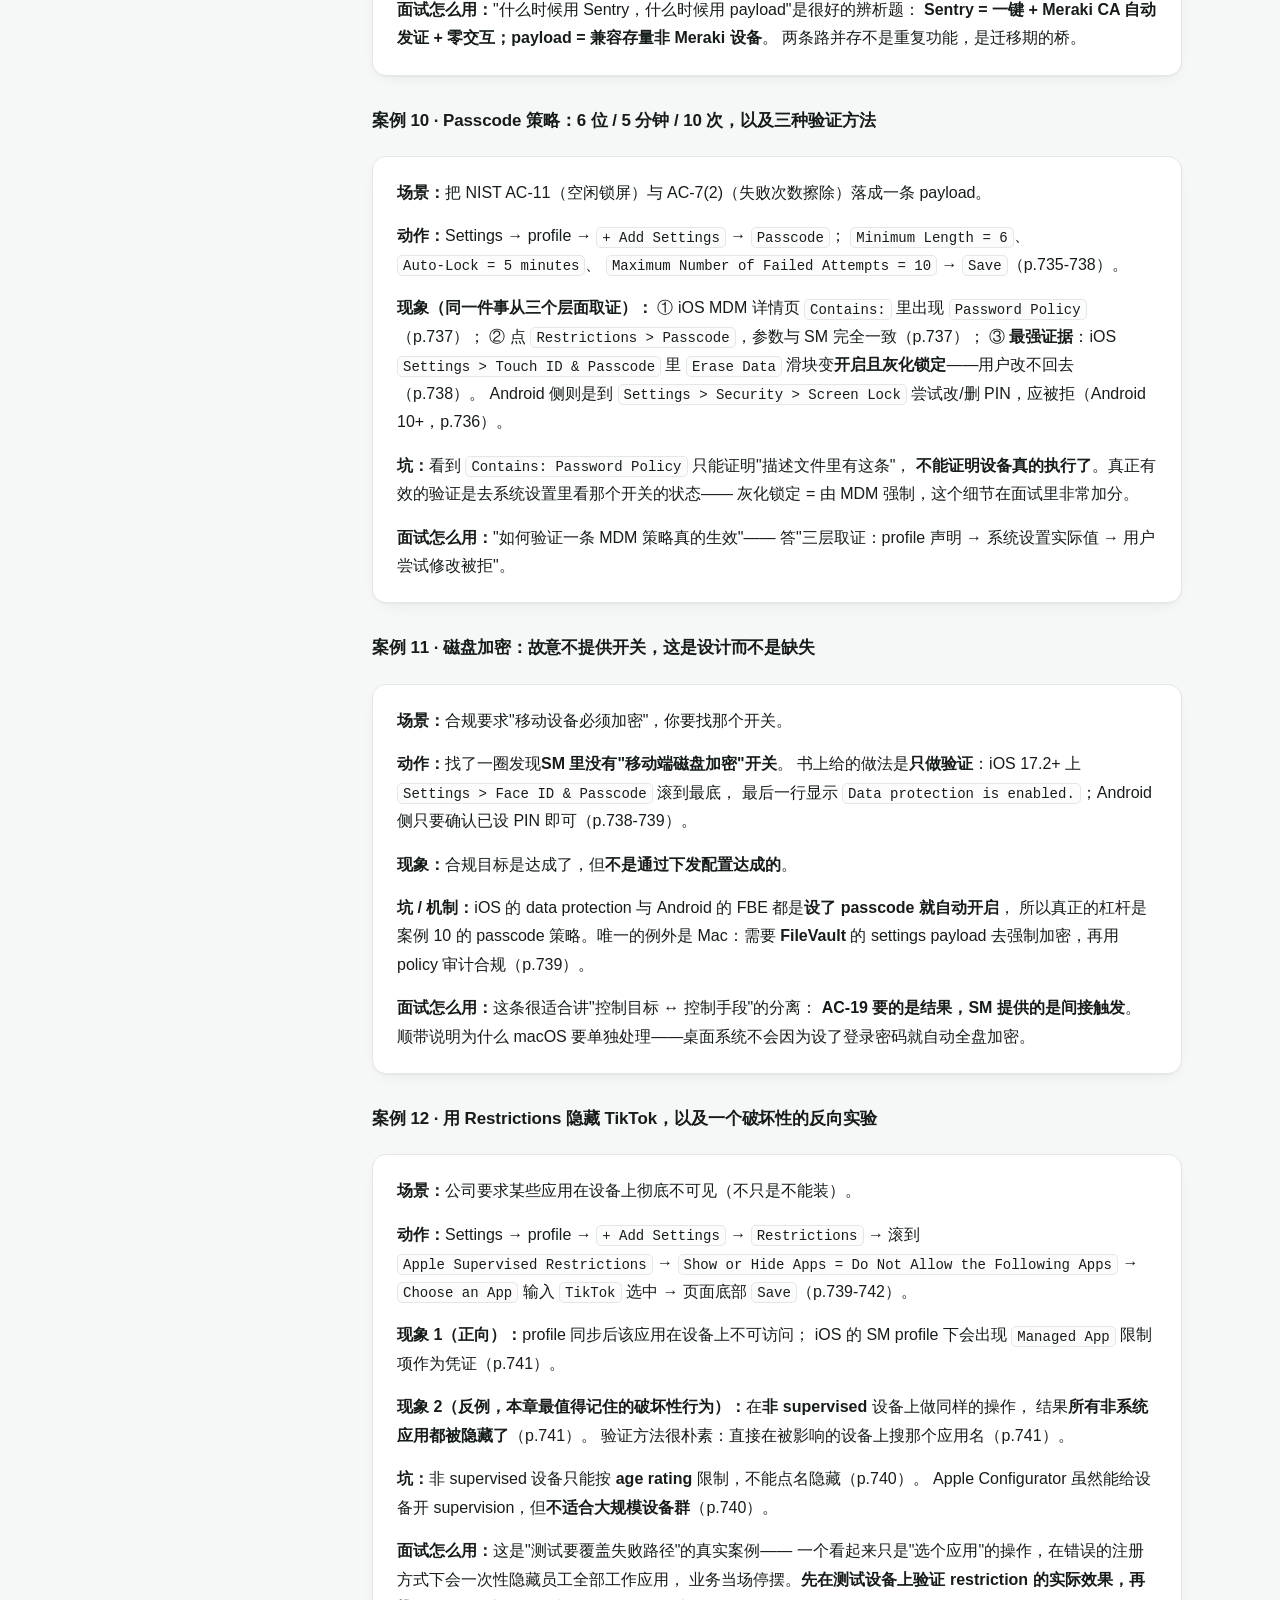
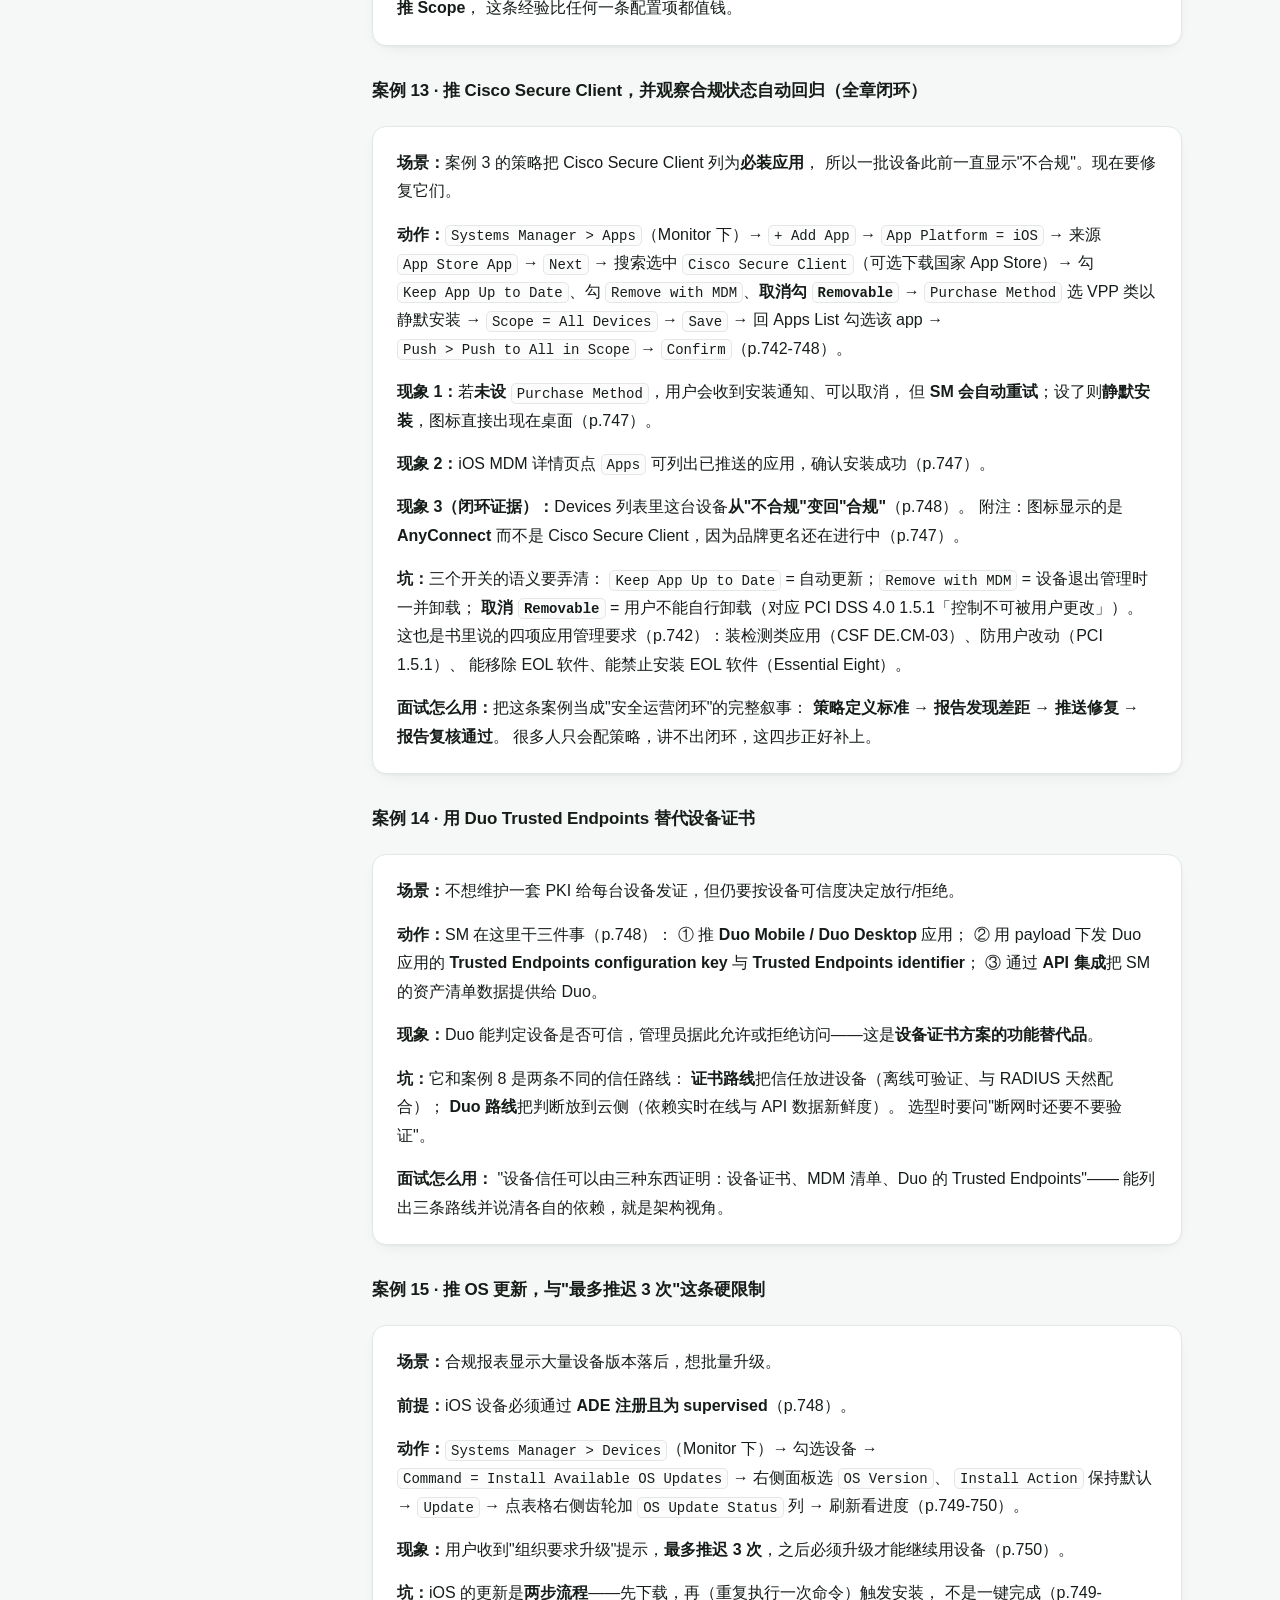
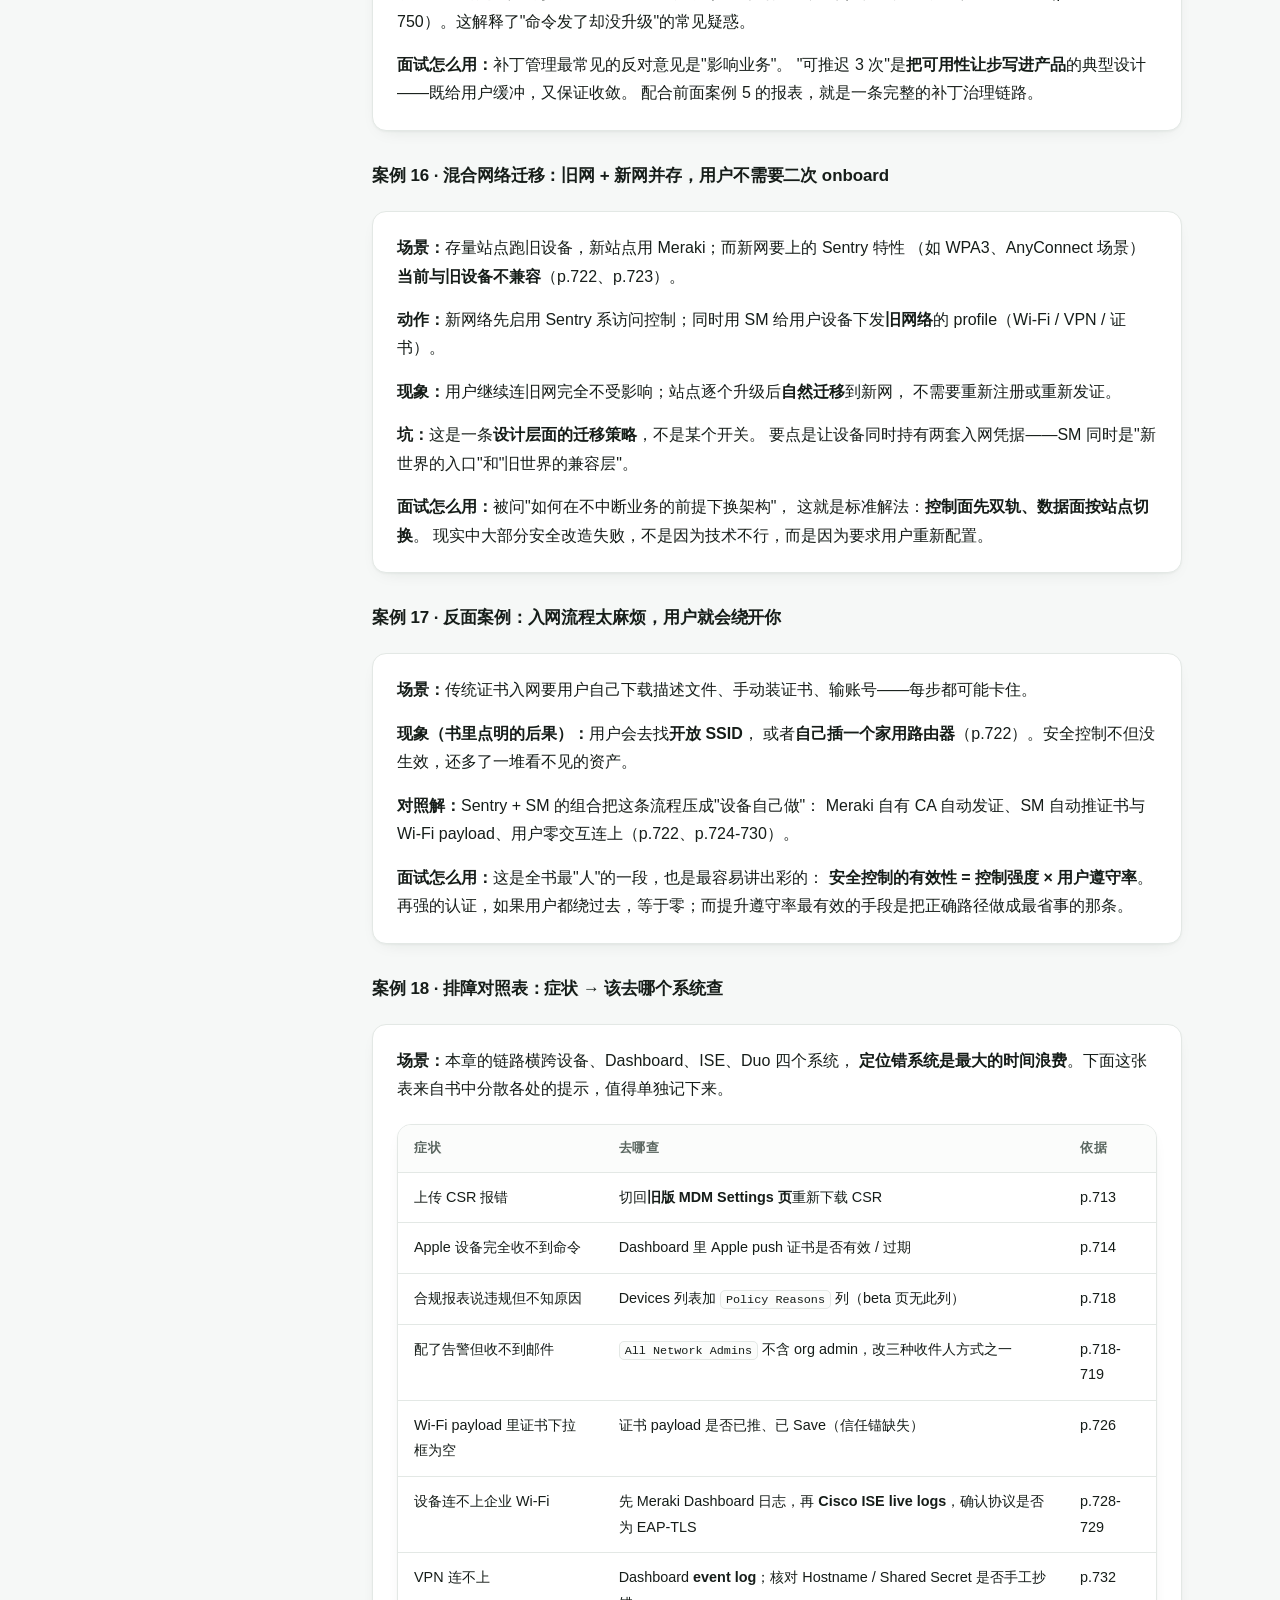
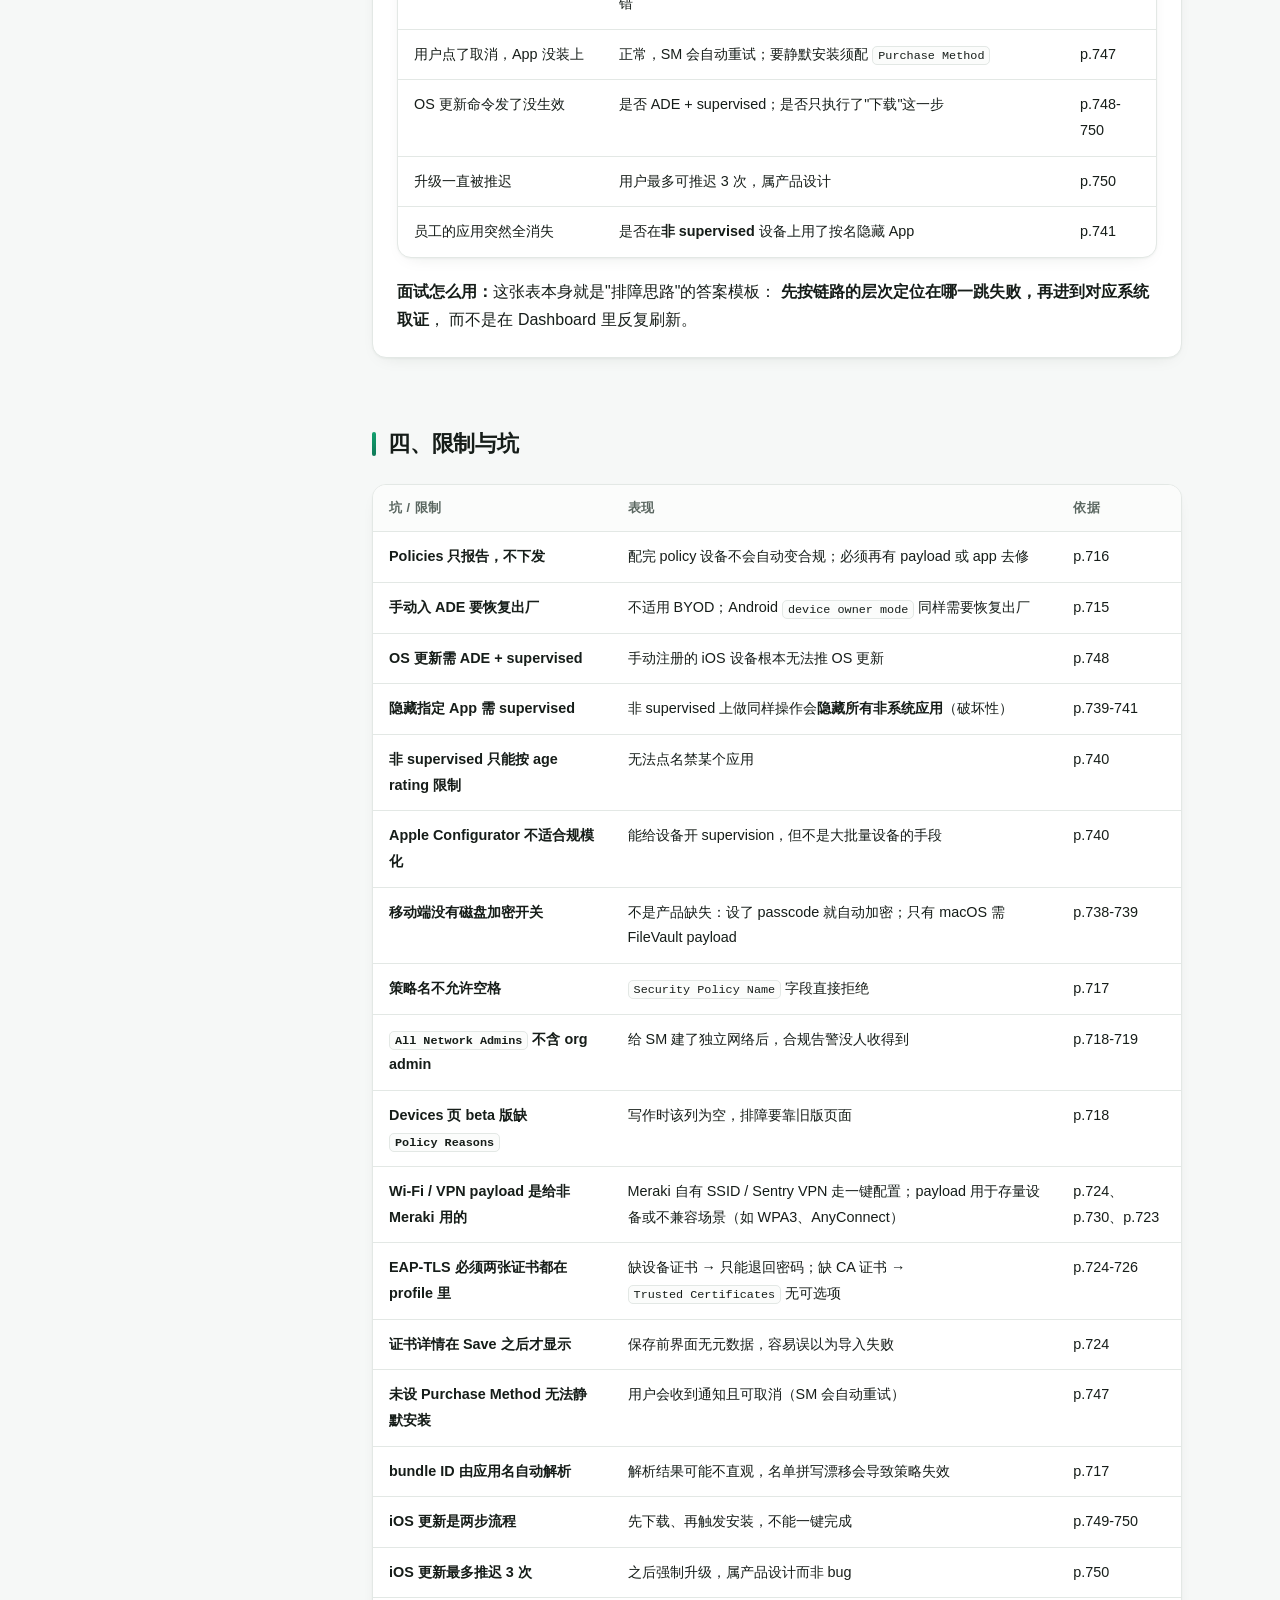
<file: notes/deep-ch11-endpoint.html>
<!DOCTYPE html>
<html lang="zh-CN">
<head>
<meta charset="UTF-8">
<meta name="viewport" content="width=device-width, initial-scale=1">
<title>Ch11 终端安全与 Systems Manager：检查 → 下发 → 闭环 | Meraki 安全精读</title>
<meta name="description" content="第 11 章深度精读：Systems Manager 的四层模型（Enrollment / Policies / Profiles / Apps+Commands）、APNS 命令通道、EAP-TLS 两张证书的分工、supervised 能力差，以及 18 个可复现的配置与排障案例。">
<link rel="stylesheet" href="../assets/style.css">
</head>
<body>
<div id="progress"></div>

<header class="topbar">
  <button class="menu-btn" aria-label="打开目录">☰</button>
  <a class="brand" href="../index.html">
    <span class="dot"></span>
    Meraki 安全精读
    <small>Securing Enterprise Networks</small>
  </a>
  <span class="topbar-spacer"></span>
  <a class="topbar-link hide-sm" href="deep-ch10-traffic.html">上一章 Ch10</a>
  <a class="topbar-link" href="../index.html#chapters">章节</a>
</header>

<div class="layout">

  <nav class="sidebar">
    <div class="side-group-title">深度精读</div>
    <a href="../index.html"><span class="num">00</span>总览与路线</a>
    <a href="deep-ch07-identity.html"><span class="num">07</span>身份与认证</a>
    <a href="deep-ch08-lan.html"><span class="num">08</span>LAN 分段与准入</a>
    <a href="deep-ch09-wan.html"><span class="num">09</span>WAN 与 Auto VPN</a>
    <a href="deep-ch10-traffic.html"><span class="num">10</span>流量安全与 SASE</a>
    <a class="active" href="deep-ch11-endpoint.html"><span class="num">11</span>终端与 Systems Manager</a>
    <div class="side-group-title">细节与背景</div>
    <a href="tech-details.html"><span class="num">★</span>参数总库</a>
    <a href="ch02-frameworks.html"><span class="num">02</span>安全框架</a>
    <a href="ch05-admin-access-details.html"><span class="num">05</span>管理员访问</a>
    <a href="tech-ch06-ch07.html"><span class="num">6-7</span>细节清单</a>
    <a href="tech-ch08-ch09.html"><span class="num">8-9</span>细节清单</a>
    <a href="tech-ch10-ch12.html"><span class="num">10-12</span>细节清单</a>
  </nav>

  <main>
  <article class="content">

    <div class="chapter-head">
      <div class="eyebrow">第 11 章 · 深度精读</div>
      <h1>终端安全：检查 → 下发 → 闭环</h1>
      <p class="subtitle">
        前四章的控制点都在网络上：谁能进网、网内怎么分段、出网怎么检查。
        这一章把控制点挪到了<strong>设备自己身上</strong>——因为混合办公之后，员工大部分时间根本不在你的网里。
        Systems Manager 的价值不是"能配多少策略"，而是它把<strong>审计（发现不合规）</strong>与
        <strong>修复（下发证书 / 配置 / 软件）</strong>放在了同一个控制台里，还能跟 Sentry 准入打通。
      </p>
      <div class="meta-row">
        <span class="chip strong">技术密度：高</span>
        <span class="chip">篇幅：41 页（p.710-750）</span>
        <span class="chip">面试高频：策略 vs 配置 / EAP-TLS 发证 / supervised 边界</span>
      </div>
    </div>

    <div class="callout info">
      <span class="ico">i</span>
      <div>
        <p><strong>标注约定：</strong><code>（p.xx）</code> 为书中原文位置；<code>（推论）</code> 为机制推演。
        本章实操步骤极多，我把它们整理成 <strong>18 个案例</strong>，每个按「场景 → 动作 → 现象 → 坑 → 面试怎么用」写，
        关键字段保留界面上的英文原名，方便照着点。</p>
      </div>
    </div>

    <h2>一、设计理念：为什么终端要单独成章</h2>

    <h3>1.1 控制点的三次漂移</h3>
    <p>把这一章放回全书的位置看，会看到一条很清晰的线：</p>
    <div class="table-wrap">
      <table>
        <thead>
          <tr><th>章节</th><th>控制点在哪</th><th>它回答的问题</th><th>失效场景</th></tr>
        </thead>
        <tbody>
          <tr>
            <td>Ch7 身份</td>
            <td>人</td>
            <td>你是谁，凭什么证明</td>
            <td>设备本身带毒，人却是合法的</td>
          </tr>
          <tr>
            <td>Ch8 LAN</td>
            <td>交换机 / AP 端口</td>
            <td>这台设备能不能进这个网段</td>
            <td>设备在家、在咖啡厅，根本不碰你的端口</td>
          </tr>
          <tr>
            <td>Ch9 WAN</td>
            <td>隧道与出口</td>
            <td>站点之间怎么连、远端怎么接</td>
            <td>SaaS 流量直接出公网，不经过你的出口</td>
          </tr>
          <tr>
            <td>Ch10 流量</td>
            <td>路径上的检查链</td>
            <td>穿过的流量能不能放行</td>
            <td>端点自己已经被攻陷，流量看起来完全合法</td>
          </tr>
          <tr>
            <td><strong>Ch11 终端</strong></td>
            <td><strong>设备本身</strong></td>
            <td><strong>这台设备的姿态是否可信</strong></td>
            <td>—（这是最后一层，也是唯一跟人一起移动的一层）</td>
          </tr>
        </tbody>
      </table>
    </div>
    <p>所以本章开头那句「混合办公时代端点安全可能从未如此重要」不是套话：
    前四章的所有控制都有一个共同前提——<strong>流量要经过你</strong>。而终端安全是唯一不依赖这个前提的一层。</p>

    <h3>1.2 SM 与 Duo 的分工：管与报 vs 拦与警</h3>
    <p>书里用一整段讲这件事（p.710-711），因为这是最容易讲错的面试点：</p>
    <div class="vs">
      <div class="vs-main">
        <div class="vs-title">Meraki Systems Manager</div>
        <p>云托管 MDM。管 Android / ChromeOS / iOS / tvOS / macOS / Windows。
        能做的是<strong>报告</strong>（最低 OS 版本、有无强装/禁装应用、是否越狱、有无 passcode、是否按周期 check-in）
        与<strong>推送</strong>（配置 payload、证书、应用、OS 更新）。
        本质是<strong>异步的管理面</strong>：它改变设备的未来状态，不是拦住当下的连接。</p>
      </div>
      <div class="vs-main">
        <div class="vs-title">Cisco Duo</div>
        <p>同步的准入面。连接发生时判断设备是否可信，可以<strong>提示用户升级</strong>，
        最终<strong>直接阻断网络访问</strong>直到设备达标。
        它不负责把设备修好，只负责"不达标就不让进"。</p>
      </div>
    </div>
    <p>两者覆盖的是同一批属性（补丁版本、屏幕锁、磁盘加密、passcode），
    所以书里把它定义为 defense-in-depth：<strong>同一份策略，一个负责报告和管理，一个负责强制执行</strong>（p.711）。</p>

    <div class="callout tip">
      <span class="ico">◆</span>
      <div>
        <p><strong>一句话记住分工：</strong>SM 管与报，Duo 拦与警。
        面试如果被问「有了 Duo 还需要 MDM 吗」，正确的回答是：Duo 只能让设备<em>进不来</em>，
        但进不来的员工还是没法工作；MDM 才能把设备<em>修到达标</em>。反过来只有 MDM 也不行，
        因为报告依赖用户自觉，强制力必须由准入侧提供。</p>
      </div>
    </div>

    <h3>1.3 最被低估的设计：Sentry 与 SM 打通</h3>
    <p>书里说选择 SM 而不是竞品的<strong>关键理由</strong>是它带来的 Sentry 系策略（p.710），落点很具体：
    Ch8 的 Sentry Wi-Fi / LAN、Ch9 的 Sentry VPN 只要几次点击就能上线，
    而其中「用证书做 EAP-TLS 入网」这件事，传统做法需要一套 PKI + 人工分发证书 + 用户手动装描述文件，
    现在变成 <strong>Meraki 自有 CA 自动签发 + SM 自动推送 + 用户零交互连上</strong>（p.722、p.724-730）。</p>
    <div class="callout warn">
      <span class="ico">!</span>
      <div>
        <p><strong>反过来看这条设计的真正目的：不是省事，是消灭影子 IT。</strong>
        书里明确写过：如果入网流程太麻烦，用户就会去找开放 SSID、自己插一个家用路由器（p.722）。
        所以"零交互入网"是一项<strong>安全控制</strong>：流程越顺，用户绕过它的动机越小。
        面试里把这一点讲出来，比背配置项得分高得多。</p>
      </div>
    </div>

    <h2>二、机制拆解</h2>

    <h3>2.1 控制平面：APNS 静默通知 + 拉取，而不是长连接</h3>
    <p>这是理解 SM 一切"延迟"现象的根：</p>
    <div class="card">
      <p><strong>书上写的链路（p.711）：</strong>Apple 的 Push Notification Service 先给设备发一条<strong>静默通知</strong>
      → 设备被唤醒后向 Meraki Dashboard <strong>check-in</strong> → 取回待执行的命令。</p>
      <p style="margin-bottom:0"><strong>推论出来的三个性质：</strong>
      ① SM 不能主动连设备，只能"敲门"，所以命令是<strong>最终一致</strong>而非实时；
      ② 设备离线时命令排队，上线后补执行——所以你会看到"昨天点的 Push 今天才生效"；
      ③ 整条链路依赖 Dashboard 里那张 Apple push 证书，<strong>证书过期 = 所有 Apple 设备失联</strong>，
      这是运维里最经典的定时炸弹。</p>
    </div>
    <p>证书本身的信任模型是：Meraki 生成 CSR → 你拿 Apple ID 去 <code>identity.apple.com/pushcert</code> 换取签名后的
    <code>.pem</code> → 传回 Dashboard（p.712-714）。注意 <strong>Apple ID 必须开两步验证</strong>（p.712），
    而且下载回来的文件名里带 <code>MDM–Meraki Inc.–Certificate.pem</code>，
    面试里被问"为什么 MDM 需要一张证书"，标准答案是：<strong>它是 Apple 允许某个 MDM 服务器向这台设备下命令的授权凭证</strong>。</p>

    <h3>2.2 四层模型：只读的审计层 + 可写的执行层</h3>
    <p>本章所有配置项都能塞进下面四层。这张表建议直接背下来，因为它解释了"为什么配了策略设备还是不合规"。</p>
    <div class="table-wrap">
      <table>
        <thead>
          <tr><th>层</th><th>Dashboard 位置</th><th>读写属性</th><th>能做什么</th><th>不能做什么</th></tr>
        </thead>
        <tbody>
          <tr>
            <td><strong>Enrollment</strong> 准入</td>
            <td>Systems Manager &gt; Devices &gt; Add Devices</td>
            <td>写（一次性）</td>
            <td>把设备纳入管理；决定能力上限（ADE / device owner / managed profile）</td>
            <td>手动入 ADE 需恢复出厂，不适用 BYOD（p.715）</td>
          </tr>
          <tr>
            <td><strong>Policies</strong> 合规审计</td>
            <td>Systems Manager &gt; Policies</td>
            <td><strong>只读</strong></td>
            <td>检查 OS 版本、必装/禁装应用、越狱、passcode、check-in 周期；出合规报告与告警</td>
            <td><strong>不下发任何设置或软件</strong>（p.716）</td>
          </tr>
          <tr>
            <td><strong>Profiles + Payloads</strong> 配置下发</td>
            <td>Systems Manager &gt; Settings &gt; + Add Profile</td>
            <td>写</td>
            <td>推证书、Wi-Fi、VPN、passcode、restrictions、FileVault 等设置</td>
            <td>只对 Scope 命中的设备生效</td>
          </tr>
          <tr>
            <td><strong>Apps + Commands</strong> 软件与命令</td>
            <td>Systems Manager &gt; Apps / Devices</td>
            <td>写</td>
            <td>推送应用（可静默）、推 OS 更新、下发远程命令</td>
            <td>OS 更新需 ADE + supervised（p.748）</td>
          </tr>
        </tbody>
      </table>
    </div>
    <div class="callout tip">
      <span class="ico">◆</span>
      <div>
        <p><strong>这条"只读/可写"的分界是本章的主线。</strong>书里还给了操作顺序建议：<strong>先配 policy，再配 profile</strong>（p.716）。
        原因是 policy 定义了"达标长什么样"，profile 才是把它做出来的手段；
        先有度量标准再改配置，才能用同一张合规报表证明改动有效——这就是案例 13 那个"不合规 → 自动回归合规"的闭环。</p>
      </div>
    </div>

    <h3>2.3 Scope 的七个维度：策略作用域本身就是一种控制</h3>
    <p>创建 profile 时最容易被当成"随便选一下"的一步，其实决定了整套策略的表达能力（p.721-722）：</p>
    <div class="keypoints">
      <ul>
        <li>全部设备 / 带某个 tag 的设备 / 不带某个 tag 的设备（书里例子用 <code>Store-device</code>）</li>
        <li>用户所在位置</li>
        <li>设备是否已经符合安全策略（合规才下发某些宽松配置）</li>
        <li>时间段</li>
        <li>设备所有者是谁</li>
      </ul>
    </div>
    <p>书里还给了两条容易被忽略的工程建议：<strong>每个操作系统单独一个 profile</strong>（同一条 passcode 策略在 iOS 和 macOS 上的解释完全不同），
    以及用 <code>Description</code> 字段记录<strong>创建者/修改者的姓名缩写 + 变更摘要</strong>做版本控制（p.721）。</p>

    <h3>2.4 EAP-TLS 的两张证书：一张证明我是谁，一张决定我信谁</h3>
    <p>这是本章技术含量最高、也最容易在面试里被追问到底的细节。书里的 Wi-Fi payload 里有两个必填项（p.724-730），
    二者缺一不可，而且作用完全相反：</p>
    <div class="table-wrap">
      <table>
        <thead>
          <tr><th>字段</th><th>放什么</th><th>解决什么问题</th><th>放错的后果</th></tr>
        </thead>
        <tbody>
          <tr>
            <td><code>Identity Certificate</code></td>
            <td>ISE Certificate Provisioning Portal 签发的<strong>设备证书</strong></td>
            <td>向 AP / ISE 证明<strong>这台设备是谁</strong>（客户端侧身份）</td>
            <td>没有它就只能退回 PEAP 用户名密码，失去 EAP-TLS 的意义</td>
          </tr>
          <tr>
            <td><code>Trusted Certificates</code></td>
            <td><strong>ISE CA 证书</strong>（书里 CN 为 <code>ise.selab.local</code>）</td>
            <td>让设备判断<strong>对面那个 RADIUS 是不是真的</strong>（服务端侧验证）</td>
            <td>下拉框里什么都没有可选——因为信任锚没被推下去（p.726）</td>
          </tr>
        </tbody>
      </table>
    </div>
    <p>对比 Ch7 讲的 PEAP：PEAP 只验服务端、客户端交密码，是<strong>单向信任</strong>；
    EAP-TLS 两边都出示证书，是<strong>双向信任</strong>，也是它能做到"零用户交互"的根本原因——
    没有密码要输，就没有交互可做。书里在设备上点开 profile 时，能看到
    <code>WI-FI NETWORK</code> 下同时列出 SSID 与所需证书（p.727），最后在 ISE live logs 里确认协议确实是 <code>EAP-TLS</code>（p.729）。</p>

    <h3>2.5 supervised 与否，是能力的分水岭</h3>
    <div class="table-wrap">
      <table>
        <thead>
          <tr><th>能力</th><th>supervised（ADE 注册）</th><th>非 supervised</th><th>依据</th></tr>
        </thead>
        <tbody>
          <tr>
            <td>按名字隐藏指定 App</td>
            <td>可以（<code>Show or Hide Apps</code>）</td>
            <td><strong>不可以</strong>，只能按 age rating 限制</td>
            <td>p.739、p.741</td>
          </tr>
          <tr>
            <td>推送 OS 更新</td>
            <td>可以</td>
            <td>不可以</td>
            <td>p.748</td>
          </tr>
          <tr>
            <td>设备到达即已注册</td>
            <td>可以（ADE 自动）</td>
            <td>需用户手动 enroll</td>
            <td>p.714-715</td>
          </tr>
          <tr>
            <td>BYOD 可用性</td>
            <td>不可（需恢复出厂）</td>
            <td>可以；Android 还可走 <code>managed profile mode</code> 容器化工作数据</td>
            <td>p.715</td>
          </tr>
        </tbody>
      </table>
    </div>
    <div class="callout warn">
      <span class="ico">!</span>
      <div>
        <p><strong>代价说清楚：</strong>supervised 的能力来自"公司拥有这台设备"这个前提，
        而开启 supervised 的手动路径<strong>必须恢复出厂</strong>。所以这是一个<strong>所有权与能力的交换</strong>，
        不是纯技术选择——所以在方案里必须按设备归属分池：公司资产走 ADE + supervised，
        个人设备走 BYOD + <code>managed profile mode</code>，两套 profile，两套策略。</p>
      </div>
    </div>

    <h2>三、案例库（18 个，可复现）</h2>
    <p>下面每个案例都按「场景 → 动作 → 现象 → 坑 → 面试怎么用」组织。
    前 9 个是"把系统搭起来"的骨架，后 9 个是"真正产生安全效果"的落地案例。</p>

    <h3>案例 1 · 打通 Apple 通道：装 push 证书（一切的前提）</h3>
    <div class="card">
      <p><strong>场景：</strong>刚拿到 SM 许可，一台 Apple 设备都还没有，什么都不可能做。</p>
      <p><strong>动作：</strong><code>Organization &gt; MDM</code>（Configure 下）→
      <code>Apple MDM Push Certificate &gt; + Add Certificate</code> →
      下载 <code>Meraki–Apple–CSR.csr</code> → 点 <code>Apple Push Certificate Portal</code> 登录
      <code>identity.apple.com/pushcert</code>（<strong>需两步验证</strong>）→
      <code>Create a Certificate</code> → 勾同意条款 → <code>Choose File</code> 选 CSR → <code>Upload</code> →
      下载 <code>MDM–Meraki Inc.–Certificate.pem</code> → 回 Dashboard 填 Apple ID、拖入 pem、<code>Add</code>（p.711-714）。</p>
      <p><strong>现象：</strong>MDM Settings 页出现 <code>CURRENT APPLE MDM PUSH CERTIFICATE</code> 区块及证书详情（p.714，图 11-6）。</p>
      <p><strong>坑（书上明写的）：</strong>上传 CSR 报错时，<strong>切回旧版 MDM Settings 页面重新下载 CSR</strong> 即可（p.713）。
      这类"新版界面有 bug，回退旧版"的提示在书中极少出现，属于可以当经验讲的细节。</p>
      <p style="margin-bottom:0"><strong>面试怎么用：</strong>被问 MDM 的通信原理时，从这张证书讲起——
      不是"云平台直接连设备"，而是"平台拿 Apple 授权的凭证，通过 APNS 敲门，设备回头来取命令"。</p>
    </div>

    <h3>案例 2 · 手动 enroll 一台 iPad（并说明为什么生产环境不这么干）</h3>
    <div class="card">
      <p><strong>场景：</strong>书里所有 Apple 侧的演示，都是用<strong>手动注册</strong>的一台 iPad 完成的（p.715）。</p>
      <p><strong>动作：</strong><code>Systems Manager &gt; Devices &gt; Add Devices</code> 按提示生成注册入口；
      用户侧完成认证。默认认证方式是 <strong>Meraki Cloud 认证</strong>，
      生产环境应改为 SAML / Entra / ISE / Duo（<code>Systems Manager &gt; General &gt; End User Authentication Settings</code>，p.715）。</p>
      <p><strong>现象：</strong>设备出现在 Devices 列表，开始上报数据、可接收 profile 与远程命令（p.714-715）。</p>
      <p><strong>坑：</strong>注册这一步决定了后面所有能力上限。手动注册的设备是<strong>非 supervised</strong>，
      于是案例 12 的"按名字隐藏 App"和案例 15 的"推 OS 更新"都用不了——
      <strong>很多人以为这是配置没找对，其实是注册方式选错了。</strong></p>
      <p style="margin-bottom:0"><strong>面试怎么用：</strong>"MDM 的能力边界在注册那一刻就定了"，
      这句话能立刻把"会用界面"和"懂设计"区分开。生产建议：公司资产走 ADE（到货即注册），BYOD 走 Android
      <code>managed profile mode</code> 或 iOS 手动注册 + 只下发容器级策略。</p>
    </div>

    <h3>案例 3 · 用一条策略把五项检查串起来（<code>Corp_Security_Policy</code>）</h3>
    <div class="card">
      <p><strong>场景：</strong>企业要能回答"哪些设备不符合安全基线、为什么"。</p>
      <p><strong>动作：</strong><code>Systems Manager &gt; Policies &gt; + Add New</code>；名称填
      <code>Corp_Security_Policy</code>（<strong>该字段不允许空格</strong>），勾选：
      ① 已配置 passcode lock；② 未 jailbreak / 未 root；
      ③ <code>All Devices &gt; Application Block List</code> 加入 <code>TikTok</code>；
      ④ <code>All Devices &gt; Mandatory Applications</code> 加入 <code>Cisco Secure Client</code>；
      ⑤ <code>All Devices &gt; Minimum OS Version</code> 设 iOS ≥ <strong>17.1</strong>（可对不同 OS 分别设）；
      ⑥ check-in 周期 ≤ <strong>30 天</strong> → <code>Save Changes</code>（p.717-718）。</p>
      <p><strong>现象：</strong>Devices 列表开始出现合规 / 不合规状态。</p>
      <p><strong>坑：</strong>应用白/黑名单是靠<strong>应用名自动解析成 bundle ID</strong> 的，而 bundle ID 未必直观（p.717）；
      名字拼写漂移会导致策略形同虚设。另外 30 天这个 check-in 闸门的作用是<strong>发现失联设备</strong>——丢了、被偷了、
      或者用户自己把 SM 描述文件删了（p.718），这条检查就是唯一能看见这些情况的传感器。</p>
      <p style="margin-bottom:0"><strong>面试怎么用：</strong>六项检查正好对上一组标准条款：
      passcode ↔ NIST AC-11，失败擦除 ↔ AC-7(2)，加密 ↔ AC-19，必装 EDR ↔ CSF DE.CM-03，
      不可被用户更改 ↔ PCI DSS 4.0 1.5.1，禁装 EOL 软件 ↔ Essential Eight。
      把"技术动作 ↔ 合规条款"对上，是从运维视角切到治理视角的最短路径。</p>
    </div>

    <h3>案例 4 · 在 Devices 列表里把"为什么不合规"变成一列</h3>
    <div class="card">
      <p><strong>场景：</strong>报表说某台设备不合规，但不说原因，用户来问就答不上。</p>
      <p><strong>动作：</strong><code>Systems Manager &gt; Devices</code>，点 General 右侧的<strong>加号</strong>自定义列，
      勾上合规状态与 <code>Policy Reasons</code>（p.718）。</p>
      <p><strong>现象：</strong>图 11-8 中两台设备并排显示状态与原因，其中一台因<strong>缺 Cisco Secure Client</strong> 而不合规（p.718）。</p>
      <p><strong>坑（书上明说）：</strong>该页有 beta 版本，<strong>写作时 beta 版没有 Policy Reasons 列</strong>（p.718）。</p>
      <p style="margin-bottom:0"><strong>面试怎么用：</strong>合规运营的成本大头不是"定策略"而是"处理例外"。
      一个能直接给出原因字段的界面，决定了工单量级别——这是把安全工程讲成业务影响的好素材。</p>
    </div>

    <h3>案例 5 · 每日合规报告邮件（以及一个几乎人人踩的收件人坑）</h3>
    <div class="card">
      <p><strong>场景：</strong>没人天天盯 Dashboard，需要主动推送。</p>
      <p><strong>动作：</strong><code>Systems Manager &gt; Alerts</code>→ <code>Enabled Security Reports</code>
      配每日邮件，把违反 <code>Corp_Security_Policy</code> 的设备报给管理员 → 页面底部 <code>Save</code>（p.718-719）。</p>
      <p><strong>现象：</strong>图 11-10 是一份真实报告样例——报告上还是<strong>Meraki 原始 logo</strong>（作者自己说的彩蛋，p.719）。</p>
      <p><strong>坑（书中明确写出，实测最常踩）：</strong>如果你按建议给 SM 建了<strong>独立网络</strong>，
      那么 <code>Default Recipients = All Network Admins</code> <strong>不包含 organization admin</strong>，
      所以你以为配好了、其实一封都收不到。三种修法（p.718-719）：
      ① 给 SM 网络配 network admins（<code>Systems Manager &gt; General</code>）；
      ② 在 <code>Additional Recipients</code> 填收件人；
      ③ 直接在页面顶部 <code>Default Recipients</code> 里加用户。</p>
      <p style="margin-bottom:0"><strong>顺便区分两个词（面试常考）：</strong>
      <strong>alert</strong> = 检测到合规问题时立即发；<strong>report</strong> = 按日 / 周 / 月发的汇总摘要（p.719）。</p>
    </div>

    <h3>案例 6 · 建第一个 Profile，用 tag 圈定作用域</h3>
    <div class="card">
      <p><strong>场景：</strong>Acme 有大量门店设备，配置只该发给门店机，不能发给办公室电脑。</p>
      <p><strong>动作：</strong><code>Systems Manager &gt; Settings</code>（Manage 下）→ <code>+ Add Profile</code> →
      保持 <code>Device Profile (Default)</code> → <code>Continue</code> → 填 <code>Name</code> →
      <code>Scope</code> 选"带 tag <code>Store-device</code> 的设备" → <code>Save</code>（p.720-722）。</p>
      <p><strong>现象：</strong>profile 建立完成，后续所有 payload 都挂在它下面。</p>
      <p><strong>坑 / 工程建议：</strong>① 一个 profile 可以只放一个 payload，也可以放一堆——<strong>命名时就要决定这个粒度</strong>；
      ② <strong>每个 OS 单独一个 profile</strong>，因为同一条 passcode 策略在 iOS 与 macOS 上语义不同；
      ③ 用 <code>Description</code> 记"谁改的 + 改了什么"当版本控制（p.721）。
      这三条都是"半年后维护"成本，不是配置技巧。</p>
      <p style="margin-bottom:0"><strong>面试怎么用：</strong>被问"你怎么组织 MDM 配置"，
      答"按 OS 分 profile、按 tag 分作用域、用 Description 做变更追溯"，
      比答"我在 Settings 里点了 Add Profile"高一个层次。</p>
    </div>

    <h3>案例 7 · 一次推两张证书（EAP-TLS 的前置作业）</h3>
    <div class="card">
      <p><strong>场景：</strong>要让设备用证书入网，先得把证书送到设备上。</p>
      <p><strong>前提：</strong>设备证书来自 <strong>Cisco ISE 的 Certificate Provisioning Portal</strong>；
      第二张是 <strong>ISE CA 证书</strong>（Wi-Fi payload 要知道"该信任谁"）。
      可推送的格式有 <code>.cer</code> <code>.p12</code> <code>.crt</code> <code>.pem</code> 四种（p.722）。</p>
      <p><strong>动作：</strong>Settings → 打开已有 profile → <code>+ Add Settings</code> → <code>Certificate</code> →
      填 <code>Name</code> → 有密码则填 <code>Password</code> → <code>Certificate &gt; Choose File</code> 逐个导入 → <code>Save</code>。
      同一流程做两遍（p.722-724）。</p>
      <p><strong>现象：</strong><strong>点 Save 之后</strong>证书详情（Subject/CN、有效期）才填出来——
      界面在保存前不显示元数据（p.724）。</p>
      <p><strong>坑：</strong>这一步没做，下一步 Wi-Fi payload 的 <code>Trusted Certificates</code> 下拉框会是<strong>空的</strong>，
      你会以为界面有 bug，其实是信任锚还没下发（p.726）。</p>
      <p style="margin-bottom:0"><strong>面试怎么用：</strong>这是"配置项之间的隐式依赖"最好的例子——
      两个页面看起来无关，实际前者是后者的数据源。排障时先查依赖，别先怀疑产品。</p>
    </div>

    <h3>案例 8 · EAP-TLS 零交互入网（全章最完整的实验，四层验证）</h3>
    <div class="card">
      <p><strong>场景：</strong>公司要求员工连 Wi-Fi 不输密码、不点确认，且身份基于设备证书。</p>
      <p><strong>动作：</strong>Settings → profile → <code>+ Add Settings</code> → <code>Wi-Fi Settings</code>；
      <code>Configuration = Manual</code>（默认）；填 <code>SSID</code>；勾 <code>Auto Join</code>；
      勾 <code>Disable MAC Address Randomization (iOS 14 or Later)</code>；
      <code>Security = WPA2 Enterprise</code>（<strong>必须选含 Enterprise 的项</strong>，否则下面的 Enterprise Settings 不展开）；
      <code>Protocols = TLS</code>；
      <code>Authentication &gt; Identity Certificate</code> 选案例 7 的设备证书；
      <code>Trust &gt; Trusted Certificates</code> 勾 CN 为 <code>ise.selab.local</code> 的 ISE CA → <code>Save</code>（p.724-730）。</p>
      <p><strong>现象（分四层取证，这才是完整实验）：</strong>
      ① 配置层：图 11-18/11-19 显示两张证书的勾选结果（p.726）；
      ② 设备声明层：iPad 上 <code>Settings &gt; General &gt; VPN &amp; Device Management &gt; Meraki Systems Manager</code>，
      在 <code>WI-FI NETWORK</code> 下能看到该 SSID 与所需证书（p.727）；
      ③ 体验层：<strong>全程零用户交互</strong>，直接连上（p.728）；
      ④ 后端证据层：Cisco ISE live logs 显示认证协议确实是 <strong>EAP-TLS</strong>（p.729）。</p>
      <p><strong>坑：</strong>连不上时先查 Meraki Dashboard 日志，再查 <strong>ISE 日志</strong>——
      这条链跨了三个系统（设备 / MDM / RADIUS），<strong>定位错系统是最大的时间浪费</strong>（p.728）。
      另外"关闭 MAC 随机化"这个勾选很关键：否则每次连接 MAC 变化会让基于 MAC 的任何策略与日志失去意义。</p>
      <p style="margin-bottom:0"><strong>面试怎么用：</strong>这四层验证是最有说服力的回答模板。
      尤其第 ④ 层——"不是连上了就算成功，要去 ISE 日志确认协议真的是 EAP-TLS"，
      说明你知道<strong>PEAP 也表现为能连上</strong>，只有日志能区分两者。</p>
    </div>

    <h3>案例 9 · 用 VPN payload 下发公司 VPN（L2TP），并省掉重复输密码</h3>
    <div class="card">
      <p><strong>场景：</strong>非 Meraki 的 VPN 服务器（或 Sentry 不适用的场景），用户不想手抄服务器地址与密钥。</p>
      <p><strong>动作：</strong>Settings → profile → <code>+ Add Settings</code> → <code>VPN Settings</code>；
      <code>Connection Name = Corp VPN</code>；从另一个标签页的 IPsec Settings 页<strong>复制 Hostname</strong> 粘进
      <code>Server</code>；<strong>复制 Shared Secret</strong> 粘进 <code>Shared Secret</code>；
      <code>Connection Type = L2TP</code>；可选勾 <code>Send All Traffic</code>（关掉 split tunneling）→ <code>Save</code>（p.730-734）。</p>
      <p><strong>现象：</strong>① iPad 的 MDM 详情页出现 <code>VPN SETTINGS</code> 下的 payload 名（p.731）；
      ② 用户被提示输入用户名密码后连上（p.732）；
      ③ <strong>体验优化</strong>：<code>Settings &gt; General &gt; VPN &amp; Device Management &gt; VPN</code>
      点蓝色 <strong>i</strong> → <code>Edit</code> → 填 <code>Account</code> / <code>Password</code> → <code>Done</code>，
      之后不再重复输入（p.733）。</p>
      <p><strong>坑：</strong>连不上查 Dashboard 的 <strong>event log</strong>（p.732）。
      另外记住边界：<strong>VPN payload 是给"非 Meraki VPN"用的</strong>；Meraki 自己的 Sentry VPN 只要几次点击，
      不需要这套手工 payload（p.730）。同理 Wi-Fi payload 也是给非 Meraki SSID 或 Sentry 不兼容场景用的。</p>
      <p style="margin-bottom:0"><strong>面试怎么用：</strong>"什么时候用 Sentry，什么时候用 payload"是很好的辨析题：
      <strong>Sentry = 一键 + Meraki CA 自动发证 + 零交互；payload = 兼容存量非 Meraki 设备</strong>。
      两条路并存不是重复功能，是迁移期的桥。</p>
    </div>

    <h3>案例 10 · Passcode 策略：6 位 / 5 分钟 / 10 次，以及三种验证方法</h3>
    <div class="card">
      <p><strong>场景：</strong>把 NIST AC-11（空闲锁屏）与 AC-7(2)（失败次数擦除）落成一条 payload。</p>
      <p><strong>动作：</strong>Settings → profile → <code>+ Add Settings</code> → <code>Passcode</code>；
      <code>Minimum Length = 6</code>、<code>Auto-Lock = 5 minutes</code>、
      <code>Maximum Number of Failed Attempts = 10</code> → <code>Save</code>（p.735-738）。</p>
      <p><strong>现象（同一件事从三个层面取证）：</strong>
      ① iOS MDM 详情页 <code>Contains:</code> 里出现 <code>Password Policy</code>（p.737）；
      ② 点 <code>Restrictions &gt; Passcode</code>，参数与 SM 完全一致（p.737）；
      ③ <strong>最强证据</strong>：iOS <code>Settings &gt; Touch ID &amp; Passcode</code> 里
      <code>Erase Data</code> 滑块变<strong>开启且灰化锁定</strong>——用户改不回去（p.738）。
      Android 侧则是到 <code>Settings &gt; Security &gt; Screen Lock</code> 尝试改/删 PIN，应被拒（Android 10+，p.736）。</p>
      <p><strong>坑：</strong>看到 <code>Contains: Password Policy</code> 只能证明"描述文件里有这条"，
      <strong>不能证明设备真的执行了</strong>。真正有效的验证是去系统设置里看那个开关的状态——
      灰化锁定 = 由 MDM 强制，这个细节在面试里非常加分。</p>
      <p style="margin-bottom:0"><strong>面试怎么用：</strong>"如何验证一条 MDM 策略真的生效"——
      答"三层取证：profile 声明 → 系统设置实际值 → 用户尝试修改被拒"。</p>
    </div>

    <h3>案例 11 · 磁盘加密：故意不提供开关，这是设计而不是缺失</h3>
    <div class="card">
      <p><strong>场景：</strong>合规要求"移动设备必须加密"，你要找那个开关。</p>
      <p><strong>动作：</strong>找了一圈发现<strong>SM 里没有"移动端磁盘加密"开关</strong>。
      书上给的做法是<strong>只做验证</strong>：iOS 17.2+ 上 <code>Settings &gt; Face ID &amp; Passcode</code> 滚到最底，
      最后一行显示 <code>Data protection is enabled.</code>；Android 侧只要确认已设 PIN 即可（p.738-739）。</p>
      <p><strong>现象：</strong>合规目标是达成了，但<strong>不是通过下发配置达成的</strong>。</p>
      <p><strong>坑 / 机制：</strong>iOS 的 data protection 与 Android 的 FBE 都是<strong>设了 passcode 就自动开启</strong>，
      所以真正的杠杆是案例 10 的 passcode 策略。唯一的例外是 Mac：需要 <strong>FileVault</strong> 的 settings payload
      去强制加密，再用 policy 审计合规（p.739）。</p>
      <p style="margin-bottom:0"><strong>面试怎么用：</strong>这条很适合讲"控制目标 ↔ 控制手段"的分离：
      <strong>AC-19 要的是结果，SM 提供的是间接触发</strong>。
      顺带说明为什么 macOS 要单独处理——桌面系统不会因为设了登录密码就自动全盘加密。</p>
    </div>

    <h3>案例 12 · 用 Restrictions 隐藏 TikTok，以及一个破坏性的反向实验</h3>
    <div class="card">
      <p><strong>场景：</strong>公司要求某些应用在设备上彻底不可见（不只是不能装）。</p>
      <p><strong>动作：</strong>Settings → profile → <code>+ Add Settings</code> → <code>Restrictions</code> →
      滚到 <code>Apple Supervised Restrictions</code> →
      <code>Show or Hide Apps = Do Not Allow the Following Apps</code> → <code>Choose an App</code> 输入
      <code>TikTok</code> 选中 → 页面底部 <code>Save</code>（p.739-742）。</p>
      <p><strong>现象 1（正向）：</strong>profile 同步后该应用在设备上不可访问；
      iOS 的 SM profile 下会出现 <code>Managed App</code> 限制项作为凭证（p.741）。</p>
      <p><strong>现象 2（反例，本章最值得记住的破坏性行为）：</strong>在<strong>非 supervised</strong> 设备上做同样的操作，
      结果<strong>所有非系统应用都被隐藏了</strong>（p.741）。
      验证方法很朴素：直接在被影响的设备上搜那个应用名（p.741）。</p>
      <p><strong>坑：</strong>非 supervised 设备只能按 <strong>age rating</strong> 限制，不能点名隐藏（p.740）。
      Apple Configurator 虽然能给设备开 supervision，但<strong>不适合大规模设备群</strong>（p.740）。</p>
      <p style="margin-bottom:0"><strong>面试怎么用：</strong>这是"测试要覆盖失败路径"的真实案例——
      一个看起来只是"选个应用"的操作，在错误的注册方式下会一次性隐藏员工全部工作应用，
      业务当场停摆。<strong>先在测试设备上验证 restriction 的实际效果，再推 Scope</strong>，
      这条经验比任何一条配置项都值钱。</p>
    </div>

    <h3>案例 13 · 推 Cisco Secure Client，并观察合规状态自动回归（全章闭环）</h3>
    <div class="card">
      <p><strong>场景：</strong>案例 3 的策略把 Cisco Secure Client 列为<strong>必装应用</strong>，
      所以一批设备此前一直显示"不合规"。现在要修复它们。</p>
      <p><strong>动作：</strong><code>Systems Manager &gt; Apps</code>（Monitor 下）→ <code>+ Add App</code> →
      <code>App Platform = iOS</code> → 来源 <code>App Store App</code> → <code>Next</code> →
      搜索选中 <code>Cisco Secure Client</code>（可选下载国家 App Store）→
      勾 <code>Keep App Up to Date</code>、勾 <code>Remove with MDM</code>、<strong>取消勾 <code>Removable</code></strong> →
      <code>Purchase Method</code> 选 VPP 类以静默安装 → <code>Scope = All Devices</code> → <code>Save</code> →
      回 Apps List 勾选该 app → <code>Push &gt; Push to All in Scope</code> → <code>Confirm</code>（p.742-748）。</p>
      <p><strong>现象 1：</strong>若<strong>未设</strong> <code>Purchase Method</code>，用户会收到安装通知、可以取消，
      但 <strong>SM 会自动重试</strong>；设了则<strong>静默安装</strong>，图标直接出现在桌面（p.747）。</p>
      <p><strong>现象 2：</strong>iOS MDM 详情页点 <code>Apps</code> 可列出已推送的应用，确认安装成功（p.747）。</p>
      <p><strong>现象 3（闭环证据）：</strong>Devices 列表里这台设备<strong>从"不合规"变回"合规"</strong>（p.748）。
      附注：图标显示的是 <strong>AnyConnect</strong> 而不是 Cisco Secure Client，因为品牌更名还在进行中（p.747）。</p>
      <p><strong>坑：</strong>三个开关的语义要弄清：
      <code>Keep App Up to Date</code> = 自动更新；<code>Remove with MDM</code> = 设备退出管理时一并卸载；
      <strong>取消 <code>Removable</code></strong> = 用户不能自行卸载（对应 PCI DSS 4.0 1.5.1「控制不可被用户更改」）。
      这也是书里说的四项应用管理要求（p.742）：装检测类应用（CSF DE.CM-03）、防用户改动（PCI 1.5.1）、
      能移除 EOL 软件、能禁止安装 EOL 软件（Essential Eight）。</p>
      <p style="margin-bottom:0"><strong>面试怎么用：</strong>把这条案例当成"安全运营闭环"的完整叙事：
      <strong>策略定义标准 → 报告发现差距 → 推送修复 → 报告复核通过</strong>。
      很多人只会配策略，讲不出闭环，这四步正好补上。</p>
    </div>

    <h3>案例 14 · 用 Duo Trusted Endpoints 替代设备证书</h3>
    <div class="card">
      <p><strong>场景：</strong>不想维护一套 PKI 给每台设备发证，但仍要按设备可信度决定放行/拒绝。</p>
      <p><strong>动作：</strong>SM 在这里干三件事（p.748）：
      ① 推 <strong>Duo Mobile / Duo Desktop</strong> 应用；
      ② 用 payload 下发 Duo 应用的 <strong>Trusted Endpoints configuration key</strong> 与
      <strong>Trusted Endpoints identifier</strong>；
      ③ 通过 <strong>API 集成</strong>把 SM 的资产清单数据提供给 Duo。</p>
      <p><strong>现象：</strong>Duo 能判定设备是否可信，管理员据此允许或拒绝访问——这是<strong>设备证书方案的功能替代品</strong>。</p>
      <p><strong>坑：</strong>它和案例 8 是两条不同的信任路线：
      <strong>证书路线</strong>把信任放进设备（离线可验证、与 RADIUS 天然配合）；
      <strong>Duo 路线</strong>把判断放到云侧（依赖实时在线与 API 数据新鲜度）。
      选型时要问"断网时还要不要验证"。</p>
      <p style="margin-bottom:0"><strong>面试怎么用：</strong>
      "设备信任可以由三种东西证明：设备证书、MDM 清单、Duo 的 Trusted Endpoints"——
      能列出三条路线并说清各自的依赖，就是架构视角。</p>
    </div>

    <h3>案例 15 · 推 OS 更新，与"最多推迟 3 次"这条硬限制</h3>
    <div class="card">
      <p><strong>场景：</strong>合规报表显示大量设备版本落后，想批量升级。</p>
      <p><strong>前提：</strong>iOS 设备必须通过 <strong>ADE 注册且为 supervised</strong>（p.748）。</p>
      <p><strong>动作：</strong><code>Systems Manager &gt; Devices</code>（Monitor 下）→ 勾选设备 →
      <code>Command = Install Available OS Updates</code> → 右侧面板选 <code>OS Version</code>、
      <code>Install Action</code> 保持默认 → <code>Update</code> →
      点表格右侧齿轮加 <code>OS Update Status</code> 列 → 刷新看进度（p.749-750）。</p>
      <p><strong>现象：</strong>用户收到"组织要求升级"提示，<strong>最多推迟 3 次</strong>，之后必须升级才能继续用设备（p.750）。</p>
      <p><strong>坑：</strong>iOS 的更新是<strong>两步流程</strong>——先下载，再（重复执行一次命令）触发安装，
      不是一键完成（p.749-750）。这解释了"命令发了却没升级"的常见疑惑。</p>
      <p style="margin-bottom:0"><strong>面试怎么用：</strong>补丁管理最常见的反对意见是"影响业务"。
      "可推迟 3 次"是<strong>把可用性让步写进产品</strong>的典型设计——既给用户缓冲，又保证收敛。
      配合前面案例 5 的报表，就是一条完整的补丁治理链路。</p>
    </div>

    <h3>案例 16 · 混合网络迁移：旧网 + 新网并存，用户不需要二次 onboard</h3>
    <div class="card">
      <p><strong>场景：</strong>存量站点跑旧设备，新站点用 Meraki；而新网要上的 Sentry 特性
      （如 WPA3、AnyConnect 场景）<strong>当前与旧设备不兼容</strong>（p.722、p.723）。</p>
      <p><strong>动作：</strong>新网络先启用 Sentry 系访问控制；同时用 SM 给用户设备下发<strong>旧网络</strong>的
      profile（Wi-Fi / VPN / 证书）。</p>
      <p><strong>现象：</strong>用户继续连旧网完全不受影响；站点逐个升级后<strong>自然迁移</strong>到新网，
      不需要重新注册或重新发证。</p>
      <p><strong>坑：</strong>这是一条<strong>设计层面的迁移策略</strong>，不是某个开关。
      要点是让设备同时持有两套入网凭据——SM 同时是"新世界的入口"和"旧世界的兼容层"。</p>
      <p style="margin-bottom:0"><strong>面试怎么用：</strong>被问"如何在不中断业务的前提下换架构"，
      这就是标准解法：<strong>控制面先双轨、数据面按站点切换</strong>。
      现实中大部分安全改造失败，不是因为技术不行，而是因为要求用户重新配置。</p>
    </div>

    <h3>案例 17 · 反面案例：入网流程太麻烦，用户就会绕开你</h3>
    <div class="card">
      <p><strong>场景：</strong>传统证书入网要用户自己下载描述文件、手动装证书、输账号——每步都可能卡住。</p>
      <p><strong>现象（书里点明的后果）：</strong>用户会去找<strong>开放 SSID</strong>，
      或者<strong>自己插一个家用路由器</strong>（p.722）。安全控制不但没生效，还多了一堆看不见的资产。</p>
      <p><strong>对照解：</strong>Sentry + SM 的组合把这条流程压成"设备自己做"：
      Meraki 自有 CA 自动发证、SM 自动推证书与 Wi-Fi payload、用户零交互连上（p.722、p.724-730）。</p>
      <p style="margin-bottom:0"><strong>面试怎么用：</strong>这是全书最"人"的一段，也是最容易讲出彩的：
      <strong>安全控制的有效性 = 控制强度 × 用户遵守率</strong>。
      再强的认证，如果用户都绕过去，等于零；而提升遵守率最有效的手段是把正确路径做成最省事的那条。</p>
    </div>

    <h3>案例 18 · 排障对照表：症状 → 该去哪个系统查</h3>
    <div class="card">
      <p><strong>场景：</strong>本章的链路横跨设备、Dashboard、ISE、Duo 四个系统，
      <strong>定位错系统是最大的时间浪费</strong>。下面这张表来自书中分散各处的提示，值得单独记下来。</p>
      <div class="table-wrap">
        <table>
          <thead><tr><th>症状</th><th>去哪查</th><th>依据</th></tr></thead>
          <tbody>
            <tr><td>上传 CSR 报错</td><td>切回<strong>旧版 MDM Settings 页</strong>重新下载 CSR</td><td>p.713</td></tr>
            <tr><td>Apple 设备完全收不到命令</td><td>Dashboard 里 Apple push 证书是否有效 / 过期</td><td>p.714</td></tr>
            <tr><td>合规报表说违规但不知原因</td><td>Devices 列表加 <code>Policy Reasons</code> 列（beta 页无此列）</td><td>p.718</td></tr>
            <tr><td>配了告警但收不到邮件</td><td><code>All Network Admins</code> 不含 org admin，改三种收件人方式之一</td><td>p.718-719</td></tr>
            <tr><td>Wi-Fi payload 里证书下拉框为空</td><td>证书 payload 是否已推、已 Save（信任锚缺失）</td><td>p.726</td></tr>
            <tr><td>设备连不上企业 Wi-Fi</td><td>先 Meraki Dashboard 日志，再 <strong>Cisco ISE live logs</strong>，确认协议是否为 EAP-TLS</td><td>p.728-729</td></tr>
            <tr><td>VPN 连不上</td><td>Dashboard <strong>event log</strong>；核对 Hostname / Shared Secret 是否手工抄错</td><td>p.732</td></tr>
            <tr><td>用户点了取消，App 没装上</td><td>正常，SM 会自动重试；要静默安装须配 <code>Purchase Method</code></td><td>p.747</td></tr>
            <tr><td>OS 更新命令发了没生效</td><td>是否 ADE + supervised；是否只执行了"下载"这一步</td><td>p.748-750</td></tr>
            <tr><td>升级一直被推迟</td><td>用户最多可推迟 3 次，属产品设计</td><td>p.750</td></tr>
            <tr><td>员工的应用突然全消失</td><td>是否在<strong>非 supervised</strong> 设备上用了按名隐藏 App</td><td>p.741</td></tr>
          </tbody>
        </table>
      </div>
      <p style="margin-bottom:0"><strong>面试怎么用：</strong>这张表本身就是"排障思路"的答案模板：
      <strong>先按链路的层次定位在哪一跳失败，再进到对应系统取证</strong>，
      而不是在 Dashboard 里反复刷新。</p>
    </div>

    <h2>四、限制与坑</h2>

    <div class="table-wrap">
      <table>
        <thead>
          <tr><th>坑 / 限制</th><th>表现</th><th>依据</th></tr>
        </thead>
        <tbody>
          <tr>
            <td><strong>Policies 只报告，不下发</strong></td>
            <td>配完 policy 设备不会自动变合规；必须再有 payload 或 app 去修</td>
            <td>p.716</td>
          </tr>
          <tr>
            <td><strong>手动入 ADE 要恢复出厂</strong></td>
            <td>不适用 BYOD；Android <code>device owner mode</code> 同样需要恢复出厂</td>
            <td>p.715</td>
          </tr>
          <tr>
            <td><strong>OS 更新需 ADE + supervised</strong></td>
            <td>手动注册的 iOS 设备根本无法推 OS 更新</td>
            <td>p.748</td>
          </tr>
          <tr>
            <td><strong>隐藏指定 App 需 supervised</strong></td>
            <td>非 supervised 上做同样操作会<strong>隐藏所有非系统应用</strong>（破坏性）</td>
            <td>p.739-741</td>
          </tr>
          <tr>
            <td><strong>非 supervised 只能按 age rating 限制</strong></td>
            <td>无法点名禁某个应用</td>
            <td>p.740</td>
          </tr>
          <tr>
            <td><strong>Apple Configurator 不适合规模化</strong></td>
            <td>能给设备开 supervision，但不是大批量设备的手段</td>
            <td>p.740</td>
          </tr>
          <tr>
            <td><strong>移动端没有磁盘加密开关</strong></td>
            <td>不是产品缺失：设了 passcode 就自动加密；只有 macOS 需 FileVault payload</td>
            <td>p.738-739</td>
          </tr>
          <tr>
            <td><strong>策略名不允许空格</strong></td>
            <td><code>Security Policy Name</code> 字段直接拒绝</td>
            <td>p.717</td>
          </tr>
          <tr>
            <td><strong><code>All Network Admins</code> 不含 org admin</strong></td>
            <td>给 SM 建了独立网络后，合规告警没人收得到</td>
            <td>p.718-719</td>
          </tr>
          <tr>
            <td><strong>Devices 页 beta 版缺 <code>Policy Reasons</code></strong></td>
            <td>写作时该列为空，排障要靠旧版页面</td>
            <td>p.718</td>
          </tr>
          <tr>
            <td><strong>Wi-Fi / VPN payload 是给非 Meraki 用的</strong></td>
            <td>Meraki 自有 SSID / Sentry VPN 走一键配置；payload 用于存量设备或不兼容场景（如 WPA3、AnyConnect）</td>
            <td>p.724、p.730、p.723</td>
          </tr>
          <tr>
            <td><strong>EAP-TLS 必须两张证书都在 profile 里</strong></td>
            <td>缺设备证书 → 只能退回密码；缺 CA 证书 → <code>Trusted Certificates</code> 无可选项</td>
            <td>p.724-726</td>
          </tr>
          <tr>
            <td><strong>证书详情在 Save 之后才显示</strong></td>
            <td>保存前界面无元数据，容易误以为导入失败</td>
            <td>p.724</td>
          </tr>
          <tr>
            <td><strong>未设 Purchase Method 无法静默安装</strong></td>
            <td>用户会收到通知且可取消（SM 会自动重试）</td>
            <td>p.747</td>
          </tr>
          <tr>
            <td><strong>bundle ID 由应用名自动解析</strong></td>
            <td>解析结果可能不直观，名单拼写漂移会导致策略失效</td>
            <td>p.717</td>
          </tr>
          <tr>
            <td><strong>iOS 更新是两步流程</strong></td>
            <td>先下载、再触发安装，不能一键完成</td>
            <td>p.749-750</td>
          </tr>
          <tr>
            <td><strong>iOS 更新最多推迟 3 次</strong></td>
            <td>之后强制升级，属产品设计而非 bug</td>
            <td>p.750</td>
          </tr>
          <tr>
            <td><strong>Apple ID 必须开两步验证</strong></td>
            <td>否则进不了 Apple Push Certificate Portal</td>
            <td>p.712</td>
          </tr>
          <tr>
            <td><strong>命令通道依赖 APNS</strong></td>
            <td>通知 + 拉取模型，天然有延迟；证书过期则全线失联</td>
            <td>p.711</td>
          </tr>
          <tr>
            <td><strong>WPA3 / AnyConnect 场景与 Sentry 不兼容</strong></td>
            <td>迁移期必须用 payload 桥接旧配置</td>
            <td>p.723</td>
          </tr>
        </tbody>
      </table>
    </div>

    <div class="callout info">
      <span class="ico">i</span>
      <div>
        <p><strong>一个诚实的说明：</strong>本章<strong>没有给出任何规模上限、设备数或性能数字</strong>，
        也没有"undocumented 行为"这类表述。唯一带"不可靠"性质的是 beta 页缺列（p.718）。
        面试被追问"SM 能管多少台设备"时，正确姿态是承认书中未涉及，而不是编一个数字。</p>
      </div>
    </div>

    <h2>五、面试问答</h2>

    <h3>Q1：Systems Manager 和 Duo 都要买吗？它们重叠吗？</h3>
    <div class="card">
      <p><strong>一句话：</strong>不重叠，是 defense-in-depth：
      <strong>SM 管与报，Duo 拦与警</strong>（p.710-711）。</p>
      <p style="margin-bottom:0"><strong>可展开：</strong>两者覆盖同一批属性（补丁版本、屏幕锁、磁盘加密、passcode），
      但作用方式相反：SM 是异步的管理面，改变设备的未来状态；Duo 是同步的准入面，判定当下能不能连。
      只有 Duo → 不合规设备进不来，员工活儿干不了；只有 SM → 全靠自觉，没有强制力。
      书里的典型配合是：SM 推补丁与配置，Duo 在设备落后时先提醒、再不达标就断网（p.748）。</p>
    </div>

    <h3>Q2：为什么配了安全策略，设备还是不合规？</h3>
    <div class="card">
      <p><strong>一句话：</strong>因为 <strong>Policies 只做审计，不下发任何设置或软件</strong>（p.716）。
      策略定义"达标长什么样"，profile / app 才是达成它的手段。</p>
      <p style="margin-bottom:0"><strong>可展开：</strong>所以操作顺序应该是<strong>先 policy 后 profile</strong>：
      先有度量标准，才能用同一张报表证明修复有效。
      本章的完整闭环是案例 13：策略发现缺 Cisco Secure Client → 推送该应用 → Devices 列表自动回归合规（p.748）。
      这也是"只读层 / 可写层"这套分层存在的意义。</p>
    </div>

    <h3>Q3：MDM 下一条命令，设备多久能收到？为什么不实时？</h3>
    <div class="card">
      <p><strong>一句话：</strong>因为它<strong>不是长连接</strong>：APNS 先发静默通知 → 设备被唤醒后向 Dashboard
      check-in → 取回待执行命令（p.711）。所以是最终一致，不是实时。</p>
      <p style="margin-bottom:0"><strong>可展开：</strong>推论有三条：命令会排队，设备离线时等上线再补；
      Apple 侧整条链路依赖 Dashboard 里那张 push 证书，<strong>过期 = 所有 Apple 设备失联</strong>；
      证书申请时 Apple ID 必须开两步验证（p.712）。
      面试里补一句"所以我把证书到期做成运维日历项"会显得真的运维过。</p>
    </div>

    <h3>Q4：EAP-TLS 为什么能做到用户零交互？需要几张证书？</h3>
    <div class="card">
      <p><strong>一句话：</strong>因为<strong>双向都用证书、不需要输密码</strong>，没有交互可做。
      需要<strong>两张</strong>：设备证书（<code>Identity Certificate</code>）+ ISE CA 证书（<code>Trusted Certificates</code>）（p.724-730）。</p>
      <p style="margin-bottom:0"><strong>可展开：</strong>两张证书解决的是相反的问题——
      前者证明"我是谁"，后者让设备判断"对面那个 RADIUS 是不是真的"。
      对比 Ch7 的 PEAP：只验服务端、客户端交密码，是单向信任。
      现场验证要走四层：profile 声明 → 设备 MDM 详情页 → 零交互连上 → <strong>ISE live logs 确认协议是 EAP-TLS</strong>（最后一步才是硬证据）。</p>
    </div>

    <h3>Q5：为什么企业坚持用 ADE 而不是让员工手动装描述文件？</h3>
    <div class="card">
      <p><strong>一句话：</strong>因为<strong>能力上限由注册方式决定</strong>：
      只有 ADE 注册 + supervised 才能按名字隐藏指定 App、才能推 OS 更新（p.739、p.748）。</p>
      <p style="margin-bottom:0"><strong>可展开：</strong>代价是 ADE 手动加入需要恢复出厂，因此<strong>不适用 BYOD</strong>（p.715）。
      所以正确做法是按设备归属分池：公司资产 ADE + supervised；个人设备走 BYOD，
      Android 用 <code>managed profile mode</code> 把工作数据容器化。
      最反直觉的一点是：在非 supervised 设备上做"隐藏某个 App"，会把<strong>所有非系统应用</strong>都隐藏掉（p.741）。</p>
    </div>

    <h3>Q6：没有 MDM 的手机，你怎么证明它加密了？</h3>
    <div class="card">
      <p><strong>一句话：</strong>移动端加密是<strong>设了 passcode 就自动开启</strong>的，
      所以真正要管的不是"开加密"，而是<strong>强制 passcode</strong>（p.738-739）。</p>
      <p style="margin-bottom:0"><strong>可展开：</strong>iOS 17.2+ 可在 <code>Face ID &amp; Passcode</code> 底部看到
      <code>Data protection is enabled.</code>；Android 设了 PIN 即是 FBE。
      唯一要单独处理的是 macOS —— 需要 FileVault payload 强制加密，再用 policy 审计。
      对照标准：这就是 AC-19 的要求，控制目标与实现手段是分离的。</p>
    </div>

    <h3>Q7：怎么证明一条 MDM 策略真的生效了，而不是只写进了描述文件？</h3>
    <div class="card">
      <p><strong>一句话：</strong>三层取证——<strong>profile 声明</strong> → <strong>系统设置里的实际值</strong> →
      <strong>用户尝试修改被拒</strong>（p.735-738）。</p>
      <p style="margin-bottom:0"><strong>可展开：</strong>以 passcode 6 位 / 5 分钟 / 10 次失败为例：
      ① MDM 详情页 <code>Contains:</code> 出现 <code>Password Policy</code>；
      ② 点进 <code>Restrictions &gt; Passcode</code> 参数一致；
      ③ iOS <code>Touch ID &amp; Passcode</code> 里 <code>Erase Data</code> 滑块<strong>开启且灰化</strong>。
      只有第三层能证明"由 MDM 强制、用户改不回去"。这条正好对应 PCI DSS 4.0 1.5.1「控制不可被用户更改」。</p>
    </div>

    <h3>Q8：应用管理要满足哪些合规要求？SM 怎么覆盖？</h3>
    <div class="card">
      <p><strong>一句话：</strong>书里列了四条（p.742）：
      装检测类应用（NIST CSF 2.0 <strong>DE.CM-03</strong>）、
      用户不可更改这些控制（PCI DSS 4.0 <strong>1.5.1</strong>）、
      能移除 EOL 软件、能阻止安装 EOL 软件（<strong>Essential Eight</strong>）。</p>
      <p style="margin-bottom:0"><strong>可展开：</strong>对应开关是：
      推 <code>Cisco Secure Client</code> 带来 HIPS / NetFlow / 反恶意软件；
      <strong>取消勾 <code>Removable</code></strong> + <code>Remove with MDM</code> 实现不可卸载、退出管理时清理；
      <code>Application Block List</code> 与 <code>Restrictions</code> 覆盖禁装 EOL 软件。
      注意 CSF 引用的是 v1.1 的 DE.CM-3，正文写的是 2.0 的 DE.CM-03，面试时按 2.0 说更稳。</p>
    </div>

    <h3>Q9：让你给一家 500 人的公司设计端点上安全，你的顺序是什么？</h3>
    <div class="card">
      <p><strong>一句话：</strong>
      <strong>先分层（谁能被管到什么程度）→ 再定基线（policy）→ 再选修复手段（profile / app）→ 最后接准入（Duo）闭环</strong>。</p>
      <p style="margin-bottom:0"><strong>可展开：</strong>
      ① 资产分池：公司设备走 ADE + supervised（拿到推 OS 更新、隐藏应用的能力），
      BYOD 走 <code>managed profile mode</code>（不碰个人数据）；
      ② 打通 Apple push 证书并把到期做成日历项；
      ③ 用一条 <code>Corp_Security_Policy</code> 定义基线：passcode、未越狱、禁装名单、必装 Secure Client、
      最低 OS 版本、30 天 check-in；开日报并确认收件人真的能收到；
      ④ 建 profile：passcode payload、证书 payload、Wi-Fi payload（EAP-TLS）；
      ⑤ 推应用与 OS 更新，观察合规自动回归；
      ⑥ 最后把 Duo Trusted Endpoints 接上，让不合规设备在连接层就被拦。
      这套顺序的每一步都有可验证的输出，不是"功能清单"。</p>
    </div>

    <h2>六、标准映射速查</h2>
    <div class="table-wrap">
      <table>
        <thead>
          <tr><th>控制项</th><th>要求</th><th>对应的 SM 动作</th><th>依据</th></tr>
        </thead>
        <tbody>
          <tr>
            <td>NIST 800-53 <strong>AC-11</strong></td>
            <td>空闲后自动锁屏、需重新认证</td>
            <td><code>Passcode</code> payload 的 <code>Auto-Lock</code>（示例 5 分钟）</td>
            <td>p.735</td>
          </tr>
          <tr>
            <td>NIST 800-53 <strong>AC-7(2)</strong></td>
            <td>连续失败达阈值后擦除设备</td>
            <td><code>Maximum Number of Failed Attempts</code>（示例 10 次）→ 触发 Erase Data</td>
            <td>p.735-738</td>
          </tr>
          <tr>
            <td>NIST 800-53 <strong>AC-19</strong></td>
            <td>移动设备磁盘加密</td>
            <td>移动端靠 passcode 自动加密；macOS 用 FileVault payload</td>
            <td>p.738-739</td>
          </tr>
          <tr>
            <td>NIST CSF 2.0 <strong>DE.CM-03</strong></td>
            <td>通过安装应用检测潜在网络安全事件</td>
            <td>推 Cisco Secure Client（HIPS / NetFlow / 反恶意软件）</td>
            <td>p.742</td>
          </tr>
          <tr>
            <td>PCI DSS 4.0 <strong>1.5.1</strong></td>
            <td>这些控制用户不可更改</td>
            <td>取消勾 <code>Removable</code>；策略参数由 MDM 锁定（Erase Data 灰化）</td>
            <td>p.742、p.738</td>
          </tr>
          <tr>
            <td><strong>Essential Eight</strong></td>
            <td>移除并阻止安装 EOL 软件</td>
            <td><code>Remove with MDM</code> + <code>Application Block List</code> / <code>Restrictions</code></td>
            <td>p.742、p.739</td>
          </tr>
        </tbody>
      </table>
    </div>

    <div class="callout tip">
      <span class="ico">◆</span>
      <div>
        <p><strong>本章主线，一句话：</strong>
        <strong>MDM 的价值不在"能配多少"，而在"能证明并修复"。</strong>
        策略是传感器（只读），profile 与 app 是执行器（可写），准入（Duo）是保险丝。
        三者叠起来才叫闭环：<em>看得见 → 修得好 → 进不来</em>。
        面试里只要按这个顺序讲，就不会掉进"背配置项"的坑。</p>
      </div>
    </div>

    <div class="pager">
      <a href="deep-ch10-traffic.html">
        <span class="dir">上一章</span>
        <span class="ttl">Ch10 流量安全与 SASE</span>
      </a>
      <a class="next" href="../index.html">
        <span class="dir">返回</span>
        <span class="ttl">总览与阅读路线</span>
      </a>
    </div>

  </article>

  <footer>
    <p>Cisco Meraki 企业网络安全 · 深度精读<br>
    依据《Securing Enterprise Networks with Cisco Meraki》第 11 章（第 710–750 页）· 标注「推论」处为机制推演</p>
  </footer>
  </main>
</div>

<div id="overlay"></div>
<script src="../assets/app.js"></script>
</body>
</html>
</file>
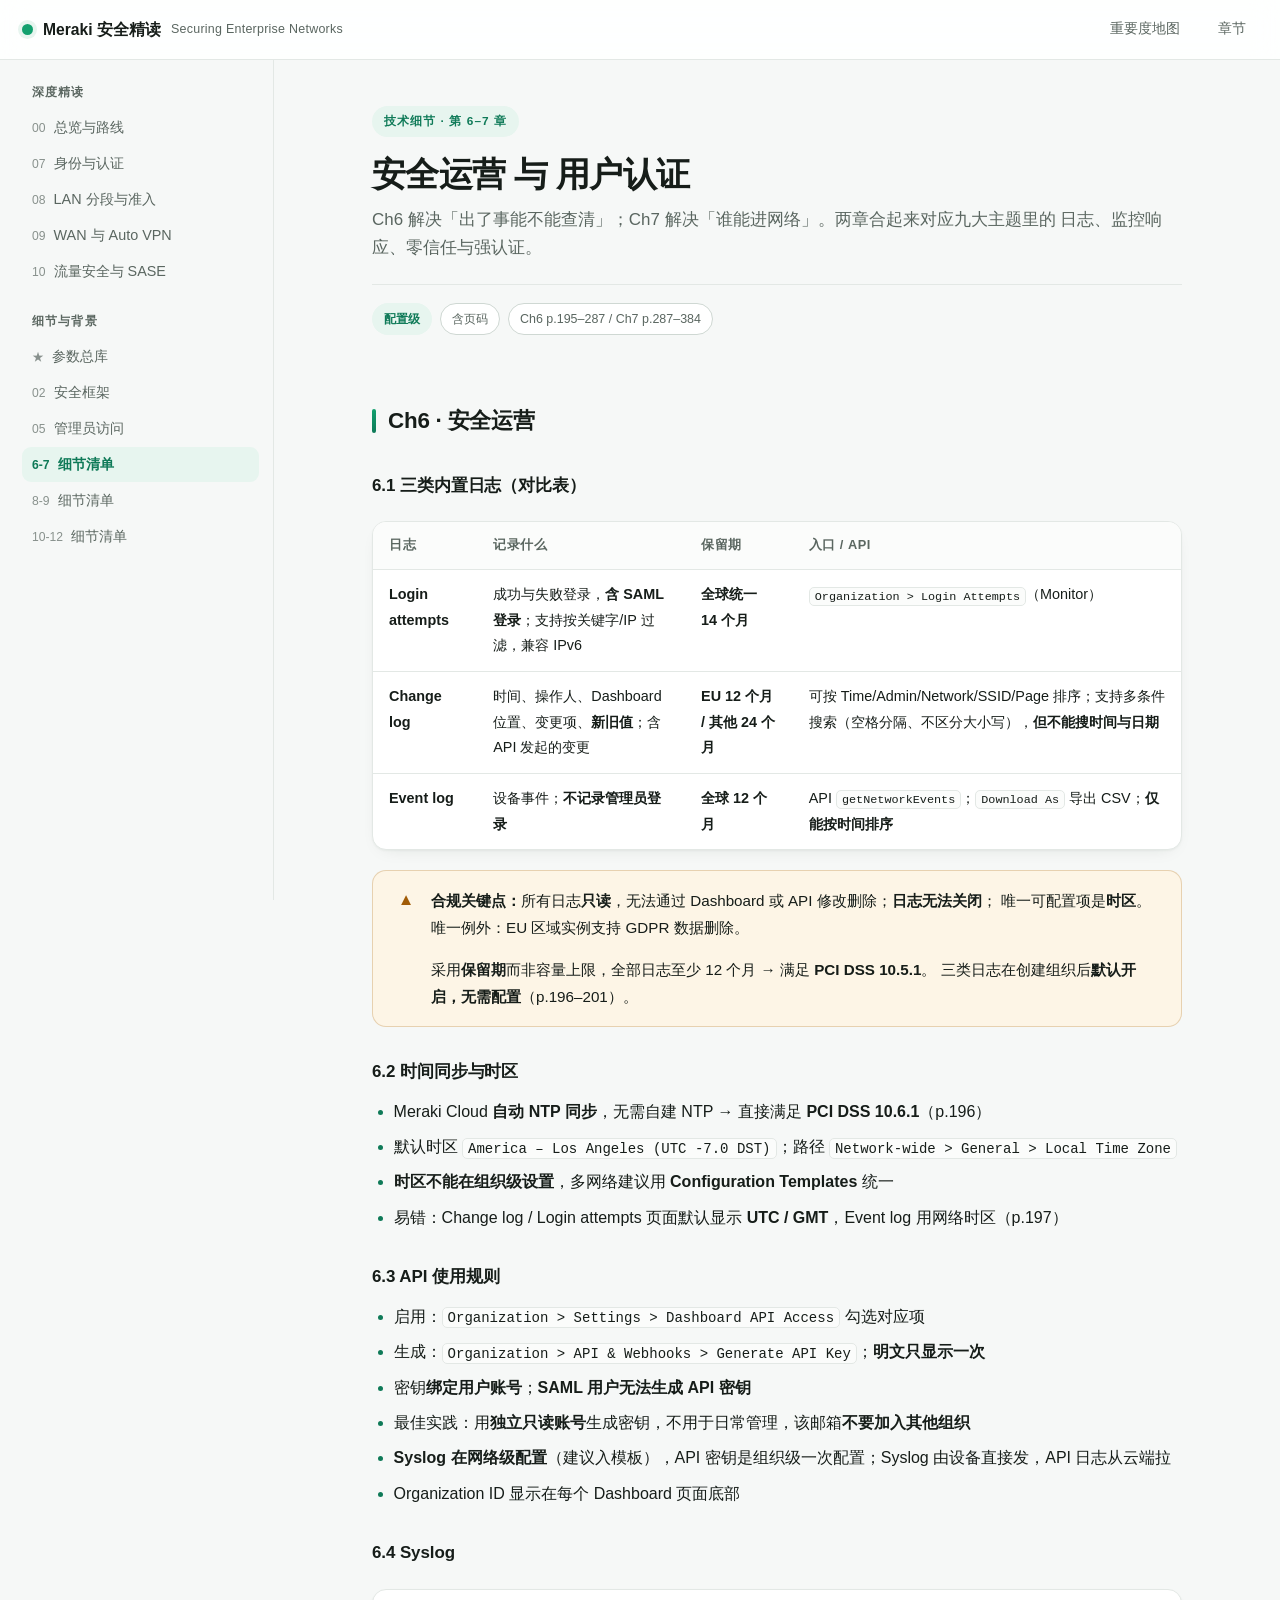
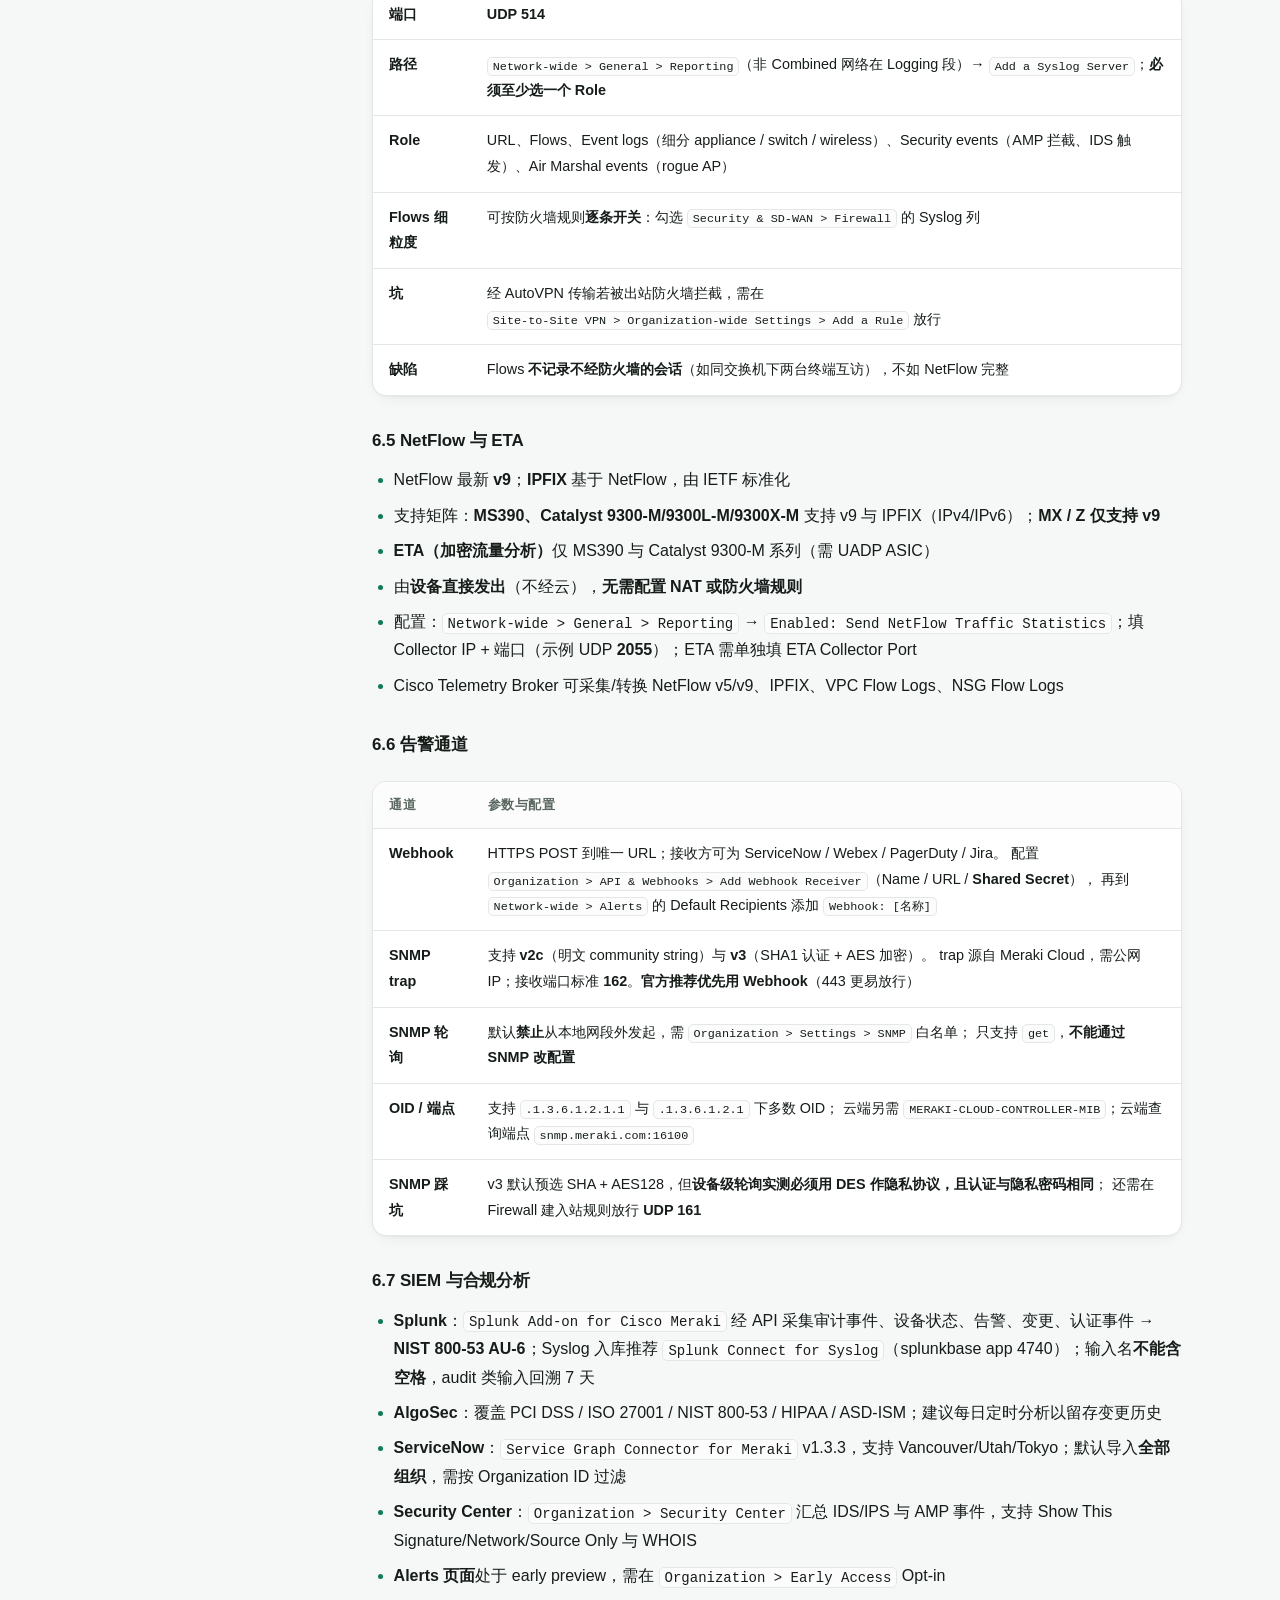
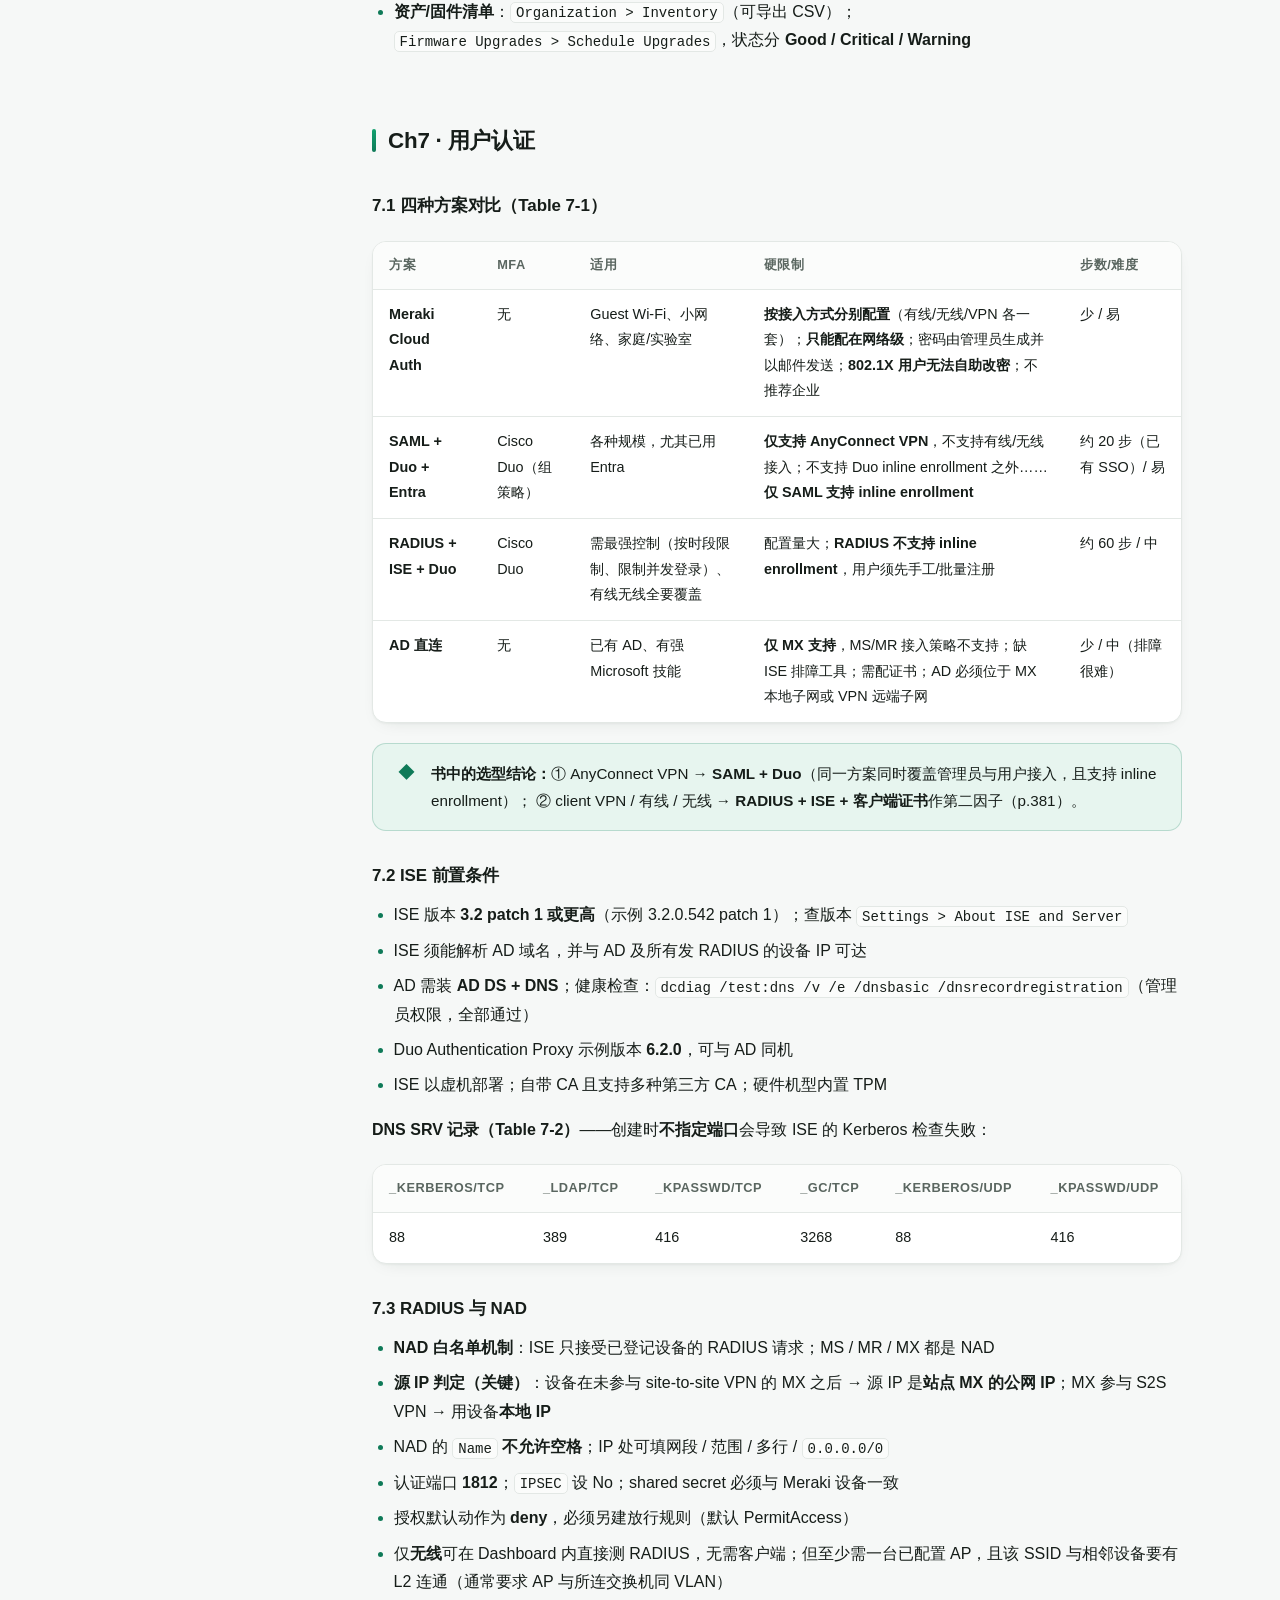
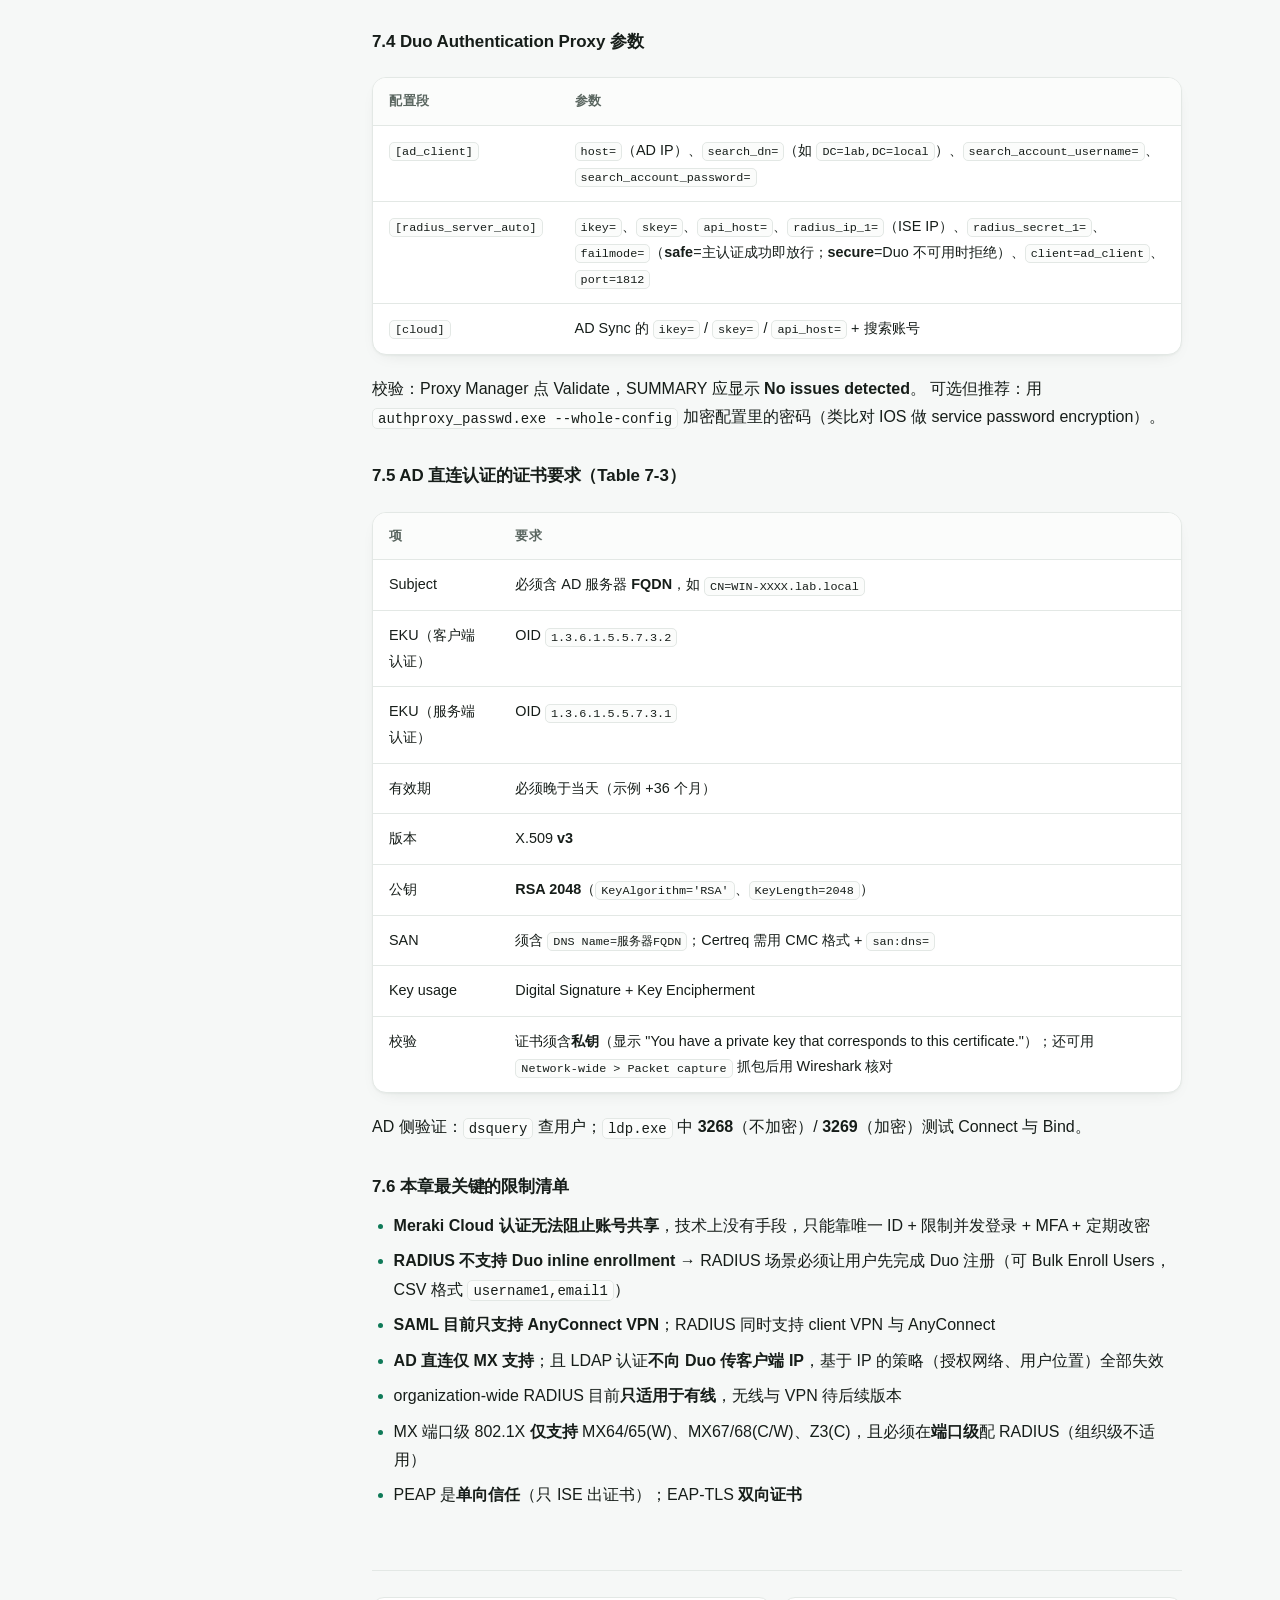
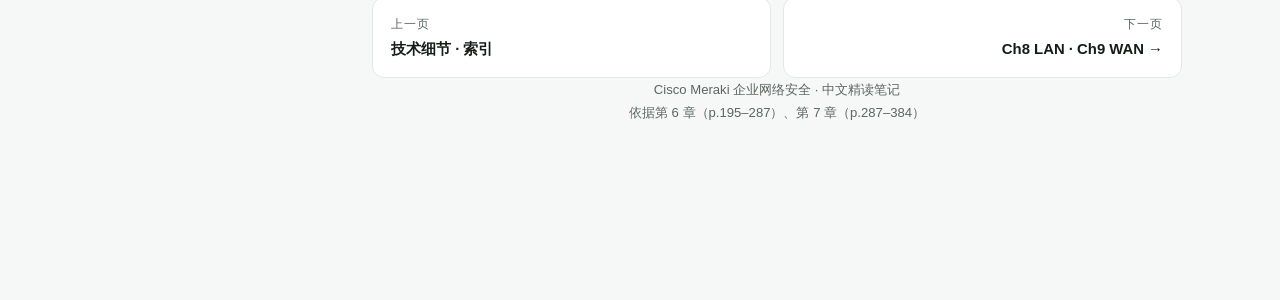
<file: notes/tech-ch06-ch07.html>
<!DOCTYPE html>
<html lang="zh-CN">
<head>
<meta charset="UTF-8">
<meta name="viewport" content="width=device-width, initial-scale=1">
<title>Ch6 安全运营 · Ch7 用户认证 · 技术细节</title>
<meta name="description" content="Meraki 三类日志与保留期、API/Syslog/NetFlow/SNMP 参数；四种用户认证方案对比、ISE 前置条件、AD 证书要求。">
<link rel="stylesheet" href="../assets/style.css">
</head>
<body>
<div id="progress"></div>

<header class="topbar">
  <button class="menu-btn" aria-label="打开目录">☰</button>
  <a class="brand" href="../index.html">
    <span class="dot"></span>
    Meraki 安全精读
    <small>Securing Enterprise Networks</small>
  </a>
  <span class="topbar-spacer"></span>
  <a class="topbar-link hide-sm" href="../index.html#importance">重要度地图</a>
  <a class="topbar-link" href="../index.html#chapters">章节</a>
</header>

<div class="layout">
  <nav class="sidebar">
    <div class="side-group-title">深度精读</div>
    <a href="../index.html"><span class="num">00</span>总览与路线</a>
    <a href="deep-ch07-identity.html"><span class="num">07</span>身份与认证</a>
    <a href="deep-ch08-lan.html"><span class="num">08</span>LAN 分段与准入</a>
    <a href="deep-ch09-wan.html"><span class="num">09</span>WAN 与 Auto VPN</a>
    <a href="deep-ch10-traffic.html"><span class="num">10</span>流量安全与 SASE</a>
    <div class="side-group-title">细节与背景</div>
    <a href="tech-details.html"><span class="num">★</span>参数总库</a>
    <a href="ch02-frameworks.html"><span class="num">02</span>安全框架</a>
    <a href="ch05-admin-access-details.html"><span class="num">05</span>管理员访问</a>
    <a class="active" href="tech-ch06-ch07.html"><span class="num">6-7</span>细节清单</a>
    <a href="tech-ch08-ch09.html"><span class="num">8-9</span>细节清单</a>
    <a href="tech-ch10-ch12.html"><span class="num">10-12</span>细节清单</a>
  </nav>

  <main>
  <article class="content">

    <div class="chapter-head">
      <div class="eyebrow">技术细节 · 第 6–7 章</div>
      <h1>安全运营 与 用户认证</h1>
      <p class="subtitle">
        Ch6 解决「出了事能不能查清」；Ch7 解决「谁能进网络」。两章合起来对应九大主题里的
        日志、监控响应、零信任与强认证。
      </p>
      <div class="meta-row">
        <span class="chip strong">配置级</span>
        <span class="chip">含页码</span>
        <span class="chip">Ch6 p.195–287 / Ch7 p.287–384</span>
      </div>
    </div>

    <!-- ============ Ch6 ============ -->
    <h2>Ch6 · 安全运营</h2>

    <h3>6.1 三类内置日志（对比表）</h3>

    <div class="table-wrap">
      <table>
        <thead><tr><th>日志</th><th>记录什么</th><th>保留期</th><th>入口 / API</th></tr></thead>
        <tbody>
          <tr>
            <td><strong>Login attempts</strong></td>
            <td>成功与失败登录，<strong>含 SAML 登录</strong>；支持按关键字/IP 过滤，兼容 IPv6</td>
            <td><strong>全球统一 14 个月</strong></td>
            <td><code>Organization &gt; Login Attempts</code>（Monitor）</td>
          </tr>
          <tr>
            <td><strong>Change log</strong></td>
            <td>时间、操作人、Dashboard 位置、变更项、<strong>新旧值</strong>；含 API 发起的变更</td>
            <td><strong>EU 12 个月 / 其他 24 个月</strong></td>
            <td>可按 Time/Admin/Network/SSID/Page 排序；支持多条件搜索（空格分隔、不区分大小写），<strong>但不能搜时间与日期</strong></td>
          </tr>
          <tr>
            <td><strong>Event log</strong></td>
            <td>设备事件；<strong>不记录管理员登录</strong></td>
            <td><strong>全球 12 个月</strong></td>
            <td>API <code>getNetworkEvents</code>；<code>Download As</code> 导出 CSV；<strong>仅能按时间排序</strong></td>
          </tr>
        </tbody>
      </table>
    </div>

    <div class="callout warn">
      <span class="ico">▲</span>
      <div>
        <p><strong>合规关键点：</strong>所有日志<strong>只读</strong>，无法通过 Dashboard 或 API 修改删除；<strong>日志无法关闭</strong>；
        唯一可配置项是<strong>时区</strong>。唯一例外：EU 区域实例支持 GDPR 数据删除。</p>
        <p style="margin-bottom:0">采用<strong>保留期</strong>而非容量上限，全部日志至少 12 个月 → 满足 <strong>PCI DSS 10.5.1</strong>。
        三类日志在创建组织后<strong>默认开启，无需配置</strong>（p.196–201）。</p>
      </div>
    </div>

    <h3>6.2 时间同步与时区</h3>
    <ul>
      <li>Meraki Cloud <strong>自动 NTP 同步</strong>，无需自建 NTP → 直接满足 <strong>PCI DSS 10.6.1</strong>（p.196）</li>
      <li>默认时区 <code>America – Los Angeles (UTC -7.0 DST)</code>；路径 <code>Network-wide &gt; General &gt; Local Time Zone</code></li>
      <li><strong>时区不能在组织级设置</strong>，多网络建议用 <strong>Configuration Templates</strong> 统一</li>
      <li>易错：Change log / Login attempts 页面默认显示 <strong>UTC / GMT</strong>，Event log 用网络时区（p.197）</li>
    </ul>

    <h3>6.3 API 使用规则</h3>
    <ul>
      <li>启用：<code>Organization &gt; Settings &gt; Dashboard API Access</code> 勾选对应项</li>
      <li>生成：<code>Organization &gt; API &amp; Webhooks &gt; Generate API Key</code>；<strong>明文只显示一次</strong></li>
      <li>密钥<strong>绑定用户账号</strong>；<strong>SAML 用户无法生成 API 密钥</strong></li>
      <li>最佳实践：用<strong>独立只读账号</strong>生成密钥，不用于日常管理，该邮箱<strong>不要加入其他组织</strong></li>
      <li><strong>Syslog 在网络级配置</strong>（建议入模板），API 密钥是组织级一次配置；Syslog 由设备直接发，API 日志从云端拉</li>
      <li>Organization ID 显示在每个 Dashboard 页面底部</li>
    </ul>

    <h3>6.4 Syslog</h3>
    <div class="table-wrap">
      <table>
        <tbody>
          <tr><td><strong>端口</strong></td><td><strong>UDP 514</strong></td></tr>
          <tr><td><strong>路径</strong></td><td><code>Network-wide &gt; General &gt; Reporting</code>（非 Combined 网络在 Logging 段）→ <code>Add a Syslog Server</code>；<strong>必须至少选一个 Role</strong></td></tr>
          <tr><td><strong>Role</strong></td><td>URL、Flows、Event logs（细分 appliance / switch / wireless）、Security events（AMP 拦截、IDS 触发）、Air Marshal events（rogue AP）</td></tr>
          <tr><td><strong>Flows 细粒度</strong></td><td>可按防火墙规则<strong>逐条开关</strong>：勾选 <code>Security &amp; SD-WAN &gt; Firewall</code> 的 Syslog 列</td></tr>
          <tr><td><strong>坑</strong></td><td>经 AutoVPN 传输若被出站防火墙拦截，需在 <code>Site-to-Site VPN &gt; Organization-wide Settings &gt; Add a Rule</code> 放行</td></tr>
          <tr><td><strong>缺陷</strong></td><td>Flows <strong>不记录不经防火墙的会话</strong>（如同交换机下两台终端互访），不如 NetFlow 完整</td></tr>
        </tbody>
      </table>
    </div>

    <h3>6.5 NetFlow 与 ETA</h3>
    <ul>
      <li>NetFlow 最新 <strong>v9</strong>；<strong>IPFIX</strong> 基于 NetFlow，由 IETF 标准化</li>
      <li>支持矩阵：<strong>MS390、Catalyst 9300-M/9300L-M/9300X-M</strong> 支持 v9 与 IPFIX（IPv4/IPv6）；<strong>MX / Z 仅支持 v9</strong></li>
      <li><strong>ETA（加密流量分析）</strong>仅 MS390 与 Catalyst 9300-M 系列（需 UADP ASIC）</li>
      <li>由<strong>设备直接发出</strong>（不经云），<strong>无需配置 NAT 或防火墙规则</strong></li>
      <li>配置：<code>Network-wide &gt; General &gt; Reporting</code> → <code>Enabled: Send NetFlow Traffic Statistics</code>；填 Collector IP + 端口（示例 UDP <strong>2055</strong>）；ETA 需单独填 ETA Collector Port</li>
      <li>Cisco Telemetry Broker 可采集/转换 NetFlow v5/v9、IPFIX、VPC Flow Logs、NSG Flow Logs</li>
    </ul>

    <h3>6.6 告警通道</h3>
    <div class="table-wrap">
      <table>
        <thead><tr><th>通道</th><th>参数与配置</th></tr></thead>
        <tbody>
          <tr>
            <td><strong>Webhook</strong></td>
            <td>HTTPS POST 到唯一 URL；接收方可为 ServiceNow / Webex / PagerDuty / Jira。
            配置 <code>Organization &gt; API &amp; Webhooks &gt; Add Webhook Receiver</code>（Name / URL / <strong>Shared Secret</strong>），
            再到 <code>Network-wide &gt; Alerts</code> 的 Default Recipients 添加 <code>Webhook: [名称]</code></td>
          </tr>
          <tr>
            <td><strong>SNMP trap</strong></td>
            <td>支持 <strong>v2c</strong>（明文 community string）与 <strong>v3</strong>（SHA1 认证 + AES 加密）。
            trap 源自 Meraki Cloud，需公网 IP；接收端口标准 <strong>162</strong>。<strong>官方推荐优先用 Webhook</strong>（443 更易放行）</td>
          </tr>
          <tr>
            <td><strong>SNMP 轮询</strong></td>
            <td>默认<strong>禁止</strong>从本地网段外发起，需 <code>Organization &gt; Settings &gt; SNMP</code> 白名单；
            只支持 <code>get</code>，<strong>不能通过 SNMP 改配置</strong></td>
          </tr>
          <tr>
            <td><strong>OID / 端点</strong></td>
            <td>支持 <code>.1.3.6.1.2.1.1</code> 与 <code>.1.3.6.1.2.1</code> 下多数 OID；
            云端另需 <code>MERAKI-CLOUD-CONTROLLER-MIB</code>；云端查询端点 <code>snmp.meraki.com:16100</code></td>
          </tr>
          <tr>
            <td><strong>SNMP 踩坑</strong></td>
            <td>v3 默认预选 SHA + AES128，但<strong>设备级轮询实测必须用 DES 作隐私协议，且认证与隐私密码相同</strong>；
            还需在 Firewall 建入站规则放行 <strong>UDP 161</strong></td>
          </tr>
        </tbody>
      </table>
    </div>

    <h3>6.7 SIEM 与合规分析</h3>
    <ul>
      <li><strong>Splunk</strong>：<code>Splunk Add-on for Cisco Meraki</code> 经 API 采集审计事件、设备状态、告警、变更、认证事件 → <strong>NIST 800-53 AU-6</strong>；Syslog 入库推荐 <code>Splunk Connect for Syslog</code>（splunkbase app 4740）；输入名<strong>不能含空格</strong>，audit 类输入回溯 7 天</li>
      <li><strong>AlgoSec</strong>：覆盖 PCI DSS / ISO 27001 / NIST 800-53 / HIPAA / ASD-ISM；建议每日定时分析以留存变更历史</li>
      <li><strong>ServiceNow</strong>：<code>Service Graph Connector for Meraki</code> v1.3.3，支持 Vancouver/Utah/Tokyo；默认导入<strong>全部组织</strong>，需按 Organization ID 过滤</li>
      <li><strong>Security Center</strong>：<code>Organization &gt; Security Center</code> 汇总 IDS/IPS 与 AMP 事件，支持 Show This Signature/Network/Source Only 与 WHOIS</li>
      <li><strong>Alerts 页面</strong>处于 early preview，需在 <code>Organization &gt; Early Access</code> Opt-in</li>
      <li><strong>资产/固件清单</strong>：<code>Organization &gt; Inventory</code>（可导出 CSV）；<code>Firmware Upgrades &gt; Schedule Upgrades</code>，状态分 <strong>Good / Critical / Warning</strong></li>
    </ul>

    <!-- ============ Ch7 ============ -->
    <h2>Ch7 · 用户认证</h2>

    <h3>7.1 四种方案对比（Table 7-1）</h3>

    <div class="table-wrap">
      <table>
        <thead><tr><th>方案</th><th>MFA</th><th>适用</th><th>硬限制</th><th>步数/难度</th></tr></thead>
        <tbody>
          <tr>
            <td><strong>Meraki Cloud Auth</strong></td><td>无</td>
            <td>Guest Wi-Fi、小网络、家庭/实验室</td>
            <td><strong>按接入方式分别配置</strong>（有线/无线/VPN 各一套）；<strong>只能配在网络级</strong>；密码由管理员生成并以邮件发送；<strong>802.1X 用户无法自助改密</strong>；不推荐企业</td>
            <td>少 / 易</td>
          </tr>
          <tr>
            <td><strong>SAML + Duo + Entra</strong></td><td>Cisco Duo（组策略）</td>
            <td>各种规模，尤其已用 Entra</td>
            <td><strong>仅支持 AnyConnect VPN</strong>，不支持有线/无线接入；不支持 Duo inline enrollment 之外……<strong>仅 SAML 支持 inline enrollment</strong></td>
            <td>约 20 步（已有 SSO）/ 易</td>
          </tr>
          <tr>
            <td><strong>RADIUS + ISE + Duo</strong></td><td>Cisco Duo</td>
            <td>需最强控制（按时段限制、限制并发登录）、有线无线全要覆盖</td>
            <td>配置量大；<strong>RADIUS 不支持 inline enrollment</strong>，用户须先手工/批量注册</td>
            <td>约 60 步 / 中</td>
          </tr>
          <tr>
            <td><strong>AD 直连</strong></td><td>无</td>
            <td>已有 AD、有强 Microsoft 技能</td>
            <td><strong>仅 MX 支持</strong>，MS/MR 接入策略不支持；缺 ISE 排障工具；需配证书；AD 必须位于 MX 本地子网或 VPN 远端子网</td>
            <td>少 / 中（排障很难）</td>
          </tr>
        </tbody>
      </table>
    </div>

    <div class="callout tip">
      <span class="ico">◆</span>
      <div>
        <p><strong>书中的选型结论：</strong>① AnyConnect VPN → <strong>SAML + Duo</strong>（同一方案同时覆盖管理员与用户接入，且支持 inline enrollment）；
        ② client VPN / 有线 / 无线 → <strong>RADIUS + ISE + 客户端证书</strong>作第二因子（p.381）。</p>
      </div>
    </div>

    <h3>7.2 ISE 前置条件</h3>
    <ul>
      <li>ISE 版本 <strong>3.2 patch 1 或更高</strong>（示例 3.2.0.542 patch 1）；查版本 <code>Settings &gt; About ISE and Server</code></li>
      <li>ISE 须能解析 AD 域名，并与 AD 及所有发 RADIUS 的设备 IP 可达</li>
      <li>AD 需装 <strong>AD DS + DNS</strong>；健康检查：<code>dcdiag /test:dns /v /e /dnsbasic /dnsrecordregistration</code>（管理员权限，全部通过）</li>
      <li>Duo Authentication Proxy 示例版本 <strong>6.2.0</strong>，可与 AD 同机</li>
      <li>ISE 以虚机部署；自带 CA 且支持多种第三方 CA；硬件机型内置 TPM</li>
    </ul>

    <p><strong>DNS SRV 记录（Table 7-2）</strong>——创建时<strong>不指定端口</strong>会导致 ISE 的 Kerberos 检查失败：</p>

    <div class="table-wrap">
      <table>
        <thead><tr><th>_kerberos/tcp</th><th>_ldap/tcp</th><th>_kpasswd/tcp</th><th>_gc/tcp</th><th>_kerberos/udp</th><th>_kpasswd/udp</th></tr></thead>
        <tbody><tr><td>88</td><td>389</td><td>416</td><td>3268</td><td>88</td><td>416</td></tr></tbody>
      </table>
    </div>

    <h3>7.3 RADIUS 与 NAD</h3>
    <ul>
      <li><strong>NAD 白名单机制</strong>：ISE 只接受已登记设备的 RADIUS 请求；MS / MR / MX 都是 NAD</li>
      <li><strong>源 IP 判定（关键）</strong>：设备在未参与 site-to-site VPN 的 MX 之后 → 源 IP 是<strong>站点 MX 的公网 IP</strong>；MX 参与 S2S VPN → 用设备<strong>本地 IP</strong></li>
      <li>NAD 的 <code>Name</code> <strong>不允许空格</strong>；IP 处可填网段 / 范围 / 多行 / <code>0.0.0.0/0</code></li>
      <li>认证端口 <strong>1812</strong>；<code>IPSEC</code> 设 No；shared secret 必须与 Meraki 设备一致</li>
      <li>授权默认动作为 <strong>deny</strong>，必须另建放行规则（默认 PermitAccess）</li>
      <li>仅<strong>无线</strong>可在 Dashboard 内直接测 RADIUS，无需客户端；但至少需一台已配置 AP，且该 SSID 与相邻设备要有 L2 连通（通常要求 AP 与所连交换机同 VLAN）</li>
    </ul>

    <h3>7.4 Duo Authentication Proxy 参数</h3>
    <div class="table-wrap">
      <table>
        <thead><tr><th>配置段</th><th>参数</th></tr></thead>
        <tbody>
          <tr><td><code>[ad_client]</code></td><td><code>host=</code>（AD IP）、<code>search_dn=</code>（如 <code>DC=lab,DC=local</code>）、<code>search_account_username=</code>、<code>search_account_password=</code></td></tr>
          <tr><td><code>[radius_server_auto]</code></td><td><code>ikey=</code>、<code>skey=</code>、<code>api_host=</code>、<code>radius_ip_1=</code>（ISE IP）、<code>radius_secret_1=</code>、<code>failmode=</code>（<strong>safe</strong>=主认证成功即放行；<strong>secure</strong>=Duo 不可用时拒绝）、<code>client=ad_client</code>、<code>port=1812</code></td></tr>
          <tr><td><code>[cloud]</code></td><td>AD Sync 的 <code>ikey=</code> / <code>skey=</code> / <code>api_host=</code> + 搜索账号</td></tr>
        </tbody>
      </table>
    </div>
    <p>校验：Proxy Manager 点 Validate，SUMMARY 应显示 <strong>No issues detected</strong>。
    可选但推荐：用 <code>authproxy_passwd.exe --whole-config</code> 加密配置里的密码（类比对 IOS 做 service password encryption）。</p>

    <h3>7.5 AD 直连认证的证书要求（Table 7-3）</h3>
    <div class="table-wrap">
      <table>
        <thead><tr><th>项</th><th>要求</th></tr></thead>
        <tbody>
          <tr><td>Subject</td><td>必须含 AD 服务器 <strong>FQDN</strong>，如 <code>CN=WIN-XXXX.lab.local</code></td></tr>
          <tr><td>EKU（客户端认证）</td><td>OID <code>1.3.6.1.5.5.7.3.2</code></td></tr>
          <tr><td>EKU（服务端认证）</td><td>OID <code>1.3.6.1.5.5.7.3.1</code></td></tr>
          <tr><td>有效期</td><td>必须晚于当天（示例 +36 个月）</td></tr>
          <tr><td>版本</td><td>X.509 <strong>v3</strong></td></tr>
          <tr><td>公钥</td><td><strong>RSA 2048</strong>（<code>KeyAlgorithm='RSA'</code>、<code>KeyLength=2048</code>）</td></tr>
          <tr><td>SAN</td><td>须含 <code>DNS Name=服务器FQDN</code>；Certreq 需用 CMC 格式 + <code>san:dns=</code></td></tr>
          <tr><td>Key usage</td><td>Digital Signature + Key Encipherment</td></tr>
          <tr><td>校验</td><td>证书须含<strong>私钥</strong>（显示 "You have a private key that corresponds to this certificate."）；还可用 <code>Network-wide &gt; Packet capture</code> 抓包后用 Wireshark 核对</td></tr>
        </tbody>
      </table>
    </div>

    <p>AD 侧验证：<code>dsquery</code> 查用户；<code>ldp.exe</code> 中 <strong>3268</strong>（不加密）/ <strong>3269</strong>（加密）测试 Connect 与 Bind。</p>

    <h3>7.6 本章最关键的限制清单</h3>
    <ul>
      <li><strong>Meraki Cloud 认证无法阻止账号共享</strong>，技术上没有手段，只能靠唯一 ID + 限制并发登录 + MFA + 定期改密</li>
      <li><strong>RADIUS 不支持 Duo inline enrollment</strong> → RADIUS 场景必须让用户先完成 Duo 注册（可 Bulk Enroll Users，CSV 格式 <code>username1,email1</code>）</li>
      <li><strong>SAML 目前只支持 AnyConnect VPN</strong>；RADIUS 同时支持 client VPN 与 AnyConnect</li>
      <li><strong>AD 直连仅 MX 支持</strong>；且 LDAP 认证<strong>不向 Duo 传客户端 IP</strong>，基于 IP 的策略（授权网络、用户位置）全部失效</li>
      <li>organization-wide RADIUS 目前<strong>只适用于有线</strong>，无线与 VPN 待后续版本</li>
      <li>MX 端口级 802.1X <strong>仅支持</strong> MX64/65(W)、MX67/68(C/W)、Z3(C)，且必须在<strong>端口级</strong>配 RADIUS（组织级不适用）</li>
      <li>PEAP 是<strong>单向信任</strong>（只 ISE 出证书）；EAP-TLS <strong>双向证书</strong></li>
    </ul>

    <div class="pager">
      <a href="tech-details.html">
        <span class="dir">上一页</span>
        <span class="ttl">技术细节 · 索引</span>
      </a>
      <a class="next" href="tech-ch08-ch09.html">
        <span class="dir">下一页</span>
        <span class="ttl">Ch8 LAN · Ch9 WAN →</span>
      </a>
    </div>

  </article>

  <footer>
    <p>Cisco Meraki 企业网络安全 · 中文精读笔记<br>
    依据第 6 章（p.195–287）、第 7 章（p.287–384）</p>
  </footer>
  </main>
</div>

<div id="overlay"></div>
<script src="../assets/app.js"></script>
</body>
</html>
</file>
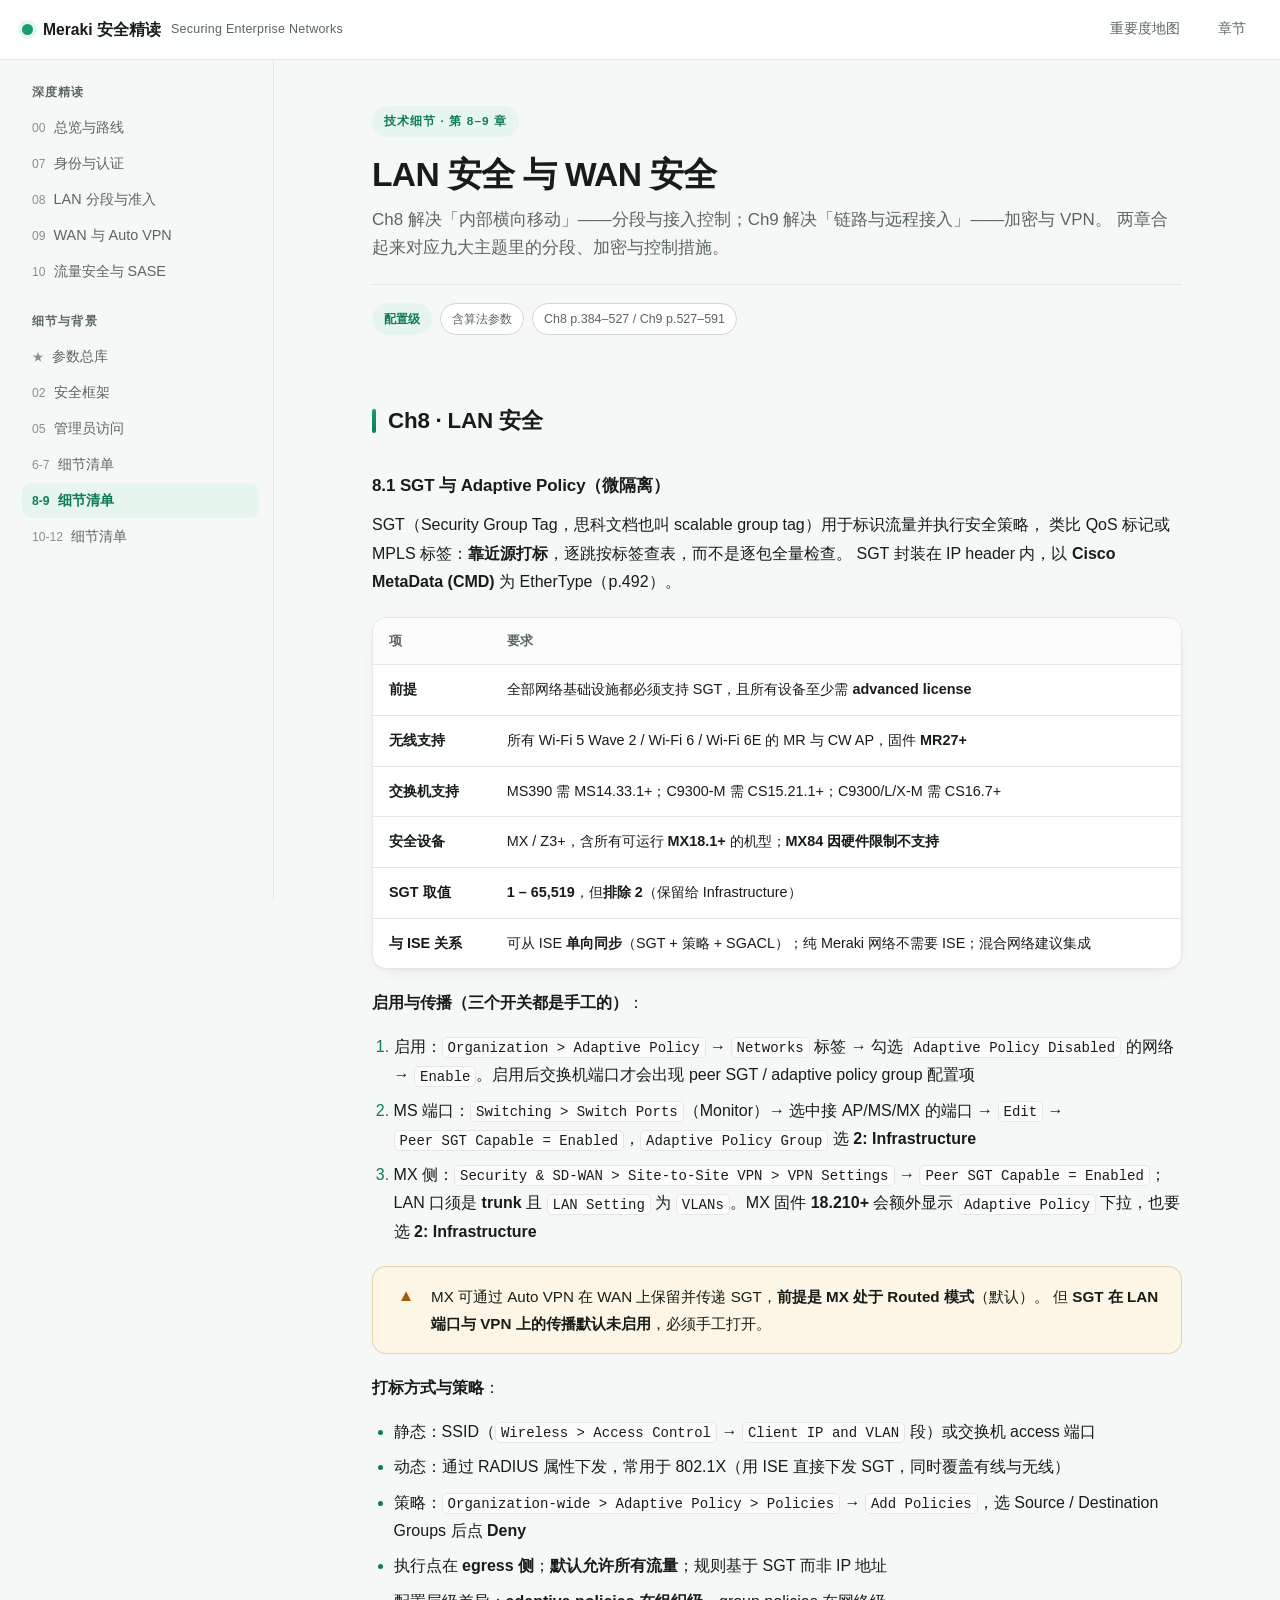
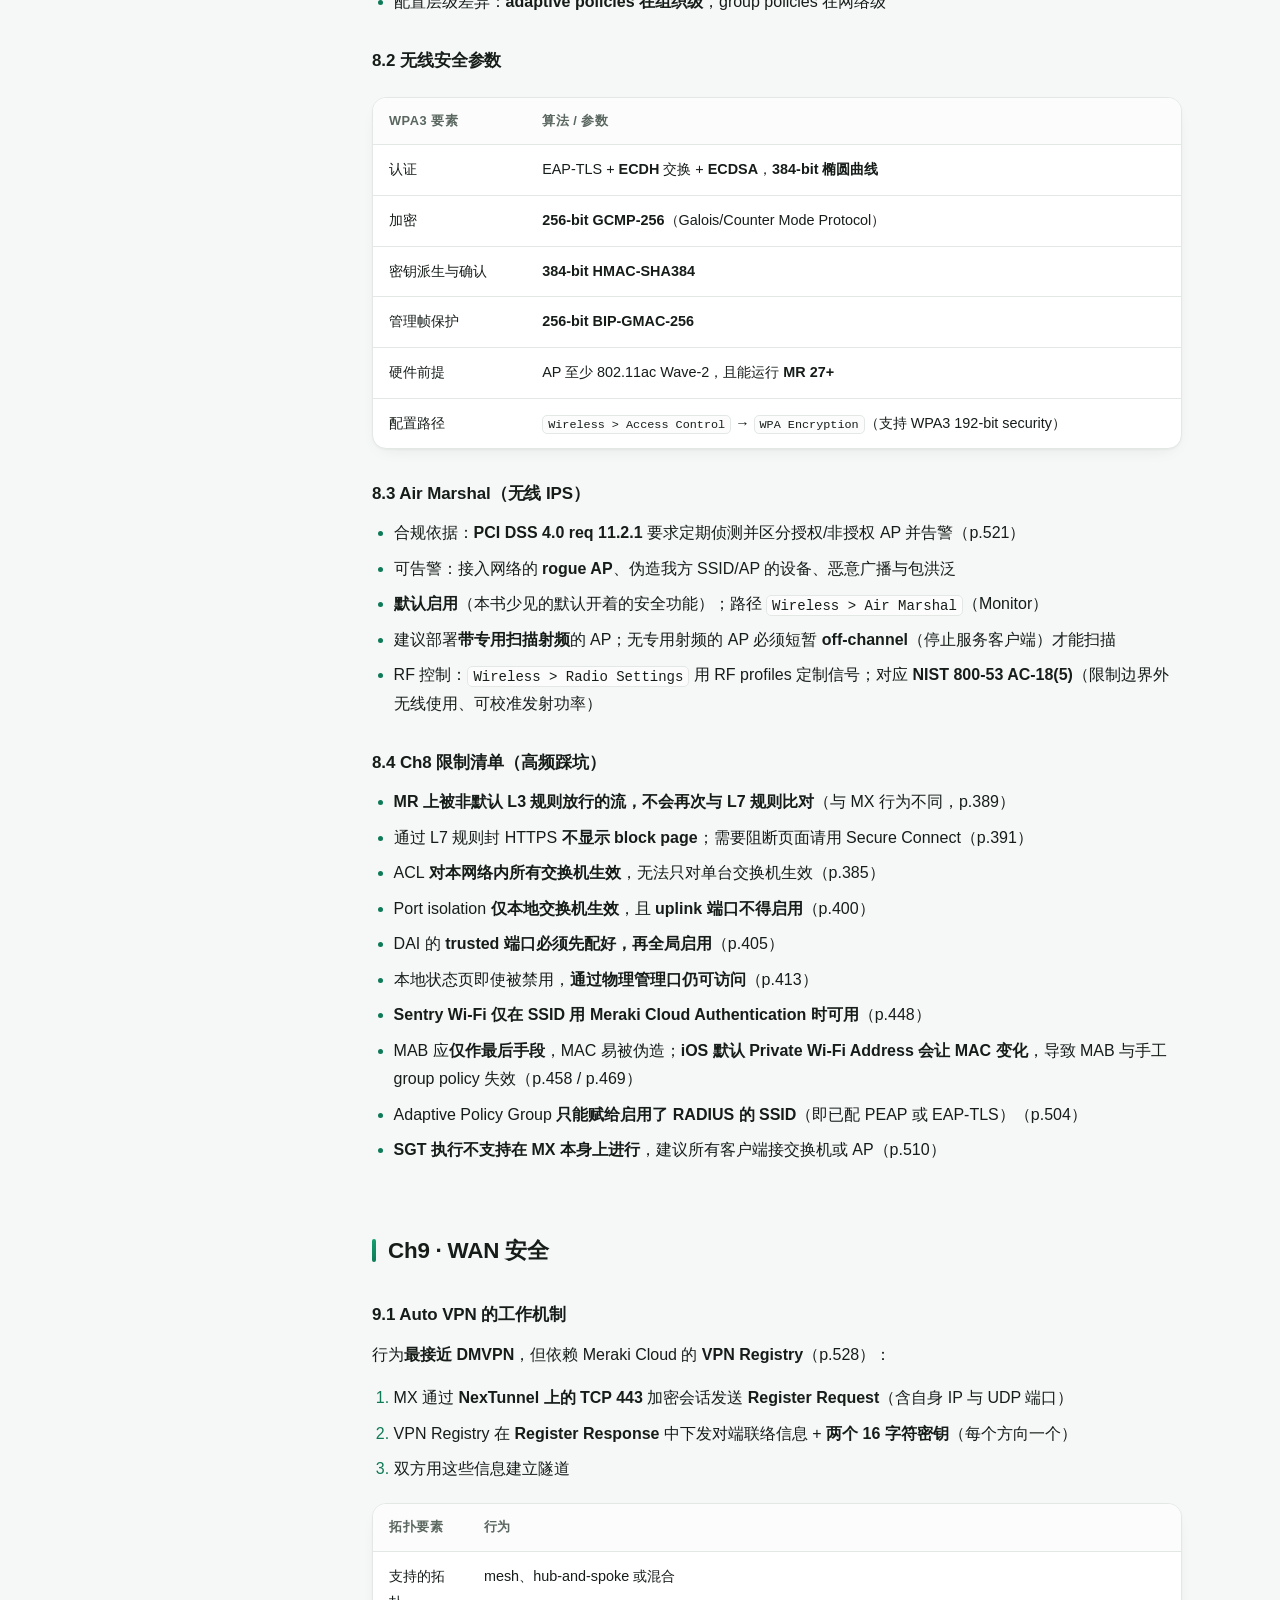
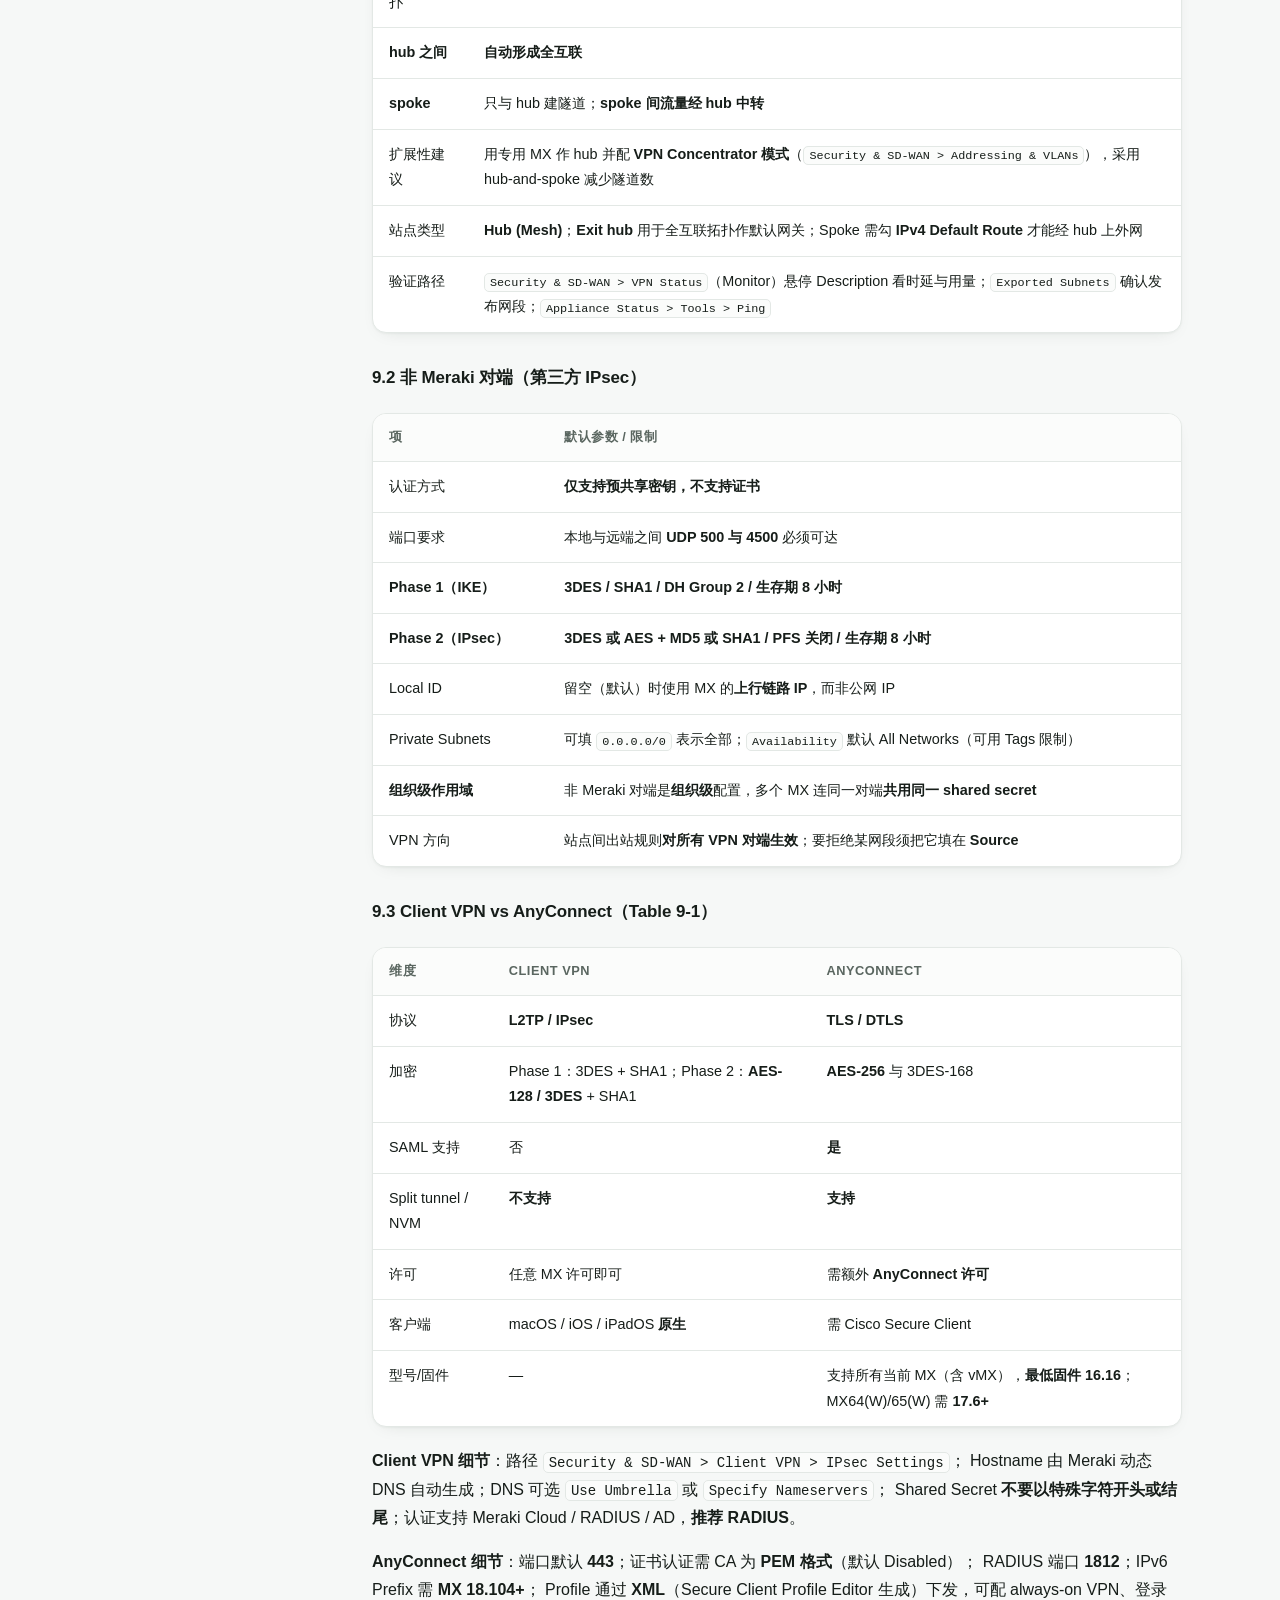
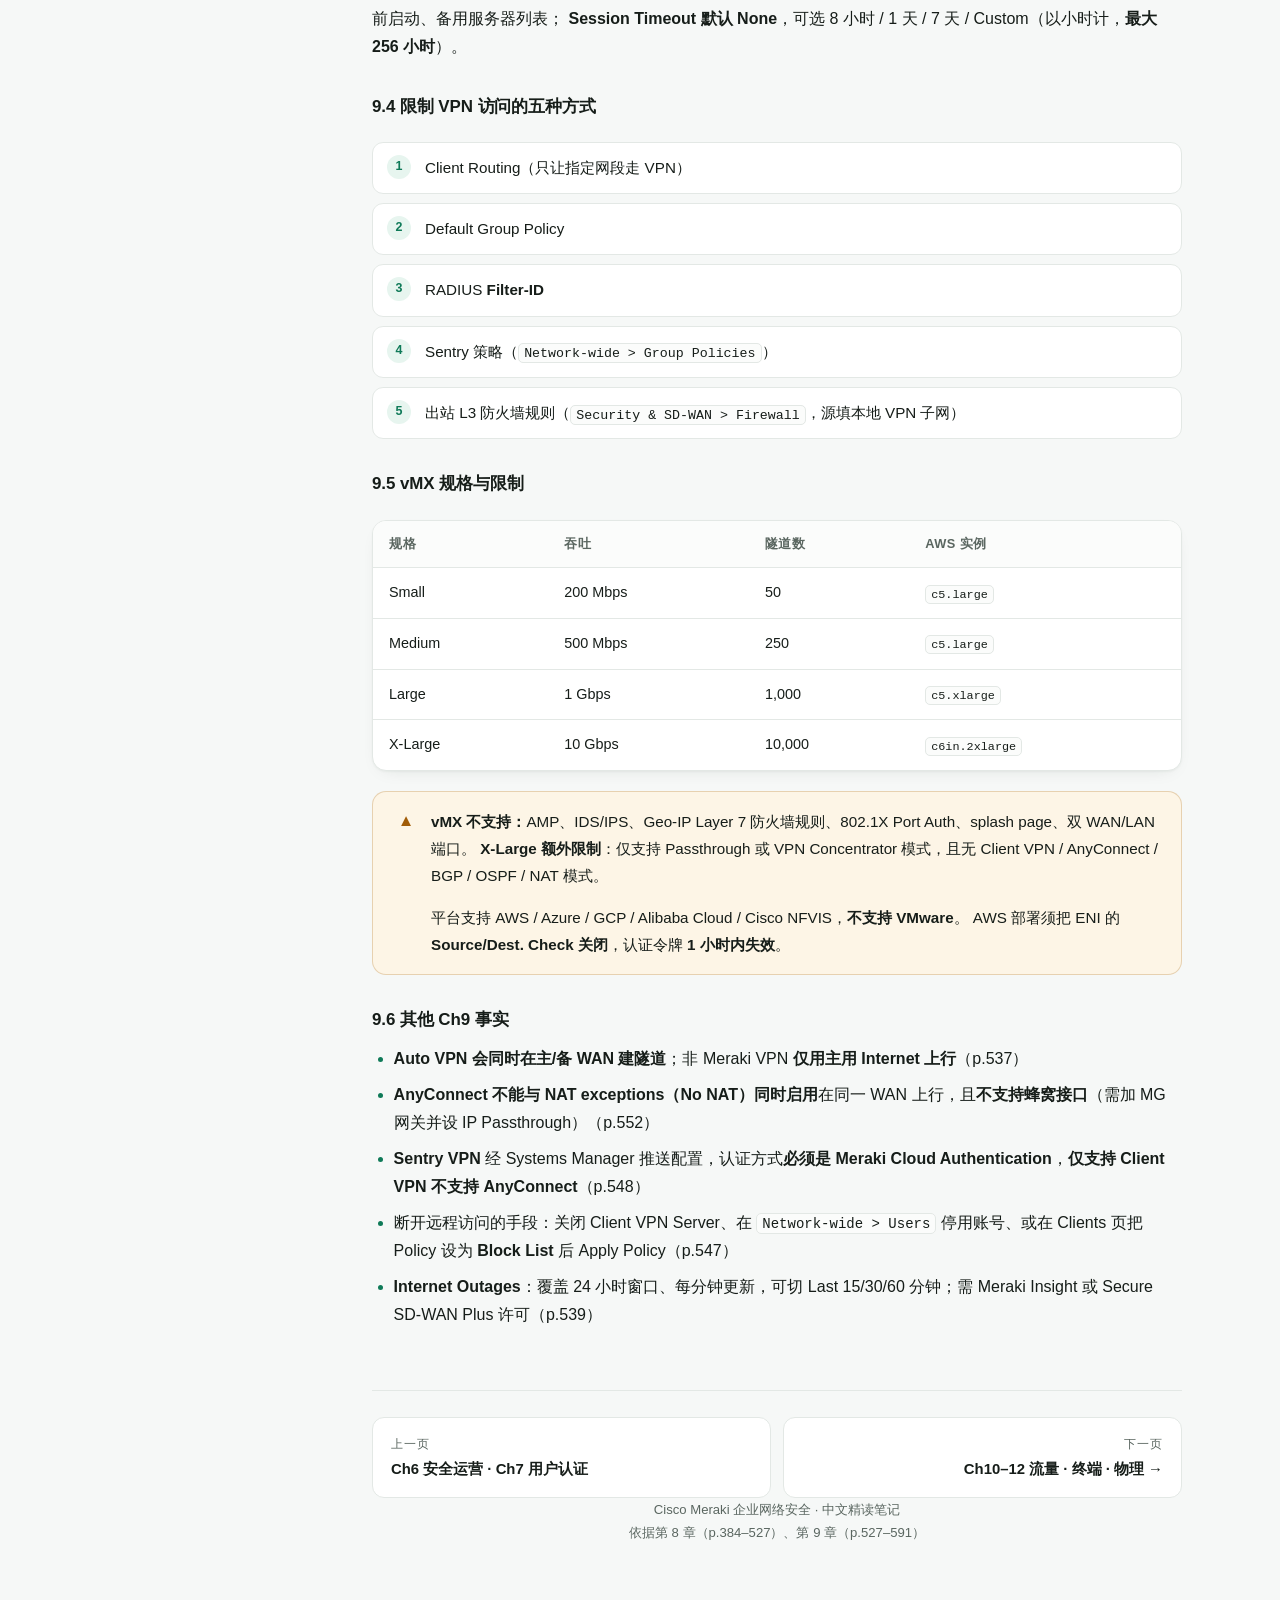
<file: notes/tech-ch08-ch09.html>
<!DOCTYPE html>
<html lang="zh-CN">
<head>
<meta charset="UTF-8">
<meta name="viewport" content="width=device-width, initial-scale=1">
<title>Ch8 LAN 安全 · Ch9 WAN 安全 · 技术细节</title>
<meta name="description" content="Meraki 802.1X/MAB、SGT 与 Adaptive Policy、WPA3 算法参数、Air Marshal；Auto VPN 注册机制、IPsec 参数、AnyConnect、vMX 规格。">
<link rel="stylesheet" href="../assets/style.css">
</head>
<body>
<div id="progress"></div>

<header class="topbar">
  <button class="menu-btn" aria-label="打开目录">☰</button>
  <a class="brand" href="../index.html">
    <span class="dot"></span>
    Meraki 安全精读
    <small>Securing Enterprise Networks</small>
  </a>
  <span class="topbar-spacer"></span>
  <a class="topbar-link hide-sm" href="../index.html#importance">重要度地图</a>
  <a class="topbar-link" href="../index.html#chapters">章节</a>
</header>

<div class="layout">
  <nav class="sidebar">
    <div class="side-group-title">深度精读</div>
    <a href="../index.html"><span class="num">00</span>总览与路线</a>
    <a href="deep-ch07-identity.html"><span class="num">07</span>身份与认证</a>
    <a href="deep-ch08-lan.html"><span class="num">08</span>LAN 分段与准入</a>
    <a href="deep-ch09-wan.html"><span class="num">09</span>WAN 与 Auto VPN</a>
    <a href="deep-ch10-traffic.html"><span class="num">10</span>流量安全与 SASE</a>
    <div class="side-group-title">细节与背景</div>
    <a href="tech-details.html"><span class="num">★</span>参数总库</a>
    <a href="ch02-frameworks.html"><span class="num">02</span>安全框架</a>
    <a href="ch05-admin-access-details.html"><span class="num">05</span>管理员访问</a>
    <a href="tech-ch06-ch07.html"><span class="num">6-7</span>细节清单</a>
    <a class="active" href="tech-ch08-ch09.html"><span class="num">8-9</span>细节清单</a>
    <a href="tech-ch10-ch12.html"><span class="num">10-12</span>细节清单</a>
  </nav>

  <main>
  <article class="content">

    <div class="chapter-head">
      <div class="eyebrow">技术细节 · 第 8–9 章</div>
      <h1>LAN 安全 与 WAN 安全</h1>
      <p class="subtitle">
        Ch8 解决「内部横向移动」——分段与接入控制；Ch9 解决「链路与远程接入」——加密与 VPN。
        两章合起来对应九大主题里的分段、加密与控制措施。
      </p>
      <div class="meta-row">
        <span class="chip strong">配置级</span>
        <span class="chip">含算法参数</span>
        <span class="chip">Ch8 p.384–527 / Ch9 p.527–591</span>
      </div>
    </div>

    <!-- ============ Ch8 ============ -->
    <h2>Ch8 · LAN 安全</h2>

    <h3>8.1 SGT 与 Adaptive Policy（微隔离）</h3>

    <p>SGT（Security Group Tag，思科文档也叫 scalable group tag）用于标识流量并执行安全策略，
    类比 QoS 标记或 MPLS 标签：<strong>靠近源打标</strong>，逐跳按标签查表，而不是逐包全量检查。
    SGT 封装在 IP header 内，以 <strong>Cisco MetaData (CMD)</strong> 为 EtherType（p.492）。</p>

    <div class="table-wrap">
      <table>
        <thead><tr><th>项</th><th>要求</th></tr></thead>
        <tbody>
          <tr><td><strong>前提</strong></td><td>全部网络基础设施都必须支持 SGT，且所有设备至少需 <strong>advanced license</strong></td></tr>
          <tr><td><strong>无线支持</strong></td><td>所有 Wi-Fi 5 Wave 2 / Wi-Fi 6 / Wi-Fi 6E 的 MR 与 CW AP，固件 <strong>MR27+</strong></td></tr>
          <tr><td><strong>交换机支持</strong></td><td>MS390 需 MS14.33.1+；C9300-M 需 CS15.21.1+；C9300/L/X-M 需 CS16.7+</td></tr>
          <tr><td><strong>安全设备</strong></td><td>MX / Z3+，含所有可运行 <strong>MX18.1+</strong> 的机型；<strong>MX84 因硬件限制不支持</strong></td></tr>
          <tr><td><strong>SGT 取值</strong></td><td><strong>1 – 65,519</strong>，但<strong>排除 2</strong>（保留给 Infrastructure）</td></tr>
          <tr><td><strong>与 ISE 关系</strong></td><td>可从 ISE <strong>单向同步</strong>（SGT + 策略 + SGACL）；纯 Meraki 网络不需要 ISE；混合网络建议集成</td></tr>
        </tbody>
      </table>
    </div>

    <p><strong>启用与传播（三个开关都是手工的）</strong>：</p>
    <ol>
      <li>启用：<code>Organization &gt; Adaptive Policy</code> → <code>Networks</code> 标签 → 勾选 <code>Adaptive Policy Disabled</code> 的网络 → <code>Enable</code>。启用后交换机端口才会出现 peer SGT / adaptive policy group 配置项</li>
      <li>MS 端口：<code>Switching &gt; Switch Ports</code>（Monitor）→ 选中接 AP/MS/MX 的端口 → <code>Edit</code> → <code>Peer SGT Capable = Enabled</code>，<code>Adaptive Policy Group</code> 选 <strong>2: Infrastructure</strong></li>
      <li>MX 侧：<code>Security &amp; SD-WAN &gt; Site-to-Site VPN &gt; VPN Settings</code> → <code>Peer SGT Capable = Enabled</code>；LAN 口须是 <strong>trunk</strong> 且 <code>LAN Setting</code> 为 <code>VLANs</code>。MX 固件 <strong>18.210+</strong> 会额外显示 <code>Adaptive Policy</code> 下拉，也要选 <strong>2: Infrastructure</strong></li>
    </ol>

    <div class="callout warn">
      <span class="ico">▲</span>
      <div>
        <p>MX 可通过 Auto VPN 在 WAN 上保留并传递 SGT，<strong>前提是 MX 处于 Routed 模式</strong>（默认）。
        但 <strong>SGT 在 LAN 端口与 VPN 上的传播默认未启用</strong>，必须手工打开。</p>
      </div>
    </div>

    <p><strong>打标方式与策略</strong>：</p>
    <ul>
      <li>静态：SSID（<code>Wireless &gt; Access Control</code> → <code>Client IP and VLAN</code> 段）或交换机 access 端口</li>
      <li>动态：通过 RADIUS 属性下发，常用于 802.1X（用 ISE 直接下发 SGT，同时覆盖有线与无线）</li>
      <li>策略：<code>Organization-wide &gt; Adaptive Policy &gt; Policies</code> → <code>Add Policies</code>，选 Source / Destination Groups 后点 <strong>Deny</strong></li>
      <li>执行点在 <strong>egress 侧</strong>；<strong>默认允许所有流量</strong>；规则基于 SGT 而非 IP 地址</li>
      <li>配置层级差异：<strong>adaptive policies 在组织级</strong>，group policies 在网络级</li>
    </ul>

    <h3>8.2 无线安全参数</h3>

    <div class="table-wrap">
      <table>
        <thead><tr><th>WPA3 要素</th><th>算法 / 参数</th></tr></thead>
        <tbody>
          <tr><td>认证</td><td>EAP-TLS + <strong>ECDH</strong> 交换 + <strong>ECDSA</strong>，<strong>384-bit 椭圆曲线</strong></td></tr>
          <tr><td>加密</td><td><strong>256-bit GCMP-256</strong>（Galois/Counter Mode Protocol）</td></tr>
          <tr><td>密钥派生与确认</td><td><strong>384-bit HMAC-SHA384</strong></td></tr>
          <tr><td>管理帧保护</td><td><strong>256-bit BIP-GMAC-256</strong></td></tr>
          <tr><td>硬件前提</td><td>AP 至少 802.11ac Wave-2，且能运行 <strong>MR 27+</strong></td></tr>
          <tr><td>配置路径</td><td><code>Wireless &gt; Access Control</code> → <code>WPA Encryption</code>（支持 WPA3 192-bit security）</td></tr>
        </tbody>
      </table>
    </div>

    <h3>8.3 Air Marshal（无线 IPS）</h3>
    <ul>
      <li>合规依据：<strong>PCI DSS 4.0 req 11.2.1</strong> 要求定期侦测并区分授权/非授权 AP 并告警（p.521）</li>
      <li>可告警：接入网络的 <strong>rogue AP</strong>、伪造我方 SSID/AP 的设备、恶意广播与包洪泛</li>
      <li><strong>默认启用</strong>（本书少见的默认开着的安全功能）；路径 <code>Wireless &gt; Air Marshal</code>（Monitor）</li>
      <li>建议部署<strong>带专用扫描射频</strong>的 AP；无专用射频的 AP 必须短暂 <strong>off-channel</strong>（停止服务客户端）才能扫描</li>
      <li>RF 控制：<code>Wireless &gt; Radio Settings</code> 用 RF profiles 定制信号；对应 <strong>NIST 800-53 AC-18(5)</strong>（限制边界外无线使用、可校准发射功率）</li>
    </ul>

    <h3>8.4 Ch8 限制清单（高频踩坑）</h3>
    <ul>
      <li><strong>MR 上被非默认 L3 规则放行的流，不会再次与 L7 规则比对</strong>（与 MX 行为不同，p.389）</li>
      <li>通过 L7 规则封 HTTPS <strong>不显示 block page</strong>；需要阻断页面请用 Secure Connect（p.391）</li>
      <li>ACL <strong>对本网络内所有交换机生效</strong>，无法只对单台交换机生效（p.385）</li>
      <li>Port isolation <strong>仅本地交换机生效</strong>，且 <strong>uplink 端口不得启用</strong>（p.400）</li>
      <li>DAI 的 <strong>trusted 端口必须先配好，再全局启用</strong>（p.405）</li>
      <li>本地状态页即使被禁用，<strong>通过物理管理口仍可访问</strong>（p.413）</li>
      <li><strong>Sentry Wi-Fi 仅在 SSID 用 Meraki Cloud Authentication 时可用</strong>（p.448）</li>
      <li>MAB 应<strong>仅作最后手段</strong>，MAC 易被伪造；<strong>iOS 默认 Private Wi-Fi Address 会让 MAC 变化</strong>，导致 MAB 与手工 group policy 失效（p.458 / p.469）</li>
      <li>Adaptive Policy Group <strong>只能赋给启用了 RADIUS 的 SSID</strong>（即已配 PEAP 或 EAP-TLS）（p.504）</li>
      <li><strong>SGT 执行不支持在 MX 本身上进行</strong>，建议所有客户端接交换机或 AP（p.510）</li>
    </ul>

    <!-- ============ Ch9 ============ -->
    <h2>Ch9 · WAN 安全</h2>

    <h3>9.1 Auto VPN 的工作机制</h3>

    <p>行为<strong>最接近 DMVPN</strong>，但依赖 Meraki Cloud 的 <strong>VPN Registry</strong>（p.528）：</p>

    <ol>
      <li>MX 通过 <strong>NexTunnel 上的 TCP 443</strong> 加密会话发送 <strong>Register Request</strong>（含自身 IP 与 UDP 端口）</li>
      <li>VPN Registry 在 <strong>Register Response</strong> 中下发对端联络信息 + <strong>两个 16 字符密钥</strong>（每个方向一个）</li>
      <li>双方用这些信息建立隧道</li>
    </ol>

    <div class="table-wrap">
      <table>
        <thead><tr><th>拓扑要素</th><th>行为</th></tr></thead>
        <tbody>
          <tr><td>支持的拓扑</td><td>mesh、hub-and-spoke 或混合</td></tr>
          <tr><td><strong>hub 之间</strong></td><td><strong>自动形成全互联</strong></td></tr>
          <tr><td><strong>spoke</strong></td><td>只与 hub 建隧道；<strong>spoke 间流量经 hub 中转</strong></td></tr>
          <tr><td>扩展性建议</td><td>用专用 MX 作 hub 并配 <strong>VPN Concentrator 模式</strong>（<code>Security &amp; SD-WAN &gt; Addressing &amp; VLANs</code>），采用 hub-and-spoke 减少隧道数</td></tr>
          <tr><td>站点类型</td><td><strong>Hub (Mesh)</strong>；<strong>Exit hub</strong> 用于全互联拓扑作默认网关；Spoke 需勾 <strong>IPv4 Default Route</strong> 才能经 hub 上外网</td></tr>
          <tr><td>验证路径</td><td><code>Security &amp; SD-WAN &gt; VPN Status</code>（Monitor）悬停 Description 看时延与用量；<code>Exported Subnets</code> 确认发布网段；<code>Appliance Status &gt; Tools &gt; Ping</code></td></tr>
        </tbody>
      </table>
    </div>

    <h3>9.2 非 Meraki 对端（第三方 IPsec）</h3>

    <div class="table-wrap">
      <table>
        <thead><tr><th>项</th><th>默认参数 / 限制</th></tr></thead>
        <tbody>
          <tr><td>认证方式</td><td><strong>仅支持预共享密钥，不支持证书</strong></td></tr>
          <tr><td>端口要求</td><td>本地与远端之间 <strong>UDP 500 与 4500</strong> 必须可达</td></tr>
          <tr><td><strong>Phase 1（IKE）</strong></td><td><strong>3DES / SHA1 / DH Group 2 / 生存期 8 小时</strong></td></tr>
          <tr><td><strong>Phase 2（IPsec）</strong></td><td><strong>3DES 或 AES + MD5 或 SHA1 / PFS 关闭 / 生存期 8 小时</strong></td></tr>
          <tr><td>Local ID</td><td>留空（默认）时使用 MX 的<strong>上行链路 IP</strong>，而非公网 IP</td></tr>
          <tr><td>Private Subnets</td><td>可填 <code>0.0.0.0/0</code> 表示全部；<code>Availability</code> 默认 All Networks（可用 Tags 限制）</td></tr>
          <tr><td><strong>组织级作用域</strong></td><td>非 Meraki 对端是<strong>组织级</strong>配置，多个 MX 连同一对端<strong>共用同一 shared secret</strong></td></tr>
          <tr><td>VPN 方向</td><td>站点间出站规则<strong>对所有 VPN 对端生效</strong>；要拒绝某网段须把它填在 <strong>Source</strong></td></tr>
        </tbody>
      </table>
    </div>

    <h3>9.3 Client VPN vs AnyConnect（Table 9-1）</h3>

    <div class="table-wrap">
      <table>
        <thead><tr><th>维度</th><th>Client VPN</th><th>AnyConnect</th></tr></thead>
        <tbody>
          <tr><td>协议</td><td><strong>L2TP / IPsec</strong></td><td><strong>TLS / DTLS</strong></td></tr>
          <tr><td>加密</td><td>Phase 1：3DES + SHA1；Phase 2：<strong>AES-128 / 3DES</strong> + SHA1</td><td><strong>AES-256</strong> 与 3DES-168</td></tr>
          <tr><td>SAML 支持</td><td>否</td><td><strong>是</strong></td></tr>
          <tr><td>Split tunnel / NVM</td><td><strong>不支持</strong></td><td><strong>支持</strong></td></tr>
          <tr><td>许可</td><td>任意 MX 许可即可</td><td>需额外 <strong>AnyConnect 许可</strong></td></tr>
          <tr><td>客户端</td><td>macOS / iOS / iPadOS <strong>原生</strong></td><td>需 Cisco Secure Client</td></tr>
          <tr><td>型号/固件</td><td>—</td><td>支持所有当前 MX（含 vMX），<strong>最低固件 16.16</strong>；MX64(W)/65(W) 需 <strong>17.6+</strong></td></tr>
        </tbody>
      </table>
    </div>

    <p><strong>Client VPN 细节</strong>：路径 <code>Security &amp; SD-WAN &gt; Client VPN &gt; IPsec Settings</code>；
    Hostname 由 Meraki 动态 DNS 自动生成；DNS 可选 <code>Use Umbrella</code> 或 <code>Specify Nameservers</code>；
    Shared Secret <strong>不要以特殊字符开头或结尾</strong>；认证支持 Meraki Cloud / RADIUS / AD，<strong>推荐 RADIUS</strong>。</p>

    <p><strong>AnyConnect 细节</strong>：端口默认 <strong>443</strong>；证书认证需 CA 为 <strong>PEM 格式</strong>（默认 Disabled）；
    RADIUS 端口 <strong>1812</strong>；IPv6 Prefix 需 <strong>MX 18.104+</strong>；
    Profile 通过 <strong>XML</strong>（Secure Client Profile Editor 生成）下发，可配 always-on VPN、登录前启动、备用服务器列表；
    <strong>Session Timeout 默认 None</strong>，可选 8 小时 / 1 天 / 7 天 / Custom（以小时计，<strong>最大 256 小时</strong>）。</p>

    <h3>9.4 限制 VPN 访问的五种方式</h3>
    <ol class="keypoints">
      <li>Client Routing（只让指定网段走 VPN）</li>
      <li>Default Group Policy</li>
      <li>RADIUS <strong>Filter-ID</strong></li>
      <li>Sentry 策略（<code>Network-wide &gt; Group Policies</code>）</li>
      <li>出站 L3 防火墙规则（<code>Security &amp; SD-WAN &gt; Firewall</code>，源填本地 VPN 子网）</li>
    </ol>

    <h3>9.5 vMX 规格与限制</h3>

    <div class="table-wrap">
      <table>
        <thead><tr><th>规格</th><th>吞吐</th><th>隧道数</th><th>AWS 实例</th></tr></thead>
        <tbody>
          <tr><td>Small</td><td>200 Mbps</td><td>50</td><td><code>c5.large</code></td></tr>
          <tr><td>Medium</td><td>500 Mbps</td><td>250</td><td><code>c5.large</code></td></tr>
          <tr><td>Large</td><td>1 Gbps</td><td>1,000</td><td><code>c5.xlarge</code></td></tr>
          <tr><td>X-Large</td><td>10 Gbps</td><td>10,000</td><td><code>c6in.2xlarge</code></td></tr>
        </tbody>
      </table>
    </div>

    <div class="callout warn">
      <span class="ico">▲</span>
      <div>
        <p><strong>vMX 不支持：</strong>AMP、IDS/IPS、Geo-IP Layer 7 防火墙规则、802.1X Port Auth、splash page、双 WAN/LAN 端口。
        <strong>X-Large 额外限制</strong>：仅支持 Passthrough 或 VPN Concentrator 模式，且无 Client VPN / AnyConnect / BGP / OSPF / NAT 模式。</p>
        <p style="margin-bottom:0">平台支持 AWS / Azure / GCP / Alibaba Cloud / Cisco NFVIS，<strong>不支持 VMware</strong>。
        AWS 部署须把 ENI 的 <strong>Source/Dest. Check 关闭</strong>，认证令牌 <strong>1 小时内失效</strong>。</p>
      </div>
    </div>

    <h3>9.6 其他 Ch9 事实</h3>
    <ul>
      <li><strong>Auto VPN 会同时在主/备 WAN 建隧道</strong>；非 Meraki VPN <strong>仅用主用 Internet 上行</strong>（p.537）</li>
      <li><strong>AnyConnect 不能与 NAT exceptions（No NAT）同时启用</strong>在同一 WAN 上行，且<strong>不支持蜂窝接口</strong>（需加 MG 网关并设 IP Passthrough）（p.552）</li>
      <li><strong>Sentry VPN</strong> 经 Systems Manager 推送配置，认证方式<strong>必须是 Meraki Cloud Authentication</strong>，<strong>仅支持 Client VPN 不支持 AnyConnect</strong>（p.548）</li>
      <li>断开远程访问的手段：关闭 Client VPN Server、在 <code>Network-wide &gt; Users</code> 停用账号、或在 Clients 页把 Policy 设为 <strong>Block List</strong> 后 Apply Policy（p.547）</li>
      <li><strong>Internet Outages</strong>：覆盖 24 小时窗口、每分钟更新，可切 Last 15/30/60 分钟；需 Meraki Insight 或 Secure SD-WAN Plus 许可（p.539）</li>
    </ul>

    <div class="pager">
      <a href="tech-ch06-ch07.html">
        <span class="dir">上一页</span>
        <span class="ttl">Ch6 安全运营 · Ch7 用户认证</span>
      </a>
      <a class="next" href="tech-ch10-ch12.html">
        <span class="dir">下一页</span>
        <span class="ttl">Ch10–12 流量 · 终端 · 物理 →</span>
      </a>
    </div>

  </article>

  <footer>
    <p>Cisco Meraki 企业网络安全 · 中文精读笔记<br>
    依据第 8 章（p.384–527）、第 9 章（p.527–591）</p>
  </footer>
  </main>
</div>

<div id="overlay"></div>
<script src="../assets/app.js"></script>
</body>
</html>
</file>
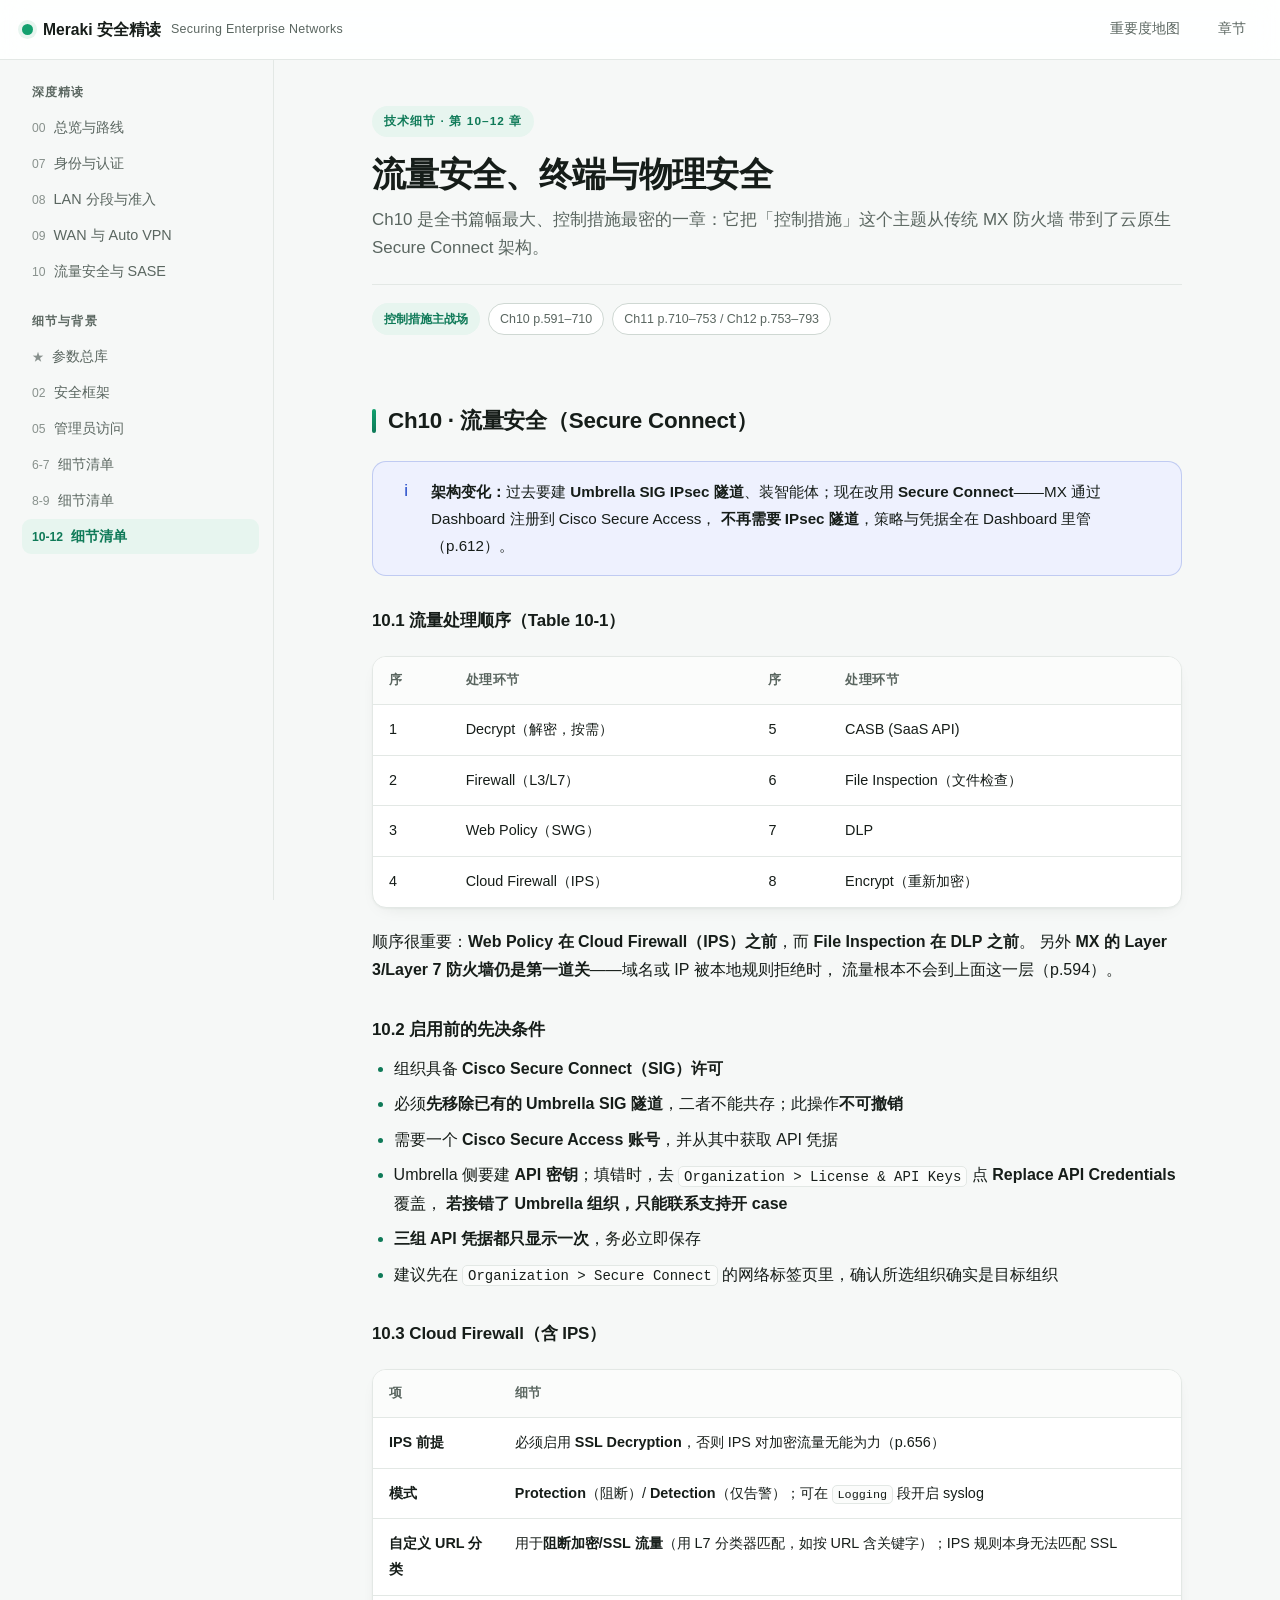
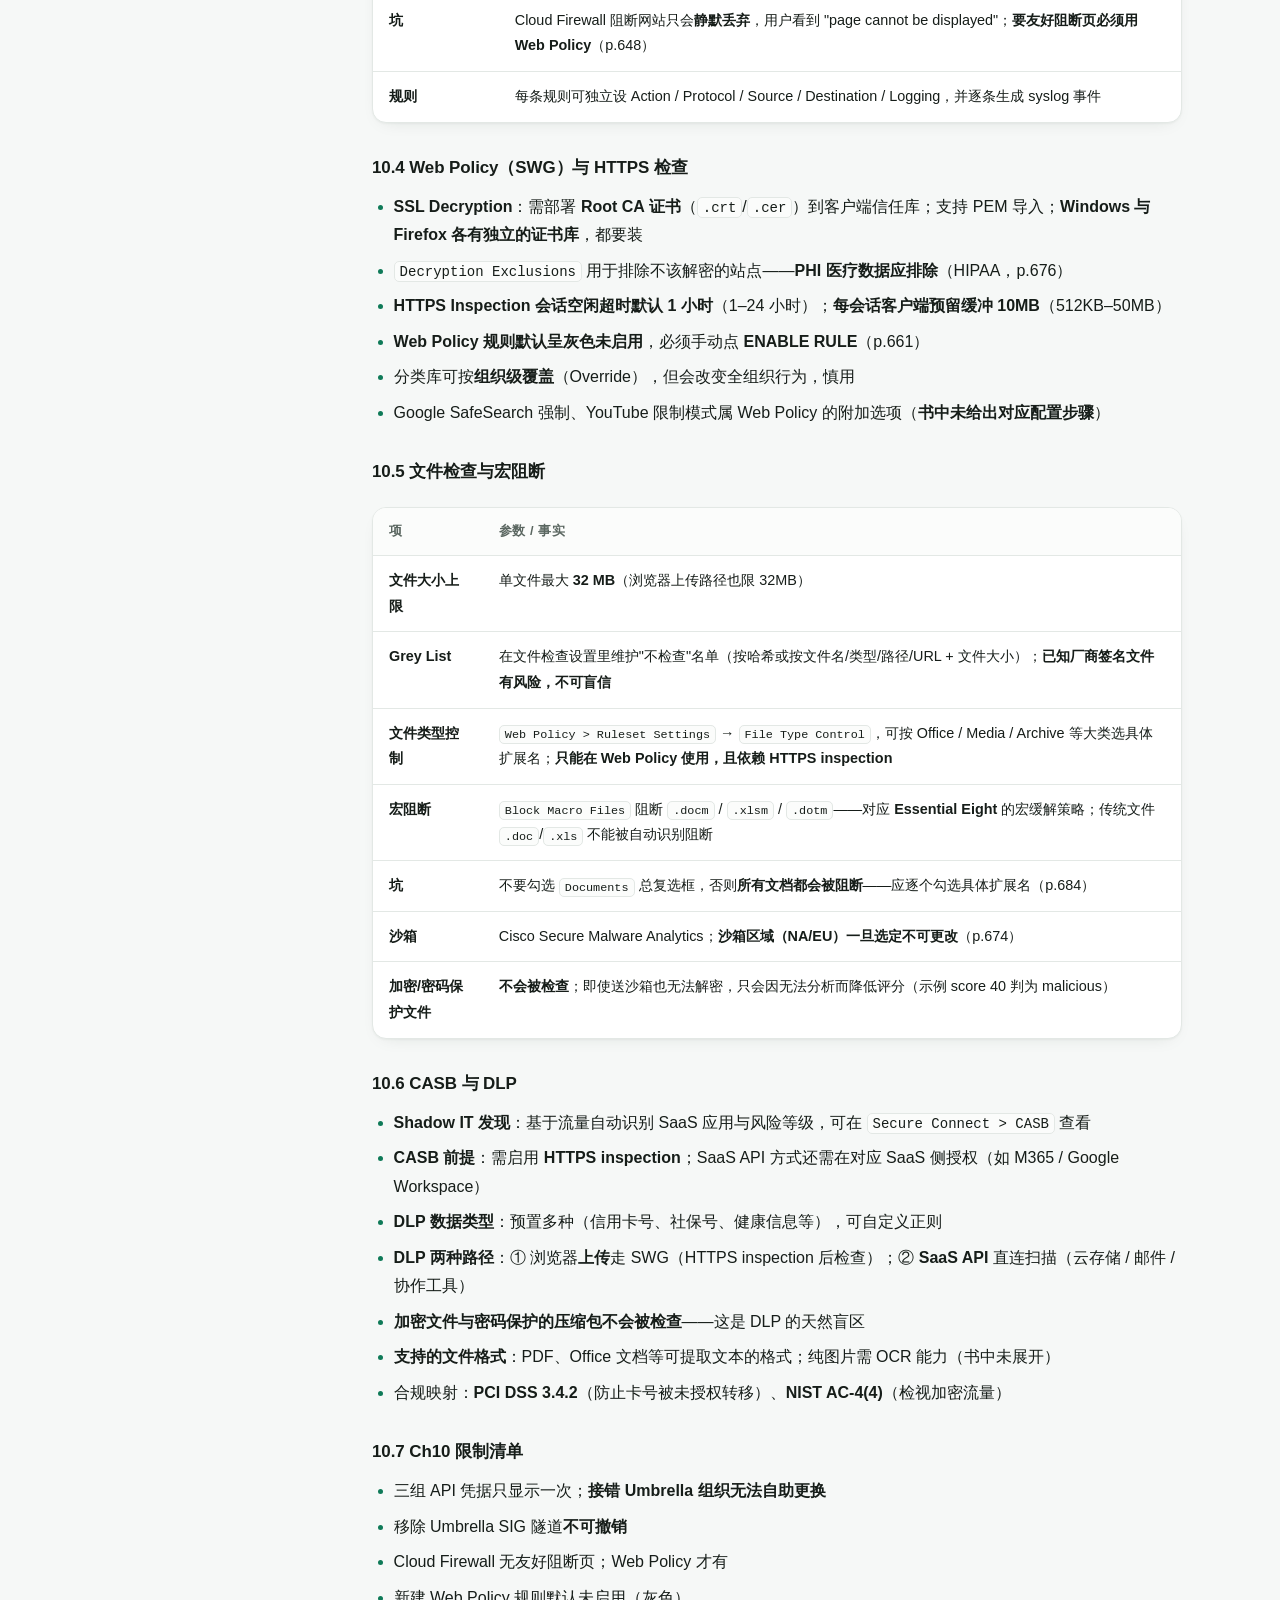
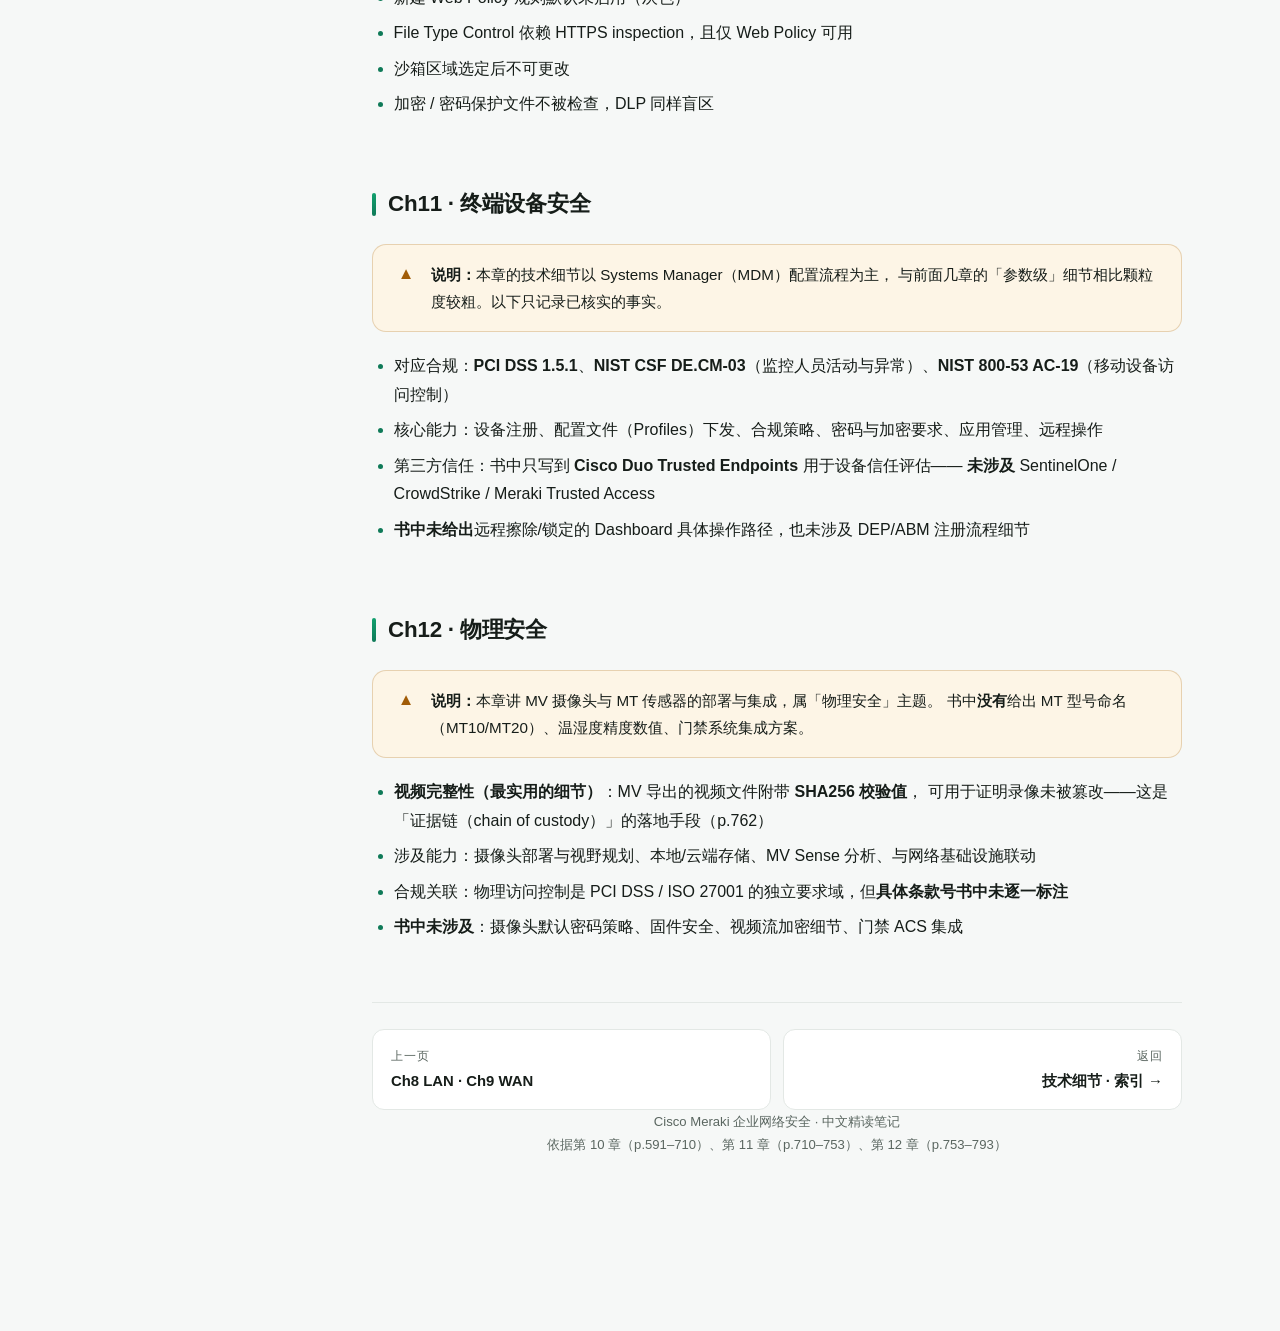
<file: notes/tech-ch10-ch12.html>
<!DOCTYPE html>
<html lang="zh-CN">
<head>
<meta charset="UTF-8">
<meta name="viewport" content="width=device-width, initial-scale=1">
<title>Ch10 流量安全 · Ch11 终端 · Ch12 物理 · 技术细节</title>
<meta name="description" content="Meraki Secure Connect 执行顺序与凭据、Cloud Firewall/IPS、SWG 文件检查与宏阻断、CASB/DLP；终端与物理安全要点。">
<link rel="stylesheet" href="../assets/style.css">
</head>
<body>
<div id="progress"></div>

<header class="topbar">
  <button class="menu-btn" aria-label="打开目录">☰</button>
  <a class="brand" href="../index.html">
    <span class="dot"></span>
    Meraki 安全精读
    <small>Securing Enterprise Networks</small>
  </a>
  <span class="topbar-spacer"></span>
  <a class="topbar-link hide-sm" href="../index.html#importance">重要度地图</a>
  <a class="topbar-link" href="../index.html#chapters">章节</a>
</header>

<div class="layout">
  <nav class="sidebar">
    <div class="side-group-title">深度精读</div>
    <a href="../index.html"><span class="num">00</span>总览与路线</a>
    <a href="deep-ch07-identity.html"><span class="num">07</span>身份与认证</a>
    <a href="deep-ch08-lan.html"><span class="num">08</span>LAN 分段与准入</a>
    <a href="deep-ch09-wan.html"><span class="num">09</span>WAN 与 Auto VPN</a>
    <a href="deep-ch10-traffic.html"><span class="num">10</span>流量安全与 SASE</a>
    <div class="side-group-title">细节与背景</div>
    <a href="tech-details.html"><span class="num">★</span>参数总库</a>
    <a href="ch02-frameworks.html"><span class="num">02</span>安全框架</a>
    <a href="ch05-admin-access-details.html"><span class="num">05</span>管理员访问</a>
    <a href="tech-ch06-ch07.html"><span class="num">6-7</span>细节清单</a>
    <a href="tech-ch08-ch09.html"><span class="num">8-9</span>细节清单</a>
    <a class="active" href="tech-ch10-ch12.html"><span class="num">10-12</span>细节清单</a>
  </nav>

  <main>
  <article class="content">

    <div class="chapter-head">
      <div class="eyebrow">技术细节 · 第 10–12 章</div>
      <h1>流量安全、终端与物理安全</h1>
      <p class="subtitle">
        Ch10 是全书篇幅最大、控制措施最密的一章：它把「控制措施」这个主题从传统 MX 防火墙
        带到了云原生 Secure Connect 架构。
      </p>
      <div class="meta-row">
        <span class="chip strong">控制措施主战场</span>
        <span class="chip">Ch10 p.591–710</span>
        <span class="chip">Ch11 p.710–753 / Ch12 p.753–793</span>
      </div>
    </div>

    <!-- ============ Ch10 ============ -->
    <h2>Ch10 · 流量安全（Secure Connect）</h2>

    <div class="callout info">
      <span class="ico">i</span>
      <div>
        <p><strong>架构变化：</strong>过去要建 <strong>Umbrella SIG IPsec 隧道</strong>、装智能体；现在改用
        <strong>Secure Connect</strong>——MX 通过 Dashboard 注册到 Cisco Secure Access，
        <strong>不再需要 IPsec 隧道</strong>，策略与凭据全在 Dashboard 里管（p.612）。</p>
      </div>
    </div>

    <h3>10.1 流量处理顺序（Table 10-1）</h3>

    <div class="table-wrap">
      <table>
        <thead><tr><th>序</th><th>处理环节</th><th>序</th><th>处理环节</th></tr></thead>
        <tbody>
          <tr><td>1</td><td>Decrypt（解密，按需）</td><td>5</td><td>CASB (SaaS API)</td></tr>
          <tr><td>2</td><td>Firewall（L3/L7）</td><td>6</td><td>File Inspection（文件检查）</td></tr>
          <tr><td>3</td><td>Web Policy（SWG）</td><td>7</td><td>DLP</td></tr>
          <tr><td>4</td><td>Cloud Firewall（IPS）</td><td>8</td><td>Encrypt（重新加密）</td></tr>
        </tbody>
      </table>
    </div>

    <p>顺序很重要：<strong>Web Policy 在 Cloud Firewall（IPS）之前</strong>，而 <strong>File Inspection 在 DLP 之前</strong>。
    另外 <strong>MX 的 Layer 3/Layer 7 防火墙仍是第一道关</strong>——域名或 IP 被本地规则拒绝时，
    流量根本不会到上面这一层（p.594）。</p>

    <h3>10.2 启用前的先决条件</h3>
    <ul>
      <li>组织具备 <strong>Cisco Secure Connect（SIG）许可</strong></li>
      <li>必须<strong>先移除已有的 Umbrella SIG 隧道</strong>，二者不能共存；此操作<strong>不可撤销</strong></li>
      <li>需要一个 <strong>Cisco Secure Access 账号</strong>，并从其中获取 API 凭据</li>
      <li>Umbrella 侧要建 <strong>API 密钥</strong>；填错时，去 <code>Organization &gt; License &amp; API Keys</code> 点 <strong>Replace API Credentials</strong> 覆盖，
        <strong>若接错了 Umbrella 组织，只能联系支持开 case</strong></li>
      <li><strong>三组 API 凭据都只显示一次</strong>，务必立即保存</li>
      <li>建议先在 <code>Organization &gt; Secure Connect</code> 的网络标签页里，确认所选组织确实是目标组织</li>
    </ul>

    <h3>10.3 Cloud Firewall（含 IPS）</h3>
    <div class="table-wrap">
      <table>
        <thead><tr><th>项</th><th>细节</th></tr></thead>
        <tbody>
          <tr><td><strong>IPS 前提</strong></td><td>必须启用 <strong>SSL Decryption</strong>，否则 IPS 对加密流量无能为力（p.656）</td></tr>
          <tr><td><strong>模式</strong></td><td><strong>Protection</strong>（阻断）/ <strong>Detection</strong>（仅告警）；可在 <code>Logging</code> 段开启 syslog</td></tr>
          <tr><td><strong>自定义 URL 分类</strong></td><td>用于<strong>阻断加密/SSL 流量</strong>（用 L7 分类器匹配，如按 URL 含关键字）；IPS 规则本身无法匹配 SSL</td></tr>
          <tr><td><strong>坑</strong></td><td>Cloud Firewall 阻断网站只会<strong>静默丢弃</strong>，用户看到 "page cannot be displayed"；<strong>要友好阻断页必须用 Web Policy</strong>（p.648）</td></tr>
          <tr><td><strong>规则</strong></td><td>每条规则可独立设 Action / Protocol / Source / Destination / Logging，并逐条生成 syslog 事件</td></tr>
        </tbody>
      </table>
    </div>

    <h3>10.4 Web Policy（SWG）与 HTTPS 检查</h3>
    <ul>
      <li><strong>SSL Decryption</strong>：需部署 <strong>Root CA 证书</strong>（<code>.crt</code>/<code>.cer</code>）到客户端信任库；支持 PEM 导入；<strong>Windows 与 Firefox 各有独立的证书库</strong>，都要装</li>
      <li><code>Decryption Exclusions</code> 用于排除不该解密的站点——<strong>PHI 医疗数据应排除</strong>（HIPAA，p.676）</li>
      <li><strong>HTTPS Inspection 会话空闲超时默认 1 小时</strong>（1–24 小时）；<strong>每会话客户端预留缓冲 10MB</strong>（512KB–50MB）</li>
      <li><strong>Web Policy 规则默认呈灰色未启用</strong>，必须手动点 <strong>ENABLE RULE</strong>（p.661）</li>
      <li>分类库可按<strong>组织级覆盖</strong>（Override），但会改变全组织行为，慎用</li>
      <li>Google SafeSearch 强制、YouTube 限制模式属 Web Policy 的附加选项（<strong>书中未给出对应配置步骤</strong>）</li>
    </ul>

    <h3>10.5 文件检查与宏阻断</h3>
    <div class="table-wrap">
      <table>
        <thead><tr><th>项</th><th>参数 / 事实</th></tr></thead>
        <tbody>
          <tr><td><strong>文件大小上限</strong></td><td>单文件最大 <strong>32 MB</strong>（浏览器上传路径也限 32MB）</td></tr>
          <tr><td><strong>Grey List</strong></td><td>在文件检查设置里维护"不检查"名单（按哈希或按文件名/类型/路径/URL + 文件大小）；<strong>已知厂商签名文件有风险，不可盲信</strong></td></tr>
          <tr><td><strong>文件类型控制</strong></td><td><code>Web Policy &gt; Ruleset Settings</code> → <code>File Type Control</code>，可按 Office / Media / Archive 等大类选具体扩展名；<strong>只能在 Web Policy 使用，且依赖 HTTPS inspection</strong></td></tr>
          <tr><td><strong>宏阻断</strong></td><td><code>Block Macro Files</code> 阻断 <code>.docm</code> / <code>.xlsm</code> / <code>.dotm</code>——对应 <strong>Essential Eight</strong> 的宏缓解策略；传统文件 <code>.doc</code>/<code>.xls</code> 不能被自动识别阻断</td></tr>
          <tr><td><strong>坑</strong></td><td>不要勾选 <code>Documents</code> 总复选框，否则<strong>所有文档都会被阻断</strong>——应逐个勾选具体扩展名（p.684）</td></tr>
          <tr><td><strong>沙箱</strong></td><td>Cisco Secure Malware Analytics；<strong>沙箱区域（NA/EU）一旦选定不可更改</strong>（p.674）</td></tr>
          <tr><td><strong>加密/密码保护文件</strong></td><td><strong>不会被检查</strong>；即使送沙箱也无法解密，只会因无法分析而降低评分（示例 score 40 判为 malicious）</td></tr>
        </tbody>
      </table>
    </div>

    <h3>10.6 CASB 与 DLP</h3>
    <ul>
      <li><strong>Shadow IT 发现</strong>：基于流量自动识别 SaaS 应用与风险等级，可在 <code>Secure Connect &gt; CASB</code> 查看</li>
      <li><strong>CASB 前提</strong>：需启用 <strong>HTTPS inspection</strong>；SaaS API 方式还需在对应 SaaS 侧授权（如 M365 / Google Workspace）</li>
      <li><strong>DLP 数据类型</strong>：预置多种（信用卡号、社保号、健康信息等），可自定义正则</li>
      <li><strong>DLP 两种路径</strong>：① 浏览器<strong>上传</strong>走 SWG（HTTPS inspection 后检查）；② <strong>SaaS API</strong> 直连扫描（云存储 / 邮件 / 协作工具）</li>
      <li><strong>加密文件与密码保护的压缩包不会被检查</strong>——这是 DLP 的天然盲区</li>
      <li><strong>支持的文件格式</strong>：PDF、Office 文档等可提取文本的格式；纯图片需 OCR 能力（书中未展开）</li>
      <li>合规映射：<strong>PCI DSS 3.4.2</strong>（防止卡号被未授权转移）、<strong>NIST AC-4(4)</strong>（检视加密流量）</li>
    </ul>

    <h3>10.7 Ch10 限制清单</h3>
    <ul>
      <li>三组 API 凭据只显示一次；<strong>接错 Umbrella 组织无法自助更换</strong></li>
      <li>移除 Umbrella SIG 隧道<strong>不可撤销</strong></li>
      <li>Cloud Firewall 无友好阻断页；Web Policy 才有</li>
      <li>新建 Web Policy 规则默认未启用（灰色）</li>
      <li>File Type Control 依赖 HTTPS inspection，且仅 Web Policy 可用</li>
      <li>沙箱区域选定后不可更改</li>
      <li>加密 / 密码保护文件不被检查，DLP 同样盲区</li>
    </ul>

    <!-- ============ Ch11 ============ -->
    <h2>Ch11 · 终端设备安全</h2>

    <div class="callout warn">
      <span class="ico">▲</span>
      <div>
        <p><strong>说明：</strong>本章的技术细节以 Systems Manager（MDM）配置流程为主，
        与前面几章的「参数级」细节相比颗粒度较粗。以下只记录已核实的事实。</p>
      </div>
    </div>

    <ul>
      <li>对应合规：<strong>PCI DSS 1.5.1</strong>、<strong>NIST CSF DE.CM-03</strong>（监控人员活动与异常）、<strong>NIST 800-53 AC-19</strong>（移动设备访问控制）</li>
      <li>核心能力：设备注册、配置文件（Profiles）下发、合规策略、密码与加密要求、应用管理、远程操作</li>
      <li>第三方信任：书中只写到 <strong>Cisco Duo Trusted Endpoints</strong> 用于设备信任评估——
        <strong>未涉及</strong> SentinelOne / CrowdStrike / Meraki Trusted Access</li>
      <li><strong>书中未给出</strong>远程擦除/锁定的 Dashboard 具体操作路径，也未涉及 DEP/ABM 注册流程细节</li>
    </ul>

    <!-- ============ Ch12 ============ -->
    <h2>Ch12 · 物理安全</h2>

    <div class="callout warn">
      <span class="ico">▲</span>
      <div>
        <p><strong>说明：</strong>本章讲 MV 摄像头与 MT 传感器的部署与集成，属「物理安全」主题。
        书中<strong>没有</strong>给出 MT 型号命名（MT10/MT20）、温湿度精度数值、门禁系统集成方案。</p>
      </div>
    </div>

    <ul>
      <li><strong>视频完整性（最实用的细节）</strong>：MV 导出的视频文件附带 <strong>SHA256 校验值</strong>，
        可用于证明录像未被篡改——这是「证据链（chain of custody）」的落地手段（p.762）</li>
      <li>涉及能力：摄像头部署与视野规划、本地/云端存储、MV Sense 分析、与网络基础设施联动</li>
      <li>合规关联：物理访问控制是 PCI DSS / ISO 27001 的独立要求域，但<strong>具体条款号书中未逐一标注</strong></li>
      <li><strong>书中未涉及</strong>：摄像头默认密码策略、固件安全、视频流加密细节、门禁 ACS 集成</li>
    </ul>

    <div class="pager">
      <a href="tech-ch08-ch09.html">
        <span class="dir">上一页</span>
        <span class="ttl">Ch8 LAN · Ch9 WAN</span>
      </a>
      <a class="next" href="tech-details.html">
        <span class="dir">返回</span>
        <span class="ttl">技术细节 · 索引 →</span>
      </a>
    </div>

  </article>

  <footer>
    <p>Cisco Meraki 企业网络安全 · 中文精读笔记<br>
    依据第 10 章（p.591–710）、第 11 章（p.710–753）、第 12 章（p.753–793）</p>
  </footer>
  </main>
</div>

<div id="overlay"></div>
<script src="../assets/app.js"></script>
</body>
</html>
</file>
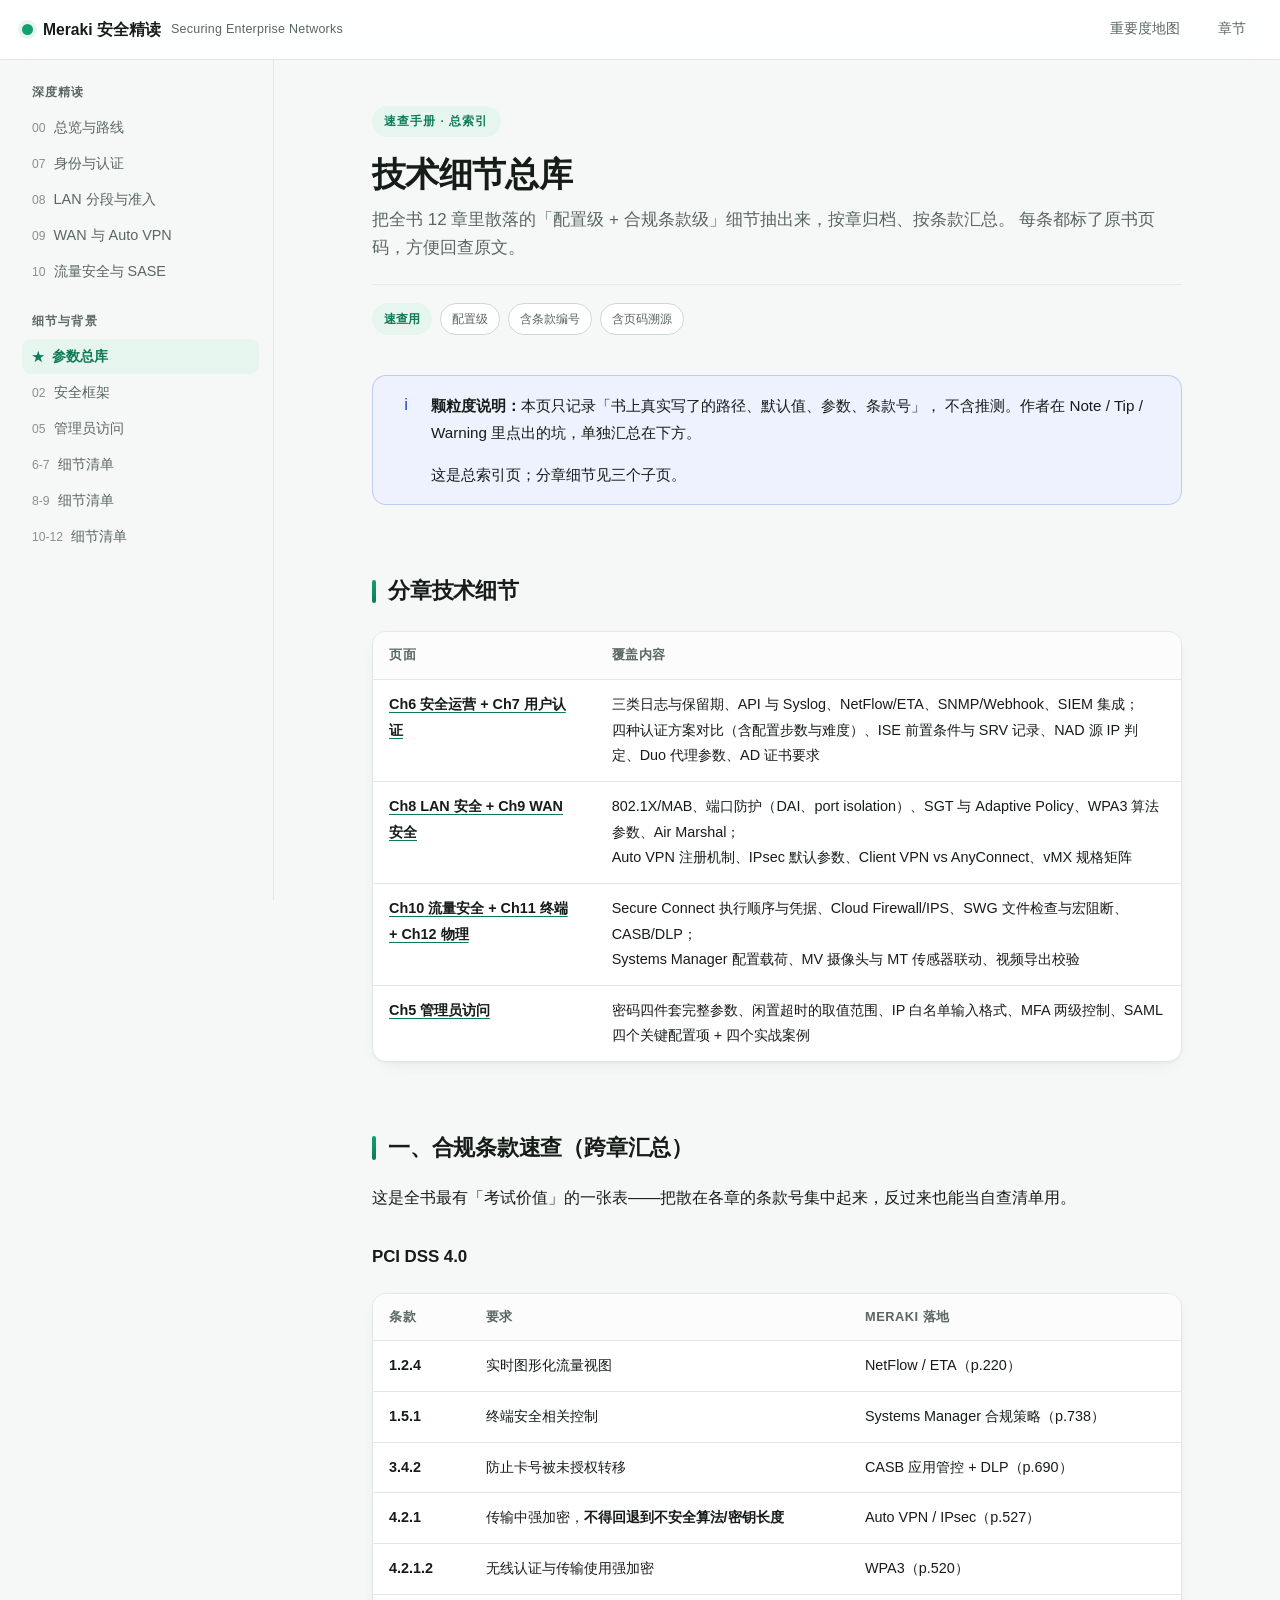
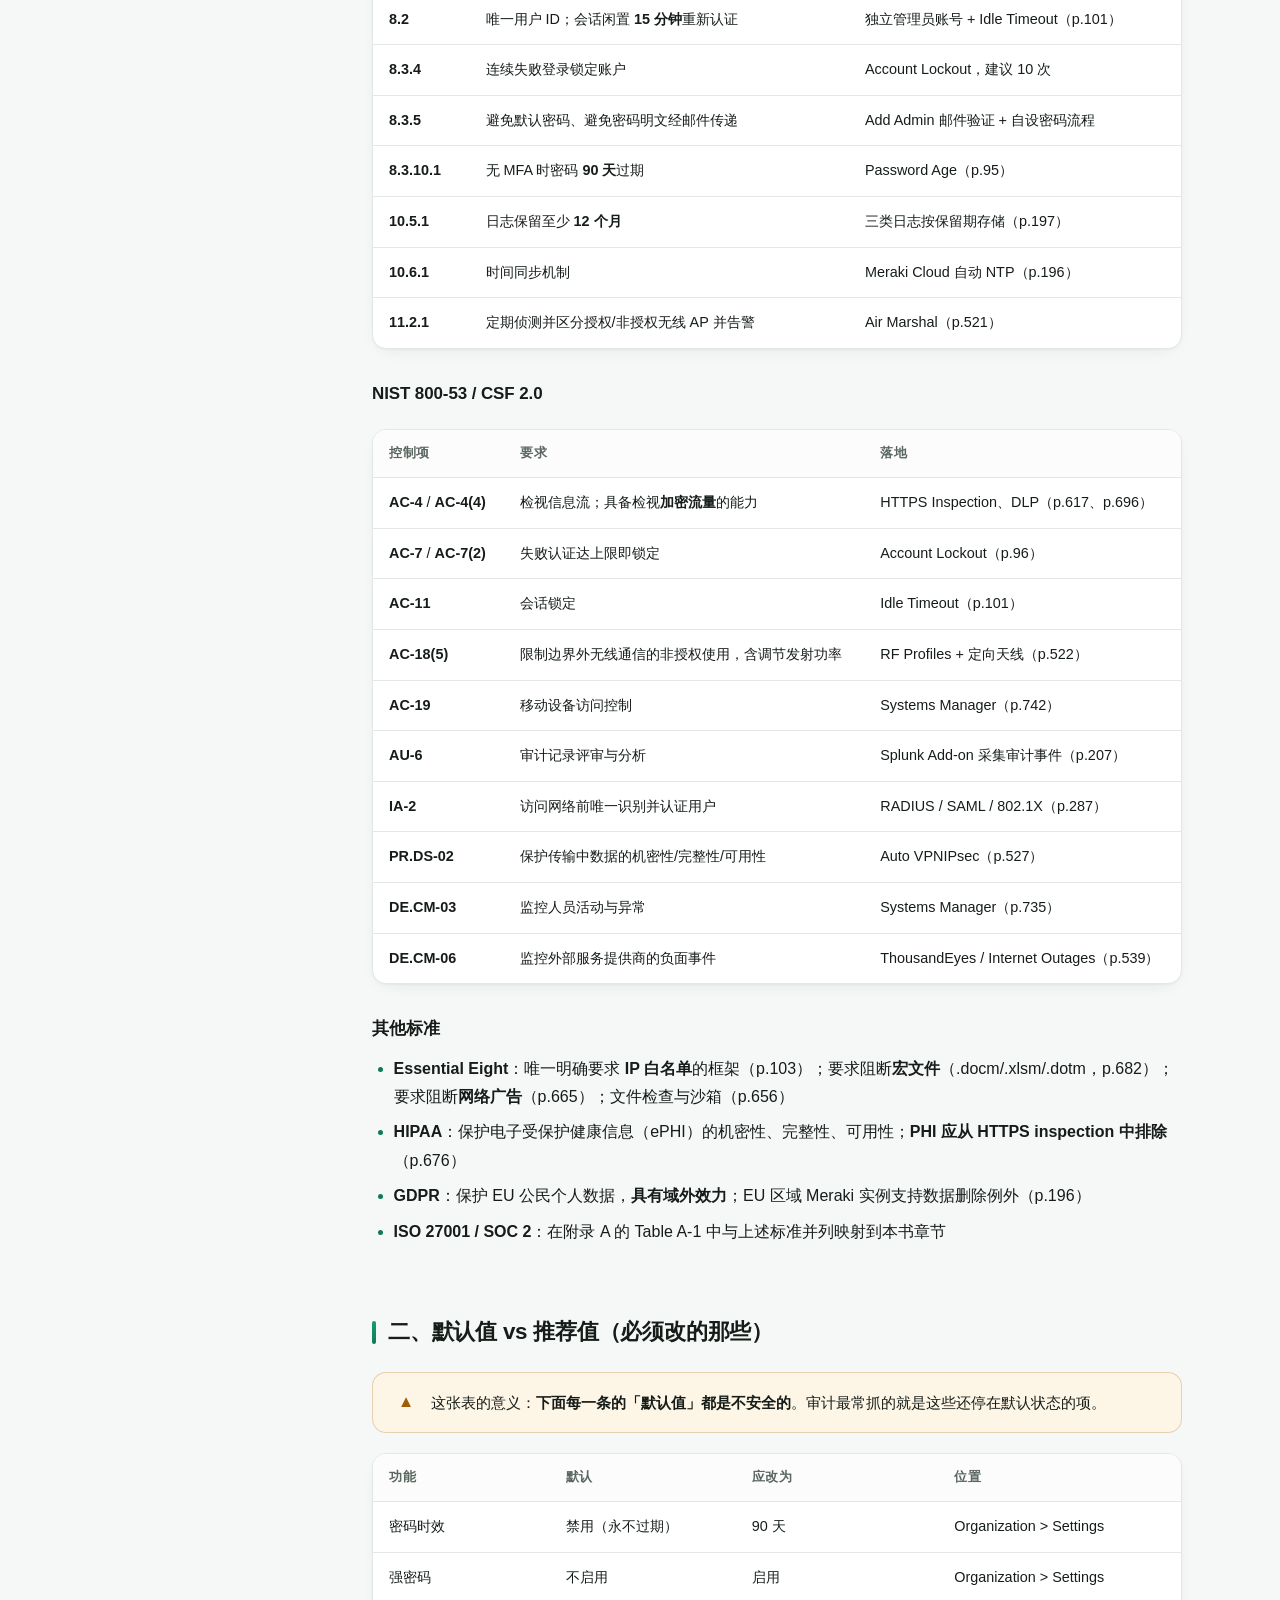
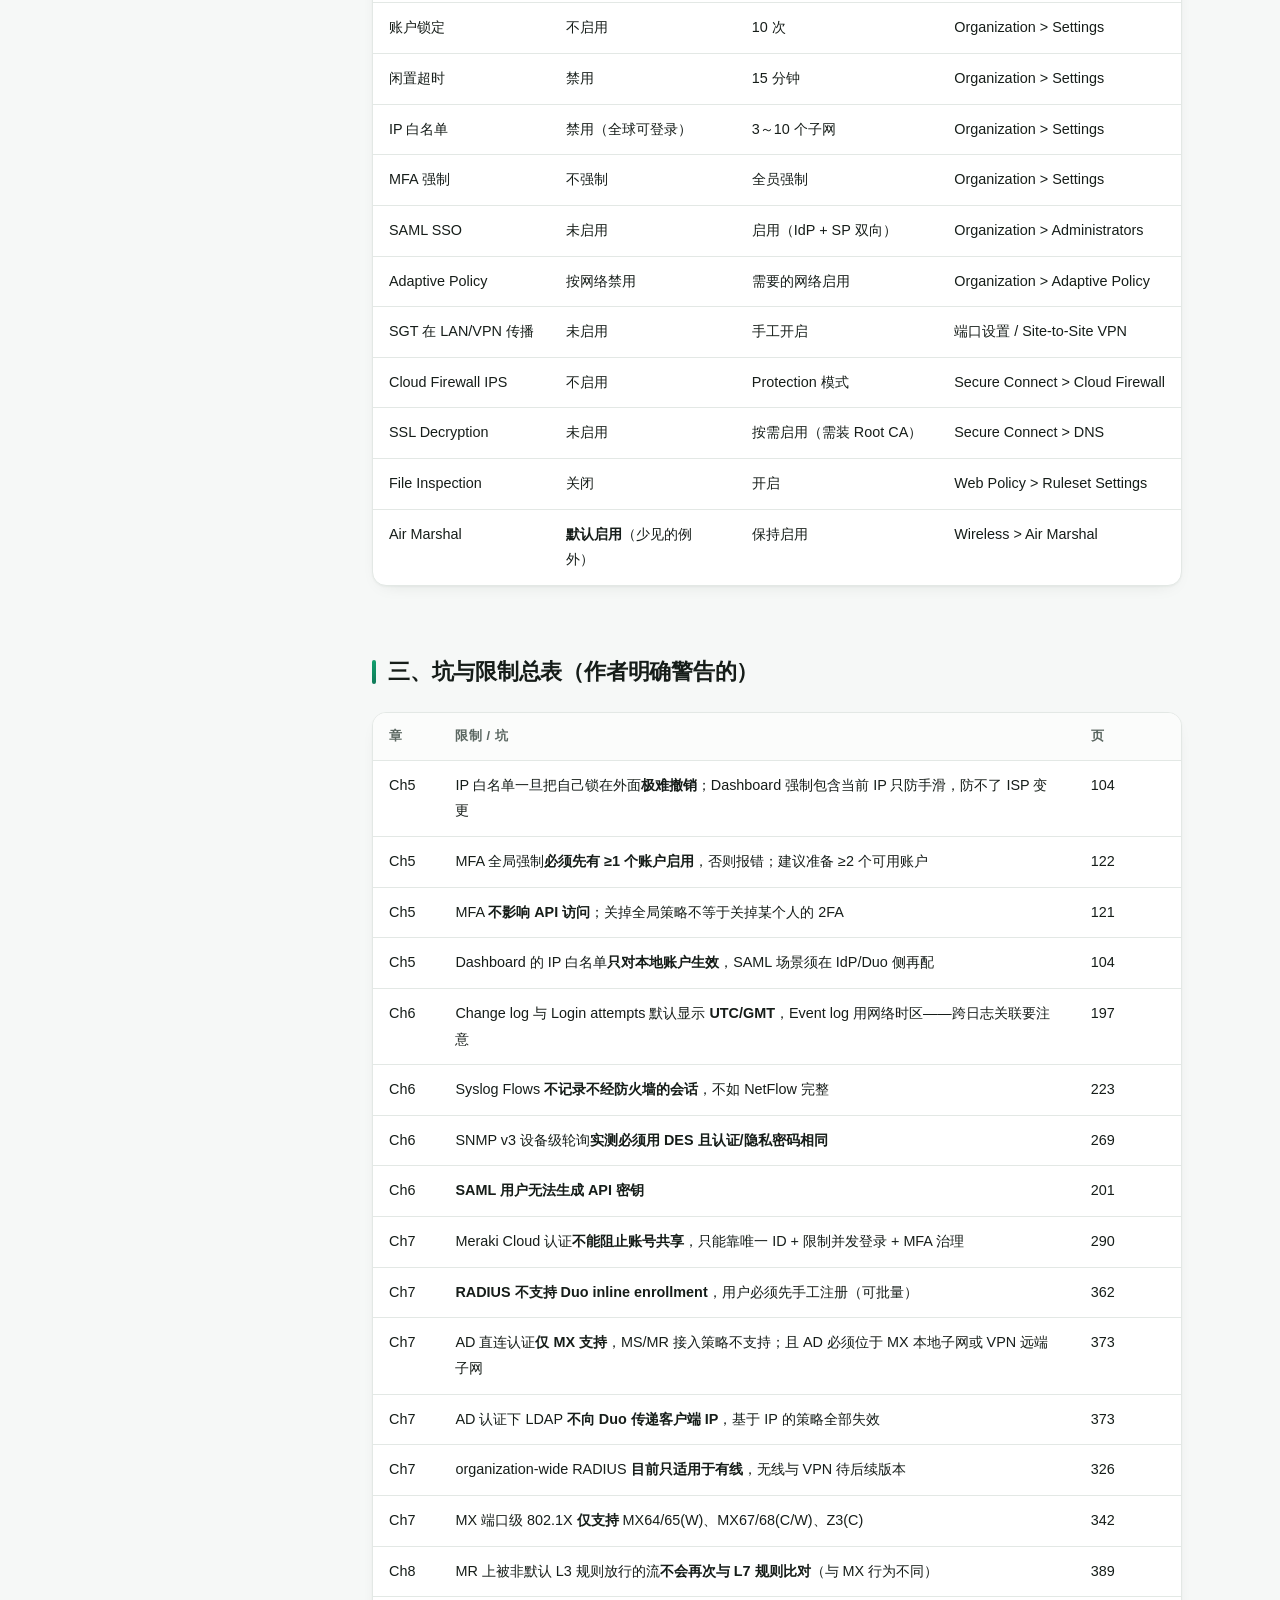
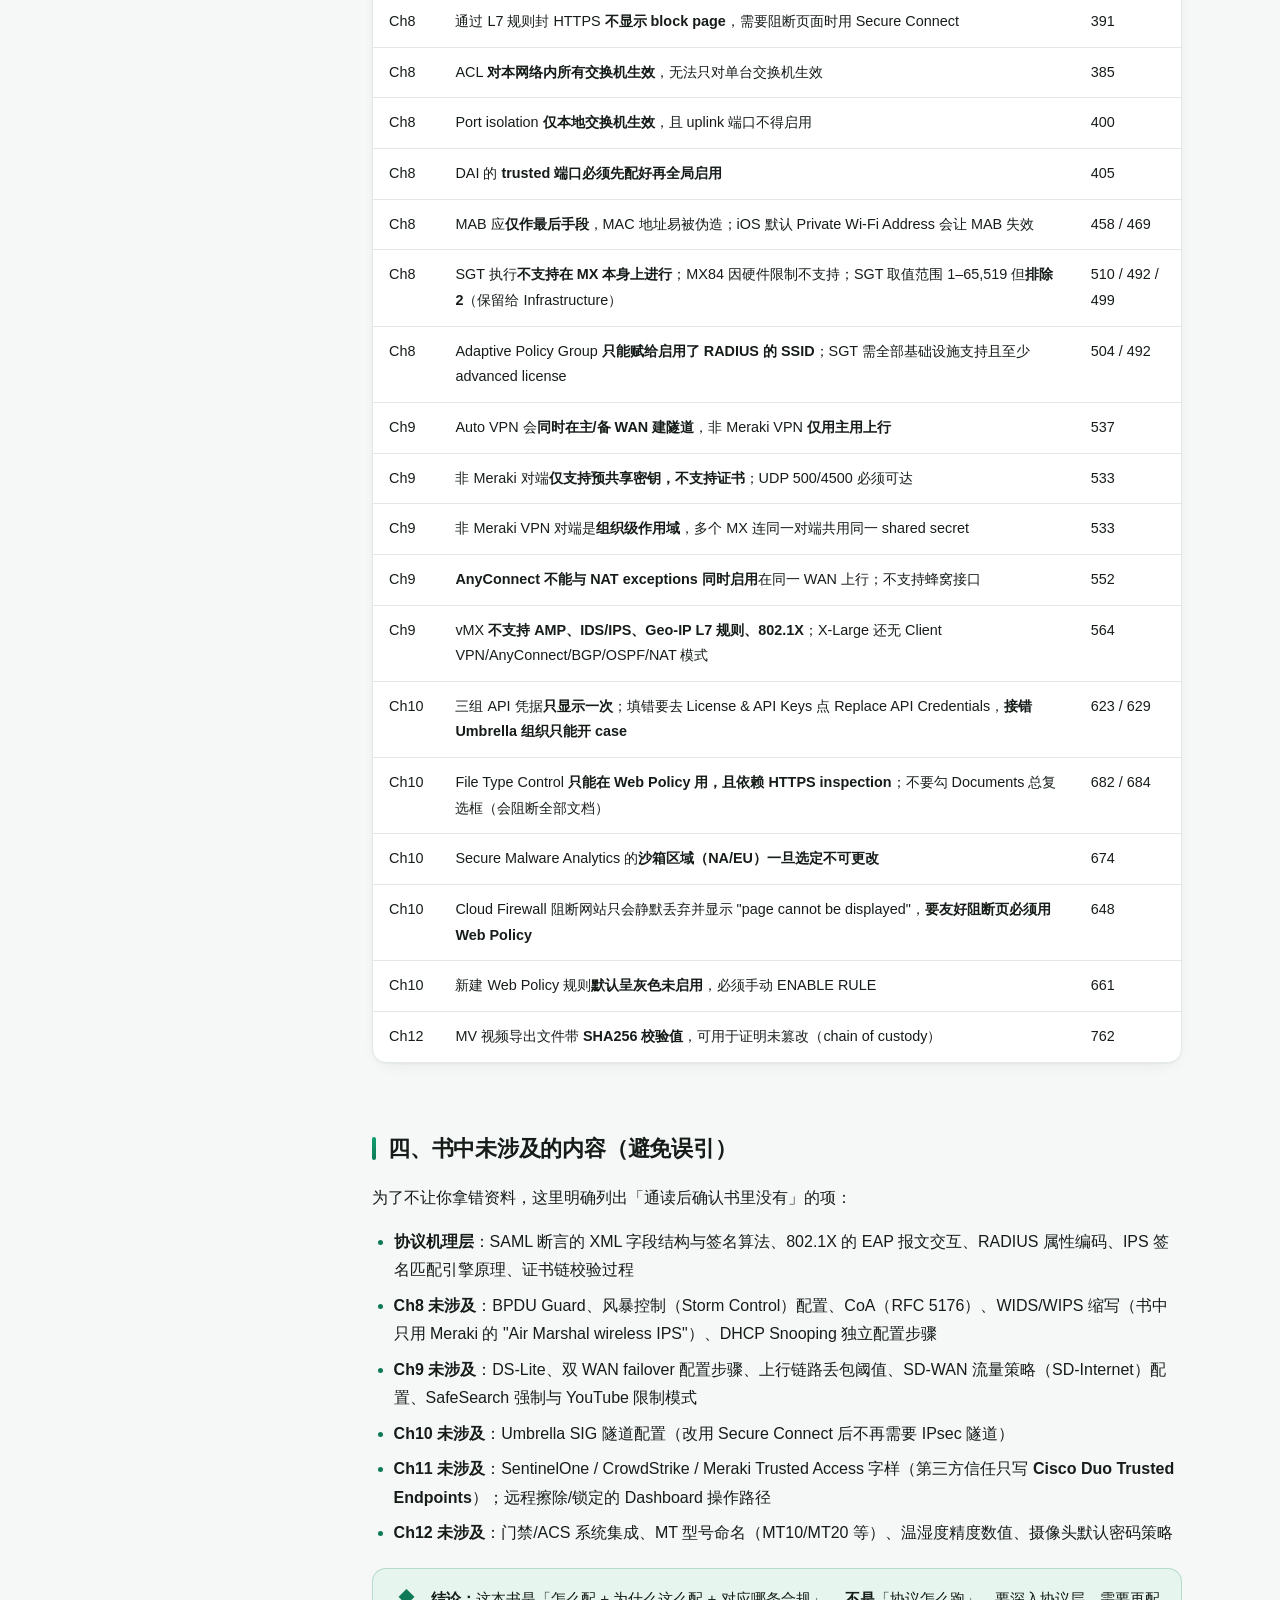
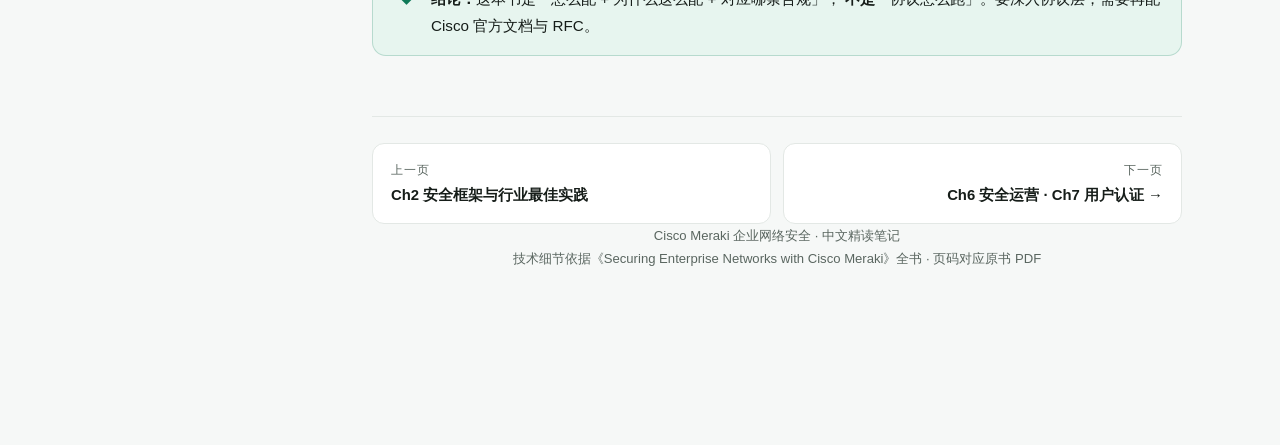
<file: notes/tech-details.html>
<!DOCTYPE html>
<html lang="zh-CN">
<head>
<meta charset="UTF-8">
<meta name="viewport" content="width=device-width, initial-scale=1">
<title>技术细节总库 · 索引与跨章汇总 · Meraki 安全精读</title>
<meta name="description" content="Cisco Meraki 安全全书技术细节速查索引：合规条款编号汇总、默认值与推荐值对照、限制与坑总表。">
<link rel="stylesheet" href="../assets/style.css">
</head>
<body>
<div id="progress"></div>

<header class="topbar">
  <button class="menu-btn" aria-label="打开目录">☰</button>
  <a class="brand" href="../index.html">
    <span class="dot"></span>
    Meraki 安全精读
    <small>Securing Enterprise Networks</small>
  </a>
  <span class="topbar-spacer"></span>
  <a class="topbar-link hide-sm" href="../index.html#importance">重要度地图</a>
  <a class="topbar-link" href="../index.html#chapters">章节</a>
</header>

<div class="layout">
  <nav class="sidebar">
    <div class="side-group-title">深度精读</div>
    <a href="../index.html"><span class="num">00</span>总览与路线</a>
    <a href="deep-ch07-identity.html"><span class="num">07</span>身份与认证</a>
    <a href="deep-ch08-lan.html"><span class="num">08</span>LAN 分段与准入</a>
    <a href="deep-ch09-wan.html"><span class="num">09</span>WAN 与 Auto VPN</a>
    <a href="deep-ch10-traffic.html"><span class="num">10</span>流量安全与 SASE</a>
    <div class="side-group-title">细节与背景</div>
    <a class="active" href="tech-details.html"><span class="num">★</span>参数总库</a>
    <a href="ch02-frameworks.html"><span class="num">02</span>安全框架</a>
    <a href="ch05-admin-access-details.html"><span class="num">05</span>管理员访问</a>
    <a href="tech-ch06-ch07.html"><span class="num">6-7</span>细节清单</a>
    <a href="tech-ch08-ch09.html"><span class="num">8-9</span>细节清单</a>
    <a href="tech-ch10-ch12.html"><span class="num">10-12</span>细节清单</a>
  </nav>

  <main>
  <article class="content">

    <div class="chapter-head">
      <div class="eyebrow">速查手册 · 总索引</div>
      <h1>技术细节总库</h1>
      <p class="subtitle">
        把全书 12 章里散落的「配置级 + 合规条款级」细节抽出来，按章归档、按条款汇总。
        每条都标了原书页码，方便回查原文。
      </p>
      <div class="meta-row">
        <span class="chip strong">速查用</span>
        <span class="chip">配置级</span>
        <span class="chip">含条款编号</span>
        <span class="chip">含页码溯源</span>
      </div>
    </div>

    <div class="callout info">
      <span class="ico">i</span>
      <div>
        <p><strong>颗粒度说明：</strong>本页只记录「书上真实写了的路径、默认值、参数、条款号」，
        不含推测。作者在 Note / Tip / Warning 里点出的坑，单独汇总在下方。</p>
        <p style="margin-bottom:0">这是总索引页；分章细节见三个子页。</p>
      </div>
    </div>

    <h2>分章技术细节</h2>

    <div class="table-wrap">
      <table>
        <thead><tr><th>页面</th><th>覆盖内容</th></tr></thead>
        <tbody>
          <tr>
            <td><a href="tech-ch06-ch07.html"><strong>Ch6 安全运营 + Ch7 用户认证</strong></a></td>
            <td>三类日志与保留期、API 与 Syslog、NetFlow/ETA、SNMP/Webhook、SIEM 集成；<br>
            四种认证方案对比（含配置步数与难度）、ISE 前置条件与 SRV 记录、NAD 源 IP 判定、Duo 代理参数、AD 证书要求</td>
          </tr>
          <tr>
            <td><a href="tech-ch08-ch09.html"><strong>Ch8 LAN 安全 + Ch9 WAN 安全</strong></a></td>
            <td>802.1X/MAB、端口防护（DAI、port isolation）、SGT 与 Adaptive Policy、WPA3 算法参数、Air Marshal；<br>
            Auto VPN 注册机制、IPsec 默认参数、Client VPN vs AnyConnect、vMX 规格矩阵</td>
          </tr>
          <tr>
            <td><a href="tech-ch10-ch12.html"><strong>Ch10 流量安全 + Ch11 终端 + Ch12 物理</strong></a></td>
            <td>Secure Connect 执行顺序与凭据、Cloud Firewall/IPS、SWG 文件检查与宏阻断、CASB/DLP；<br>
            Systems Manager 配置载荷、MV 摄像头与 MT 传感器联动、视频导出校验</td>
          </tr>
          <tr>
            <td><a href="ch05-admin-access-details.html"><strong>Ch5 管理员访问</strong></a></td>
            <td>密码四件套完整参数、闲置超时的取值范围、IP 白名单输入格式、MFA 两级控制、SAML 四个关键配置项 + 四个实战案例</td>
          </tr>
        </tbody>
      </table>
    </div>

    <h2 id="compliance">一、合规条款速查（跨章汇总）</h2>

    <p>这是全书最有「考试价值」的一张表——把散在各章的条款号集中起来，反过来也能当自查清单用。</p>

    <h3>PCI DSS 4.0</h3>
    <div class="table-wrap">
      <table>
        <thead><tr><th>条款</th><th>要求</th><th>Meraki 落地</th></tr></thead>
        <tbody>
          <tr><td><strong>1.2.4</strong></td><td>实时图形化流量视图</td><td>NetFlow / ETA（p.220）</td></tr>
          <tr><td><strong>1.5.1</strong></td><td>终端安全相关控制</td><td>Systems Manager 合规策略（p.738）</td></tr>
          <tr><td><strong>3.4.2</strong></td><td>防止卡号被未授权转移</td><td>CASB 应用管控 + DLP（p.690）</td></tr>
          <tr><td><strong>4.2.1</strong></td><td>传输中强加密，<strong>不得回退到不安全算法/密钥长度</strong></td><td>Auto VPN / IPsec（p.527）</td></tr>
          <tr><td><strong>4.2.1.2</strong></td><td>无线认证与传输使用强加密</td><td>WPA3（p.520）</td></tr>
          <tr><td><strong>8.2</strong></td><td>唯一用户 ID；会话闲置 <strong>15 分钟</strong>重新认证</td><td>独立管理员账号 + Idle Timeout（p.101）</td></tr>
          <tr><td><strong>8.3.4</strong></td><td>连续失败登录锁定账户</td><td>Account Lockout，建议 10 次</td></tr>
          <tr><td><strong>8.3.5</strong></td><td>避免默认密码、避免密码明文经邮件传递</td><td>Add Admin 邮件验证 + 自设密码流程</td></tr>
          <tr><td><strong>8.3.10.1</strong></td><td>无 MFA 时密码 <strong>90 天</strong>过期</td><td>Password Age（p.95）</td></tr>
          <tr><td><strong>10.5.1</strong></td><td>日志保留至少 <strong>12 个月</strong></td><td>三类日志按保留期存储（p.197）</td></tr>
          <tr><td><strong>10.6.1</strong></td><td>时间同步机制</td><td>Meraki Cloud 自动 NTP（p.196）</td></tr>
          <tr><td><strong>11.2.1</strong></td><td>定期侦测并区分授权/非授权无线 AP 并告警</td><td>Air Marshal（p.521）</td></tr>
        </tbody>
      </table>
    </div>

    <h3>NIST 800-53 / CSF 2.0</h3>
    <div class="table-wrap">
      <table>
        <thead><tr><th>控制项</th><th>要求</th><th>落地</th></tr></thead>
        <tbody>
          <tr><td><strong>AC-4</strong> / <strong>AC-4(4)</strong></td><td>检视信息流；具备检视<strong>加密流量</strong>的能力</td><td>HTTPS Inspection、DLP（p.617、p.696）</td></tr>
          <tr><td><strong>AC-7</strong> / <strong>AC-7(2)</strong></td><td>失败认证达上限即锁定</td><td>Account Lockout（p.96）</td></tr>
          <tr><td><strong>AC-11</strong></td><td>会话锁定</td><td>Idle Timeout（p.101）</td></tr>
          <tr><td><strong>AC-18(5)</strong></td><td>限制边界外无线通信的非授权使用，含调节发射功率</td><td>RF Profiles + 定向天线（p.522）</td></tr>
          <tr><td><strong>AC-19</strong></td><td>移动设备访问控制</td><td>Systems Manager（p.742）</td></tr>
          <tr><td><strong>AU-6</strong></td><td>审计记录评审与分析</td><td>Splunk Add-on 采集审计事件（p.207）</td></tr>
          <tr><td><strong>IA-2</strong></td><td>访问网络前唯一识别并认证用户</td><td>RADIUS / SAML / 802.1X（p.287）</td></tr>
          <tr><td><strong>PR.DS-02</strong></td><td>保护传输中数据的机密性/完整性/可用性</td><td>Auto VPNIPsec（p.527）</td></tr>
          <tr><td><strong>DE.CM-03</strong></td><td>监控人员活动与异常</td><td>Systems Manager（p.735）</td></tr>
          <tr><td><strong>DE.CM-06</strong></td><td>监控外部服务提供商的负面事件</td><td>ThousandEyes / Internet Outages（p.539）</td></tr>
        </tbody>
      </table>
    </div>

    <h3>其他标准</h3>
    <ul>
      <li><strong>Essential Eight</strong>：唯一明确要求 <strong>IP 白名单</strong>的框架（p.103）；要求阻断<strong>宏文件</strong>（.docm/.xlsm/.dotm，p.682）；要求阻断<strong>网络广告</strong>（p.665）；文件检查与沙箱（p.656）</li>
      <li><strong>HIPAA</strong>：保护电子受保护健康信息（ePHI）的机密性、完整性、可用性；<strong>PHI 应从 HTTPS inspection 中排除</strong>（p.676）</li>
      <li><strong>GDPR</strong>：保护 EU 公民个人数据，<strong>具有域外效力</strong>；EU 区域 Meraki 实例支持数据删除例外（p.196）</li>
      <li><strong>ISO 27001 / SOC 2</strong>：在附录 A 的 Table A-1 中与上述标准并列映射到本书章节</li>
    </ul>

    <h2 id="defaults">二、默认值 vs 推荐值（必须改的那些）</h2>

    <div class="callout warn">
      <span class="ico">▲</span>
      <div>
        <p>这张表的意义：<strong>下面每一条的「默认值」都是不安全的</strong>。审计最常抓的就是这些还停在默认状态的项。</p>
      </div>
    </div>

    <div class="table-wrap">
      <table>
        <thead><tr><th>功能</th><th>默认</th><th>应改为</th><th>位置</th></tr></thead>
        <tbody>
          <tr><td>密码时效</td><td>禁用（永不过期）</td><td>90 天</td><td>Organization &gt; Settings</td></tr>
          <tr><td>强密码</td><td>不启用</td><td>启用</td><td>Organization &gt; Settings</td></tr>
          <tr><td>账户锁定</td><td>不启用</td><td>10 次</td><td>Organization &gt; Settings</td></tr>
          <tr><td>闲置超时</td><td>禁用</td><td>15 分钟</td><td>Organization &gt; Settings</td></tr>
          <tr><td>IP 白名单</td><td>禁用（全球可登录）</td><td>3～10 个子网</td><td>Organization &gt; Settings</td></tr>
          <tr><td>MFA 强制</td><td>不强制</td><td>全员强制</td><td>Organization &gt; Settings</td></tr>
          <tr><td>SAML SSO</td><td>未启用</td><td>启用（IdP + SP 双向）</td><td>Organization &gt; Administrators</td></tr>
          <tr><td>Adaptive Policy</td><td>按网络禁用</td><td>需要的网络启用</td><td>Organization &gt; Adaptive Policy</td></tr>
          <tr><td>SGT 在 LAN/VPN 传播</td><td>未启用</td><td>手工开启</td><td>端口设置 / Site-to-Site VPN</td></tr>
          <tr><td>Cloud Firewall IPS</td><td>不启用</td><td>Protection 模式</td><td>Secure Connect &gt; Cloud Firewall</td></tr>
          <tr><td>SSL Decryption</td><td>未启用</td><td>按需启用（需装 Root CA）</td><td>Secure Connect &gt; DNS</td></tr>
          <tr><td>File Inspection</td><td>关闭</td><td>开启</td><td>Web Policy &gt; Ruleset Settings</td></tr>
          <tr><td>Air Marshal</td><td><strong>默认启用</strong>（少见的例外）</td><td>保持启用</td><td>Wireless &gt; Air Marshal</td></tr>
        </tbody>
      </table>
    </div>

    <h2 id="traps">三、坑与限制总表（作者明确警告的）</h2>

    <div class="table-wrap">
      <table>
        <thead><tr><th>章</th><th>限制 / 坑</th><th>页</th></tr></thead>
        <tbody>
          <tr><td>Ch5</td><td>IP 白名单一旦把自己锁在外面<strong>极难撤销</strong>；Dashboard 强制包含当前 IP 只防手滑，防不了 ISP 变更</td><td>104</td></tr>
          <tr><td>Ch5</td><td>MFA 全局强制<strong>必须先有 ≥1 个账户启用</strong>，否则报错；建议准备 ≥2 个可用账户</td><td>122</td></tr>
          <tr><td>Ch5</td><td>MFA <strong>不影响 API 访问</strong>；关掉全局策略不等于关掉某个人的 2FA</td><td>121</td></tr>
          <tr><td>Ch5</td><td>Dashboard 的 IP 白名单<strong>只对本地账户生效</strong>，SAML 场景须在 IdP/Duo 侧再配</td><td>104</td></tr>
          <tr><td>Ch6</td><td>Change log 与 Login attempts 默认显示 <strong>UTC/GMT</strong>，Event log 用网络时区——跨日志关联要注意</td><td>197</td></tr>
          <tr><td>Ch6</td><td>Syslog Flows <strong>不记录不经防火墙的会话</strong>，不如 NetFlow 完整</td><td>223</td></tr>
          <tr><td>Ch6</td><td>SNMP v3 设备级轮询<strong>实测必须用 DES 且认证/隐私密码相同</strong></td><td>269</td></tr>
          <tr><td>Ch6</td><td><strong>SAML 用户无法生成 API 密钥</strong></td><td>201</td></tr>
          <tr><td>Ch7</td><td>Meraki Cloud 认证<strong>不能阻止账号共享</strong>，只能靠唯一 ID + 限制并发登录 + MFA 治理</td><td>290</td></tr>
          <tr><td>Ch7</td><td><strong>RADIUS 不支持 Duo inline enrollment</strong>，用户必须先手工注册（可批量）</td><td>362</td></tr>
          <tr><td>Ch7</td><td>AD 直连认证<strong>仅 MX 支持</strong>，MS/MR 接入策略不支持；且 AD 必须位于 MX 本地子网或 VPN 远端子网</td><td>373</td></tr>
          <tr><td>Ch7</td><td>AD 认证下 LDAP <strong>不向 Duo 传递客户端 IP</strong>，基于 IP 的策略全部失效</td><td>373</td></tr>
          <tr><td>Ch7</td><td>organization-wide RADIUS <strong>目前只适用于有线</strong>，无线与 VPN 待后续版本</td><td>326</td></tr>
          <tr><td>Ch7</td><td>MX 端口级 802.1X <strong>仅支持</strong> MX64/65(W)、MX67/68(C/W)、Z3(C)</td><td>342</td></tr>
          <tr><td>Ch8</td><td>MR 上被非默认 L3 规则放行的流<strong>不会再次与 L7 规则比对</strong>（与 MX 行为不同）</td><td>389</td></tr>
          <tr><td>Ch8</td><td>通过 L7 规则封 HTTPS <strong>不显示 block page</strong>，需要阻断页面时用 Secure Connect</td><td>391</td></tr>
          <tr><td>Ch8</td><td>ACL <strong>对本网络内所有交换机生效</strong>，无法只对单台交换机生效</td><td>385</td></tr>
          <tr><td>Ch8</td><td>Port isolation <strong>仅本地交换机生效</strong>，且 uplink 端口不得启用</td><td>400</td></tr>
          <tr><td>Ch8</td><td>DAI 的 <strong>trusted 端口必须先配好再全局启用</strong></td><td>405</td></tr>
          <tr><td>Ch8</td><td>MAB 应<strong>仅作最后手段</strong>，MAC 地址易被伪造；iOS 默认 Private Wi-Fi Address 会让 MAB 失效</td><td>458 / 469</td></tr>
          <tr><td>Ch8</td><td>SGT 执行<strong>不支持在 MX 本身上进行</strong>；MX84 因硬件限制不支持；SGT 取值范围 1–65,519 但<strong>排除 2</strong>（保留给 Infrastructure）</td><td>510 / 492 / 499</td></tr>
          <tr><td>Ch8</td><td>Adaptive Policy Group <strong>只能赋给启用了 RADIUS 的 SSID</strong>；SGT 需全部基础设施支持且至少 advanced license</td><td>504 / 492</td></tr>
          <tr><td>Ch9</td><td>Auto VPN 会<strong>同时在主/备 WAN 建隧道</strong>，非 Meraki VPN <strong>仅用主用上行</strong></td><td>537</td></tr>
          <tr><td>Ch9</td><td>非 Meraki 对端<strong>仅支持预共享密钥，不支持证书</strong>；UDP 500/4500 必须可达</td><td>533</td></tr>
          <tr><td>Ch9</td><td>非 Meraki VPN 对端是<strong>组织级作用域</strong>，多个 MX 连同一对端共用同一 shared secret</td><td>533</td></tr>
          <tr><td>Ch9</td><td><strong>AnyConnect 不能与 NAT exceptions 同时启用</strong>在同一 WAN 上行；不支持蜂窝接口</td><td>552</td></tr>
          <tr><td>Ch9</td><td>vMX <strong>不支持 AMP、IDS/IPS、Geo-IP L7 规则、802.1X</strong>；X-Large 还无 Client VPN/AnyConnect/BGP/OSPF/NAT 模式</td><td>564</td></tr>
          <tr><td>Ch10</td><td>三组 API 凭据<strong>只显示一次</strong>；填错要去 License &amp; API Keys 点 Replace API Credentials，<strong>接错 Umbrella 组织只能开 case</strong></td><td>623 / 629</td></tr>
          <tr><td>Ch10</td><td>File Type Control <strong>只能在 Web Policy 用，且依赖 HTTPS inspection</strong>；不要勾 Documents 总复选框（会阻断全部文档）</td><td>682 / 684</td></tr>
          <tr><td>Ch10</td><td>Secure Malware Analytics 的<strong>沙箱区域（NA/EU）一旦选定不可更改</strong></td><td>674</td></tr>
          <tr><td>Ch10</td><td>Cloud Firewall 阻断网站只会静默丢弃并显示 "page cannot be displayed"，<strong>要友好阻断页必须用 Web Policy</strong></td><td>648</td></tr>
          <tr><td>Ch10</td><td>新建 Web Policy 规则<strong>默认呈灰色未启用</strong>，必须手动 ENABLE RULE</td><td>661</td></tr>
          <tr><td>Ch12</td><td>MV 视频导出文件带 <strong>SHA256 校验值</strong>，可用于证明未篡改（chain of custody）</td><td>762</td></tr>
        </tbody>
      </table>
    </div>

    <h2 id="gaps">四、书中未涉及的内容（避免误引）</h2>

    <p>为了不让你拿错资料，这里明确列出「通读后确认书里没有」的项：</p>

    <ul>
      <li><strong>协议机理层</strong>：SAML 断言的 XML 字段结构与签名算法、802.1X 的 EAP 报文交互、RADIUS 属性编码、IPS 签名匹配引擎原理、证书链校验过程</li>
      <li><strong>Ch8 未涉及</strong>：BPDU Guard、风暴控制（Storm Control）配置、CoA（RFC 5176）、WIDS/WIPS 缩写（书中只用 Meraki 的 "Air Marshal wireless IPS"）、DHCP Snooping 独立配置步骤</li>
      <li><strong>Ch9 未涉及</strong>：DS-Lite、双 WAN failover 配置步骤、上行链路丢包阈值、SD-WAN 流量策略（SD-Internet）配置、SafeSearch 强制与 YouTube 限制模式</li>
      <li><strong>Ch10 未涉及</strong>：Umbrella SIG 隧道配置（改用 Secure Connect 后不再需要 IPsec 隧道）</li>
      <li><strong>Ch11 未涉及</strong>：SentinelOne / CrowdStrike / Meraki Trusted Access 字样（第三方信任只写 <strong>Cisco Duo Trusted Endpoints</strong>）；远程擦除/锁定的 Dashboard 操作路径</li>
      <li><strong>Ch12 未涉及</strong>：门禁/ACS 系统集成、MT 型号命名（MT10/MT20 等）、温湿度精度数值、摄像头默认密码策略</li>
    </ul>

    <div class="callout tip">
      <span class="ico">◆</span>
      <div>
        <p><strong>结论：</strong>这本书是「怎么配 + 为什么这么配 + 对应哪条合规」，
        <strong>不是</strong>「协议怎么跑」。要深入协议层，需要再配 Cisco 官方文档与 RFC。</p>
      </div>
    </div>

    <div class="pager">
      <a href="ch02-frameworks.html">
        <span class="dir">上一页</span>
        <span class="ttl">Ch2 安全框架与行业最佳实践</span>
      </a>
      <a class="next" href="tech-ch06-ch07.html">
        <span class="dir">下一页</span>
        <span class="ttl">Ch6 安全运营 · Ch7 用户认证 →</span>
      </a>
    </div>

  </article>

  <footer>
    <p>Cisco Meraki 企业网络安全 · 中文精读笔记<br>
    技术细节依据《Securing Enterprise Networks with Cisco Meraki》全书 · 页码对应原书 PDF</p>
  </footer>
  </main>
</div>

<div id="overlay"></div>
<script src="../assets/app.js"></script>
</body>
</html>
</file>
<file: assets/style.css>
/* ===== Cisco Meraki 安全学习笔记 ===== */
:root {
  --bg: #f6f8f7;
  --surface: #ffffff;
  --surface-2: #fbfcfb;
  --text: #161d19;
  --text-dim: #5a6660;
  --accent: #0f7a58;
  --accent-2: #12a06e;
  --accent-soft: #e7f5ef;
  --border: #e3e8e5;
  --border-strong: #cfd8d3;
  --star: #d97706;
  --warn: #a15c07;
  --warn-bg: #fdf5e6;
  --info: #1e46c8;
  --info-bg: #eef1fe;
  --danger: #b3261e;
  --danger-bg: #fdf0ef;
  --radius: 14px;
  --sidebar-w: 274px;
  --shadow: 0 1px 2px rgba(20, 40, 30, .04), 0 6px 20px -12px rgba(20, 40, 30, .18);
  --mono: ui-monospace, SFMono-Regular, "SF Mono", Menlo, Consolas, monospace;
  --sans: -apple-system, BlinkMacSystemFont, "Segoe UI", "PingFang SC",
    "Hiragino Sans GB", "Microsoft YaHei", "Noto Sans SC", sans-serif;
}

@media (prefers-color-scheme: dark) {
  :root {
    --bg: #101614;
    --surface: #17201d;
    --surface-2: #1b2521;
    --text: #e6ece9;
    --text-dim: #9aa7a1;
    --accent: #35c08c;
    --accent-2: #4ad5a1;
    --accent-soft: #142b23;
    --border: #26332e;
    --border-strong: #33443d;
    --star: #e9a63a;
    --warn: #e0b170;
    --warn-bg: #2b2314;
    --info: #9db3ff;
    --info-bg: #17203a;
    --danger: #ff9d95;
    --danger-bg: #2f1a19;
    --shadow: 0 1px 2px rgba(0, 0, 0, .3), 0 8px 24px -14px rgba(0, 0, 0, .6);
  }
}

* { box-sizing: border-box; }

html { scroll-behavior: smooth; scroll-padding-top: 84px; }

body {
  margin: 0;
  background: var(--bg);
  color: var(--text);
  font-family: var(--sans);
  font-size: 16px;
  line-height: 1.78;
  -webkit-font-smoothing: antialiased;
}

/* 顶部阅读进度 */
#progress {
  position: fixed;
  top: 0; left: 0;
  height: 3px;
  width: 0;
  background: linear-gradient(90deg, var(--accent), var(--accent-2));
  z-index: 200;
  transition: width .1s linear;
}

/* ===== 顶栏 ===== */
.topbar {
  position: sticky;
  top: 0;
  z-index: 100;
  display: flex;
  align-items: center;
  gap: 14px;
  height: 60px;
  padding: 0 22px;
  background: color-mix(in srgb, var(--surface) 88%, transparent);
  backdrop-filter: saturate(180%) blur(14px);
  border-bottom: 1px solid var(--border);
}

.brand {
  display: flex;
  align-items: center;
  gap: 10px;
  font-weight: 700;
  font-size: .98rem;
  color: var(--text);
  text-decoration: none;
  white-space: nowrap;
}

.brand .dot {
  width: 11px; height: 11px;
  border-radius: 50%;
  background: var(--accent-2);
  box-shadow: 0 0 0 4px var(--accent-soft);
  flex: none;
}

.brand small {
  font-weight: 500;
  color: var(--text-dim);
  font-size: .78rem;
  letter-spacing: .02em;
}

.topbar-spacer { flex: 1; }

.topbar-link {
  font-size: .86rem;
  color: var(--text-dim);
  text-decoration: none;
  padding: 6px 12px;
  border-radius: 999px;
  transition: .16s;
  white-space: nowrap;
}
.topbar-link:hover { color: var(--accent); background: var(--accent-soft); }

.menu-btn {
  display: none;
  border: 1px solid var(--border-strong);
  background: var(--surface);
  color: var(--text);
  border-radius: 9px;
  width: 38px; height: 34px;
  font-size: 1rem;
  cursor: pointer;
}

/* ===== 布局 ===== */
.layout { display: flex; align-items: flex-start; }

.sidebar {
  position: sticky;
  top: 60px;
  width: var(--sidebar-w);
  flex: none;
  height: calc(100vh - 60px);
  overflow-y: auto;
  padding: 22px 14px 40px 22px;
  border-right: 1px solid var(--border);
  font-size: .9rem;
}

.sidebar::-webkit-scrollbar { width: 8px; }
.sidebar::-webkit-scrollbar-thumb {
  background: var(--border-strong);
  border-radius: 4px;
}

.side-group-title {
  font-size: .72rem;
  font-weight: 700;
  letter-spacing: .1em;
  text-transform: uppercase;
  color: var(--text-dim);
  margin: 22px 0 8px 10px;
}
.side-group-title:first-child { margin-top: 0; }

.sidebar a {
  display: flex;
  align-items: baseline;
  gap: 8px;
  padding: 7px 10px;
  border-radius: 9px;
  color: var(--text-dim);
  text-decoration: none;
  line-height: 1.45;
  transition: .14s;
  margin-bottom: 1px;
}
.sidebar a:hover { color: var(--text); background: var(--surface-2); }
.sidebar a.active {
  color: var(--accent);
  background: var(--accent-soft);
  font-weight: 600;
}
.sidebar a .num {
  font-variant-numeric: tabular-nums;
  font-size: .76rem;
  color: var(--text-dim);
  flex: none;
  opacity: .7;
}
.sidebar a.active .num { color: var(--accent); opacity: 1; }
.sidebar a.soon { opacity: .5; cursor: not-allowed; }
.sidebar a.soon:hover { background: transparent; color: var(--text-dim); }

/* ===== 正文 ===== */
main {
  flex: 1;
  min-width: 0;
  padding: 46px 48px 120px;
}

.content {
  max-width: 810px;
  margin: 0 auto;
}

.chapter-head { margin-bottom: 40px; }

.eyebrow {
  display: inline-flex;
  align-items: center;
  gap: 8px;
  font-size: .74rem;
  font-weight: 700;
  letter-spacing: .09em;
  text-transform: uppercase;
  color: var(--accent);
  background: var(--accent-soft);
  padding: 5px 12px;
  border-radius: 999px;
  margin-bottom: 16px;
}

h1 {
  font-size: 2.1rem;
  line-height: 1.28;
  letter-spacing: -.02em;
  margin: 0 0 10px;
  font-weight: 750;
}

.subtitle {
  font-size: 1.06rem;
  color: var(--text-dim);
  margin: 0 0 22px;
  line-height: 1.65;
}

.meta-row {
  display: flex;
  flex-wrap: wrap;
  gap: 8px;
  align-items: center;
  padding-top: 18px;
  border-top: 1px solid var(--border);
  font-size: .84rem;
  color: var(--text-dim);
}

.chip {
  display: inline-flex;
  align-items: center;
  gap: 5px;
  padding: 4px 11px;
  border-radius: 999px;
  border: 1px solid var(--border-strong);
  background: var(--surface);
  font-size: .78rem;
  color: var(--text-dim);
}
.chip.strong {
  border-color: transparent;
  background: var(--accent-soft);
  color: var(--accent);
  font-weight: 650;
}

h2 {
  font-size: 1.4rem;
  margin: 52px 0 16px;
  padding-top: 14px;
  letter-spacing: -.01em;
  font-weight: 700;
  display: flex;
  align-items: center;
  gap: 12px;
}
h2::before {
  content: "";
  width: 4px;
  height: 1.05em;
  border-radius: 2px;
  background: linear-gradient(180deg, var(--accent-2), var(--accent));
  flex: none;
}

h3 {
  font-size: 1.06rem;
  margin: 30px 0 10px;
  font-weight: 680;
  letter-spacing: -.005em;
}

p { margin: 0 0 15px; }

a { color: var(--accent); text-underline-offset: 3px; }

strong { font-weight: 680; color: var(--text); }

em { font-style: normal; color: var(--accent); font-weight: 600; }

ul, ol { margin: 0 0 16px; padding-left: 1.35em; }
li { margin-bottom: 7px; }
li::marker { color: var(--accent); }

code {
  font-family: var(--mono);
  font-size: .875em;
  background: var(--surface-2);
  border: 1px solid var(--border);
  border-radius: 5px;
  padding: 1.5px 5px;
  white-space: nowrap;
}

hr {
  border: none;
  border-top: 1px solid var(--border);
  margin: 44px 0;
}

/* ===== 卡片 ===== */
.card {
  background: var(--surface);
  border: 1px solid var(--border);
  border-radius: var(--radius);
  padding: 22px 24px;
  margin: 20px 0;
  box-shadow: var(--shadow);
}

/* ===== 提示框 ===== */
.callout {
  display: grid;
  grid-template-columns: 26px 1fr;
  gap: 12px;
  padding: 16px 20px;
  border-radius: var(--radius);
  margin: 20px 0;
  font-size: .95rem;
  border: 1px solid transparent;
}
.callout .ico { font-size: 1.05rem; line-height: 1.6; text-align: center; }
.callout p:last-child { margin-bottom: 0; }
.callout.tip { background: var(--accent-soft); border-color: color-mix(in srgb, var(--accent) 22%, transparent); }
.callout.tip .ico { color: var(--accent); }
.callout.warn { background: var(--warn-bg); border-color: color-mix(in srgb, var(--warn) 24%, transparent); }
.callout.warn .ico { color: var(--warn); }
.callout.info { background: var(--info-bg); border-color: color-mix(in srgb, var(--info) 22%, transparent); }
.callout.info .ico { color: var(--info); }
.callout.danger { background: var(--danger-bg); border-color: color-mix(in srgb, var(--danger) 22%, transparent); }
.callout.danger .ico { color: var(--danger); }

/* ===== 表格 ===== */
.table-wrap {
  overflow-x: auto;
  margin: 20px 0;
  border: 1px solid var(--border);
  border-radius: var(--radius);
  background: var(--surface);
  box-shadow: var(--shadow);
}

table {
  width: 100%;
  border-collapse: collapse;
  font-size: .9rem;
  min-width: 480px;
}

thead th {
  text-align: left;
  padding: 12px 16px;
  background: var(--surface-2);
  font-weight: 680;
  font-size: .8rem;
  letter-spacing: .04em;
  text-transform: uppercase;
  color: var(--text-dim);
  border-bottom: 1px solid var(--border);
  white-space: nowrap;
}

tbody td {
  padding: 12px 16px;
  border-bottom: 1px solid var(--border);
  vertical-align: top;
}

tbody tr:last-child td { border-bottom: none; }
tbody tr:hover { background: var(--surface-2); }

td code { font-size: .82em; }

/* ===== 星级重要度 ===== */
.stars { color: var(--star); letter-spacing: 2px; white-space: nowrap; font-size: .9rem; }
.stars .off { color: var(--border-strong); }

/* ===== 关键要点清单 ===== */
.keypoints {
  counter-reset: kp;
  list-style: none;
  padding: 0;
  margin: 20px 0;
}
.keypoints li {
  counter-increment: kp;
  position: relative;
  padding: 13px 18px 13px 52px;
  margin-bottom: 9px;
  background: var(--surface);
  border: 1px solid var(--border);
  border-radius: 11px;
  font-size: .95rem;
  line-height: 1.6;
}
.keypoints li::before {
  content: counter(kp);
  position: absolute;
  left: 14px;
  top: 12px;
  width: 24px; height: 24px;
  border-radius: 50%;
  background: var(--accent-soft);
  color: var(--accent);
  font-size: .78rem;
  font-weight: 700;
  display: grid;
  place-items: center;
  font-variant-numeric: tabular-nums;
}

/* ===== 框架 vs 标准 对比 ===== */
.vs {
  display: grid;
  grid-template-columns: 1fr 1fr;
  gap: 1px;
  background: var(--border);
  border: 1px solid var(--border);
  border-radius: var(--radius);
  overflow: hidden;
  margin: 22px 0;
}
.vs > div { background: var(--surface); padding: 20px 22px; }
.vs .vs-title {
  font-size: .78rem;
  font-weight: 700;
  letter-spacing: .08em;
  text-transform: uppercase;
  color: var(--text-dim);
  margin-bottom: 8px;
}
.vs .vs-main {
  font-size: 1.22rem;
  font-weight: 720;
  color: var(--accent);
  line-height: 1.4;
  margin-bottom: 10px;
}
.vs p { font-size: .89rem; color: var(--text-dim); margin: 0; }

/* ===== 页脚导航 ===== */
.pager {
  display: flex;
  gap: 12px;
  margin-top: 60px;
  padding-top: 26px;
  border-top: 1px solid var(--border);
}
.pager a {
  flex: 1;
  padding: 16px 18px;
  border-radius: 12px;
  border: 1px solid var(--border);
  background: var(--surface);
  text-decoration: none;
  transition: .16s;
  min-width: 0;
}
.pager a:hover { border-color: var(--accent); transform: translateY(-1px); }
.pager .dir {
  display: block;
  font-size: .72rem;
  letter-spacing: .08em;
  text-transform: uppercase;
  color: var(--text-dim);
  margin-bottom: 5px;
}
.pager .ttl {
  display: block;
  font-size: .93rem;
  font-weight: 650;
  color: var(--text);
  line-height: 1.45;
}
.pager a.next { text-align: right; }
.pager a.disabled {
  opacity: .45;
  pointer-events: none;
}

footer {
  max-width: 810px;
  margin: 0 auto;
  padding: 0 0 40px;
  font-size: .82rem;
  color: var(--text-dim);
  text-align: center;
}

/* ===== 首页元素 ===== */
.hero {
  padding: 56px 0 10px;
  max-width: 810px;
  margin: 0 auto;
}
.hero h1 { font-size: 2.55rem; }
.hero .lead {
  font-size: 1.12rem;
  color: var(--text-dim);
  max-width: 620px;
  line-height: 1.72;
}

.stat-row {
  display: grid;
  grid-template-columns: repeat(4, 1fr);
  gap: 12px;
  margin: 34px 0 10px;
  max-width: 810px;
}
.stat {
  background: var(--surface);
  border: 1px solid var(--border);
  border-radius: 12px;
  padding: 16px 18px;
  box-shadow: var(--shadow);
}
.stat .n {
  font-size: 1.6rem;
  font-weight: 750;
  letter-spacing: -.02em;
  color: var(--accent);
  line-height: 1.2;
  font-variant-numeric: tabular-nums;
}
.stat .l { font-size: .78rem; color: var(--text-dim); margin-top: 2px; }

.section-title {
  font-size: .78rem;
  font-weight: 700;
  letter-spacing: .11em;
  text-transform: uppercase;
  color: var(--text-dim);
  margin: 52px 0 16px;
  max-width: 810px;
}

/* 章节卡片列表 */
.ch-list {
  max-width: 810px;
  display: grid;
  gap: 10px;
}
.ch-item {
  display: grid;
  grid-template-columns: 46px 1fr auto;
  align-items: center;
  gap: 16px;
  padding: 15px 20px;
  background: var(--surface);
  border: 1px solid var(--border);
  border-radius: 12px;
  text-decoration: none;
  color: inherit;
  transition: .16s;
  box-shadow: var(--shadow);
}
.ch-item:hover {
  border-color: var(--accent);
  transform: translateY(-1px);
}
.ch-item .idx {
  font-family: var(--mono);
  font-size: .82rem;
  font-weight: 700;
  color: var(--text-dim);
  background: var(--surface-2);
  border-radius: 8px;
  height: 34px;
  display: grid;
  place-items: center;
  border: 1px solid var(--border);
}
.ch-item .body { min-width: 0; }
.ch-item .t {
  font-weight: 660;
  font-size: .97rem;
  line-height: 1.45;
  display: block;
}
.ch-item .d {
  font-size: .82rem;
  color: var(--text-dim);
  line-height: 1.5;
  margin-top: 2px;
  display: block;
}
.ch-item .tail { display: flex; align-items: center; gap: 12px; }
.ch-item.ready { border-color: color-mix(in srgb, var(--accent) 40%, var(--border)); }
.ch-item.ready .idx { background: var(--accent-soft); color: var(--accent); border-color: transparent; }
.ch-item.soon { opacity: .62; }
.ch-item.soon:hover { transform: none; border-color: var(--border); }

.badge-ready {
  font-size: .7rem;
  font-weight: 700;
  letter-spacing: .05em;
  color: var(--accent);
  background: var(--accent-soft);
  padding: 3px 9px;
  border-radius: 999px;
  white-space: nowrap;
}
.badge-soon {
  font-size: .7rem;
  color: var(--text-dim);
  border: 1px solid var(--border-strong);
  padding: 3px 9px;
  border-radius: 999px;
  white-space: nowrap;
}

/* ===== 响应式 ===== */
@media (max-width: 1080px) {
  main { padding: 38px 32px 110px; }
}

@media (max-width: 860px) {
  .menu-btn { display: block; }
  .brand small { display: none; }
  .sidebar {
    position: fixed;
    top: 60px;
    left: 0;
    width: 290px;
    background: var(--surface);
    z-index: 150;
    transform: translateX(-102%);
    transition: transform .22s ease;
    box-shadow: 0 10px 40px -10px rgba(0,0,0,.28);
    border-right: 1px solid var(--border);
  }
  .sidebar.open { transform: translateX(0); }
  main { padding: 30px 20px 90px; }
  h1, .hero h1 { font-size: 1.72rem; }
  h2 { font-size: 1.22rem; margin-top: 40px; }
  .vs { grid-template-columns: 1fr; }
  .stat-row { grid-template-columns: repeat(2, 1fr); }
  .ch-item { grid-template-columns: 40px 1fr; }
  .ch-item .tail { grid-column: 2; justify-content: flex-start; }
  .pager { flex-direction: column; }
  .topbar-link.hide-sm { display: none; }
  body { font-size: 15.5px; }
}

@media (max-width: 420px) {
  .stat-row { grid-template-columns: 1fr 1fr; }
}

/* 遮罩 */
#overlay {
  display: none;
  position: fixed;
  inset: 60px 0 0 0;
  background: rgba(0,0,0,.35);
  z-index: 140;
}
#overlay.show { display: block; }

/* 快速跳转网格 */
.toc-grid {
  display: grid;
  grid-template-columns: repeat(auto-fill, minmax(155px, 1fr));
  gap: 8px;
  margin: 14px 0 28px;
}
.toc-grid a {
  display: block;
  padding: 9px 12px;
  border: 1px solid var(--border);
  border-radius: 8px;
  background: var(--surface);
  color: var(--text);
  font-size: .86rem;
  text-decoration: none;
  transition: border-color .16s ease, color .16s ease, transform .16s ease;
}
.toc-grid a:hover {
  border-color: var(--accent);
  color: var(--accent);
  transform: translateY(-1px);
}

@media print {
  .sidebar, .topbar, .pager, #progress, #overlay { display: none !important; }
  main { padding: 0; }
  body { background: #fff; font-size: 11pt; }
  .card, .callout, .table-wrap { box-shadow: none; }
}
</file>
